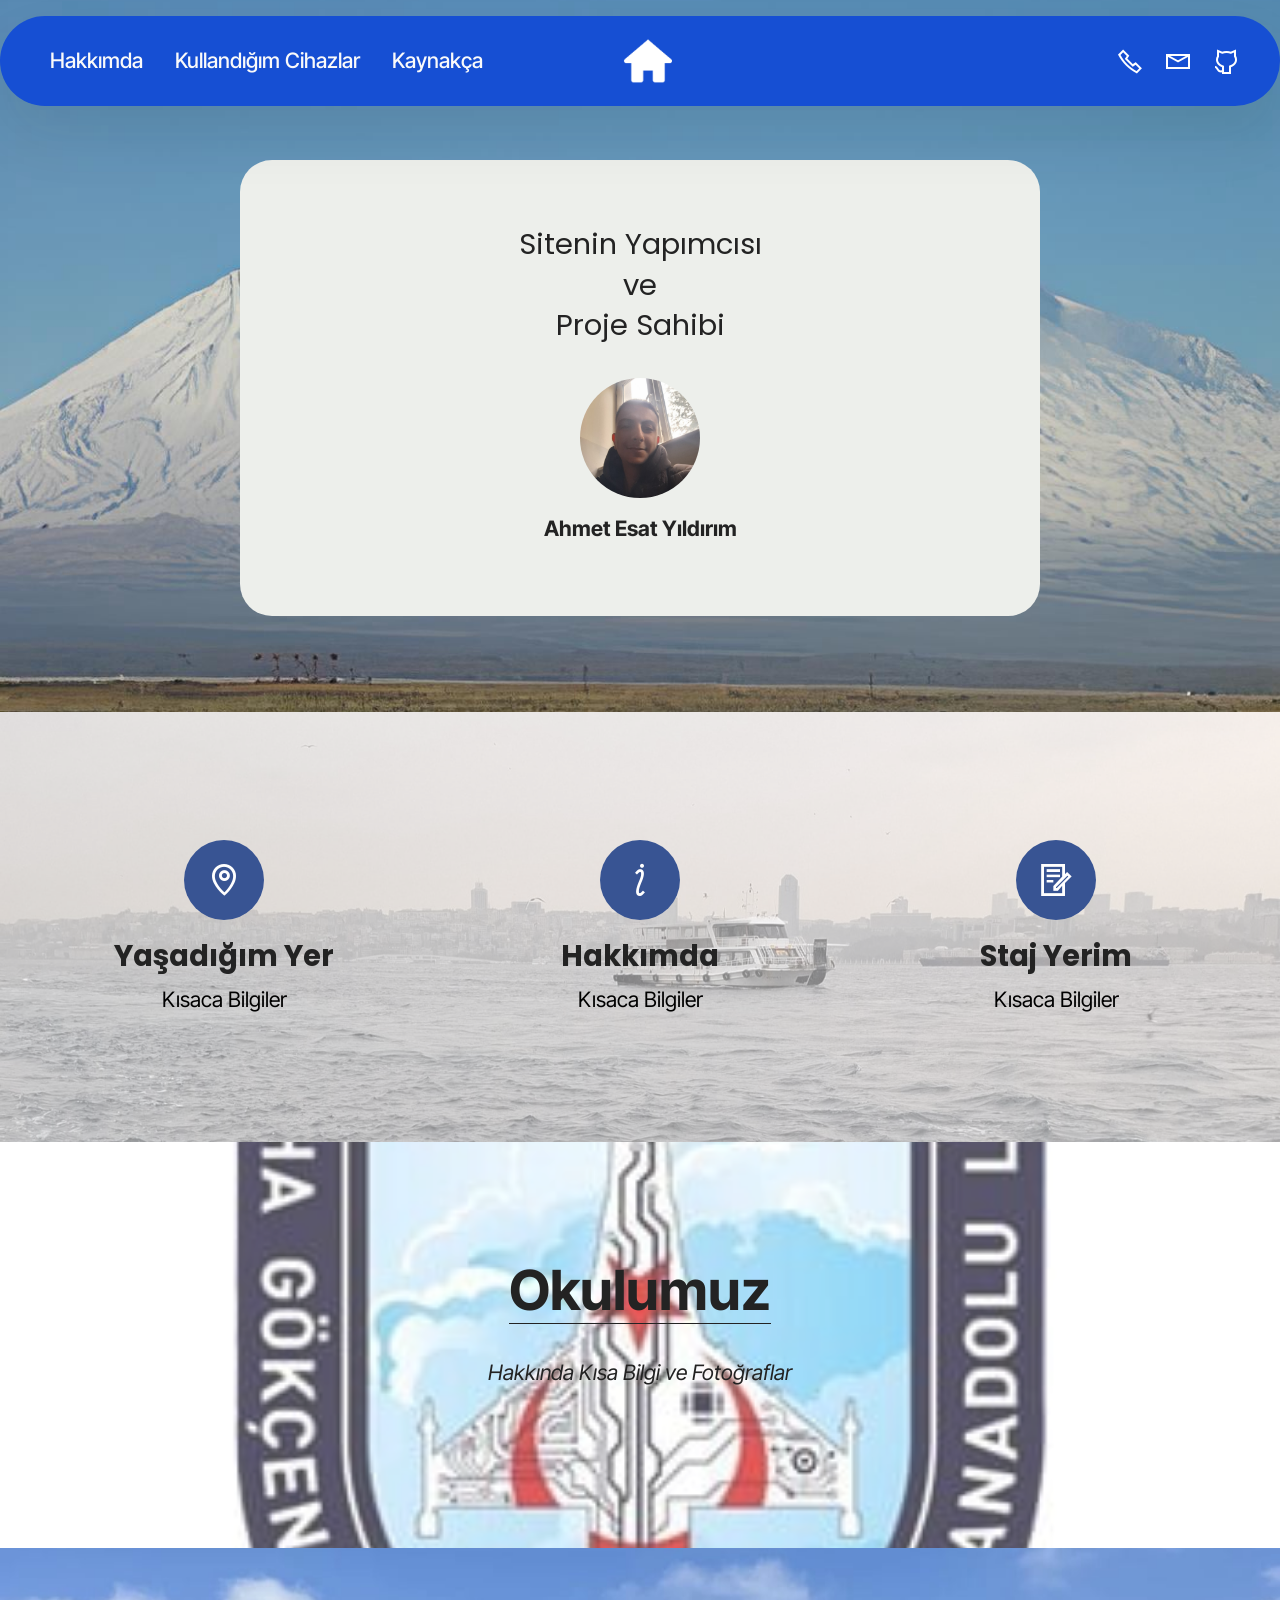
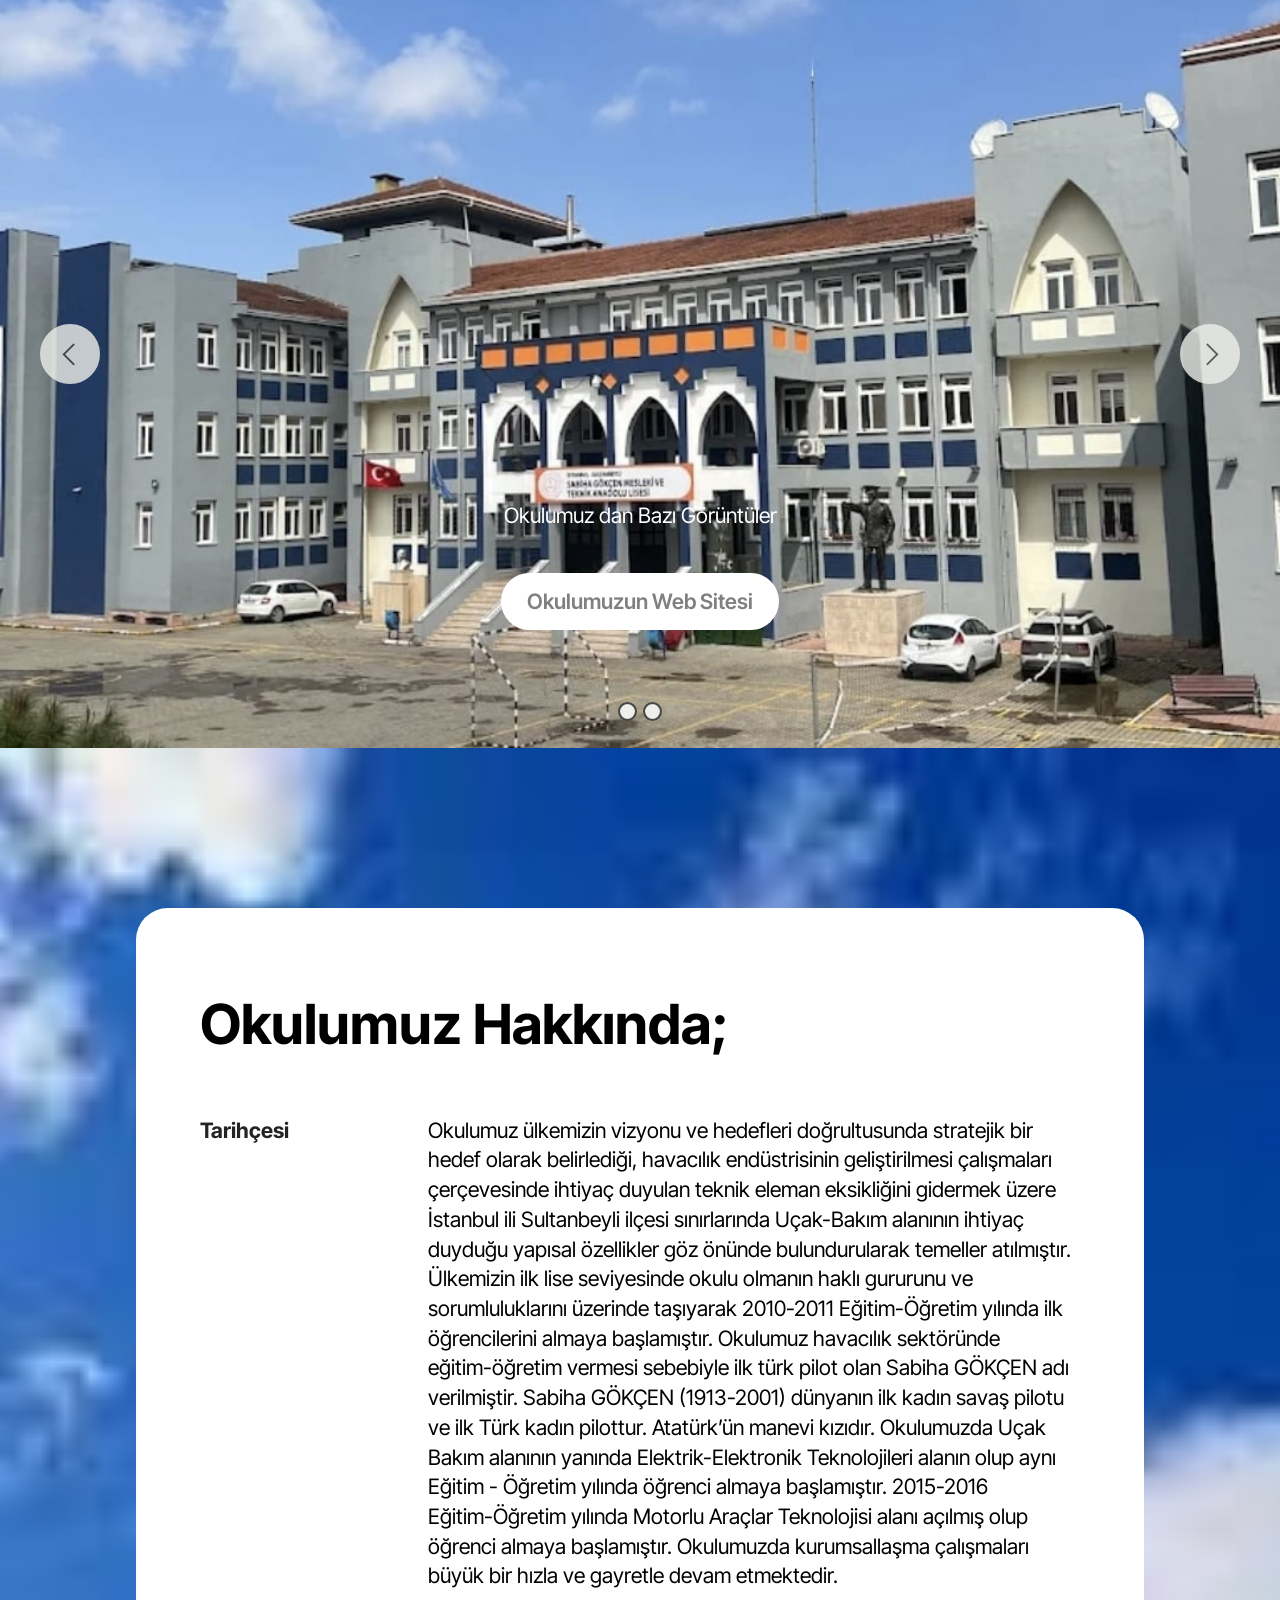
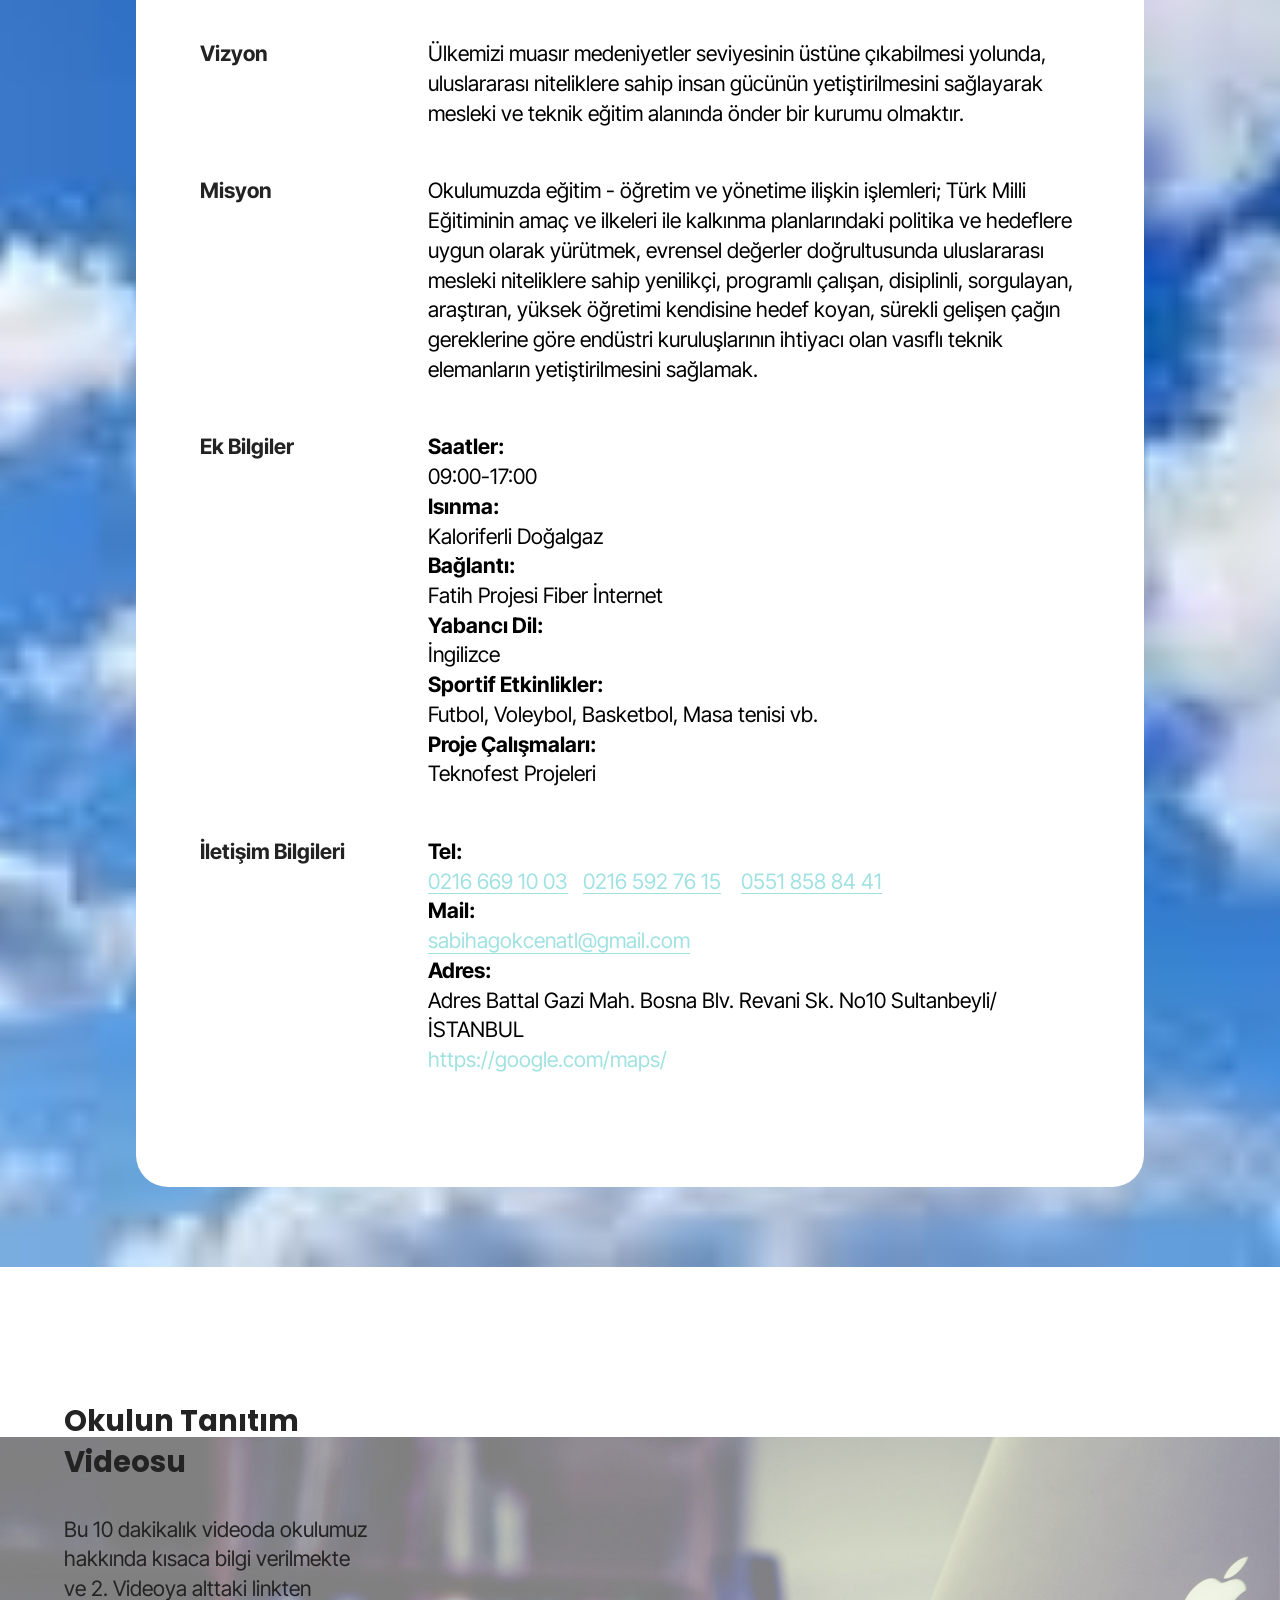
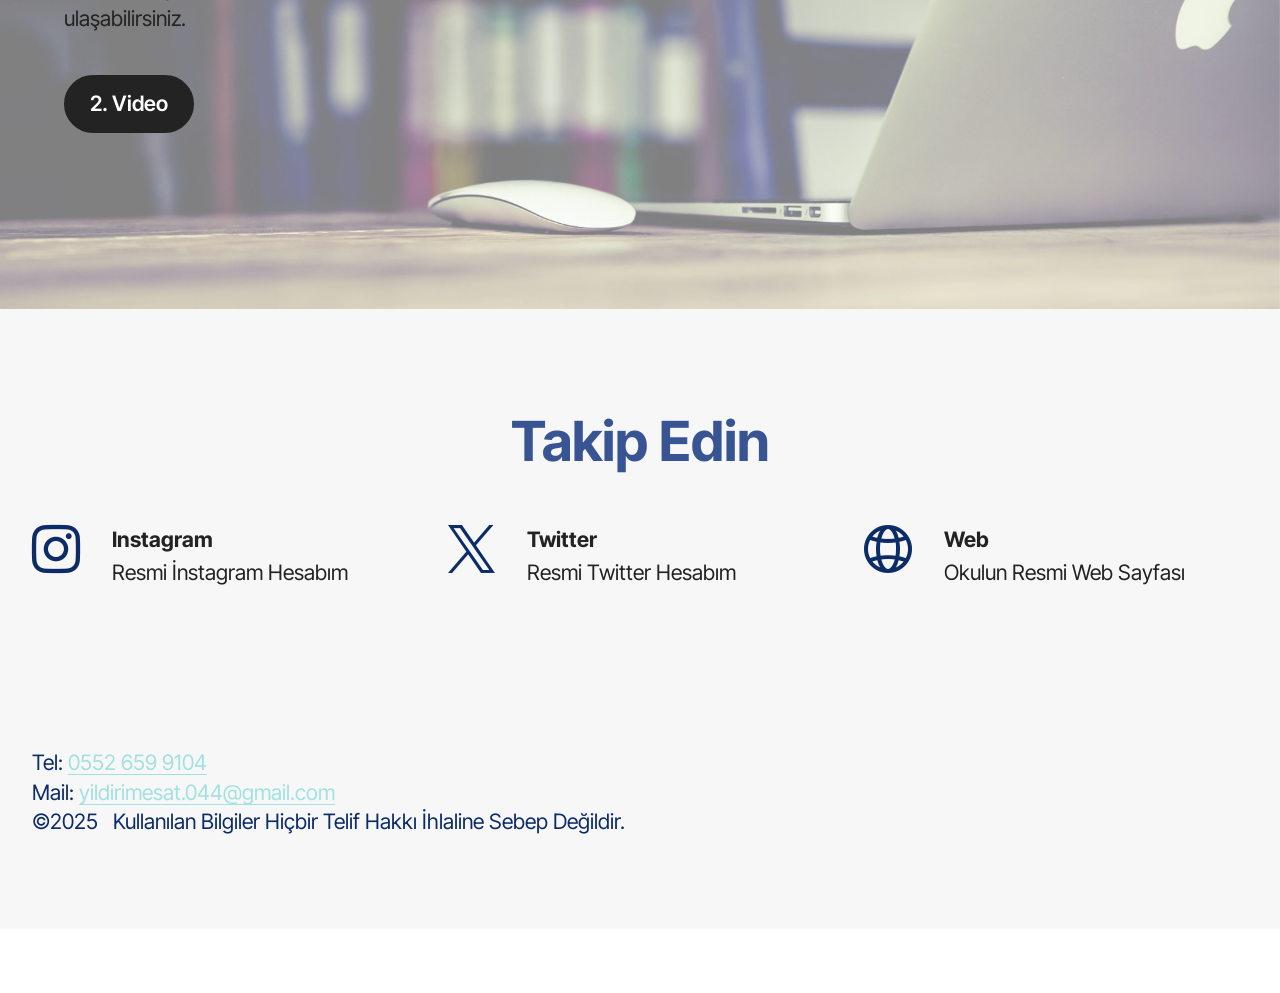
<file: index.html>
<!DOCTYPE html>
<html  >
<head>
  <!-- Site made with Mobirise Website Builder v6.1.12, https://mobirise.com -->
  <meta charset="UTF-8">
  <meta http-equiv="X-UA-Compatible" content="IE=edge">
  <meta name="generator" content="Mobirise v6.1.12, mobirise.com">
  <meta name="viewport" content="width=device-width, initial-scale=1, minimum-scale=1">
  <link rel="shortcut icon" href="assets/images/nicepng-home-logo-png-1153942-128x115.png" type="image/x-icon">
  <meta name="description" content="Sabiha Gökçen Mesleki ve Teknik Anadolu Lisesi,  Öğrenci Projesi">
  
  
  <title>Proje Ödevi</title>
  <link rel="stylesheet" href="assets/web/assets/mobirise-icons2/mobirise2.css">
  <link rel="stylesheet" href="assets/bootstrap/css/bootstrap.min.css">
  <link rel="stylesheet" href="assets/parallax/jarallax.css">
  <link rel="stylesheet" href="assets/animatecss/animate.css">
  <link rel="stylesheet" href="assets/dropdown/css/style.css">
  <link rel="stylesheet" href="assets/socicon/css/styles.css">
  <link rel="stylesheet" href="assets/theme/css/style.css">
  <link rel="preload" href="https://fonts.googleapis.com/css?family=Inter+Tight:100,200,300,400,500,600,700,800,900,100i,200i,300i,400i,500i,600i,700i,800i,900i&display=swap" as="style" onload="this.onload=null;this.rel='stylesheet'">
  <noscript><link rel="stylesheet" href="https://fonts.googleapis.com/css?family=Inter+Tight:100,200,300,400,500,600,700,800,900,100i,200i,300i,400i,500i,600i,700i,800i,900i&display=swap"></noscript>
  <link rel="preload" href="https://fonts.googleapis.com/css?family=Poppins:100,100i,200,200i,300,300i,400,400i,500,500i,600,600i,700,700i,800,800i,900,900i&display=swap" as="style" onload="this.onload=null;this.rel='stylesheet'">
  <noscript><link rel="stylesheet" href="https://fonts.googleapis.com/css?family=Poppins:100,100i,200,200i,300,300i,400,400i,500,500i,600,600i,700,700i,800,800i,900,900i&display=swap"></noscript>
  <link rel="preload" as="style" href="assets/mobirise/css/mbr-additional.css?v=3oSAGf"><link rel="stylesheet" href="assets/mobirise/css/mbr-additional.css?v=3oSAGf" type="text/css">

  
  
  
</head>
<body>
  
  <section data-bs-version="5.1" class="menu menu3 cid-v60eEtLkVK" once="menu" id="menu03-2c">
	

	<nav class="navbar navbar-dropdown navbar-fixed-top navbar-expand-lg">
		<div class="container">
			<div class="navbar-brand">
				<span class="navbar-logo">
					<a href="index.html">
						<img src="assets/images/nicepng-home-logo-png-1153942-128x115.png" alt="Ana Sayfa" style="height: 2.7rem;">
					</a>
				</span>
				
			</div>
			<button class="navbar-toggler" type="button" data-toggle="collapse" data-bs-toggle="collapse" data-target="#navbarSupportedContent" data-bs-target="#navbarSupportedContent" aria-controls="navbarNavAltMarkup" aria-expanded="false" aria-label="Toggle navigation">
				<div class="hamburger">
					<span></span>
					<span></span>
					<span></span>
					<span></span>
				</div>
			</button>
			<div class="collapse navbar-collapse" id="navbarSupportedContent">
				<ul class="navbar-nav nav-dropdown nav-right" data-app-modern-menu="true"><li class="nav-item">
						<a class="nav-link link text-white text-primary display-4" href="hakkimda.html">Hakkımda</a>
					</li>
					<li class="nav-item">
						<a class="nav-link link show text-white text-primary display-4" href="cihazlarim.html" aria-expanded="false">Kullandığım Cihazlar</a>
					</li>
					<li class="nav-item">
						<a class="nav-link link text-white text-primary display-4" href="kaynakca.html">Kaynakça</a>
					</li></ul>
				<div class="icons-menu">
					<a class="iconfont-wrapper" href="tel:0552 659 9104">
						<span class="p-2 mbr-iconfont mobi-mbri-phone mobi-mbri"></span>
					</a>
					<a class="iconfont-wrapper" href="mailto:yildirimesat.044@gmail.com">
						<span class="p-2 mbr-iconfont mobi-mbri-letter mobi-mbri"></span>
					</a>
					<a class="iconfont-wrapper" href="https://github.com/Y1LD1R1M04" target="_blank">
						<span class="p-2 mbr-iconfont mobi-mbri-github mobi-mbri"></span>
					</a>
					
				</div>
				
			</div>
		</div>
	</nav>
</section>

<section data-bs-version="5.1" class="people06 cid-v5URXHhJgf" id="people06-1m">   
    

    
    
    <div class="container">
        <div class="row justify-content-center">
            <div class="card col-12 col-md-12 col-lg-8">
                <div class="card-wrapper">
                    <div class="card-box align-center">
                        <p class="card-text mbr-fonts-style display-5">Sitenin Yapımcısı<br>ve<br>Proje Sahibi</p>
                        <div class="img-wrapper mt-4 justify-content-center">
                            <img src="assets/images/20251118-160940-804x1072.jpg" alt="" data-slide-to="0" data-bs-slide-to="0">
                        </div>
                        <p class="card-title mbr-fonts-style mt-3 display-7"><strong>Ahmet Esat Yıldırım</strong></p>
                    </div>
                </div>
            </div>
        </div>
    </div>
</section>

<section data-bs-version="5.1" class="features10 cid-v5V85kOD2W" id="features010-1r">
  

  
  <div class="mbr-overlay" style="opacity: 0.5; background-color: rgb(255, 255, 255);"></div>
  <div class="container">
    
    <div class="row">
      <div class="item features-without-image col-12 col-md-6 col-lg-4 active">
        <div class="item-wrapper">
          <div class="card-box align-left">
            <div class="iconfont-wrapper mb-3">
              <a href="yasadigim_yer.html"><span class="mbr-iconfont mobi-mbri-map-pin mobi-mbri" style="color: rgb(255, 255, 255); fill: rgb(255, 255, 255);"></span></a>
            </div>
            <h5 class="card-title mbr-fonts-style display-5"><strong>Yaşadığım Yer</strong></h5>
            <p class="card-text mbr-fonts-style mb-3 display-7">Kısaca Bilgiler</p>
            
          </div>
        </div>
      </div><div class="item features-without-image col-12 col-md-6 col-lg-4">
        <div class="item-wrapper">
          <div class="card-box align-left">
            <div class="iconfont-wrapper mb-3">
              <a href="hakkimda.html"><span class="mbr-iconfont mobi-mbri-italic mobi-mbri"></span></a>
            </div>
            <h5 class="card-title mbr-fonts-style display-5"><strong>Hakkımda</strong></h5>
            <p class="card-text mbr-fonts-style mb-3 display-7">Kısaca Bilgiler</p>
            
          </div>
        </div>
      </div>
      
      <div class="item features-without-image col-12 col-md-6 col-lg-4">
        <div class="item-wrapper">
          <div class="card-box align-left">
            <div class="iconfont-wrapper mb-3">
              <a href="staj_yerim.html"><span class="mbr-iconfont mobi-mbri-contact-form mobi-mbri"></span></a>
            </div>
            <h5 class="card-title mbr-fonts-style display-5"><strong>Staj Yerim</strong></h5>
            <p class="card-text mbr-fonts-style mb-3 display-7">Kısaca Bilgiler</p>
            
          </div>
        </div>
      </div>
    </div>
  </div>
</section>

<section data-bs-version="5.1" class="social02 cid-v61rcz4grK" id="social02-2t">
	

	
	<div class="mbr-overlay" style="opacity: 0.3; background-color: rgb(255, 255, 255);"></div>
	<div class="container">
		<div class="row justify-content-center">
			<div class="col-12 content-head">
				<div class="mb-5">
					<h5 class="mbr-section-title mbr-fonts-style align-center mb-0 display-2"><a href="index.html#list04-3d" class="text-black text-primary"><strong>Okulumuz</strong></a></h5>
					<h6 class="mbr-section-subtitle mbr-fonts-style align-center mb-0 mt-4 display-7"><em>Hakkında Kısa Bilgi ve Fotoğraflar</em></h6>
				</div>
			</div>
		</div>
		<div class="row">
			
			
			
			
			
			<div class="item features-without-image col-12 col-md-6 col-lg-4 active">
				<div class="item-wrapper">
					
					<div class="card-box">
						
						
					</div>
				</div>
			</div>
		</div>
	</div>
</section>

<section data-bs-version="5.1" class="slider3 cid-v5UXB6yUlW" id="slider03-1o">
    
    <div class="carousel slide carousel-fade" id="viytrUPZO6" data-ride="carousel" data-bs-ride="carousel" data-interval="5000" data-bs-interval="5000">
        <ol class="carousel-indicators">
            <li data-slide-to="0" data-bs-slide-to="0" class="active" data-target="#viytrUPZO6" data-bs-target="#viytrUPZO6"></li><li data-slide-to="1" data-bs-slide-to="1" class="" data-target="#viytrUPZO6" data-bs-target="#viytrUPZO6"></li>
            
            
        </ol>
        <div class="carousel-inner">
            <div class="carousel-item slider-image item active">
                <div class="item-wrapper">
                    <img class="d-block w-100" src="assets/images/screenshot-20251220-142203-google-1080x1441.jpg" alt="Mobirise Website Builder" data-slide-to="2" data-bs-slide-to="2">
                    
                    <div class="carousel-caption">
                        
                        <p class="mbr-section-text mbr-fonts-style mb-4 display-7">Okulumuz dan Bazı Görüntüler</p>
                        <div class="mbr-section-btn mb-5"><a class="btn btn-danger display-7" href="https://isgokcen.meb.k12.tr/" target="_blank">Okulumuzun Web Sitesi</a></div>     
                    </div>
                </div>
            </div><div class="carousel-item slider-image item">
                <div class="item-wrapper">
                    <img class="d-block w-100" src="assets/images/screenshot-20251220-142223-google-1078x805.jpg" alt="Mobirise Website Builder" data-slide-to="3" data-bs-slide-to="3">
                    
                    <div class="carousel-caption">
                        
                        <p class="mbr-section-text mbr-fonts-style mb-4 display-7">Okulumuz dan Bazı Görüntüler</p>
                        <div class="mbr-section-btn mb-5"><a class="btn btn-danger display-7" href="https://isgokcen.meb.k12.tr/" target="_blank">Okulumuzun Web Sitesi<br></a></div>     
                    </div>
                </div>
            </div>
            
            
        </div>
        <a class="carousel-control carousel-control-prev" role="button" data-slide="prev" data-bs-slide="prev" href="#viytrUPZO6">
            <span class="mobi-mbri mobi-mbri-arrow-prev" aria-hidden="true"></span>
            <span class="sr-only visually-hidden">Previous</span>
        </a>
        <a class="carousel-control carousel-control-next" role="button" data-slide="next" data-bs-slide="next" href="#viytrUPZO6">
            <span class="mobi-mbri mobi-mbri-arrow-next" aria-hidden="true"></span>
            <span class="sr-only visually-hidden">Next</span>
        </a>
    </div>
</section>

<section data-bs-version="5.1" class="list04 cid-v8yyzLyJe1" id="list04-3d">
  

  
  
  <div class="container">
    <div class="row justify-content-center">
      <div class="card col-md-12 col-lg-10">
        <div class="card-wrapper">
          <div class="row justify-content-center">
            <div class="col-12 mb-5 content-head">
              <h3 class="card-title mbr-fonts-style mbr-white mt-3 display-2"><strong>Okulumuz Hakkında;</strong></h3>
              
            </div>
          </div>

          <div class="row justify-content-left item features-without-image mt-0 mb-5 active">
            <div class="col-12 col-md-12 col-lg-3">
              <h5 class="mbr-card-title mbr-fonts-style mt-0 mb-3 display-7"><strong>Tarihçesi</strong></h5>
            </div>
            <div class="col-md-12 col-lg item-wrapper">
              <p class="mbr-text mbr-fonts-style mt-0 mb-0 display-7">Okulumuz ülkemizin vizyonu ve hedefleri doğrultusunda stratejik bir hedef olarak belirlediği, havacılık endüstrisinin geliştirilmesi çalışmaları çerçevesinde ihtiyaç duyulan teknik eleman eksikliğini gidermek üzere İstanbul ili Sultanbeyli ilçesi sınırlarında Uçak-Bakım alanının ihtiyaç duyduğu yapısal özellikler göz önünde bulundurularak temeller atılmıştır. Ülkemizin ilk lise seviyesinde okulu olmanın haklı gururunu ve sorumluluklarını üzerinde taşıyarak 2010-2011 Eğitim-Öğretim yılında ilk öğrencilerini almaya başlamıştır. Okulumuz havacılık sektöründe eğitim-öğretim vermesi sebebiyle ilk türk pilot olan Sabiha GÖKÇEN adı verilmiştir. Sabiha GÖKÇEN (1913-2001) dünyanın ilk kadın savaş pilotu ve ilk Türk kadın pilottur. Atatürk’ün manevi kızıdır. Okulumuzda Uçak Bakım alanının yanında Elektrik-Elektronik Teknolojileri alanın olup aynı Eğitim - Öğretim yılında öğrenci almaya başlamıştır. 2015-2016 Eğitim-Öğretim yılında Motorlu Araçlar Teknolojisi alanı açılmış olup öğrenci almaya başlamıştır. Okulumuzda kurumsallaşma çalışmaları büyük bir hızla ve gayretle devam etmektedir.</p>
            </div>
          </div>
          <div class="row justify-content-left item features-without-image mt-0 mb-5">
            <div class="col-12 col-md-12 col-lg-3">
              <h5 class="mbr-card-title mbr-fonts-style mt-0 mb-3 display-7"><strong>Vizyon</strong></h5>
            </div>
            <div class="col-md-12 col-lg item-wrapper">
              <p class="mbr-text mbr-fonts-style mt-0 mb-0 display-7">Ülkemizi muasır medeniyetler seviyesinin üstüne çıkabilmesi yolunda, uluslararası niteliklere sahip insan gücünün yetiştirilmesini sağlayarak mesleki ve teknik eğitim alanında önder bir kurumu olmaktır.&nbsp;</p>
            </div>
          </div>
          <div class="row justify-content-left item features-without-image mt-0 mb-5">

            <div class="col-12 col-md-12 col-lg-3 ">
              <h5 class="mbr-card-title mbr-fonts-style mt-0 mb-3 display-7"><strong>Misyon</strong></h5>
            </div>
            <div class="col-md-12 col-lg">
              <p class="mbr-text mbr-fonts-style mt-0 mb-0 item-wrapper display-7">Okulumuzda eğitim - öğretim ve yönetime ilişkin işlemleri; Türk Milli Eğitiminin amaç ve ilkeleri ile kalkınma planlarındaki politika ve hedeflere uygun olarak yürütmek, evrensel değerler doğrultusunda uluslararası mesleki niteliklere sahip yenilikçi, programlı çalışan, disiplinli, sorgulayan, araştıran, yüksek öğretimi kendisine hedef koyan, sürekli gelişen çağın gereklerine göre endüstri kuruluşlarının ihtiyacı olan vasıflı teknik elemanların yetiştirilmesini sağlamak.</p>
            </div>
          </div><div class="row justify-content-left item features-without-image mt-0 mb-5">

            <div class="col-12 col-md-12 col-lg-3 ">
              <h5 class="mbr-card-title mbr-fonts-style mt-0 mb-3 display-7"><strong>Ek Bilgiler</strong></h5>
            </div>
            <div class="col-md-12 col-lg">
              <p class="mbr-text mbr-fonts-style mt-0 mb-0 item-wrapper display-7"><strong>Saatler:
</strong><br>09:00-17:00
<br><strong>Isınma:
</strong><br>Kaloriferli Doğalgaz
<br><strong>Bağlantı:
</strong><br>Fatih Projesi Fiber İnternet
<br><strong>Yabancı Dil:
</strong><br>İngilizce
<br><strong>Sportif Etkinlikler:
</strong><br>Futbol, Voleybol, Basketbol, Masa tenisi vb.
<br><strong>Proje Çalışmaları:
</strong><br>Teknofest Projeleri</p>
            </div>
          </div><div class="row justify-content-left item features-without-image mt-0 mb-5">

            <div class="col-12 col-md-12 col-lg-3 ">
              <h5 class="mbr-card-title mbr-fonts-style mt-0 mb-3 display-7"><strong>İletişim Bilgileri</strong></h5>
            </div>
            <div class="col-md-12 col-lg">
              <p class="mbr-text mbr-fonts-style mt-0 mb-0 item-wrapper display-7"><strong>Tel:
</strong><br><a href="tel:0216 669 10 03" class="text-warning">0216 669 10 03</a>&nbsp; &nbsp;<a href="tel:0216 592 76 15" class="text-warning">0216 592 76 15</a>&nbsp; &nbsp; <a href="tel:0551 858 84 41" class="text-warning">0551 858 84 41</a>
<br><strong>Mail:
</strong><br><a href="mailto:sabihagokcenatl@gmail.com" class="text-warning">sabihagokcenatl@gmail.com</a>
<br><strong>Adres:
</strong><br>Adres Battal Gazi Mah. Bosna Blv. Revani Sk. No10 Sultanbeyli/İSTANBUL
<br><a href="https://maps.app.goo.gl/eSedP8iVjd4iM2Kd9" class="text-warning" target="_blank">https://google.com/maps/</a></p>
            </div>
          </div>


        </div>
      </div>
    </div>
  </div>
</section>

<section data-bs-version="5.1" class="header4 cid-v5V4zJPnz8 mbr-parallax-background" id="header04-1p">
	

	
	<div class="mbr-overlay" style="opacity: 0.5; background-color: rgb(255, 255, 255);"></div>

	<div class="container-fluid">
		<div class="row justify-content-center">
			<div class="col-12 col-md">
				<div class="text-wrapper">
					<h2 class="mbr-section-title mb-4 mbr-fonts-style display-5"><strong>Okulun Tanıtım Videosu</strong></h2>
					<p class="mbr-text mb-4 mbr-fonts-style display-7">Bu 10 dakikalık videoda okulumuz hakkında kısaca bilgi verilmekte<br>ve 2. Videoya alttaki linkten ulaşabilirsiniz.</p>
					<div class="mbr-section-btn mb-4"><a class="btn btn-black display-7" href="https://youtu.be/_KXR2qL8lR0?si=r4db2Cr36ZC6tC9y" target="_blank">2. Video</a></div>
				</div>
			</div>
			<div class="mbr-figure col-12 col-md-8"><iframe class="mbr-embedded-video" src="https://www.youtube.com/embed/2vj8rqf4ywo?rel=0&amp;amp;&amp;showinfo=0&amp;autoplay=0&amp;loop=0" width="1280" height="720" frameborder="0" allowfullscreen></iframe></div>
		</div>
	</div>
</section>

<section data-bs-version="5.1" class="social02 cid-v61va8UZIq" id="social02-2y">
	

	
	
	<div class="container">
		<div class="row justify-content-center">
			<div class="col-12 content-head">
				<div class="mb-5">
					<h5 class="mbr-section-title mbr-fonts-style align-center mb-0 display-2"><strong>Takip Edin</strong></h5>
					
				</div>
			</div>
		</div>
		<div class="row">
			
			
			<div class="item features-without-image col-12 col-md-6 col-lg-4 active">
				<div class="item-wrapper">
					<a href="https://www.instagram.com/esatde.senbana" target="_blank"><span class="mbr-iconfont m-auto socicon-instagram socicon" style="color: rgb(12, 44, 104); fill: rgb(12, 44, 104);"></span></a>
					<div class="card-box">
						<h4 class="card-title mbr-fonts-style mb-1 display-7">
							<strong>Instagram</strong>
						</h4>
						<h5 class="card-text mbr-fonts-style display-7">Resmi İnstagram Hesabım</h5>
					</div>
				</div>
			</div><div class="item features-without-image col-12 col-md-6 col-lg-4">
				<div class="item-wrapper">
					<a href="https://x.com/AhmetEsatYldrm3" target="_blank"><span class="mbr-iconfont m-auto socicon-twitter socicon" style="color: rgb(12, 44, 104); fill: rgb(12, 44, 104);"></span></a>
					<div class="card-box">
						<h4 class="card-title mbr-fonts-style mb-1 display-7">
							<strong>Twitter</strong></h4>
						<h5 class="card-text mbr-fonts-style display-7">Resmi Twitter Hesabım</h5>
					</div>
				</div>
			</div><div class="item features-without-image col-12 col-md-6 col-lg-4">
				<div class="item-wrapper">
					<a href="https://isgokcen.meb.k12.tr/" target="_blank"><span class="mbr-iconfont m-auto mobi-mbri-globe-2 mobi-mbri" style="color: rgb(12, 44, 104); fill: rgb(12, 44, 104);"></span></a>
					<div class="card-box">
						<h4 class="card-title mbr-fonts-style mb-1 display-7"><strong>Web</strong></h4>
						<h5 class="card-text mbr-fonts-style display-7">Okulun Resmi Web Sayfası</h5>
					</div>
				</div>
			</div>
			
			
			
		</div>
	</div>
</section>

<section data-bs-version="5.1" class="footer4 cid-v5VfUCC0qs" once="footers" id="footer04-1u">

    

    

    <div class="container">
        <div class="media-container-row align-center mbr-white">
            <div class="col-12">
                <p class="mbr-text mb-0 mbr-fonts-style display-7">Tel: <a href="tel:0552 659 9104" class="text-warning">0552 659 9104</a><br>Mail: <a href="mailto:yildirimesat.044@gmail.com" class="text-warning">yildirimesat.044@gmail.com</a><br>©2025&nbsp; &nbsp;Kullanılan Bilgiler Hiçbir Telif Hakkı İhlaline Sebep Değildir.<br><br><br></p>
            </div>
        </div>
    </div>
</section><section class="display-7" style="padding: 0;align-items: center;justify-content: center;flex-wrap: wrap;    align-content: center;display: flex;position: relative;height: 4rem;"><a href="https://mobiri.se/4386858" style="flex: 1 1;height: 4rem;position: absolute;width: 100%;z-index: 1;"><img alt="" style="height: 4rem;" src="[data-uri]"></a><p style="margin: 0;text-align: center;" class="display-7">&#8204;</p><a style="z-index:1" href="https://mobirise.com/offline-website-builder.html">Offline Website Creator</a></section><script src="assets/bootstrap/js/bootstrap.bundle.min.js"></script>  <script src="assets/parallax/jarallax.js"></script>  <script src="assets/smoothscroll/smooth-scroll.js"></script>  <script src="assets/ytplayer/index.js"></script>  <script src="assets/dropdown/js/navbar-dropdown.js"></script>  <script src="assets/theme/js/script.js"></script>  
  
  
  <input name="animation" type="hidden">
  </body>
</html>
</file>
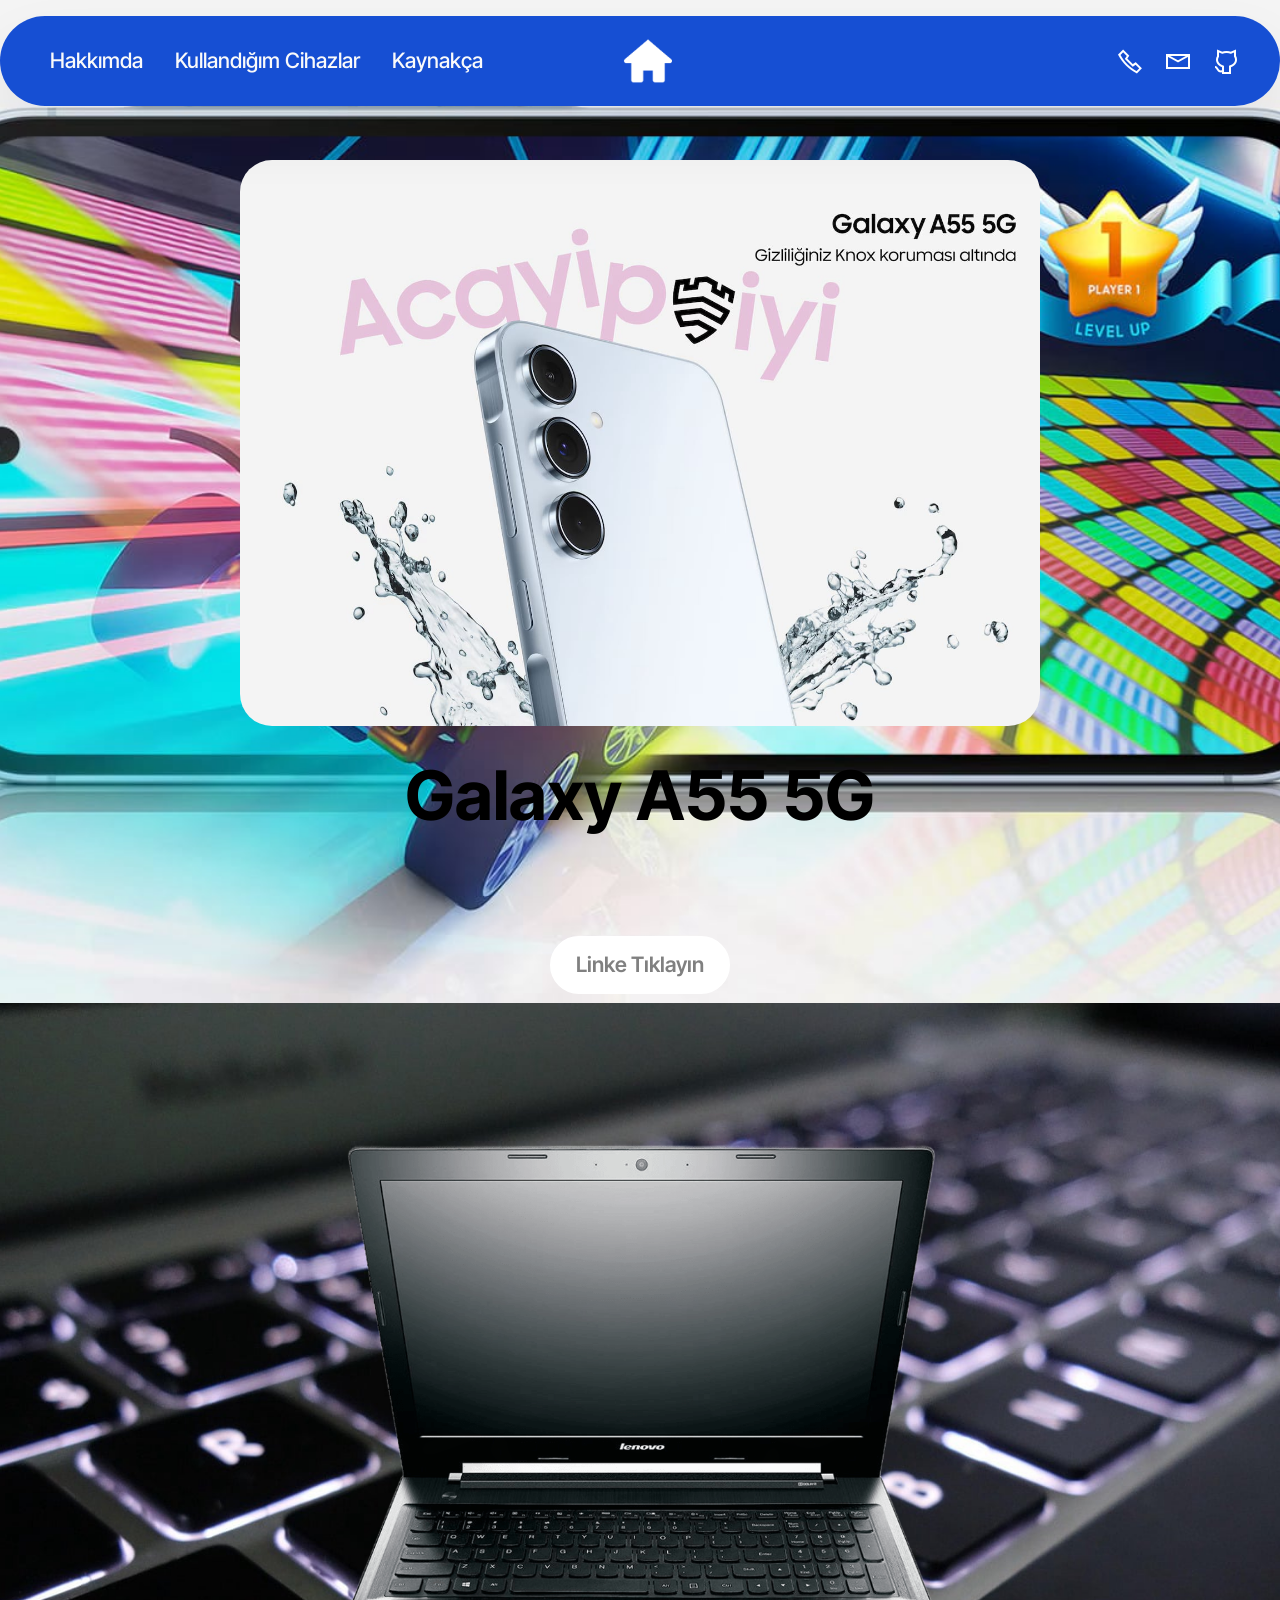
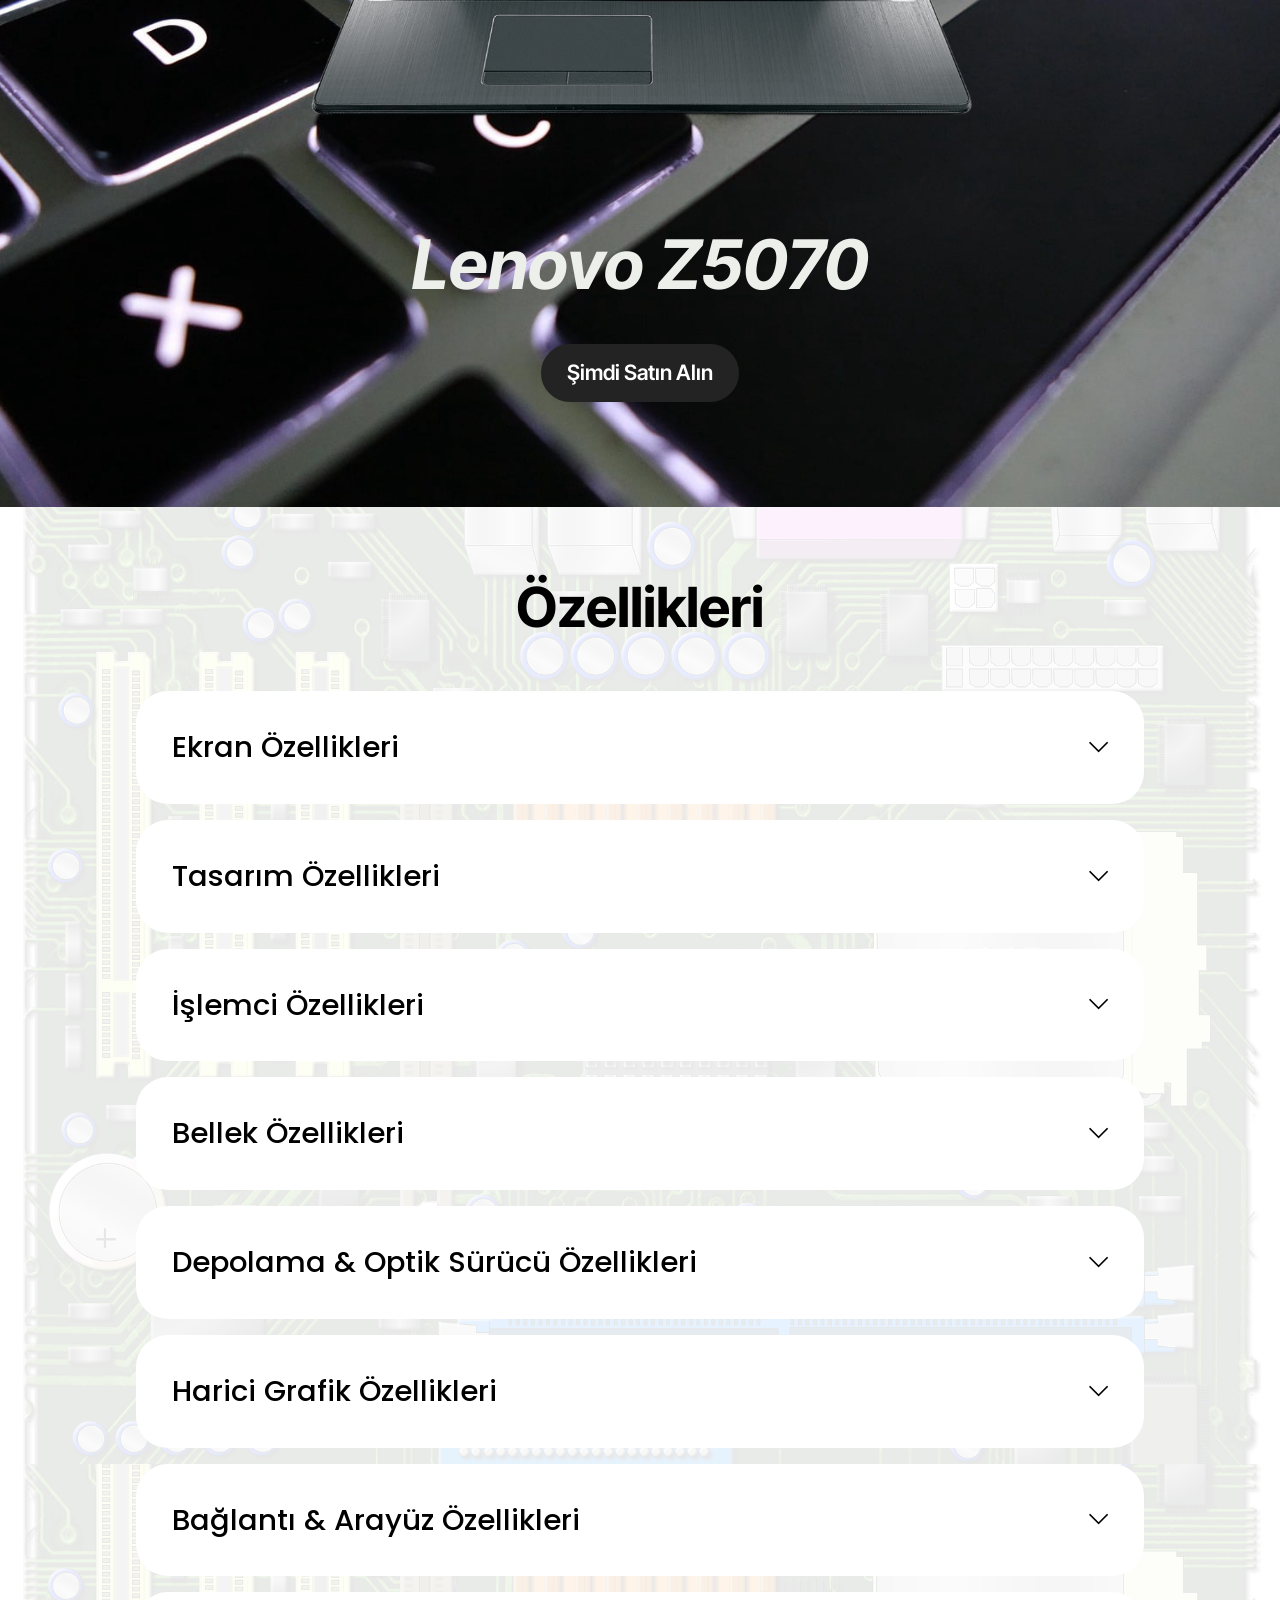
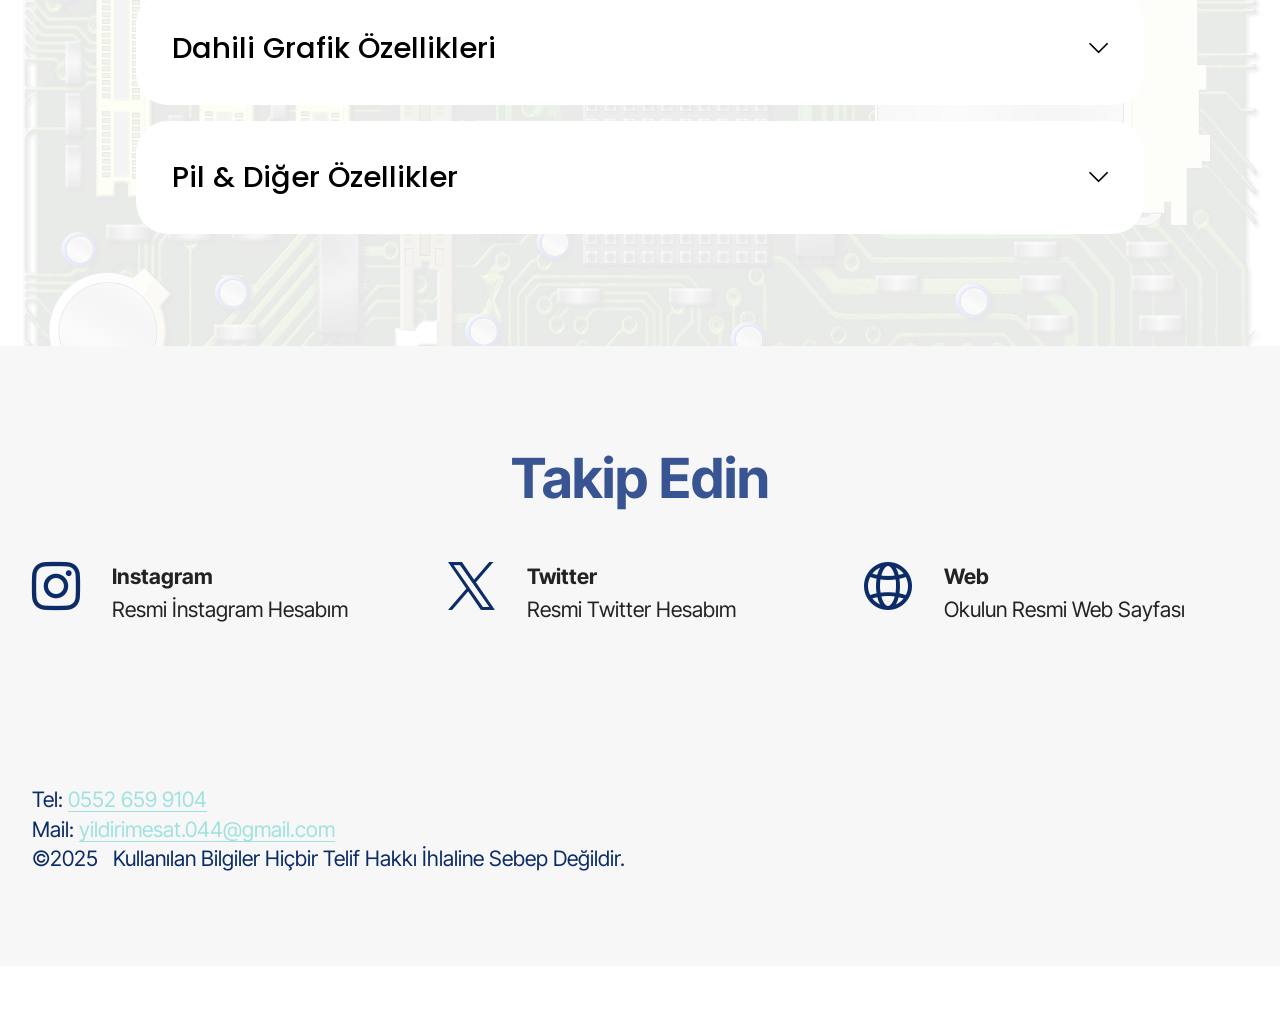
<file: cihazlarim.html>
<!DOCTYPE html>
<html  >
<head>
  <!-- Site made with Mobirise Website Builder v6.1.12, https://mobirise.com -->
  <meta charset="UTF-8">
  <meta http-equiv="X-UA-Compatible" content="IE=edge">
  <meta name="generator" content="Mobirise v6.1.12, mobirise.com">
  <meta name="viewport" content="width=device-width, initial-scale=1, minimum-scale=1">
  <link rel="shortcut icon" href="assets/images/nicepng-home-logo-png-1153942-128x115.png" type="image/x-icon">
  <meta name="description" content="Cihazlarım ve Daha Fazlası İçin">
  
  
  <title>Cihazlarım</title>
  <link rel="stylesheet" href="assets/web/assets/mobirise-icons2/mobirise2.css">
  <link rel="stylesheet" href="assets/bootstrap/css/bootstrap.min.css">
  <link rel="stylesheet" href="assets/animatecss/animate.css">
  <link rel="stylesheet" href="assets/dropdown/css/style.css">
  <link rel="stylesheet" href="assets/socicon/css/styles.css">
  <link rel="stylesheet" href="assets/theme/css/style.css">
  <link rel="preload" href="https://fonts.googleapis.com/css?family=Inter+Tight:100,200,300,400,500,600,700,800,900,100i,200i,300i,400i,500i,600i,700i,800i,900i&display=swap" as="style" onload="this.onload=null;this.rel='stylesheet'">
  <noscript><link rel="stylesheet" href="https://fonts.googleapis.com/css?family=Inter+Tight:100,200,300,400,500,600,700,800,900,100i,200i,300i,400i,500i,600i,700i,800i,900i&display=swap"></noscript>
  <link rel="preload" href="https://fonts.googleapis.com/css?family=Poppins:100,100i,200,200i,300,300i,400,400i,500,500i,600,600i,700,700i,800,800i,900,900i&display=swap" as="style" onload="this.onload=null;this.rel='stylesheet'">
  <noscript><link rel="stylesheet" href="https://fonts.googleapis.com/css?family=Poppins:100,100i,200,200i,300,300i,400,400i,500,500i,600,600i,700,700i,800,800i,900,900i&display=swap"></noscript>
  <link rel="preload" as="style" href="assets/mobirise/css/mbr-additional.css?v=g9vccj"><link rel="stylesheet" href="assets/mobirise/css/mbr-additional.css?v=g9vccj" type="text/css">

  
  
  
</head>
<body>
  
  <section data-bs-version="5.1" class="menu menu3 cid-v60eEtLkVK" once="menu" id="menu03-2d">
	

	<nav class="navbar navbar-dropdown navbar-fixed-top navbar-expand-lg">
		<div class="container">
			<div class="navbar-brand">
				<span class="navbar-logo">
					<a href="index.html">
						<img src="assets/images/nicepng-home-logo-png-1153942-128x115.png" alt="Ana Sayfa" style="height: 2.7rem;">
					</a>
				</span>
				
			</div>
			<button class="navbar-toggler" type="button" data-toggle="collapse" data-bs-toggle="collapse" data-target="#navbarSupportedContent" data-bs-target="#navbarSupportedContent" aria-controls="navbarNavAltMarkup" aria-expanded="false" aria-label="Toggle navigation">
				<div class="hamburger">
					<span></span>
					<span></span>
					<span></span>
					<span></span>
				</div>
			</button>
			<div class="collapse navbar-collapse" id="navbarSupportedContent">
				<ul class="navbar-nav nav-dropdown nav-right" data-app-modern-menu="true"><li class="nav-item">
						<a class="nav-link link text-white text-primary display-4" href="hakkimda.html">Hakkımda</a>
					</li>
					<li class="nav-item">
						<a class="nav-link link show text-white text-primary display-4" href="cihazlarim.html" aria-expanded="false">Kullandığım Cihazlar</a>
					</li>
					<li class="nav-item">
						<a class="nav-link link text-white text-primary display-4" href="kaynakca.html">Kaynakça</a>
					</li></ul>
				<div class="icons-menu">
					<a class="iconfont-wrapper" href="tel:0552 659 9104">
						<span class="p-2 mbr-iconfont mobi-mbri-phone mobi-mbri"></span>
					</a>
					<a class="iconfont-wrapper" href="mailto:yildirimesat.044@gmail.com">
						<span class="p-2 mbr-iconfont mobi-mbri-letter mobi-mbri"></span>
					</a>
					<a class="iconfont-wrapper" href="https://github.com/Y1LD1R1M04" target="_blank">
						<span class="p-2 mbr-iconfont mobi-mbri-github mobi-mbri"></span>
					</a>
					
				</div>
				
			</div>
		</div>
	</nav>
</section>

<section data-bs-version="5.1" class="header12 cid-v60HmVKvmb" id="header12-2p">
  
  

  <div class="text-center container">
    <div class="row mb-4 justify-content-center">
      <div class="col-12 col-md-8">
        <img class="w-100" src="assets/images/tr-feature-galaxy-a55-5g-sm-a556-540995140-1440x1018.jpg" alt="Samsung Galaxy A55">
      </div>
    </div>
    <div class="row justify-content-center">
      <div class="col-md-12 content-head">
        <h1 class="mbr-section-title mbr-fonts-style mb-4 display-1"><strong>Galaxy A55 5G</strong></h1>
        <p class="mbr-text mbr-fonts-style mb-4 display-7">Teknik Özelliklere ve Daha Fazlasına Ulaşmak İçin</p>
        <div class="mbr-section-btn mt-4"><a class="btn btn-danger display-7" href="https://www.samsung.com/tr/smartphones/galaxy-a/galaxy-a55-5g-awesome-navy-128gb-sm-a556ezkvtur/?srsltid=AfmBOoosr5ndm7juBTzvouAhznkZ7-ZozWso6YszSj9u_raUZ_DeoJ25" target="_blank">Linke Tıklayın</a></div>
      </div>
    </div>
  </div>
</section>

<section data-bs-version="5.1" class="header12 cid-v60n2cC0TM" id="header12-2l">
  
  

  <div class="text-center container">
    <div class="row mb-4 justify-content-center">
      <div class="col-12 col-md-7">
        <img class="w-100" src="assets/images/v2-74929-large-1000x1000.png" alt="Lenovo Z50-70">
      </div>
    </div>
    <div class="row justify-content-center">
      <div class="col-md-12 content-head">
        <h1 class="mbr-section-title mbr-fonts-style mb-4 display-1"><strong><em>Lenovo Z5070</em></strong></h1>
        
        <div class="mbr-section-btn mt-4"><a class="btn btn-black display-7" href="https://www.vatanbilgisayar.com/lenovo-z5070-core-i7-4510u-20ghz-8gb-1tbsshdd-156-4gb-w81-notebook.html" target="_blank">Şimdi Satın Alın</a></div>
      </div>
    </div>
  </div>
</section>

<section data-bs-version="5.1" class="list1 cid-v60oYRSLvY" id="list01-2m">	
    
	<div class="mbr-overlay" style="opacity: 0.9; background-color: rgb(255, 255, 255);"></div>
	<div class="container">
		<div class="row justify-content-center">
			<div class="col-12 col-md-12 col-lg-10 m-auto">
				<div class="content">
					<div class="row justify-content-center mb-5">
						<div class="col-12 content-head">
							<div class="mbr-section-head">
								<h4 class="mbr-section-title mbr-fonts-style align-center mb-0 display-2"><strong>Özellikleri</strong></h4>
								
							</div>
						</div>
					</div>
					<div id="bootstrap-accordion_28" class="panel-group accordionStyles accordion" role="tablist" aria-multiselectable="true">
						<div class="card">
							<div class="card-header" role="tab" id="headingOne">
								<a role="button" class="panel-title collapsed" data-toggle="collapse" data-bs-toggle="collapse" data-core="" href="#collapse1_28" aria-expanded="false" aria-controls="collapse1">
									<h6 class="panel-title-edit mbr-semibold mbr-fonts-style mb-0 display-5">Ekran Özellikleri</h6>
									<span class="sign mbr-iconfont mobi-mbri-arrow-down"></span>
								</a>
							</div>
							<div id="collapse1_28" class="panel-collapse noScroll collapse" role="tabpanel" aria-labelledby="headingOne" data-parent="#accordion" data-bs-parent="#bootstrap-accordion_28">
								<div class="panel-body">
									<p class="mbr-fonts-style panel-text display-7"><strong>Ekran Boyutu</strong><strong><br></strong>15.6 İnç
<br><strong>Ekran Çözünürlüğü</strong><strong><br></strong>1920 x 1080 Piksel
<br><strong>Ekran Çözünürlük Biçimi</strong><strong><br></strong>FHD
<br><strong>Panel Tipi</strong><strong><br></strong>TN (LED)
<br><strong>Ekran En Boy Oranı</strong><strong><br></strong>16:9</p>
								</div>
							</div>
						</div>
						<div class="card">
							<div class="card-header" role="tab" id="headingOne">
								<a role="button" class="panel-title collapsed" data-toggle="collapse" data-bs-toggle="collapse" data-core="" href="#collapse2_28" aria-expanded="false" aria-controls="collapse2">
									<h6 class="panel-title-edit mbr-semibold mbr-fonts-style mb-0 display-5">Tasarım Özellikleri</h6>
									<span class="sign mbr-iconfont mobi-mbri-arrow-down"></span>
								</a>
							</div>
							<div id="collapse2_28" class="panel-collapse noScroll collapse" role="tabpanel" aria-labelledby="headingOne" data-parent="#accordion" data-bs-parent="#bootstrap-accordion_28">
								<div class="panel-body">
									<p class="mbr-fonts-style panel-text display-7"><strong>Genişlik</strong><strong><br></strong>384 mm<br><strong>Ağırlık</strong><strong><br></strong>2.40 kg<br><strong>Derinlik</strong><strong><br></strong>265 mm<br><strong>Renk</strong><strong><br></strong>Siyah<br><strong>Kalınlık</strong><strong><br></strong>25.0 mm<br></p>
								</div>
							</div>
						</div>
						<div class="card">
							<div class="card-header" role="tab" id="headingOne">
								<a role="button" class="panel-title collapsed" data-toggle="collapse" data-bs-toggle="collapse" data-core="" href="#collapse3_28" aria-expanded="false" aria-controls="collapse3">
									<h6 class="panel-title-edit mbr-semibold mbr-fonts-style mb-0 display-5">İşlemci Özellikleri</h6>
									<span class="sign mbr-iconfont mobi-mbri-arrow-down"></span>
								</a>
							</div>
							<div id="collapse3_28" class="panel-collapse noScroll collapse" role="tabpanel" aria-labelledby="headingOne" data-parent="#accordion" data-bs-parent="#bootstrap-accordion_28">
								<div class="panel-body">
									<p class="mbr-fonts-style panel-text display-7"><strong>İşlemci Markası</strong><strong><br></strong>Intel<br><strong>Sanal Çekirdek</strong><strong><br></strong>4 Adet<br><strong>İşlemci Serisi</strong><strong><br></strong>Intel Core i7<br><strong>İşlemci Önbellek</strong><strong><br></strong>4 MB<br><strong>İşlemci Modeli</strong><strong><br></strong>Intel Core i7-4510U<br><strong>Transistör Mesafesi</strong><strong><br></strong>22 nm<br><strong>İşlemci Temel Frekans</strong><strong><br></strong>2.00 GHz<br><strong>Isı Yayma Kapasitesi (TDP)</strong><strong><br></strong>15 W<br><strong>İşlemci Çıkış Yılı</strong><strong><br></strong>2014<br><strong>İşlemci Çekirdeği
</strong><br>2 Adet<br><strong>İşlemci Teknolojileri</strong><strong><br></strong>Intel Smart Connect-Intel SpeedStep-Intel Turbo Boost-Intel Hyper-Threading-Intel Virtualization Technology<br></p>
								</div>
							</div>
						</div>
						<div class="card">
							<div class="card-header" role="tab" id="headingOne">
								<a role="button" class="panel-title collapsed" data-toggle="collapse" data-bs-toggle="collapse" data-core="" href="#collapse4_28" aria-expanded="false" aria-controls="collapse4">
									<h6 class="panel-title-edit mbr-semibold mbr-fonts-style mb-0 display-5">Bellek Özellikleri</h6>
									<span class="sign mbr-iconfont mobi-mbri-arrow-down"></span>
								</a>
							</div>
							<div id="collapse4_28" class="panel-collapse noScroll collapse" role="tabpanel" aria-labelledby="headingOne" data-parent="#accordion" data-bs-parent="#bootstrap-accordion_28">
								<div class="panel-body">
									<p class="mbr-fonts-style panel-text display-7"><strong>Bellek (RAM)</strong><strong><br></strong>8 GB<br><strong>Bellek Frekansı</strong><strong><br></strong>1600 MHz
<br><strong>Bellek Türü</strong><strong><br></strong>DDR3L</p>
								</div>
							</div>
						</div>
						<div class="card">
							<div class="card-header" role="tab" id="headingOne">
								<a role="button" class="panel-title collapsed" data-toggle="collapse" data-bs-toggle="collapse" data-core="" href="#collapse5_28" aria-expanded="false" aria-controls="collapse5">
									<h6 class="panel-title-edit mbr-semibold mbr-fonts-style mb-0 display-5">Depolama &amp; Optik Sürücü Özellikleri</h6>
									<span class="sign mbr-iconfont mobi-mbri-arrow-down"></span>
								</a>
							</div>
							<div id="collapse5_28" class="panel-collapse noScroll collapse" role="tabpanel" aria-labelledby="headingOne" data-parent="#accordion" data-bs-parent="#bootstrap-accordion_28">
								<div class="panel-body">
									<p class="mbr-fonts-style panel-text display-7"><strong>Sabit Disk (HDD)</strong><strong><br></strong>Var<br><strong>SSHD (HDD) Hızı</strong><strong><br></strong>5400 RPM
<br><strong>Sabit Disk (SSHD)</strong><strong><br></strong>Var<br><strong>SSHD (SSD) Boyutu</strong><strong><br></strong>8 MB
<br><strong>SSHD (HDD) Boyutu</strong><strong><br></strong>256 GB<br><strong>Optik Okuyucu Özellikleri</strong><strong><br></strong>Super-Multi DVD<br></p>
								</div>
							</div>
						</div>
						<div class="card">
							<div class="card-header" role="tab" id="headingOne">
								<a role="button" class="panel-title collapsed" data-toggle="collapse" data-bs-toggle="collapse" data-core="" href="#collapse6_28" aria-expanded="false" aria-controls="collapse6">
									<h6 class="panel-title-edit mbr-semibold mbr-fonts-style mb-0 display-5">Harici Grafik Özellikleri</h6>
									<span class="sign mbr-iconfont mobi-mbri-arrow-down"></span>
								</a>
							</div>
							<div id="collapse6_28" class="panel-collapse noScroll collapse" role="tabpanel" aria-labelledby="headingOne" data-parent="#accordion" data-bs-parent="#bootstrap-accordion_28">
								<div class="panel-body">
									<p class="mbr-fonts-style panel-text display-7"><strong>Harici Grafik İşlemcisi (GPU)</strong><strong><br></strong>Var<br><strong>GPU Transistör Mesafesi</strong><strong><br></strong>28 nm<br><strong>GPU Markası</strong><strong><br></strong>NVIDIA<br><strong>GPU Bellek Türü</strong><strong><br></strong>DDR3<br><strong>GPU Serisi</strong><strong><br></strong>NVIDIA GeForce 800<br><strong>GPU Bellek Arayüzü</strong><strong><br></strong>64 bit<br><strong>GPU Modeli</strong><strong><br></strong>NVIDIA GeForce 840M 4GB<br><strong>GPU Çıkış Yılı</strong><strong><br></strong>2014 1. Çeyrek<br><strong>GPU Çekirdek Hızı</strong><strong><br></strong>1029 MHz<br><strong>GPU Bellek Miktarı</strong><strong><br></strong>4 GB<br><strong>GPU Azami Çekirdek Hızı</strong><strong><br></strong>1124 MHz<br></p>
								</div>
							</div>
						</div>
					</div>
				</div>
			</div>
		</div>
	</div>
</section>

<section data-bs-version="5.1" class="list1 cid-v60xytd1xa" id="list01-2o">	
    
	<div class="mbr-overlay" style="opacity: 0.9; background-color: rgb(255, 255, 255);"></div>
	<div class="container">
		<div class="row justify-content-center">
			<div class="col-12 col-md-12 col-lg-10 m-auto">
				<div class="content">
					
					<div id="bootstrap-accordion_29" class="panel-group accordionStyles accordion" role="tablist" aria-multiselectable="true">
						<div class="card">
							<div class="card-header" role="tab" id="headingOne">
								<a role="button" class="panel-title collapsed" data-toggle="collapse" data-bs-toggle="collapse" data-core="" href="#collapse1_29" aria-expanded="false" aria-controls="collapse1">
									<h6 class="panel-title-edit mbr-semibold mbr-fonts-style mb-0 display-5">Bağlantı &amp; Arayüz Özellikleri</h6>
									<span class="sign mbr-iconfont mobi-mbri-arrow-down"></span>
								</a>
							</div>
							<div id="collapse1_29" class="panel-collapse noScroll collapse" role="tabpanel" aria-labelledby="headingOne" data-parent="#accordion" data-bs-parent="#bootstrap-accordion_29">
								<div class="panel-body">
									<p class="mbr-fonts-style panel-text display-7"><strong>USB 2.x Adedi</strong><strong><br></strong>2<br><strong>Bluetooth</strong><strong><br></strong>Var<br><strong>USB 3.x Adedi</strong><strong><br></strong>1<br><strong>Bluetooth Özellikleri</strong><strong><br></strong>4.0<br><strong>Ethernet (LAN/RJ45)</strong><strong><br></strong>Var<br><strong>Wi-Fi Teknolojisi</strong><strong><br></strong>Wi-Fi 4 (802.11n)<br><strong>Ethernet Özellikleri</strong><strong><br></strong>Gigabit (10/100/1000 Mbps)<br></p>
								</div>
							</div>
						</div>
						<div class="card">
							<div class="card-header" role="tab" id="headingOne">
								<a role="button" class="panel-title collapsed" data-toggle="collapse" data-bs-toggle="collapse" data-core="" href="#collapse2_29" aria-expanded="false" aria-controls="collapse2">
									<h6 class="panel-title-edit mbr-semibold mbr-fonts-style mb-0 display-5">Dahili Grafik Özellikleri</h6>
									<span class="sign mbr-iconfont mobi-mbri-arrow-down"></span>
								</a>
							</div>
							<div id="collapse2_29" class="panel-collapse noScroll collapse" role="tabpanel" aria-labelledby="headingOne" data-parent="#accordion" data-bs-parent="#bootstrap-accordion_29">
								<div class="panel-body">
									<p class="mbr-fonts-style panel-text display-7"><strong>Dahili Grafik Modeli</strong><strong><br></strong>Intel HD Graphics 4400<br><strong>Dahili Grafik Temel Frekans</strong><strong><br></strong>200 MHz<br><strong>Dahili Grafik Azami Frekans</strong><strong><br></strong>1.1 GHz<br><strong>Dahili Grafik Diğer Özellikler</strong><strong><br></strong>Intel InTru 3D Teknolojisi<br>Intel Flexible Display Interface<br>Intel Net Video HD Teknolojisi<br>Intel Insider<br>Intel Quick Sync Video<br>Intel Wireless Display<br></p>
								</div>
							</div>
						</div>
						<div class="card">
							<div class="card-header" role="tab" id="headingOne">
								<a role="button" class="panel-title collapsed" data-toggle="collapse" data-bs-toggle="collapse" data-core="" href="#collapse3_29" aria-expanded="false" aria-controls="collapse3">
									<h6 class="panel-title-edit mbr-semibold mbr-fonts-style mb-0 display-5">Pil &amp; Diğer Özellikler</h6>
									<span class="sign mbr-iconfont mobi-mbri-arrow-down"></span>
								</a>
							</div>
							<div id="collapse3_29" class="panel-collapse noScroll collapse" role="tabpanel" aria-labelledby="headingOne" data-parent="#accordion" data-bs-parent="#bootstrap-accordion_29">
								<div class="panel-body">
									<p class="mbr-fonts-style panel-text display-7"><strong>Kart Okuyucu Özellikleri</strong><strong><br></strong>SD Kart Okuyucu<br><strong>Pil Gücü</strong><strong><br></strong>41.0 Wh<br><strong>Kamera Özellikleri</strong><strong><br></strong>HD<br><strong>Pil Hücre Sayısı</strong><strong><br></strong>4 Hücreli<br><strong>Klavye Özellikleri</strong><strong><br></strong>Lenovo AccuType<br><strong>Pil Özellikleri</strong><strong><br></strong>Li-Ion (Lityum-İyon)<br></p>
								</div>
							</div>
						</div>
						
						
						
					</div>
				</div>
			</div>
		</div>
	</div>
</section>

<section data-bs-version="5.1" class="social02 cid-v6H6KLJmZE" id="social02-35">
	

	
	
	<div class="container">
		<div class="row justify-content-center">
			<div class="col-12 content-head">
				<div class="mb-5">
					<h5 class="mbr-section-title mbr-fonts-style align-center mb-0 display-2"><strong>Takip Edin</strong></h5>
					
				</div>
			</div>
		</div>
		<div class="row">
			
			
			<div class="item features-without-image col-12 col-md-6 col-lg-4 active">
				<div class="item-wrapper">
					<a href="https://www.instagram.com/esatde.senbana" target="_blank"><span class="mbr-iconfont m-auto socicon-instagram socicon" style="color: rgb(12, 44, 104); fill: rgb(12, 44, 104);"></span></a>
					<div class="card-box">
						<h4 class="card-title mbr-fonts-style mb-1 display-7">
							<strong>Instagram</strong>
						</h4>
						<h5 class="card-text mbr-fonts-style display-7">Resmi İnstagram Hesabım</h5>
					</div>
				</div>
			</div><div class="item features-without-image col-12 col-md-6 col-lg-4">
				<div class="item-wrapper">
					<a href="https://x.com/AhmetEsatYldrm3" target="_blank"><span class="mbr-iconfont m-auto socicon-twitter socicon" style="color: rgb(12, 44, 104); fill: rgb(12, 44, 104);"></span></a>
					<div class="card-box">
						<h4 class="card-title mbr-fonts-style mb-1 display-7">
							<strong>Twitter</strong></h4>
						<h5 class="card-text mbr-fonts-style display-7">Resmi Twitter Hesabım</h5>
					</div>
				</div>
			</div><div class="item features-without-image col-12 col-md-6 col-lg-4">
				<div class="item-wrapper">
					<a href="https://isgokcen.meb.k12.tr/" target="_blank"><span class="mbr-iconfont m-auto mobi-mbri-globe-2 mobi-mbri" style="color: rgb(12, 44, 104); fill: rgb(12, 44, 104);"></span></a>
					<div class="card-box">
						<h4 class="card-title mbr-fonts-style mb-1 display-7"><strong>Web</strong></h4>
						<h5 class="card-text mbr-fonts-style display-7">Okulun Resmi Web Sayfası</h5>
					</div>
				</div>
			</div>
			
			
			
		</div>
	</div>
</section>

<section data-bs-version="5.1" class="footer4 cid-v5VfUCC0qs" once="footers" id="footer04-2e">

    

    

    <div class="container">
        <div class="media-container-row align-center mbr-white">
            <div class="col-12">
                <p class="mbr-text mb-0 mbr-fonts-style display-7">Tel: <a href="tel:0552 659 9104" class="text-warning">0552 659 9104</a><br>Mail: <a href="mailto:yildirimesat.044@gmail.com" class="text-warning">yildirimesat.044@gmail.com</a><br>©2025&nbsp; &nbsp;Kullanılan Bilgiler Hiçbir Telif Hakkı İhlaline Sebep Değildir.<br><br><br></p>
            </div>
        </div>
    </div>
</section><section class="display-7" style="padding: 0;align-items: center;justify-content: center;flex-wrap: wrap;    align-content: center;display: flex;position: relative;height: 4rem;"><a href="https://mobiri.se/4386858" style="flex: 1 1;height: 4rem;position: absolute;width: 100%;z-index: 1;"><img alt="" style="height: 4rem;" src="[data-uri]"></a><p style="margin: 0;text-align: center;" class="display-7">&#8204;</p><a style="z-index:1" href="https://mobirise.com/builder/ai-website-creator.html">AI Website Creator</a></section><script src="assets/bootstrap/js/bootstrap.bundle.min.js"></script>  <script src="assets/smoothscroll/smooth-scroll.js"></script>  <script src="assets/ytplayer/index.js"></script>  <script src="assets/dropdown/js/navbar-dropdown.js"></script>  <script src="assets/mbr-switch-arrow/mbr-switch-arrow.js"></script>  <script src="assets/theme/js/script.js"></script>  
  
  
  <input name="animation" type="hidden">
  </body>
</html>
</file>
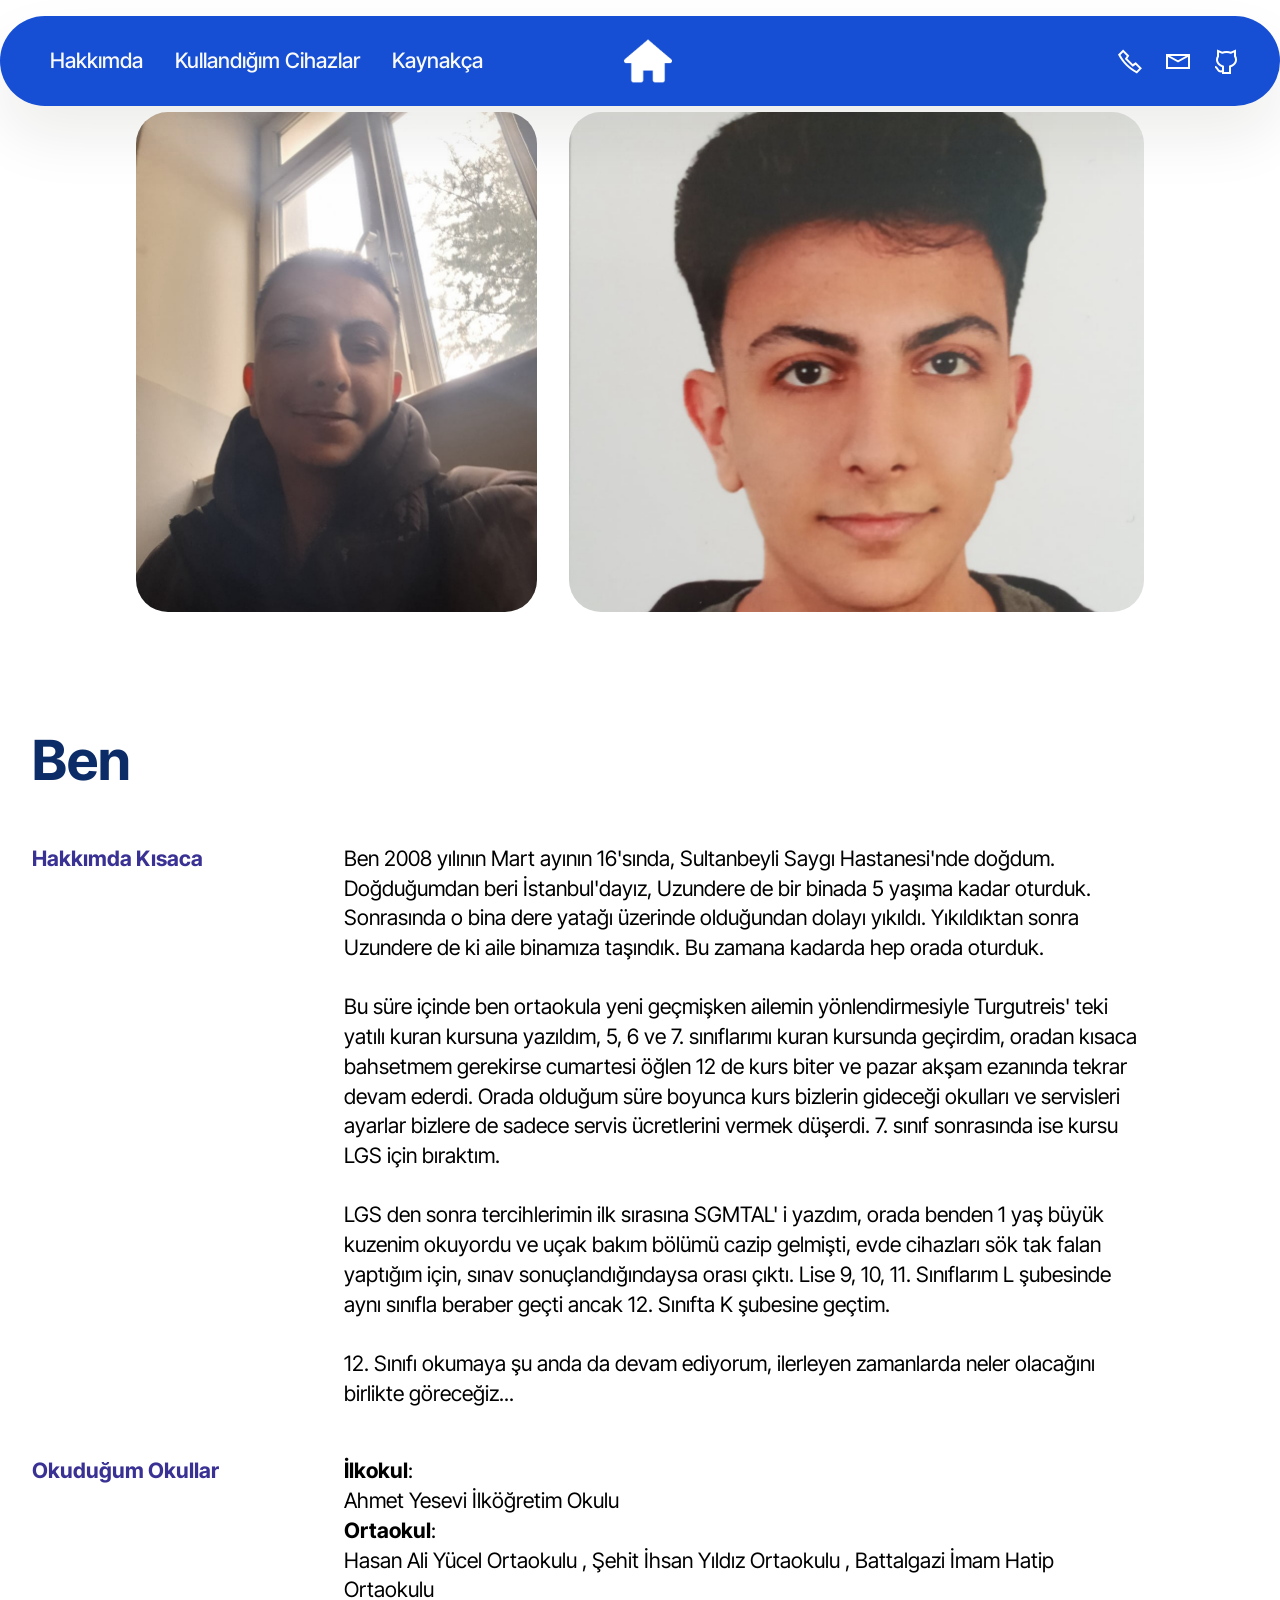
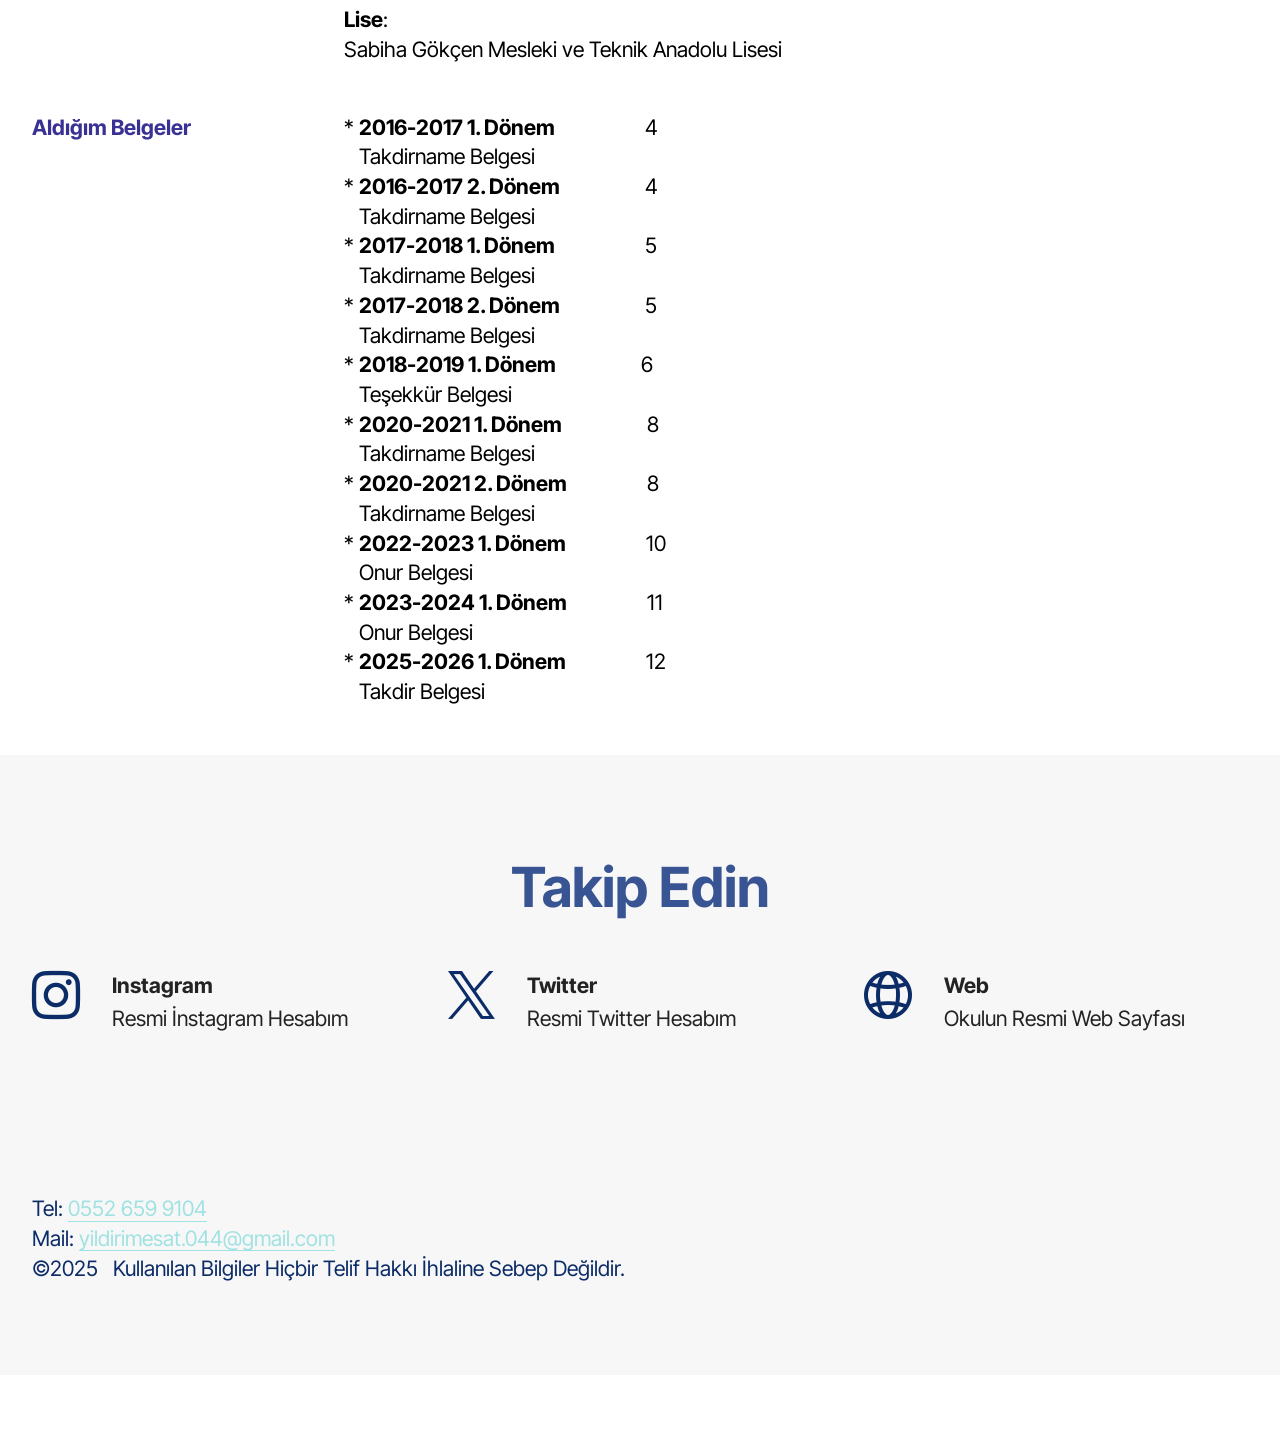
<file: hakkimda.html>
<!DOCTYPE html>
<html  >
<head>
  <!-- Site made with Mobirise Website Builder v6.1.12, https://mobirise.com -->
  <meta charset="UTF-8">
  <meta http-equiv="X-UA-Compatible" content="IE=edge">
  <meta name="generator" content="Mobirise v6.1.12, mobirise.com">
  <meta name="viewport" content="width=device-width, initial-scale=1, minimum-scale=1">
  <link rel="shortcut icon" href="assets/images/nicepng-home-logo-png-1153942-128x115.png" type="image/x-icon">
  <meta name="description" content="Hakkımda Kısaca Bilgi">
  
  
  <title>Hakkımda</title>
  <link rel="stylesheet" href="assets/web/assets/mobirise-icons2/mobirise2.css">
  <link rel="stylesheet" href="assets/bootstrap/css/bootstrap.min.css">
  <link rel="stylesheet" href="assets/animatecss/animate.css">
  <link rel="stylesheet" href="assets/dropdown/css/style.css">
  <link rel="stylesheet" href="assets/socicon/css/styles.css">
  <link rel="stylesheet" href="assets/theme/css/style.css">
  <link rel="preload" href="https://fonts.googleapis.com/css?family=Inter+Tight:100,200,300,400,500,600,700,800,900,100i,200i,300i,400i,500i,600i,700i,800i,900i&display=swap" as="style" onload="this.onload=null;this.rel='stylesheet'">
  <noscript><link rel="stylesheet" href="https://fonts.googleapis.com/css?family=Inter+Tight:100,200,300,400,500,600,700,800,900,100i,200i,300i,400i,500i,600i,700i,800i,900i&display=swap"></noscript>
  <link rel="preload" href="https://fonts.googleapis.com/css?family=Poppins:100,100i,200,200i,300,300i,400,400i,500,500i,600,600i,700,700i,800,800i,900,900i&display=swap" as="style" onload="this.onload=null;this.rel='stylesheet'">
  <noscript><link rel="stylesheet" href="https://fonts.googleapis.com/css?family=Poppins:100,100i,200,200i,300,300i,400,400i,500,500i,600,600i,700,700i,800,800i,900,900i&display=swap"></noscript>
  <link rel="preload" as="style" href="assets/mobirise/css/mbr-additional.css?v=QsnXgb"><link rel="stylesheet" href="assets/mobirise/css/mbr-additional.css?v=QsnXgb" type="text/css">

  
  
  
</head>
<body>
  
  <section data-bs-version="5.1" class="menu menu3 cid-v60kk4mMND" once="menu" id="menu03-2h">
	

	<nav class="navbar navbar-dropdown navbar-fixed-top navbar-expand-lg">
		<div class="container">
			<div class="navbar-brand">
				<span class="navbar-logo">
					<a href="index.html">
						<img src="assets/images/nicepng-home-logo-png-1153942-128x115.png" alt="Ana Sayfa" style="height: 2.7rem;">
					</a>
				</span>
				
			</div>
			<button class="navbar-toggler" type="button" data-toggle="collapse" data-bs-toggle="collapse" data-target="#navbarSupportedContent" data-bs-target="#navbarSupportedContent" aria-controls="navbarNavAltMarkup" aria-expanded="false" aria-label="Toggle navigation">
				<div class="hamburger">
					<span></span>
					<span></span>
					<span></span>
					<span></span>
				</div>
			</button>
			<div class="collapse navbar-collapse" id="navbarSupportedContent">
				<ul class="navbar-nav nav-dropdown nav-right" data-app-modern-menu="true"><li class="nav-item">
						<a class="nav-link link text-white text-primary display-4" href="hakkimda.html">Hakkımda</a>
					</li>
					<li class="nav-item">
						<a class="nav-link link show text-white text-primary display-4" href="cihazlarim.html" aria-expanded="false">Kullandığım Cihazlar</a>
					</li>
					<li class="nav-item">
						<a class="nav-link link text-white text-primary display-4" href="kaynakca.html">Kaynakça</a>
					</li></ul>
				<div class="icons-menu">
					<a class="iconfont-wrapper" href="tel:0552 659 9104">
						<span class="p-2 mbr-iconfont mobi-mbri-phone mobi-mbri"></span>
					</a>
					<a class="iconfont-wrapper" href="mailto:yildirimesat.044@gmail.com">
						<span class="p-2 mbr-iconfont mobi-mbri-letter mobi-mbri"></span>
					</a>
					<a class="iconfont-wrapper" href="https://github.com/Y1LD1R1M04" target="_blank">
						<span class="p-2 mbr-iconfont mobi-mbri-github mobi-mbri"></span>
					</a>
					
				</div>
				
			</div>
		</div>
	</nav>
</section>

<section data-bs-version="5.1" class="image02 cid-v5WmNnhNj8" id="image02-2b">
  
  
  
  <div class="container">
    <div class="row">
      <div class="col-12 col-lg-10">
        <div class="row">
          <div class="col-12 col-lg-5">
            <div class="img-item">
              <img class="w-100 mb-4" src="assets/images/20251118-160940-804x1072.jpg" alt="Mobirise Website Builder">
              
              
            </div>
          </div>
          <div class="col-12 col-lg">
            <div class="img-item">
              <img class="w-100 mb-4" src="assets/images/vesikalc4b1k20fotoc49fraf-1152x1528.jpeg" alt="Mobirise Website Builder">
              
              
            </div>
          </div>
        </div>
      </div>
    </div>
  </div>
</section>

<section data-bs-version="5.1" class="list03 cid-v5W1XflW6Q" id="list03-28">
  
  <div class="container">
    <div class="row justify-content-center">
      <div class="col-12 mb-5 content-head">
        <h3 class="mbr-section-title mbr-fonts-style align-center mb-0 display-2"><strong>Ben</strong></h3>
        
      </div>
    </div>

    <div class="row justify-content-left item features-without-image mt-0 mb-5 active">
      <div class="col-12 col-md-12 col-lg-3">
        <h5 class="mbr-card-title mbr-fonts-style mt-0 mb-3 display-7"><strong>Hakkımda Kısaca</strong></h5>
      </div>
      <div class="col-md-12 col-lg-8 item-wrapper">
        <p class="mbr-text mbr-fonts-style mt-0 mb-0 display-7">Ben 2008 yılının Mart ayının 16'sında, Sultanbeyli Saygı Hastanesi'nde doğdum. Doğduğumdan beri İstanbul'dayız, Uzundere de bir binada 5 yaşıma kadar oturduk. Sonrasında o bina dere yatağı üzerinde olduğundan dolayı yıkıldı. Yıkıldıktan sonra Uzundere de ki aile binamıza taşındık. Bu zamana kadarda hep orada oturduk.<br><br>Bu süre içinde ben ortaokula yeni geçmişken ailemin yönlendirmesiyle Turgutreis' teki yatılı kuran kursuna yazıldım, 5, 6 ve 7. sınıflarımı kuran kursunda geçirdim, oradan kısaca bahsetmem gerekirse cumartesi öğlen 12 de kurs biter ve pazar akşam ezanında tekrar devam ederdi. Orada olduğum süre boyunca kurs bizlerin gideceği okulları ve servisleri ayarlar bizlere de sadece servis ücretlerini vermek düşerdi. 7. sınıf sonrasında ise kursu LGS için bıraktım.<br><br>LGS den sonra tercihlerimin ilk sırasına SGMTAL' i yazdım, orada benden 1 yaş büyük kuzenim okuyordu ve uçak bakım bölümü cazip gelmişti, evde cihazları sök tak falan yaptığım için, sınav sonuçlandığındaysa orası çıktı. Lise 9, 10, 11. Sınıflarım L şubesinde aynı sınıfla beraber geçti ancak 12. Sınıfta K şubesine geçtim.<br><br>12. Sınıfı okumaya şu anda da devam ediyorum, ilerleyen zamanlarda neler olacağını birlikte göreceğiz...</p>
      </div>
    </div>
    <div class="row justify-content-left item features-without-image mt-0 mb-5">
      <div class="col-12 col-md-12 col-lg-3">
        <h5 class="mbr-card-title mbr-fonts-style mt-0 mb-3 display-7"><strong>Okuduğum Okullar</strong></h5>
      </div>
      <div class="col-md-12 col-lg-8 item-wrapper">
        <p class="mbr-text mbr-fonts-style mt-0 mb-0 display-7"><strong>İlkokul</strong>:<br>Ahmet Yesevi İlköğretim Okulu<br><strong>Ortaokul</strong>:<br>Hasan Ali Yücel Ortaokulu , Şehit İhsan Yıldız Ortaokulu , Battalgazi İmam Hatip Ortaokulu<br><strong>Lise</strong>:<br>Sabiha Gökçen Mesleki ve Teknik Anadolu Lisesi</p>
      </div>
    </div><div class="row justify-content-left item features-without-image mt-0 mb-5">
      <div class="col-12 col-md-12 col-lg-3">
        <h5 class="mbr-card-title mbr-fonts-style mt-0 mb-3 display-7"><strong>Aldığım Belgeler</strong></h5>
      </div>
      <div class="col-md-12 col-lg-8 item-wrapper">
        <p class="mbr-text mbr-fonts-style mt-0 mb-0 display-7">* <strong>2016-2017 1. Dönem</strong>&nbsp; &nbsp; &nbsp; &nbsp; &nbsp; &nbsp; &nbsp; &nbsp; &nbsp; 4<br>&nbsp; &nbsp;Takdirname Belgesi<br>* <strong>2016-2017 2. Dönem</strong>&nbsp; &nbsp; &nbsp; &nbsp; &nbsp; &nbsp; &nbsp; &nbsp; &nbsp;4<br>&nbsp; &nbsp;Takdirname Belgesi<br>* <strong>2017-2018 1. Dönem</strong>&nbsp; &nbsp; &nbsp; &nbsp; &nbsp; &nbsp; &nbsp; &nbsp; &nbsp; 5<br>&nbsp; &nbsp;Takdirname Belgesi<br>* <strong>2017-2018 2. Dönem</strong>&nbsp; &nbsp; &nbsp; &nbsp; &nbsp; &nbsp; &nbsp; &nbsp; &nbsp;5<br>&nbsp; &nbsp;Takdirname Belgesi<br>* <strong>2018-2019 1. Dönem</strong>&nbsp; &nbsp; &nbsp; &nbsp; &nbsp; &nbsp; &nbsp; &nbsp; &nbsp;6<br>&nbsp; &nbsp;Teşekkür Belgesi<br>* <strong>2020-2021 1. Dönem</strong>&nbsp; &nbsp; &nbsp; &nbsp; &nbsp; &nbsp; &nbsp; &nbsp; &nbsp;8<br>&nbsp; &nbsp;Takdirname Belgesi<br>* <strong>2020-2021 2. Dönem</strong>&nbsp; &nbsp; &nbsp; &nbsp; &nbsp; &nbsp; &nbsp; &nbsp; 8<br>&nbsp; &nbsp;Takdirname Belgesi<br>* <strong>2022-2023 1. Dönem</strong>&nbsp; &nbsp; &nbsp; &nbsp; &nbsp; &nbsp; &nbsp; &nbsp; 10<br>&nbsp; &nbsp;Onur Belgesi<br>* <strong>2023-2024 1. Dönem</strong>&nbsp; &nbsp; &nbsp; &nbsp; &nbsp; &nbsp; &nbsp; &nbsp; 11<br>&nbsp; &nbsp;Onur Belgesi<br>*&nbsp;<strong>2025-2026 1. Dönem</strong>&nbsp; &nbsp; &nbsp; &nbsp; &nbsp; &nbsp; &nbsp; &nbsp; 12<br>&nbsp; &nbsp;Takdir Belgesi</p>
      </div>
    </div>
    

  </div>
</section>

<section data-bs-version="5.1" class="social02 cid-v6H6zMRahg" id="social02-33">
	

	
	
	<div class="container">
		<div class="row justify-content-center">
			<div class="col-12 content-head">
				<div class="mb-5">
					<h5 class="mbr-section-title mbr-fonts-style align-center mb-0 display-2"><strong>Takip Edin</strong></h5>
					
				</div>
			</div>
		</div>
		<div class="row">
			
			
			<div class="item features-without-image col-12 col-md-6 col-lg-4 active">
				<div class="item-wrapper">
					<a href="https://www.instagram.com/esatde.senbana" target="_blank"><span class="mbr-iconfont m-auto socicon-instagram socicon" style="color: rgb(12, 44, 104); fill: rgb(12, 44, 104);"></span></a>
					<div class="card-box">
						<h4 class="card-title mbr-fonts-style mb-1 display-7">
							<strong>Instagram</strong>
						</h4>
						<h5 class="card-text mbr-fonts-style display-7">Resmi İnstagram Hesabım</h5>
					</div>
				</div>
			</div><div class="item features-without-image col-12 col-md-6 col-lg-4">
				<div class="item-wrapper">
					<a href="https://x.com/AhmetEsatYldrm3" target="_blank"><span class="mbr-iconfont m-auto socicon-twitter socicon" style="color: rgb(12, 44, 104); fill: rgb(12, 44, 104);"></span></a>
					<div class="card-box">
						<h4 class="card-title mbr-fonts-style mb-1 display-7">
							<strong>Twitter</strong></h4>
						<h5 class="card-text mbr-fonts-style display-7">Resmi Twitter Hesabım</h5>
					</div>
				</div>
			</div><div class="item features-without-image col-12 col-md-6 col-lg-4">
				<div class="item-wrapper">
					<a href="https://isgokcen.meb.k12.tr/" target="_blank"><span class="mbr-iconfont m-auto mobi-mbri-globe-2 mobi-mbri" style="color: rgb(12, 44, 104); fill: rgb(12, 44, 104);"></span></a>
					<div class="card-box">
						<h4 class="card-title mbr-fonts-style mb-1 display-7"><strong>Web</strong></h4>
						<h5 class="card-text mbr-fonts-style display-7">Okulun Resmi Web Sayfası</h5>
					</div>
				</div>
			</div>
			
			
			
		</div>
	</div>
</section>

<section data-bs-version="5.1" class="footer4 cid-v5VULBEK8j" once="footers" id="footer04-25">

    

    

    <div class="container">
        <div class="media-container-row align-center mbr-white">
            <div class="col-12">
                <p class="mbr-text mb-0 mbr-fonts-style display-7">Tel: <a href="tel:0552 659 9104" class="text-warning">0552 659 9104</a><br>Mail: <a href="mailto:yildirimesat.044@gmail.com" class="text-warning">yildirimesat.044@gmail.com</a><br>©2025&nbsp; &nbsp;Kullanılan Bilgiler Hiçbir Telif Hakkı İhlaline Sebep Değildir.<br><br><br></p>
            </div>
        </div>
    </div>
</section><section class="display-7" style="padding: 0;align-items: center;justify-content: center;flex-wrap: wrap;    align-content: center;display: flex;position: relative;height: 4rem;"><a href="https://mobiri.se/4386858" style="flex: 1 1;height: 4rem;position: absolute;width: 100%;z-index: 1;"><img alt="" style="height: 4rem;" src="[data-uri]"></a><p style="margin: 0;text-align: center;" class="display-7">&#8204;</p><a style="z-index:1" href="https://mobirise.com/drag-drop-website-builder.html">Drag and Drop Website Builder</a></section><script src="assets/bootstrap/js/bootstrap.bundle.min.js"></script>  <script src="assets/smoothscroll/smooth-scroll.js"></script>  <script src="assets/ytplayer/index.js"></script>  <script src="assets/dropdown/js/navbar-dropdown.js"></script>  <script src="assets/theme/js/script.js"></script>  
  
  
  <input name="animation" type="hidden">
  </body>
</html>
</file>
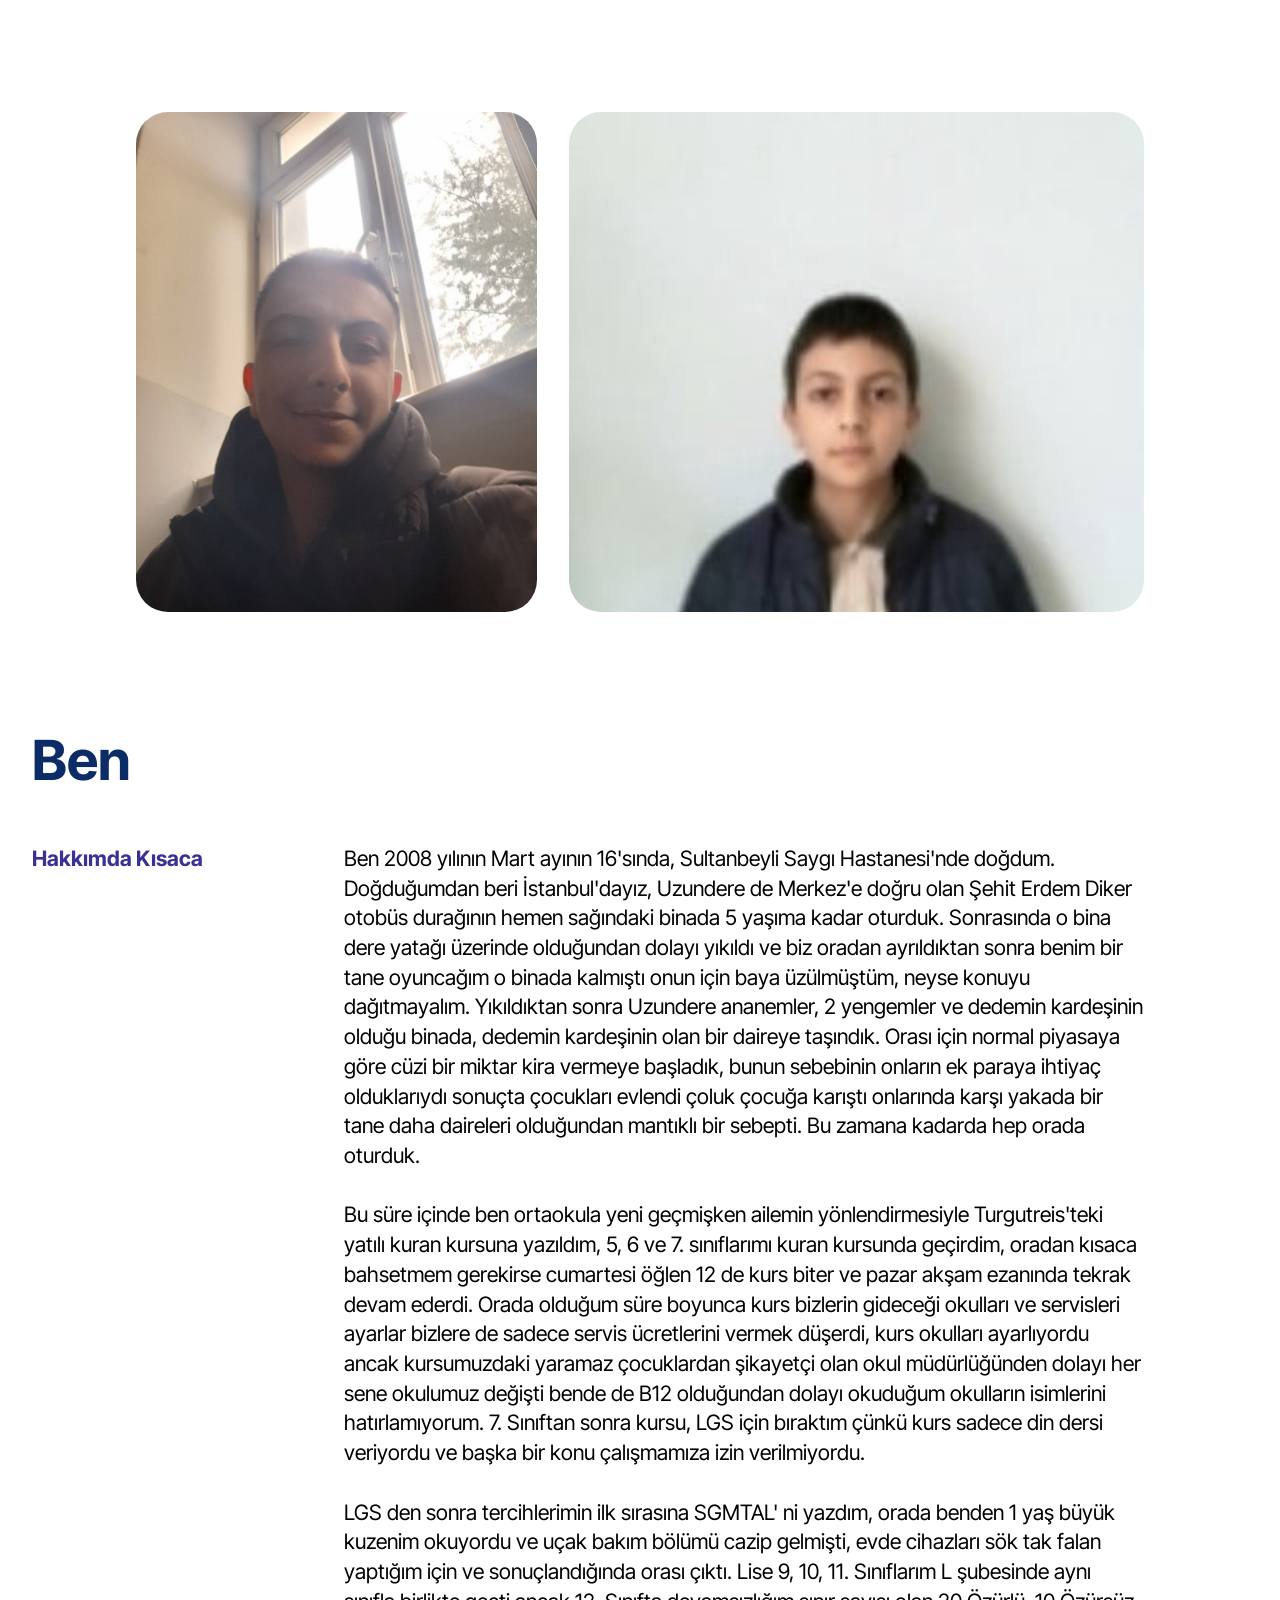
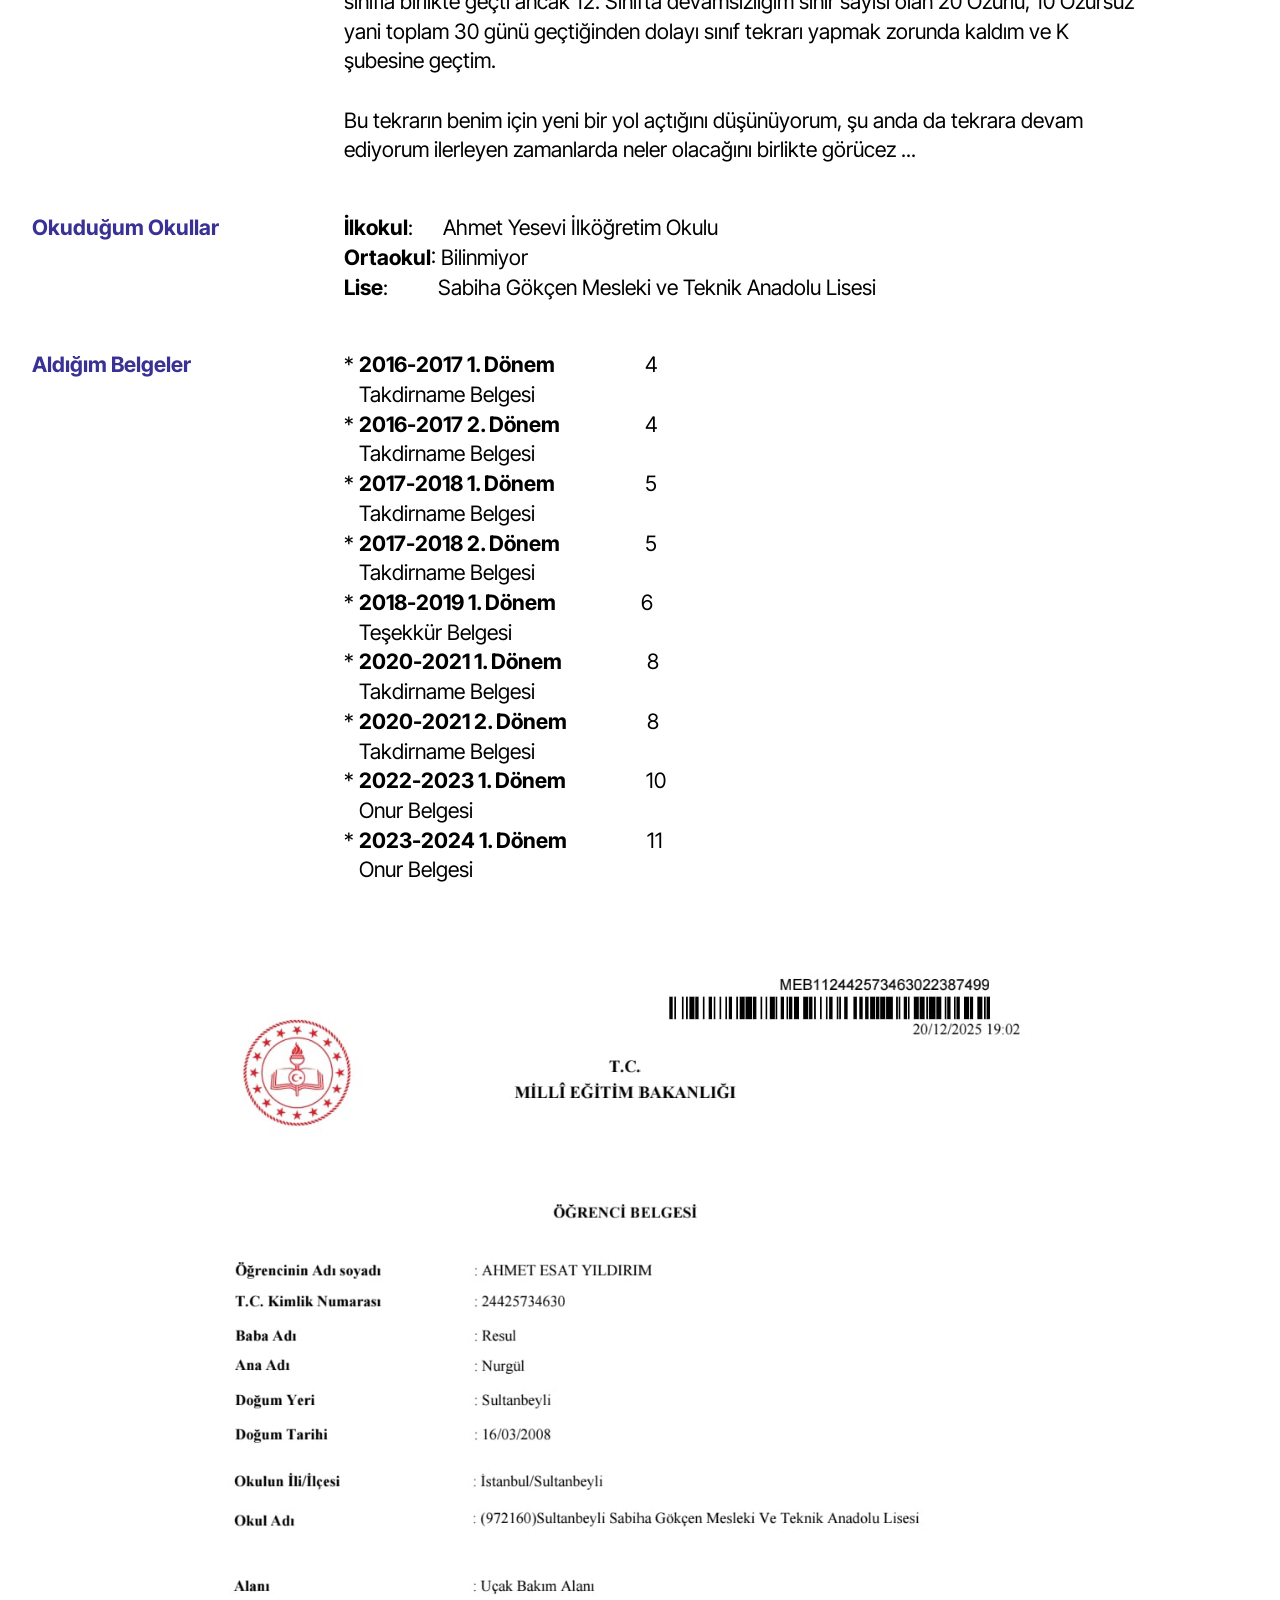
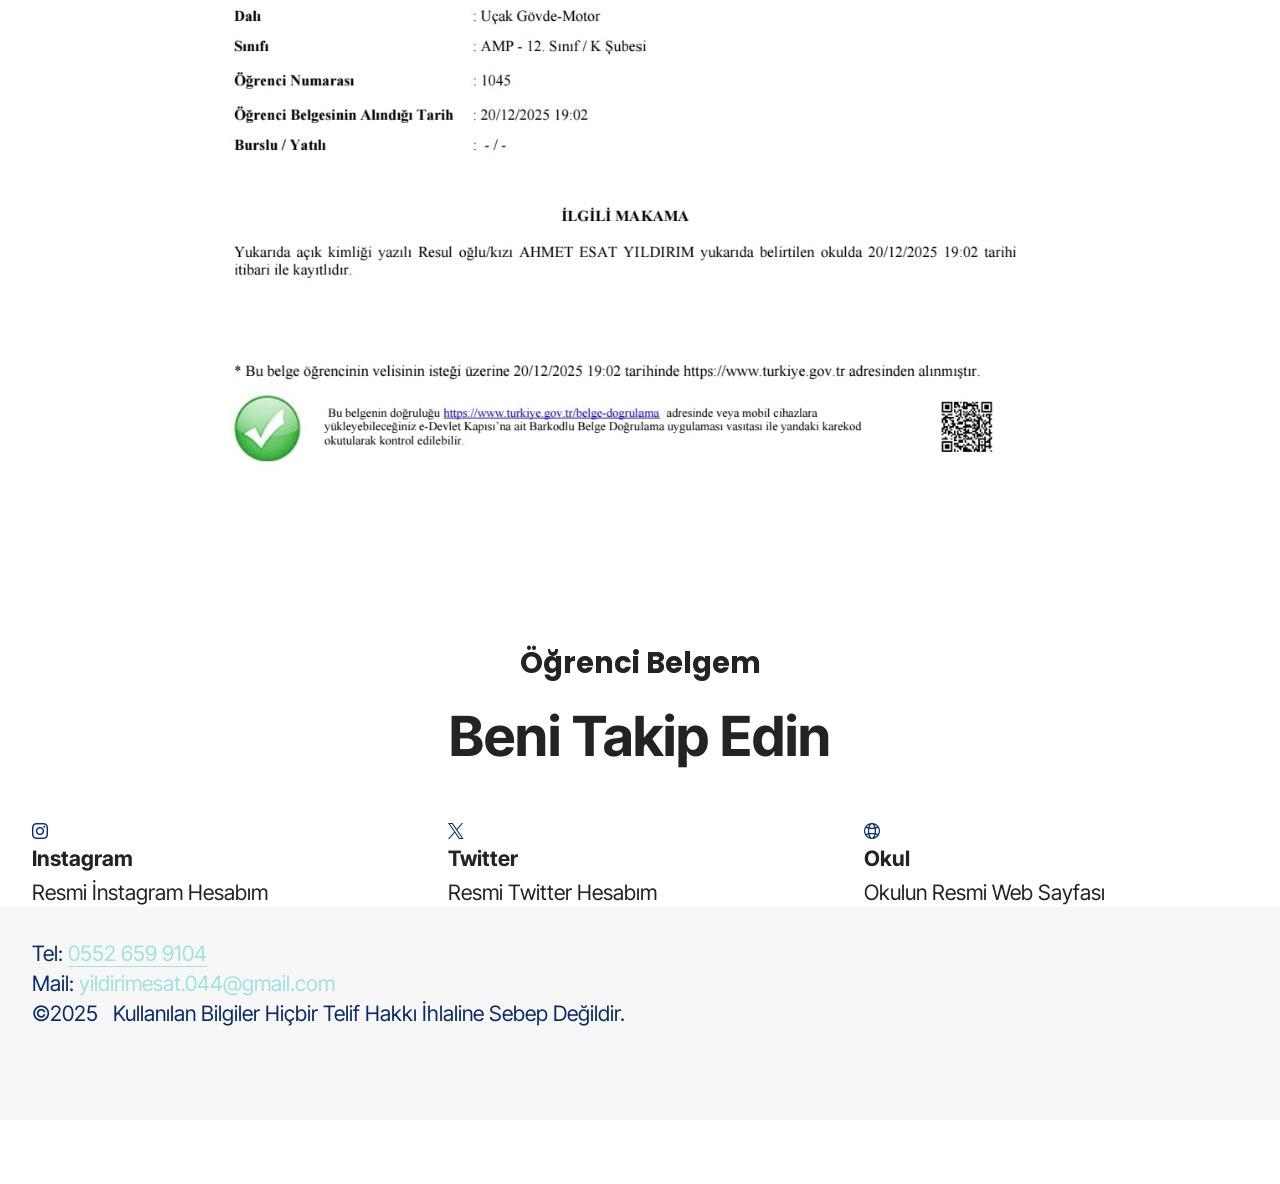
<file: hayatim.html>
<!DOCTYPE html>
<html  >
<head>
  <!-- Site made with Mobirise Website Builder v6.1.12, https://mobirise.com -->
  <meta charset="UTF-8">
  <meta http-equiv="X-UA-Compatible" content="IE=edge">
  <meta name="generator" content="Mobirise v6.1.12, mobirise.com">
  <meta name="viewport" content="width=device-width, initial-scale=1, minimum-scale=1">
  <link rel="shortcut icon" href="assets/images/my20resim20dayc4b1-128x140.png" type="image/x-icon">
  <meta name="description" content="Hayatım Hakkında Kısaca Bilgi">
  
  
  <title>Hayatım</title>
  <link rel="stylesheet" href="assets/web/assets/mobirise-icons2/mobirise2.css">
  <link rel="stylesheet" href="assets/bootstrap/css/bootstrap.min.css">
  <link rel="stylesheet" href="assets/animatecss/animate.css">
  <link rel="stylesheet" href="assets/socicon/css/styles.css">
  <link rel="stylesheet" href="assets/theme/css/style.css">
  <link rel="preload" href="https://fonts.googleapis.com/css?family=Inter+Tight:100,200,300,400,500,600,700,800,900,100i,200i,300i,400i,500i,600i,700i,800i,900i&display=swap" as="style" onload="this.onload=null;this.rel='stylesheet'">
  <noscript><link rel="stylesheet" href="https://fonts.googleapis.com/css?family=Inter+Tight:100,200,300,400,500,600,700,800,900,100i,200i,300i,400i,500i,600i,700i,800i,900i&display=swap"></noscript>
  <link rel="preload" href="https://fonts.googleapis.com/css?family=Poppins:100,100i,200,200i,300,300i,400,400i,500,500i,600,600i,700,700i,800,800i,900,900i&display=swap" as="style" onload="this.onload=null;this.rel='stylesheet'">
  <noscript><link rel="stylesheet" href="https://fonts.googleapis.com/css?family=Poppins:100,100i,200,200i,300,300i,400,400i,500,500i,600,600i,700,700i,800,800i,900,900i&display=swap"></noscript>
  <link rel="preload" as="style" href="assets/mobirise/css/mbr-additional.css?v=zAAuZT"><link rel="stylesheet" href="assets/mobirise/css/mbr-additional.css?v=zAAuZT" type="text/css">

  
  
  
</head>
<body>
  
  <section data-bs-version="5.1" class="image02 cid-v5WmNnhNj8" id="image02-2b">
  
  
  
  <div class="container">
    <div class="row">
      <div class="col-12 col-lg-10">
        <div class="row">
          <div class="col-12 col-lg-5">
            <div class="img-item">
              <img class="w-100 mb-4" src="assets/images/20251118-160940-804x1072.jpg" alt="Mobirise Website Builder">
              
              
            </div>
          </div>
          <div class="col-12 col-lg">
            <div class="img-item">
              <img class="w-100 mb-4" src="assets/images/my-resim-day-275x300.jpg" alt="Mobirise Website Builder">
              
              
            </div>
          </div>
        </div>
      </div>
    </div>
  </div>
</section>

<section data-bs-version="5.1" class="list03 cid-v5W1XflW6Q" id="list03-28">
  
  <div class="container">
    <div class="row justify-content-center">
      <div class="col-12 mb-5 content-head">
        <h3 class="mbr-section-title mbr-fonts-style align-center mb-0 display-2"><strong>Ben</strong></h3>
        
      </div>
    </div>

    <div class="row justify-content-left item features-without-image mt-0 mb-5 active">
      <div class="col-12 col-md-12 col-lg-3">
        <h5 class="mbr-card-title mbr-fonts-style mt-0 mb-3 display-7"><strong>Hakkımda Kısaca</strong></h5>
      </div>
      <div class="col-md-12 col-lg-8 item-wrapper">
        <p class="mbr-text mbr-fonts-style mt-0 mb-0 display-7">Ben 2008 yılının Mart ayının 16'sında, Sultanbeyli Saygı Hastanesi'nde doğdum. Doğduğumdan beri İstanbul'dayız, Uzundere de Merkez'e doğru olan Şehit Erdem Diker otobüs durağının hemen sağındaki binada 5 yaşıma kadar oturduk. Sonrasında o bina dere yatağı üzerinde olduğundan dolayı yıkıldı ve biz oradan ayrıldıktan sonra benim bir tane oyuncağım o binada kalmıştı onun için baya üzülmüştüm, neyse konuyu dağıtmayalım. Yıkıldıktan sonra Uzundere ananemler, 2 yengemler ve dedemin kardeşinin olduğu binada, dedemin kardeşinin olan bir daireye taşındık. Orası için normal piyasaya göre cüzi bir miktar kira vermeye başladık, bunun sebebinin onların ek paraya ihtiyaç olduklarıydı sonuçta çocukları evlendi çoluk çocuğa karıştı onlarında karşı yakada bir tane daha daireleri olduğundan mantıklı bir sebepti. Bu zamana kadarda hep orada oturduk.<br><br>Bu süre içinde ben ortaokula yeni geçmişken ailemin yönlendirmesiyle Turgutreis'teki yatılı kuran kursuna yazıldım, 5, 6 ve 7. sınıflarımı kuran kursunda geçirdim, oradan kısaca bahsetmem gerekirse cumartesi öğlen 12 de kurs biter ve pazar akşam ezanında tekrak devam ederdi. Orada olduğum süre boyunca kurs bizlerin gideceği okulları ve servisleri ayarlar bizlere de sadece servis ücretlerini vermek düşerdi, kurs okulları ayarlıyordu ancak kursumuzdaki yaramaz çocuklardan şikayetçi olan okul müdürlüğünden dolayı her sene okulumuz değişti bende de B12 olduğundan dolayı okuduğum okulların isimlerini hatırlamıyorum. 7. Sınıftan sonra kursu, LGS için bıraktım çünkü kurs sadece din dersi veriyordu ve başka bir konu çalışmamıza izin verilmiyordu.<br><br>LGS den sonra tercihlerimin ilk sırasına SGMTAL' ni yazdım, orada benden 1 yaş büyük kuzenim okuyordu ve uçak bakım bölümü cazip gelmişti, evde cihazları sök tak falan yaptığım için ve sonuçlandığında orası çıktı. Lise 9, 10, 11. Sınıflarım L şubesinde aynı sınıfla birlikte geçti ancak 12. Sınıfta devamsızlığım sınır sayısı olan 20 Özürlü, 10 Özürsüz yani toplam 30 günü geçtiğinden dolayı sınıf tekrarı yapmak zorunda kaldım ve K şubesine geçtim.<br><br>Bu tekrarın benim için yeni bir yol açtığını düşünüyorum, şu anda da tekrara devam ediyorum ilerleyen zamanlarda neler olacağını birlikte görücez ...</p>
      </div>
    </div>
    <div class="row justify-content-left item features-without-image mt-0 mb-5">
      <div class="col-12 col-md-12 col-lg-3">
        <h5 class="mbr-card-title mbr-fonts-style mt-0 mb-3 display-7"><strong>Okuduğum Okullar</strong></h5>
      </div>
      <div class="col-md-12 col-lg-8 item-wrapper">
        <p class="mbr-text mbr-fonts-style mt-0 mb-0 display-7"><strong>İlkokul</strong>:&nbsp; &nbsp; &nbsp; Ahmet Yesevi İlköğretim Okulu<br><strong>Ortaokul</strong>: Bilinmiyor<br><strong>Lise</strong>:&nbsp; &nbsp; &nbsp; &nbsp; &nbsp; Sabiha Gökçen Mesleki ve Teknik Anadolu Lisesi</p>
      </div>
    </div><div class="row justify-content-left item features-without-image mt-0 mb-5">
      <div class="col-12 col-md-12 col-lg-3">
        <h5 class="mbr-card-title mbr-fonts-style mt-0 mb-3 display-7"><strong>Aldığım Belgeler</strong></h5>
      </div>
      <div class="col-md-12 col-lg-8 item-wrapper">
        <p class="mbr-text mbr-fonts-style mt-0 mb-0 display-7">* <strong>2016-2017 1. Dönem</strong>&nbsp; &nbsp; &nbsp; &nbsp; &nbsp; &nbsp; &nbsp; &nbsp; &nbsp; 4<br>&nbsp; &nbsp;Takdirname Belgesi<br>* <strong>2016-2017 2. Dönem</strong>&nbsp; &nbsp; &nbsp; &nbsp; &nbsp; &nbsp; &nbsp; &nbsp; &nbsp;4<br>&nbsp; &nbsp;Takdirname Belgesi<br>* <strong>2017-2018 1. Dönem</strong>&nbsp; &nbsp; &nbsp; &nbsp; &nbsp; &nbsp; &nbsp; &nbsp; &nbsp; 5<br>&nbsp; &nbsp;Takdirname Belgesi<br>* <strong>2017-2018 2. Dönem</strong>&nbsp; &nbsp; &nbsp; &nbsp; &nbsp; &nbsp; &nbsp; &nbsp; &nbsp;5<br>&nbsp; &nbsp;Takdirname Belgesi<br>* <strong>2018-2019 1. Dönem</strong>&nbsp; &nbsp; &nbsp; &nbsp; &nbsp; &nbsp; &nbsp; &nbsp; &nbsp;6<br>&nbsp; &nbsp;Teşekkür Belgesi<br>* <strong>2020-2021 1. Dönem</strong>&nbsp; &nbsp; &nbsp; &nbsp; &nbsp; &nbsp; &nbsp; &nbsp; &nbsp;8<br>&nbsp; &nbsp;Takdirname Belgesi<br>* <strong>2020-2021 2. Dönem</strong>&nbsp; &nbsp; &nbsp; &nbsp; &nbsp; &nbsp; &nbsp; &nbsp; 8<br>&nbsp; &nbsp;Takdirname Belgesi<br>* <strong>2022-2023 1. Dönem</strong>&nbsp; &nbsp; &nbsp; &nbsp; &nbsp; &nbsp; &nbsp; &nbsp; 10<br>&nbsp; &nbsp;Onur Belgesi<br>* <strong>2023-2024 1. Dönem</strong>&nbsp; &nbsp; &nbsp; &nbsp; &nbsp; &nbsp; &nbsp; &nbsp; 11<br>&nbsp; &nbsp;Onur Belgesi<br></p>
      </div>
    </div>
    

  </div>
</section>

<section data-bs-version="5.1" class="image01 cid-v5W92N2t1l" id="image01-29">
  

  
  

  <div class="container">
    <div class="row justify-content-center">
      <div class="col-12 col-lg-9">
        <div class="image-wrapper mb-4">
          <a href="assets/files/ogrenci_belgesi_24425734630.pdf" target="_blank"><img class="w-100" src="assets/images/ogrenci-belgesi-24425734630-251220-190724-1080x1527.jpg" alt="Öğrenci Belgesi"></a>
        </div>
        <h4 class="mbr-description mbr-fonts-style mb-3 align-center display-5"><strong>Öğrenci Belgem</strong></h4>
        
      </div>
    </div>
  </div>
</section>

<section data-bs-version="5.1" class="social02 cid-v5VUL13zWL" id="social02-24">
	

	
	
	<div class="container">
		<div class="row justify-content-center">
			<div class="col-12 content-head">
				<div class="mb-5">
					<h5 class="mbr-section-title mbr-fonts-style align-center mb-0 display-2"><strong>Beni Takip Edin</strong></h5>
					
				</div>
			</div>
		</div>
		<div class="row">
			
			
			<div class="item features-without-image col-12 col-md-6 col-lg-4 active">
				<div class="item-wrapper">
					<a href="https://www.instagram.com/esatde_senbana/" target="_blank"><span class="mbr-iconfont m-auto socicon-instagram socicon" style="color: rgb(12, 44, 104); fill: rgb(12, 44, 104);"></span></a>
					<div class="card-box">
						<h4 class="card-title mbr-fonts-style mb-1 display-7">
							<strong>Instagram</strong>
						</h4>
						<h5 class="card-text mbr-fonts-style display-7">Resmi İnstagram Hesabım</h5>
					</div>
				</div>
			</div><div class="item features-without-image col-12 col-md-6 col-lg-4">
				<div class="item-wrapper">
					<a href="https://x.com/AhmetEsatYldrm3" target="_blank"><span class="mbr-iconfont m-auto socicon-twitter socicon" style="color: rgb(12, 44, 104); fill: rgb(12, 44, 104);"></span></a>
					<div class="card-box">
						<h4 class="card-title mbr-fonts-style mb-1 display-7">
							<strong>Twitter</strong></h4>
						<h5 class="card-text mbr-fonts-style display-7">Resmi Twitter Hesabım</h5>
					</div>
				</div>
			</div><div class="item features-without-image col-12 col-md-6 col-lg-4">
				<div class="item-wrapper">
					<a href="https://isgokcen.meb.k12.tr/" target="_blank"><span class="mbr-iconfont m-auto mobi-mbri-globe-2 mobi-mbri" style="color: rgb(12, 44, 104); fill: rgb(12, 44, 104);"></span></a>
					<div class="card-box">
						<h4 class="card-title mbr-fonts-style mb-1 display-7"><strong>Okul</strong></h4>
						<h5 class="card-text mbr-fonts-style display-7">Okulun Resmi Web Sayfası</h5>
					</div>
				</div>
			</div>
			
			
			
		</div>
	</div>
</section>

<section data-bs-version="5.1" class="footer4 cid-v5VULBEK8j" once="footers" id="footer04-25">

    

    

    <div class="container">
        <div class="media-container-row align-center mbr-white">
            <div class="col-12">
                <p class="mbr-text mb-0 mbr-fonts-style display-7">Tel: <a href="tel:0552 659 9104" class="text-warning">0552 659 9104</a><br>Mail: <a href="mailto:yildirimesat.044@gmail.com" class="text-warning">yildirimesat.044@gmail.com</a><br>©2025&nbsp; &nbsp;Kullanılan Bilgiler Hiçbir Telif Hakkı İhlaline Sebep Değildir.<br><br><br></p>
            </div>
        </div>
    </div>
</section><section class="display-7" style="padding: 0;align-items: center;justify-content: center;flex-wrap: wrap;    align-content: center;display: flex;position: relative;height: 4rem;"><a href="https://mobiri.se/" style="flex: 1 1;height: 4rem;position: absolute;width: 100%;z-index: 1;"><img alt="" style="height: 4rem;" src="[data-uri]"></a><p style="margin: 0;text-align: center;" class="display-7">&#8204;</p><a style="z-index:1" href="https://mobirise.com/builder/ai-website-maker.html">AI Website Maker</a></section><script src="assets/bootstrap/js/bootstrap.bundle.min.js"></script>  <script src="assets/smoothscroll/smooth-scroll.js"></script>  <script src="assets/ytplayer/index.js"></script>  <script src="assets/theme/js/script.js"></script>  
  
  
  <input name="animation" type="hidden">
  </body>
</html>
</file>
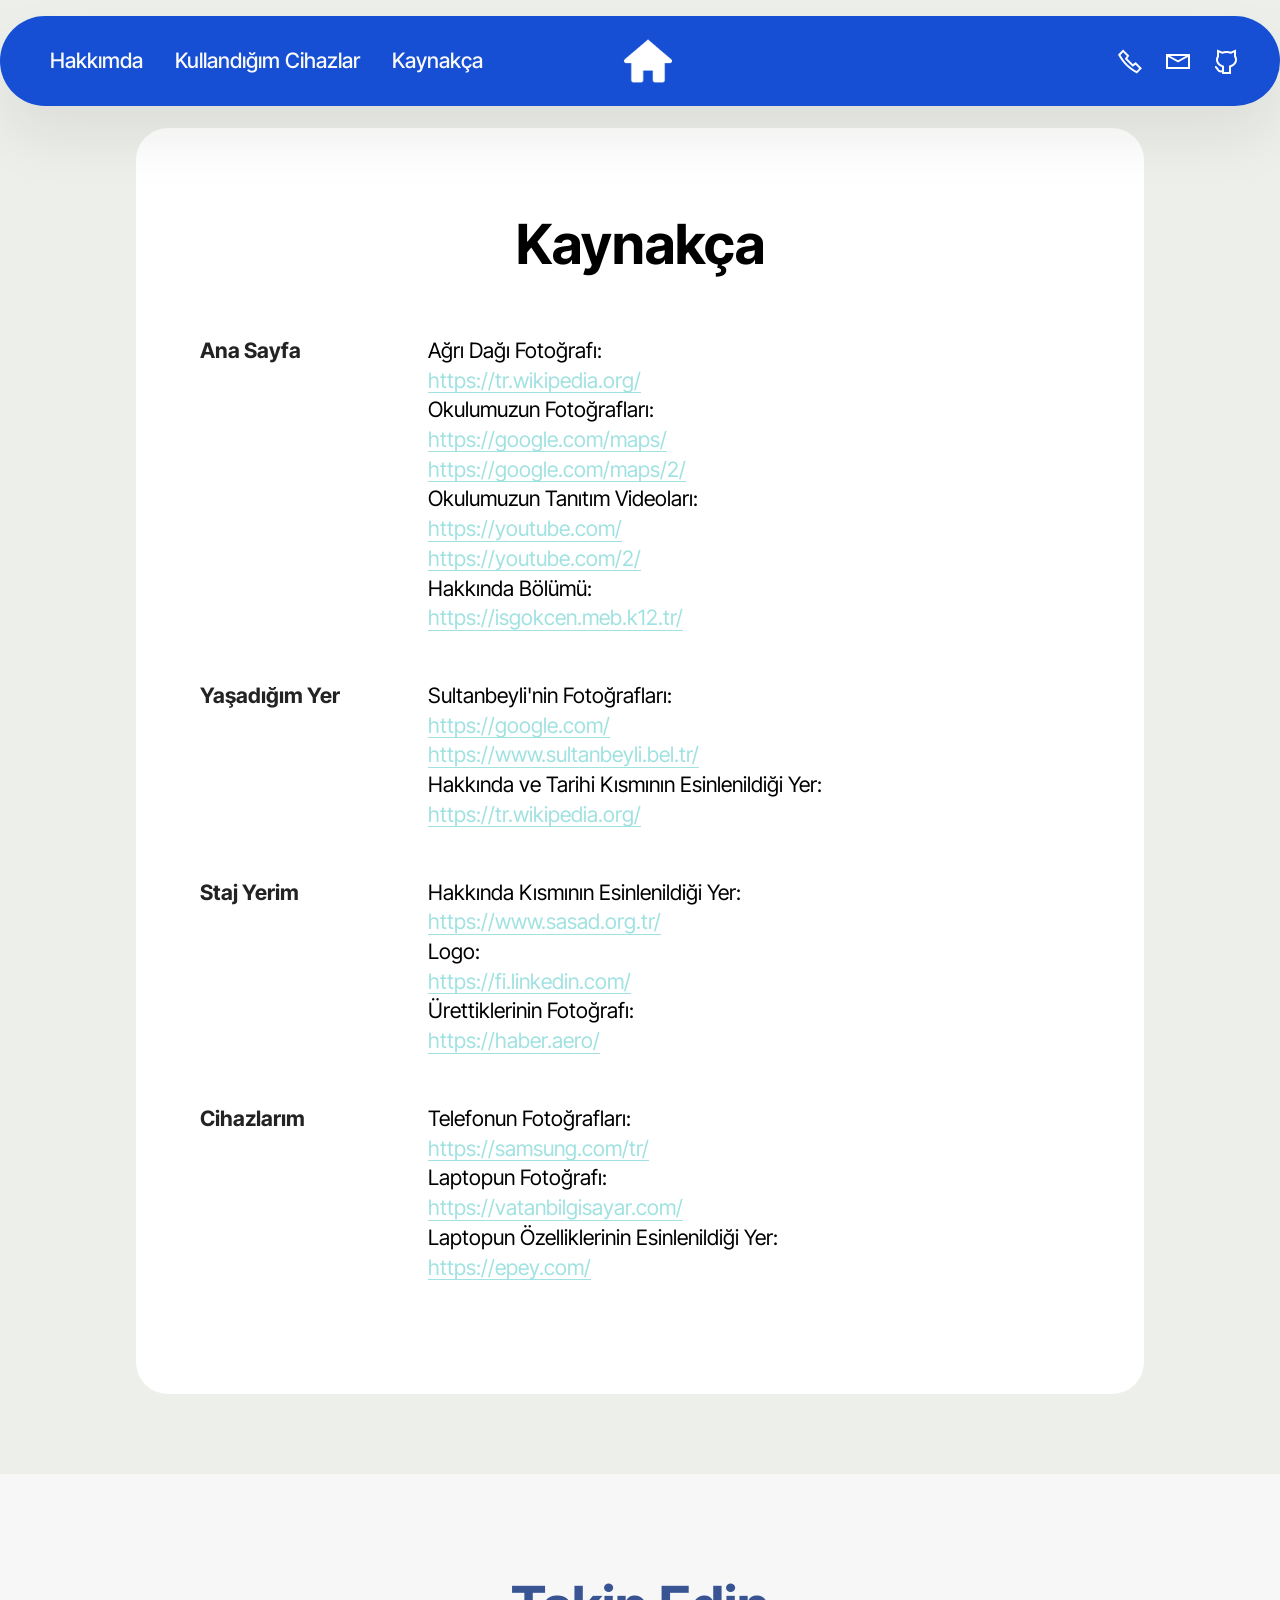
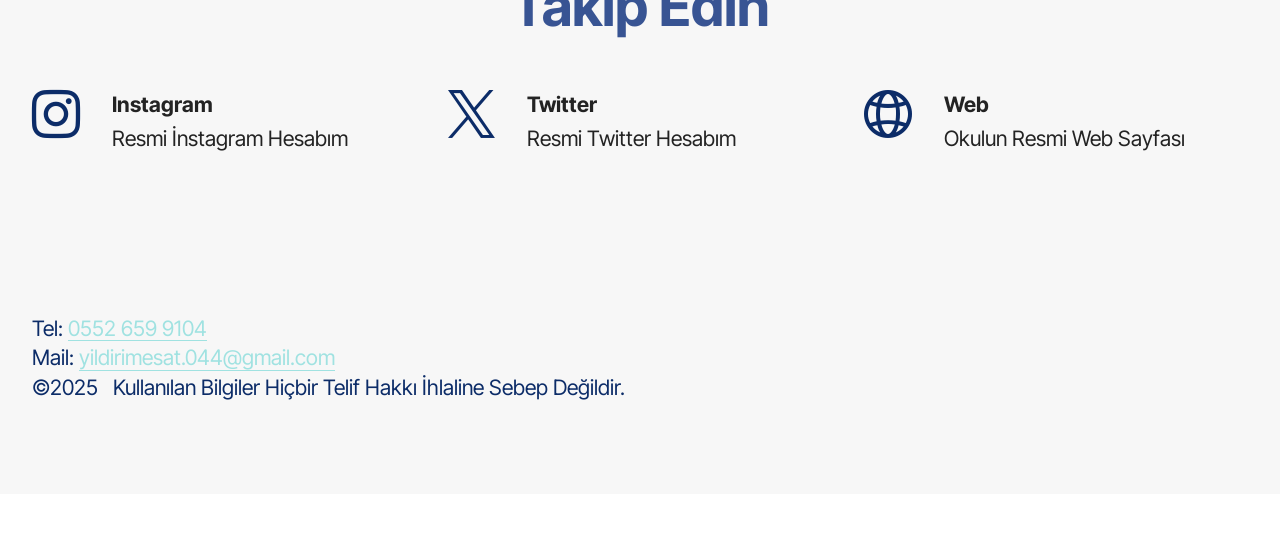
<file: kaynakca.html>
<!DOCTYPE html>
<html  >
<head>
  <!-- Site made with Mobirise Website Builder v6.1.12, https://mobirise.com -->
  <meta charset="UTF-8">
  <meta http-equiv="X-UA-Compatible" content="IE=edge">
  <meta name="generator" content="Mobirise v6.1.12, mobirise.com">
  <meta name="viewport" content="width=device-width, initial-scale=1, minimum-scale=1">
  <link rel="shortcut icon" href="assets/images/nicepng-home-logo-png-1153942-128x115.png" type="image/x-icon">
  <meta name="description" content="Kaynakça Hakkında Bilgiler">
  
  
  <title>Kaynakça</title>
  <link rel="stylesheet" href="assets/web/assets/mobirise-icons2/mobirise2.css">
  <link rel="stylesheet" href="assets/bootstrap/css/bootstrap.min.css">
  <link rel="stylesheet" href="assets/animatecss/animate.css">
  <link rel="stylesheet" href="assets/dropdown/css/style.css">
  <link rel="stylesheet" href="assets/socicon/css/styles.css">
  <link rel="stylesheet" href="assets/theme/css/style.css">
  <link rel="preload" href="https://fonts.googleapis.com/css?family=Inter+Tight:100,200,300,400,500,600,700,800,900,100i,200i,300i,400i,500i,600i,700i,800i,900i&display=swap" as="style" onload="this.onload=null;this.rel='stylesheet'">
  <noscript><link rel="stylesheet" href="https://fonts.googleapis.com/css?family=Inter+Tight:100,200,300,400,500,600,700,800,900,100i,200i,300i,400i,500i,600i,700i,800i,900i&display=swap"></noscript>
  <link rel="preload" href="https://fonts.googleapis.com/css?family=Poppins:100,100i,200,200i,300,300i,400,400i,500,500i,600,600i,700,700i,800,800i,900,900i&display=swap" as="style" onload="this.onload=null;this.rel='stylesheet'">
  <noscript><link rel="stylesheet" href="https://fonts.googleapis.com/css?family=Poppins:100,100i,200,200i,300,300i,400,400i,500,500i,600,600i,700,700i,800,800i,900,900i&display=swap"></noscript>
  <link rel="preload" as="style" href="assets/mobirise/css/mbr-additional.css?v=Nqv6Sh"><link rel="stylesheet" href="assets/mobirise/css/mbr-additional.css?v=Nqv6Sh" type="text/css">

  
  
  
</head>
<body>
  
  <section data-bs-version="5.1" class="menu menu3 cid-v60eEtLkVK" once="menu" id="menu03-2f">
	

	<nav class="navbar navbar-dropdown navbar-fixed-top navbar-expand-lg">
		<div class="container">
			<div class="navbar-brand">
				<span class="navbar-logo">
					<a href="index.html">
						<img src="assets/images/nicepng-home-logo-png-1153942-128x115.png" alt="Ana Sayfa" style="height: 2.7rem;">
					</a>
				</span>
				
			</div>
			<button class="navbar-toggler" type="button" data-toggle="collapse" data-bs-toggle="collapse" data-target="#navbarSupportedContent" data-bs-target="#navbarSupportedContent" aria-controls="navbarNavAltMarkup" aria-expanded="false" aria-label="Toggle navigation">
				<div class="hamburger">
					<span></span>
					<span></span>
					<span></span>
					<span></span>
				</div>
			</button>
			<div class="collapse navbar-collapse" id="navbarSupportedContent">
				<ul class="navbar-nav nav-dropdown nav-right" data-app-modern-menu="true"><li class="nav-item">
						<a class="nav-link link text-white text-primary display-4" href="hakkimda.html">Hakkımda</a>
					</li>
					<li class="nav-item">
						<a class="nav-link link show text-white text-primary display-4" href="cihazlarim.html" aria-expanded="false">Kullandığım Cihazlar</a>
					</li>
					<li class="nav-item">
						<a class="nav-link link text-white text-primary display-4" href="kaynakca.html">Kaynakça</a>
					</li></ul>
				<div class="icons-menu">
					<a class="iconfont-wrapper" href="tel:0552 659 9104">
						<span class="p-2 mbr-iconfont mobi-mbri-phone mobi-mbri"></span>
					</a>
					<a class="iconfont-wrapper" href="mailto:yildirimesat.044@gmail.com">
						<span class="p-2 mbr-iconfont mobi-mbri-letter mobi-mbri"></span>
					</a>
					<a class="iconfont-wrapper" href="https://github.com/Y1LD1R1M04" target="_blank">
						<span class="p-2 mbr-iconfont mobi-mbri-github mobi-mbri"></span>
					</a>
					
				</div>
				
			</div>
		</div>
	</nav>
</section>

<section data-bs-version="5.1" class="list04 cid-v8yzpiXjNn" id="list04-3e">
  

  
  
  <div class="container">
    <div class="row justify-content-center">
      <div class="card col-md-12 col-lg-10">
        <div class="card-wrapper">
          <div class="row justify-content-center">
            <div class="col-12 mb-5 content-head">
              <h3 class="card-title mbr-fonts-style mbr-white mt-3 display-2"><strong>Kaynakça</strong></h3>
              
            </div>
          </div>

          <div class="row justify-content-left item features-without-image mt-0 mb-5 active">
            <div class="col-12 col-md-12 col-lg-3">
              <h5 class="mbr-card-title mbr-fonts-style mt-0 mb-3 display-7"><strong>Ana Sayfa</strong></h5>
            </div>
            <div class="col-md-12 col-lg item-wrapper">
              <p class="mbr-text mbr-fonts-style mt-0 mb-0 display-7">Ağrı Dağı Fotoğrafı:
<br><a href="https://tr.wikipedia.org/wiki/Dosya:B%C3%BCy%C3%BCk_ve_K%C3%BC%C3%A7%C3%BCk_A%C4%9Fr%C4%B1_Da%C4%9F%C4%B1.jpg" class="text-warning" target="_blank">https://tr.wikipedia.org/</a>
<br>Okulumuzun Fotoğrafları:
<br><a href="https://www.google.com/maps/place/Sultanbeyli+Sabiha+G%C3%B6k%C3%A7en+Mesleki+ve+Teknik+Anadolu+Lisesi/@40.9867714,29.2667874,3a,75y,90t/data=!3m8!1e2!3m6!1sCIHM0ogKEICAgIDWn67VNg!2e10!3e12!6shttps:%2F%2Flh3.googleusercontent.com%2Fgps-cs-s%2FAG0ilSxq8_mJDxU8FxsMTVfERSgxEIAX5yZE-P9r1KIbcQNRUPEZcVIDjN3-px-J8KU4mk87lFvcZnbd1CxOWc9SKUPUV0gKQNpbQPUAY2_gDMIBm7qZ1zJKP2E5-A5-21CtacZEfgnq%3Dw203-h270-k-no!7i3024!8i4032!4m9!3m8!1s0x14cad04d792bd8a1:0xe3ec7bffa05de64b!8m2!3d40.986715!4d29.2667909!10e5!14m1!1BCgIgAQ!16s%2Fg%2F113j308n1?entry=ttu&g_ep=EgoyMDI1MTIwOS4wIKXMDSoASAFQAw%3D%3D" class="text-warning" target="_blank">https://google.com/maps/</a>
<br><a href="https://www.google.com/maps/place/Sultanbeyli+Sabiha+G%C3%B6k%C3%A7en+Mesleki+ve+Teknik+Anadolu+Lisesi/@40.986715,29.2667909,3a,75y,90t/data=!3m8!1e2!3m6!1sCIHM0ogKEICAgIDMprnJwwE!2e10!3e12!6shttps:%2F%2Flh3.googleusercontent.com%2Fgps-cs-s%2FAG0ilSxCnjifb6lFitr0VntIict4KcsufGr9TZ1RcOmzrODyw_2FWEZfy4kSo539ScegYJTdC8rVr1NuiWx-p94ZK4te7M8ggbu0LgLIgdUMmkdTSjcclimWKW7ERYqKPqCmxPLW_qRjKw%3Dw203-h151-k-no!7i1600!8i1194!4m9!3m8!1s0x14cad04d792bd8a1:0xe3ec7bffa05de64b!8m2!3d40.986715!4d29.2667909!10e5!14m1!1BCgIgAQ!16s%2Fg%2F113j308n1?entry=ttu&g_ep=EgoyMDI1MTIwOS4wIKXMDSoASAFQAw%3D%3D" class="text-warning" target="_blank">https://google.com/maps/2/</a>
<br>Okulumuzun Tanıtım Videoları:
<br><a href="https://youtu.be/2vj8rqf4ywo?si=6qLT92RumoypEm81" class="text-warning" target="_blank">https://youtube.com/</a>
<br><a href="https://youtu.be/_KXR2qL8lR0?si=r4db2Cr36ZC6tC9y" class="text-warning" target="_blank">https://youtube.com/2/</a>
<br>Hakkında Bölümü:
<br><a href="https://isgokcen.meb.k12.tr/tema/okulumuz_hakkinda.php" class="text-warning" target="_blank">https://isgokcen.meb.k12.tr/</a></p>
            </div>
          </div>
          <div class="row justify-content-left item features-without-image mt-0 mb-5">
            <div class="col-12 col-md-12 col-lg-3">
              <h5 class="mbr-card-title mbr-fonts-style mt-0 mb-3 display-7"><strong>Yaşadığım Yer</strong></h5>
            </div>
            <div class="col-md-12 col-lg item-wrapper">
              <p class="mbr-text mbr-fonts-style mt-0 mb-0 display-7">Sultanbeyli'nin Fotoğrafları:
<br><a href="https://www.google.com/search?q=sultanbeyli&rlz=1C1GCEA_enTR1123TR1123&oq=sultanbeyli++&gs_lcrp=EgZjaHJvbWUqBggAEEUYOzIGCAAQRRg7MgYIARBFGDsyFQgCEC4YJxivARjHARiABBiKBRiOBTITCAMQLhivARjHARixAxiABBiOBTIGCAQQRRg8MgYIBRBFGDwyBggGEEUYPDIGCAcQRRg80gEINTg3MWowajSoAgCwAgE&sourceid=chrome&ie=UTF-8" class="text-warning" target="_blank">https://google.com/</a>
<br><a href="https://www.sultanbeyli.bel.tr/fotograflarla-sultanbeyli/" class="text-warning" target="_blank">https://www.sultanbeyli.bel.tr/</a>
<br>Hakkında ve Tarihi Kısmının Esinlenildiği Yer:
<br><a href="https://tr.wikipedia.org/wiki/Sultanbeyli" class="text-warning" target="_blank">https://tr.wikipedia.org/</a></p>
            </div>
          </div>
          <div class="row justify-content-left item features-without-image mt-0 mb-5">

            <div class="col-12 col-md-12 col-lg-3 ">
              <h5 class="mbr-card-title mbr-fonts-style mt-0 mb-3 display-7"><strong>Staj Yerim</strong></h5>
            </div>
            <div class="col-md-12 col-lg">
              <p class="mbr-text mbr-fonts-style mt-0 mb-0 item-wrapper display-7">Hakkında Kısmının Esinlenildiği Yer:
<br><a href="https://www.sasad.org.tr/tci-kabin-ici-sistemleri-san-ve-tic-as" class="text-warning" target="_blank">https://www.sasad.org.tr/</a>
<br>Logo:
<br><a href="https://fi.linkedin.com/company/tci-aircraft-interiors?trk=public_profile_experience-item_profile-section-card_image-click" class="text-warning" target="_blank">https://fi.linkedin.com/</a>
<br>Ürettiklerinin Fotoğrafı:
<br><a href="https://haber.aero/yazarlar/guntay-simsek/turkiyenin-yeni-havacilik-teknoloji-ussu-tci/" class="text-warning" target="_blank">https://haber.aero/</a>
            </p></div>
          </div><div class="row justify-content-left item features-without-image mt-0 mb-5">

            <div class="col-12 col-md-12 col-lg-3 ">
              <h5 class="mbr-card-title mbr-fonts-style mt-0 mb-3 display-7"><strong>Cihazlarım</strong></h5>
            </div>
            <div class="col-md-12 col-lg">
              <p class="mbr-text mbr-fonts-style mt-0 mb-0 item-wrapper display-7">Telefonun Fotoğrafları:
<br><a href="https://www.samsung.com/tr/smartphones/galaxy-a/galaxy-a55-5g-awesome-navy-128gb-sm-a556ezkvtur/?srsltid=AfmBOoosr5ndm7juBTzvouAhznkZ7-ZozWso6YszSj9u_raUZ_DeoJ25" class="text-warning" target="_blank">https://samsung.com/tr/</a>
<br>Laptopun Fotoğrafı:
<br><a href="https://www.vatanbilgisayar.com/lenovo-z5070-core-i7-4510u-20ghz-8gb-1tbsshdd-156-4gb-w81-notebook.html" class="text-warning" target="_blank">https://vatanbilgisayar.com/</a>
<br>Laptopun Özelliklerinin Esinlenildiği Yer:
<br><a href="https://www.epey.com/laptop/lenovo-z5070-59-432079.html" class="text-warning" target="_blank">https://epey.com/</a></p></div>
          </div>


        </div>
      </div>
    </div>
  </div>
</section>

<section data-bs-version="5.1" class="social02 cid-v6H6PakKpE" id="social02-36">
	

	
	
	<div class="container">
		<div class="row justify-content-center">
			<div class="col-12 content-head">
				<div class="mb-5">
					<h5 class="mbr-section-title mbr-fonts-style align-center mb-0 display-2"><strong>Takip Edin</strong></h5>
					
				</div>
			</div>
		</div>
		<div class="row">
			
			
			<div class="item features-without-image col-12 col-md-6 col-lg-4 active">
				<div class="item-wrapper">
					<a href="https://www.instagram.com/esatde.senbana" target="_blank"><span class="mbr-iconfont m-auto socicon-instagram socicon" style="color: rgb(12, 44, 104); fill: rgb(12, 44, 104);"></span></a>
					<div class="card-box">
						<h4 class="card-title mbr-fonts-style mb-1 display-7">
							<strong>Instagram</strong>
						</h4>
						<h5 class="card-text mbr-fonts-style display-7">Resmi İnstagram Hesabım</h5>
					</div>
				</div>
			</div><div class="item features-without-image col-12 col-md-6 col-lg-4">
				<div class="item-wrapper">
					<a href="https://x.com/AhmetEsatYldrm3" target="_blank"><span class="mbr-iconfont m-auto socicon-twitter socicon" style="color: rgb(12, 44, 104); fill: rgb(12, 44, 104);"></span></a>
					<div class="card-box">
						<h4 class="card-title mbr-fonts-style mb-1 display-7">
							<strong>Twitter</strong></h4>
						<h5 class="card-text mbr-fonts-style display-7">Resmi Twitter Hesabım</h5>
					</div>
				</div>
			</div><div class="item features-without-image col-12 col-md-6 col-lg-4">
				<div class="item-wrapper">
					<a href="https://isgokcen.meb.k12.tr/" target="_blank"><span class="mbr-iconfont m-auto mobi-mbri-globe-2 mobi-mbri" style="color: rgb(12, 44, 104); fill: rgb(12, 44, 104);"></span></a>
					<div class="card-box">
						<h4 class="card-title mbr-fonts-style mb-1 display-7"><strong>Web</strong></h4>
						<h5 class="card-text mbr-fonts-style display-7">Okulun Resmi Web Sayfası</h5>
					</div>
				</div>
			</div>
			
			
			
		</div>
	</div>
</section>

<section data-bs-version="5.1" class="footer4 cid-v5VfUCC0qs" once="footers" id="footer04-2g">

    

    

    <div class="container">
        <div class="media-container-row align-center mbr-white">
            <div class="col-12">
                <p class="mbr-text mb-0 mbr-fonts-style display-7">Tel: <a href="tel:0552 659 9104" class="text-warning">0552 659 9104</a><br>Mail: <a href="mailto:yildirimesat.044@gmail.com" class="text-warning">yildirimesat.044@gmail.com</a><br>©2025&nbsp; &nbsp;Kullanılan Bilgiler Hiçbir Telif Hakkı İhlaline Sebep Değildir.<br><br><br></p>
            </div>
        </div>
    </div>
</section><section class="display-7" style="padding: 0;align-items: center;justify-content: center;flex-wrap: wrap;    align-content: center;display: flex;position: relative;height: 4rem;"><a href="https://mobiri.se/4386858" style="flex: 1 1;height: 4rem;position: absolute;width: 100%;z-index: 1;"><img alt="" style="height: 4rem;" src="[data-uri]"></a><p style="margin: 0;text-align: center;" class="display-7">&#8204;</p><a style="z-index:1" href="https://mobirise.com/builder/no-code-website-builder.html">No Code Website Builder</a></section><script src="assets/bootstrap/js/bootstrap.bundle.min.js"></script>  <script src="assets/smoothscroll/smooth-scroll.js"></script>  <script src="assets/ytplayer/index.js"></script>  <script src="assets/dropdown/js/navbar-dropdown.js"></script>  <script src="assets/theme/js/script.js"></script>  
  
  
  <input name="animation" type="hidden">
  </body>
</html>
</file>
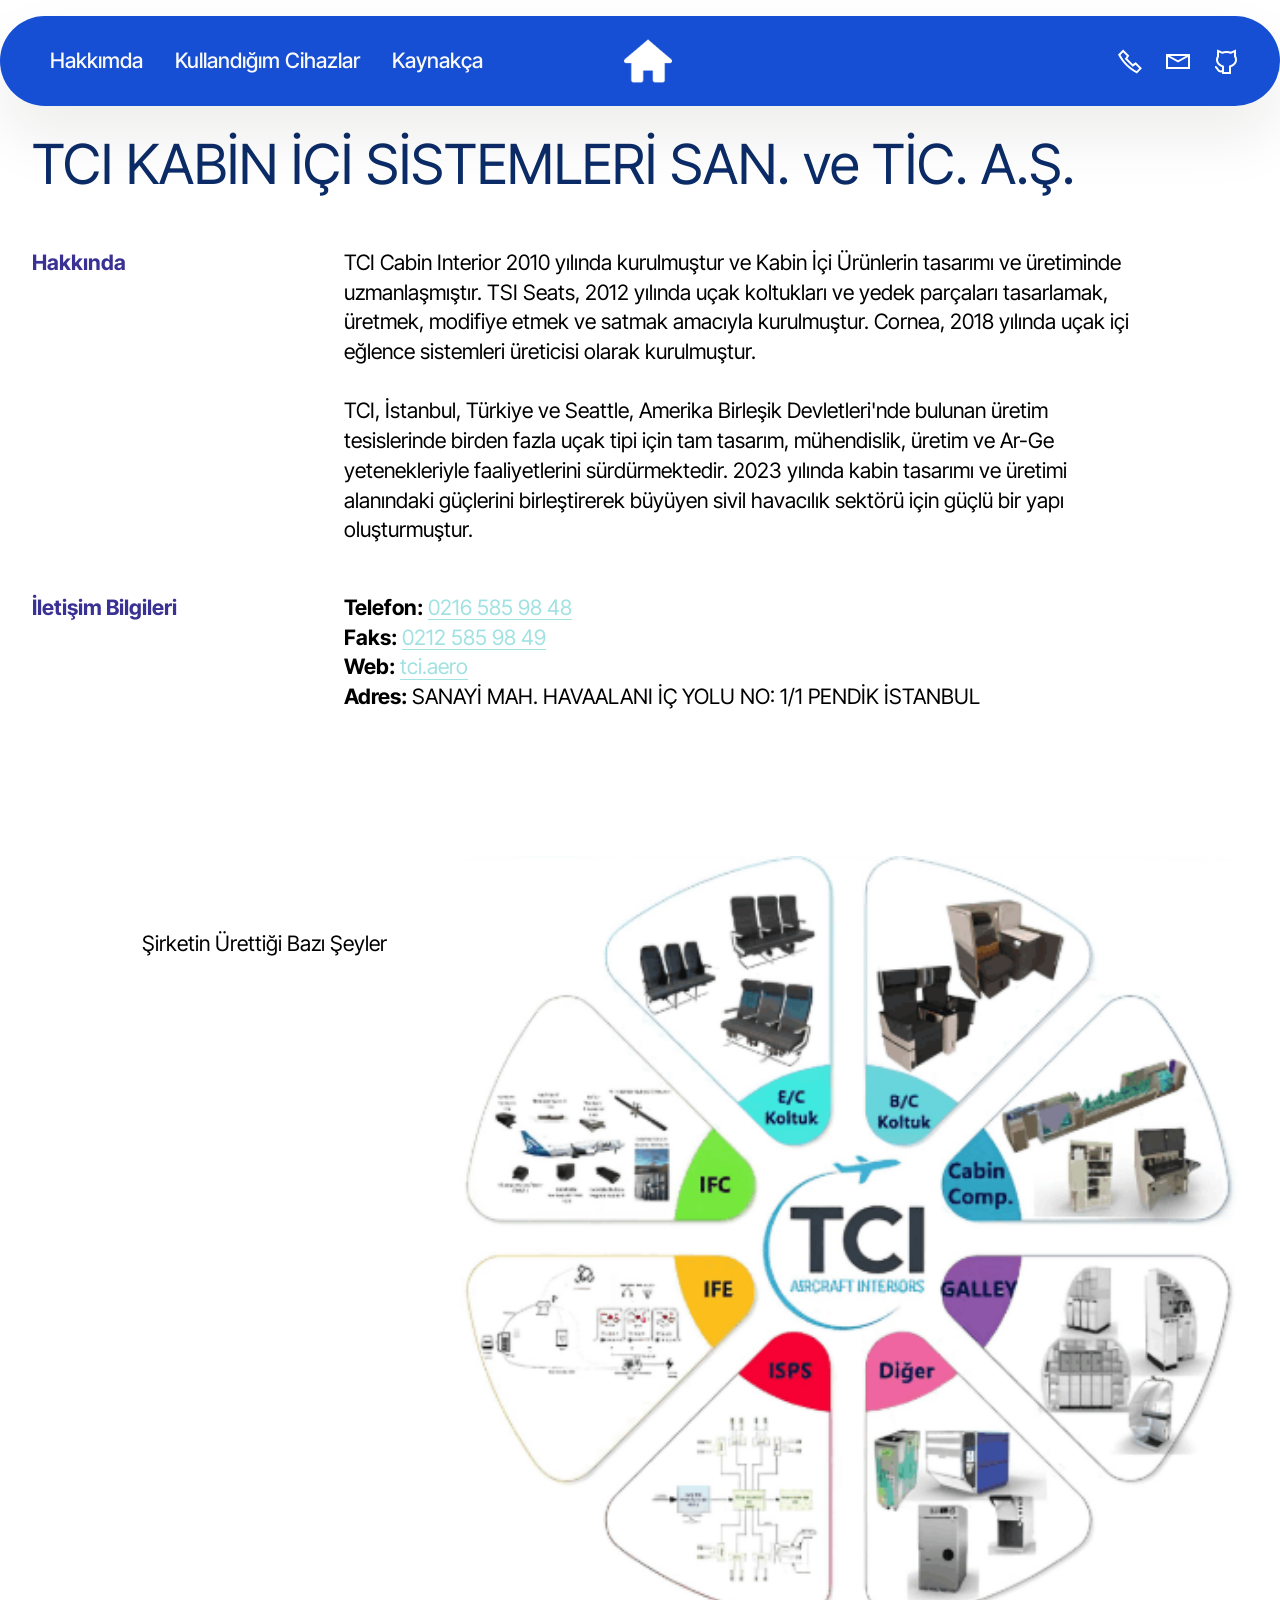
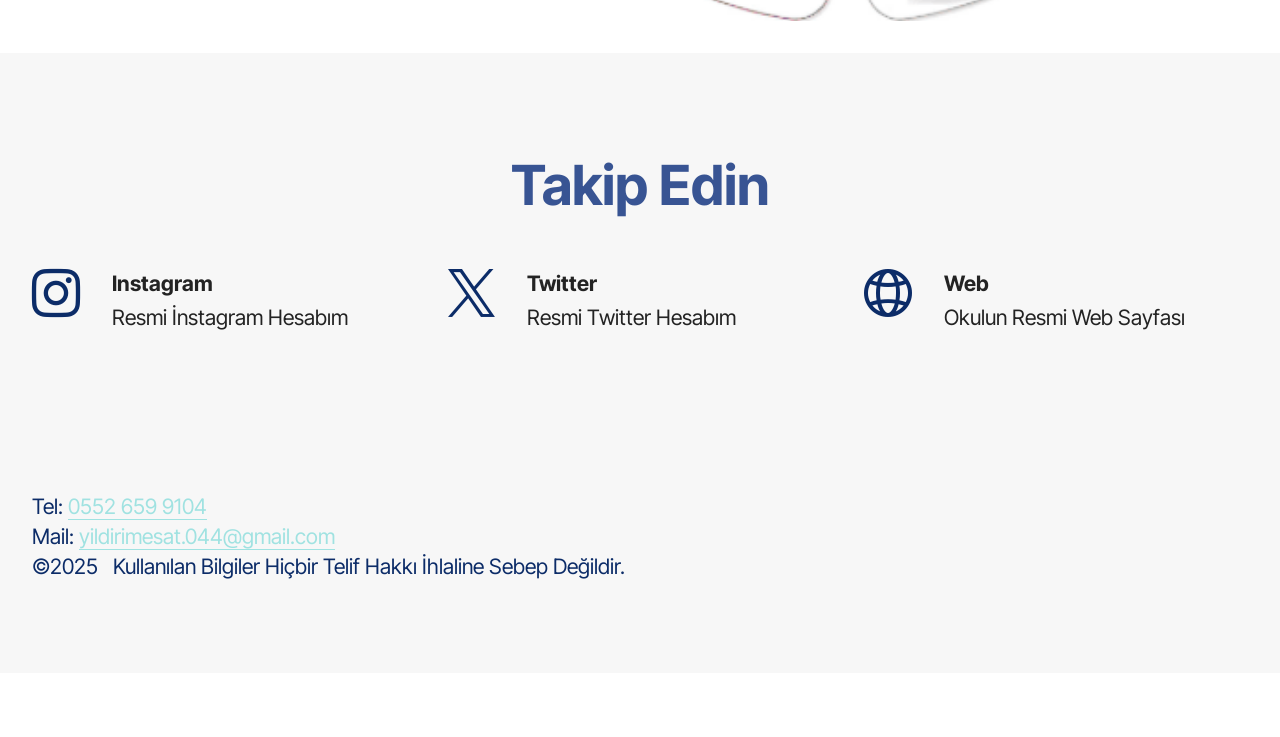
<file: staj_yerim.html>
<!DOCTYPE html>
<html  >
<head>
  <!-- Site made with Mobirise Website Builder v6.1.12, https://mobirise.com -->
  <meta charset="UTF-8">
  <meta http-equiv="X-UA-Compatible" content="IE=edge">
  <meta name="generator" content="Mobirise v6.1.12, mobirise.com">
  <meta name="viewport" content="width=device-width, initial-scale=1, minimum-scale=1">
  <link rel="shortcut icon" href="assets/images/nicepng-home-logo-png-1153942-128x115.png" type="image/x-icon">
  <meta name="description" content="Staj Yaptığım Yer Hakkında Kısaca Bilgi">
  
  
  <title>Staj Yerim</title>
  <link rel="stylesheet" href="assets/web/assets/mobirise-icons2/mobirise2.css">
  <link rel="stylesheet" href="assets/bootstrap/css/bootstrap.min.css">
  <link rel="stylesheet" href="assets/animatecss/animate.css">
  <link rel="stylesheet" href="assets/dropdown/css/style.css">
  <link rel="stylesheet" href="assets/socicon/css/styles.css">
  <link rel="stylesheet" href="assets/theme/css/style.css">
  <link rel="preload" href="https://fonts.googleapis.com/css?family=Inter+Tight:100,200,300,400,500,600,700,800,900,100i,200i,300i,400i,500i,600i,700i,800i,900i&display=swap" as="style" onload="this.onload=null;this.rel='stylesheet'">
  <noscript><link rel="stylesheet" href="https://fonts.googleapis.com/css?family=Inter+Tight:100,200,300,400,500,600,700,800,900,100i,200i,300i,400i,500i,600i,700i,800i,900i&display=swap"></noscript>
  <link rel="preload" href="https://fonts.googleapis.com/css?family=Poppins:100,100i,200,200i,300,300i,400,400i,500,500i,600,600i,700,700i,800,800i,900,900i&display=swap" as="style" onload="this.onload=null;this.rel='stylesheet'">
  <noscript><link rel="stylesheet" href="https://fonts.googleapis.com/css?family=Poppins:100,100i,200,200i,300,300i,400,400i,500,500i,600,600i,700,700i,800,800i,900,900i&display=swap"></noscript>
  <link rel="preload" as="style" href="assets/mobirise/css/mbr-additional.css?v=TH4TMP"><link rel="stylesheet" href="assets/mobirise/css/mbr-additional.css?v=TH4TMP" type="text/css">

  
  
  
</head>
<body>
  
  <section data-bs-version="5.1" class="menu menu3 cid-v60lPfh4pl" once="menu" id="menu03-2j">
	

	<nav class="navbar navbar-dropdown navbar-fixed-top navbar-expand-lg">
		<div class="container">
			<div class="navbar-brand">
				<span class="navbar-logo">
					<a href="index.html">
						<img src="assets/images/nicepng-home-logo-png-1153942-128x115.png" alt="Ana Sayfa" style="height: 2.7rem;">
					</a>
				</span>
				
			</div>
			<button class="navbar-toggler" type="button" data-toggle="collapse" data-bs-toggle="collapse" data-target="#navbarSupportedContent" data-bs-target="#navbarSupportedContent" aria-controls="navbarNavAltMarkup" aria-expanded="false" aria-label="Toggle navigation">
				<div class="hamburger">
					<span></span>
					<span></span>
					<span></span>
					<span></span>
				</div>
			</button>
			<div class="collapse navbar-collapse" id="navbarSupportedContent">
				<ul class="navbar-nav nav-dropdown nav-right" data-app-modern-menu="true"><li class="nav-item">
						<a class="nav-link link text-white text-primary display-4" href="hakkimda.html">Hakkımda</a>
					</li>
					<li class="nav-item">
						<a class="nav-link link show text-white text-primary display-4" href="cihazlarim.html" aria-expanded="false">Kullandığım Cihazlar</a>
					</li>
					<li class="nav-item">
						<a class="nav-link link text-white text-primary display-4" href="kaynakca.html">Kaynakça</a>
					</li></ul>
				<div class="icons-menu">
					<a class="iconfont-wrapper" href="tel:0552 659 9104">
						<span class="p-2 mbr-iconfont mobi-mbri-phone mobi-mbri"></span>
					</a>
					<a class="iconfont-wrapper" href="mailto:yildirimesat.044@gmail.com">
						<span class="p-2 mbr-iconfont mobi-mbri-letter mobi-mbri"></span>
					</a>
					<a class="iconfont-wrapper" href="https://github.com/Y1LD1R1M04" target="_blank">
						<span class="p-2 mbr-iconfont mobi-mbri-github mobi-mbri"></span>
					</a>
					
				</div>
				
			</div>
		</div>
	</nav>
</section>

<section data-bs-version="5.1" class="list03 cid-v5VHQG118K" id="list03-1w">
  
  <div class="container">
    <div class="row justify-content-center">
      <div class="col-12 mb-5 content-head">
        <h3 class="mbr-section-title mbr-fonts-style align-center mb-0 display-2">TCI KABİN İÇİ SİSTEMLERİ SAN. ve TİC. A.Ş.</h3>
        
      </div>
    </div>

    <div class="row justify-content-left item features-without-image mt-0 mb-5 active">
      <div class="col-12 col-md-12 col-lg-3">
        <h5 class="mbr-card-title mbr-fonts-style mt-0 mb-3 display-7"><strong>Hakkında</strong></h5>
      </div>
      <div class="col-md-12 col-lg-8 item-wrapper">
        <p class="mbr-text mbr-fonts-style mt-0 mb-0 display-7">TCI Cabin Interior 2010 yılında kurulmuştur ve Kabin İçi Ürünlerin tasarımı ve üretiminde uzmanlaşmıştır. TSI Seats, 2012 yılında uçak koltukları ve yedek parçaları tasarlamak, üretmek, modifiye etmek ve satmak amacıyla kurulmuştur. Cornea, 2018 yılında uçak içi eğlence sistemleri üreticisi olarak kurulmuştur.<br><br>TCI, İstanbul, Türkiye ve Seattle, Amerika Birleşik Devletleri'nde bulunan üretim tesislerinde birden fazla uçak tipi için tam tasarım, mühendislik, üretim ve Ar-Ge yetenekleriyle faaliyetlerini sürdürmektedir. 2023 yılında kabin tasarımı ve üretimi alanındaki güçlerini birleştirerek büyüyen sivil havacılık sektörü için güçlü bir yapı oluşturmuştur.<br></p>
      </div>
    </div>
    
    <div class="row justify-content-left item features-without-image mt-0 mb-5">
      <div class="col-12 col-md-12 col-lg-3">
        <h5 class="mbr-card-title mbr-fonts-style mt-0 mb-3 display-7"><strong>İletişim Bilgileri</strong></h5>
      </div>
      <div class="col-md-12 col-lg-8 item-wrapper">
        <p class="mbr-text mbr-fonts-style mt-0 mb-0 display-7"><strong>Telefon:</strong> <a href="tel:0216 585 98 48" class="text-warning">0216 585 98 48</a>
<a href="http://mobiri.se" class="text-black"><br></a><strong>Faks:</strong> <a href="tel:0212 585 98 49" class="text-warning">0212 585 98 49</a><a href="http://mobiri.se" class="text-black"><br></a><strong>Web:</strong> <a href="http://tci.aero" class="text-warning" target="_blank">tci.aero</a><br><strong>Adres:</strong> SANAYİ MAH. HAVAALANI İÇ YOLU NO: 1/1 PENDİK İSTANBUL<a href="http://mobiri.se" class="text-black"><br></a>
        </p>
      </div>
    </div>

  </div>
</section>

<section data-bs-version="5.1" class="image08 cid-v5VOFXm5uJ" id="image08-1y">
  
  
  
  <div class="container">
    <div class="row justify-content-center">
      <div class="col-lg-4">
        <div class="col-12 col-md-12">
          <h5 class="mbr-section-title mbr-fonts-style mt-0 mb-4 display-5"><strong>&nbsp; &nbsp; &nbsp; &nbsp; &nbsp; &nbsp; &nbsp; &nbsp; Ürettikleri</strong></h5>
          <h6 class="mbr-section-subtitle mbr-fonts-style mt-0 mb-4 display-7">&nbsp; &nbsp; &nbsp; &nbsp; &nbsp; &nbsp; &nbsp; &nbsp; Şirketin Ürettiği Bazı Şeyler</h6>
          
        </div>
      </div>
      <div class="col-lg-8 side-features">
        <div class="image-wrapper mb-4">
          <a href="http://tci.aero" target="_blank"><img class="w-100" src="assets/images/tcc4b120c3bcret202-437x418.png" alt="tci ürettikleri"></a>
        </div>
      </div>
    </div>
  </div>
</section>

<section data-bs-version="5.1" class="social02 cid-v6H6DUeU4k" id="social02-34">
	

	
	
	<div class="container">
		<div class="row justify-content-center">
			<div class="col-12 content-head">
				<div class="mb-5">
					<h5 class="mbr-section-title mbr-fonts-style align-center mb-0 display-2"><strong>Takip Edin</strong></h5>
					
				</div>
			</div>
		</div>
		<div class="row">
			
			
			<div class="item features-without-image col-12 col-md-6 col-lg-4 active">
				<div class="item-wrapper">
					<a href="https://www.instagram.com/esatde.senbana" target="_blank"><span class="mbr-iconfont m-auto socicon-instagram socicon" style="color: rgb(12, 44, 104); fill: rgb(12, 44, 104);"></span></a>
					<div class="card-box">
						<h4 class="card-title mbr-fonts-style mb-1 display-7">
							<strong>Instagram</strong>
						</h4>
						<h5 class="card-text mbr-fonts-style display-7">Resmi İnstagram Hesabım</h5>
					</div>
				</div>
			</div><div class="item features-without-image col-12 col-md-6 col-lg-4">
				<div class="item-wrapper">
					<a href="https://x.com/AhmetEsatYldrm3" target="_blank"><span class="mbr-iconfont m-auto socicon-twitter socicon" style="color: rgb(12, 44, 104); fill: rgb(12, 44, 104);"></span></a>
					<div class="card-box">
						<h4 class="card-title mbr-fonts-style mb-1 display-7">
							<strong>Twitter</strong></h4>
						<h5 class="card-text mbr-fonts-style display-7">Resmi Twitter Hesabım</h5>
					</div>
				</div>
			</div><div class="item features-without-image col-12 col-md-6 col-lg-4">
				<div class="item-wrapper">
					<a href="https://isgokcen.meb.k12.tr/" target="_blank"><span class="mbr-iconfont m-auto mobi-mbri-globe-2 mobi-mbri" style="color: rgb(12, 44, 104); fill: rgb(12, 44, 104);"></span></a>
					<div class="card-box">
						<h4 class="card-title mbr-fonts-style mb-1 display-7"><strong>Web</strong></h4>
						<h5 class="card-text mbr-fonts-style display-7">Okulun Resmi Web Sayfası</h5>
					</div>
				</div>
			</div>
			
			
			
		</div>
	</div>
</section>

<section data-bs-version="5.1" class="footer4 cid-v5VUwzwUdP" once="footers" id="footer04-21">

    

    

    <div class="container">
        <div class="media-container-row align-center mbr-white">
            <div class="col-12">
                <p class="mbr-text mb-0 mbr-fonts-style display-7">Tel: <a href="tel:0552 659 9104" class="text-warning">0552 659 9104</a><br>Mail: <a href="mailto:yildirimesat.044@gmail.com" class="text-warning">yildirimesat.044@gmail.com</a><br>©2025&nbsp; &nbsp;Kullanılan Bilgiler Hiçbir Telif Hakkı İhlaline Sebep Değildir.<br><br><br></p>
            </div>
        </div>
    </div>
</section><section class="display-7" style="padding: 0;align-items: center;justify-content: center;flex-wrap: wrap;    align-content: center;display: flex;position: relative;height: 4rem;"><a href="https://mobiri.se/4386858" style="flex: 1 1;height: 4rem;position: absolute;width: 100%;z-index: 1;"><img alt="" style="height: 4rem;" src="[data-uri]"></a><p style="margin: 0;text-align: center;" class="display-7">&#8204;</p><a style="z-index:1" href="https://mobirise.com/builder/ai-website-creator.html">AI Website Creator</a></section><script src="assets/bootstrap/js/bootstrap.bundle.min.js"></script>  <script src="assets/smoothscroll/smooth-scroll.js"></script>  <script src="assets/ytplayer/index.js"></script>  <script src="assets/dropdown/js/navbar-dropdown.js"></script>  <script src="assets/theme/js/script.js"></script>  
  
  
  <input name="animation" type="hidden">
  </body>
</html>
</file>
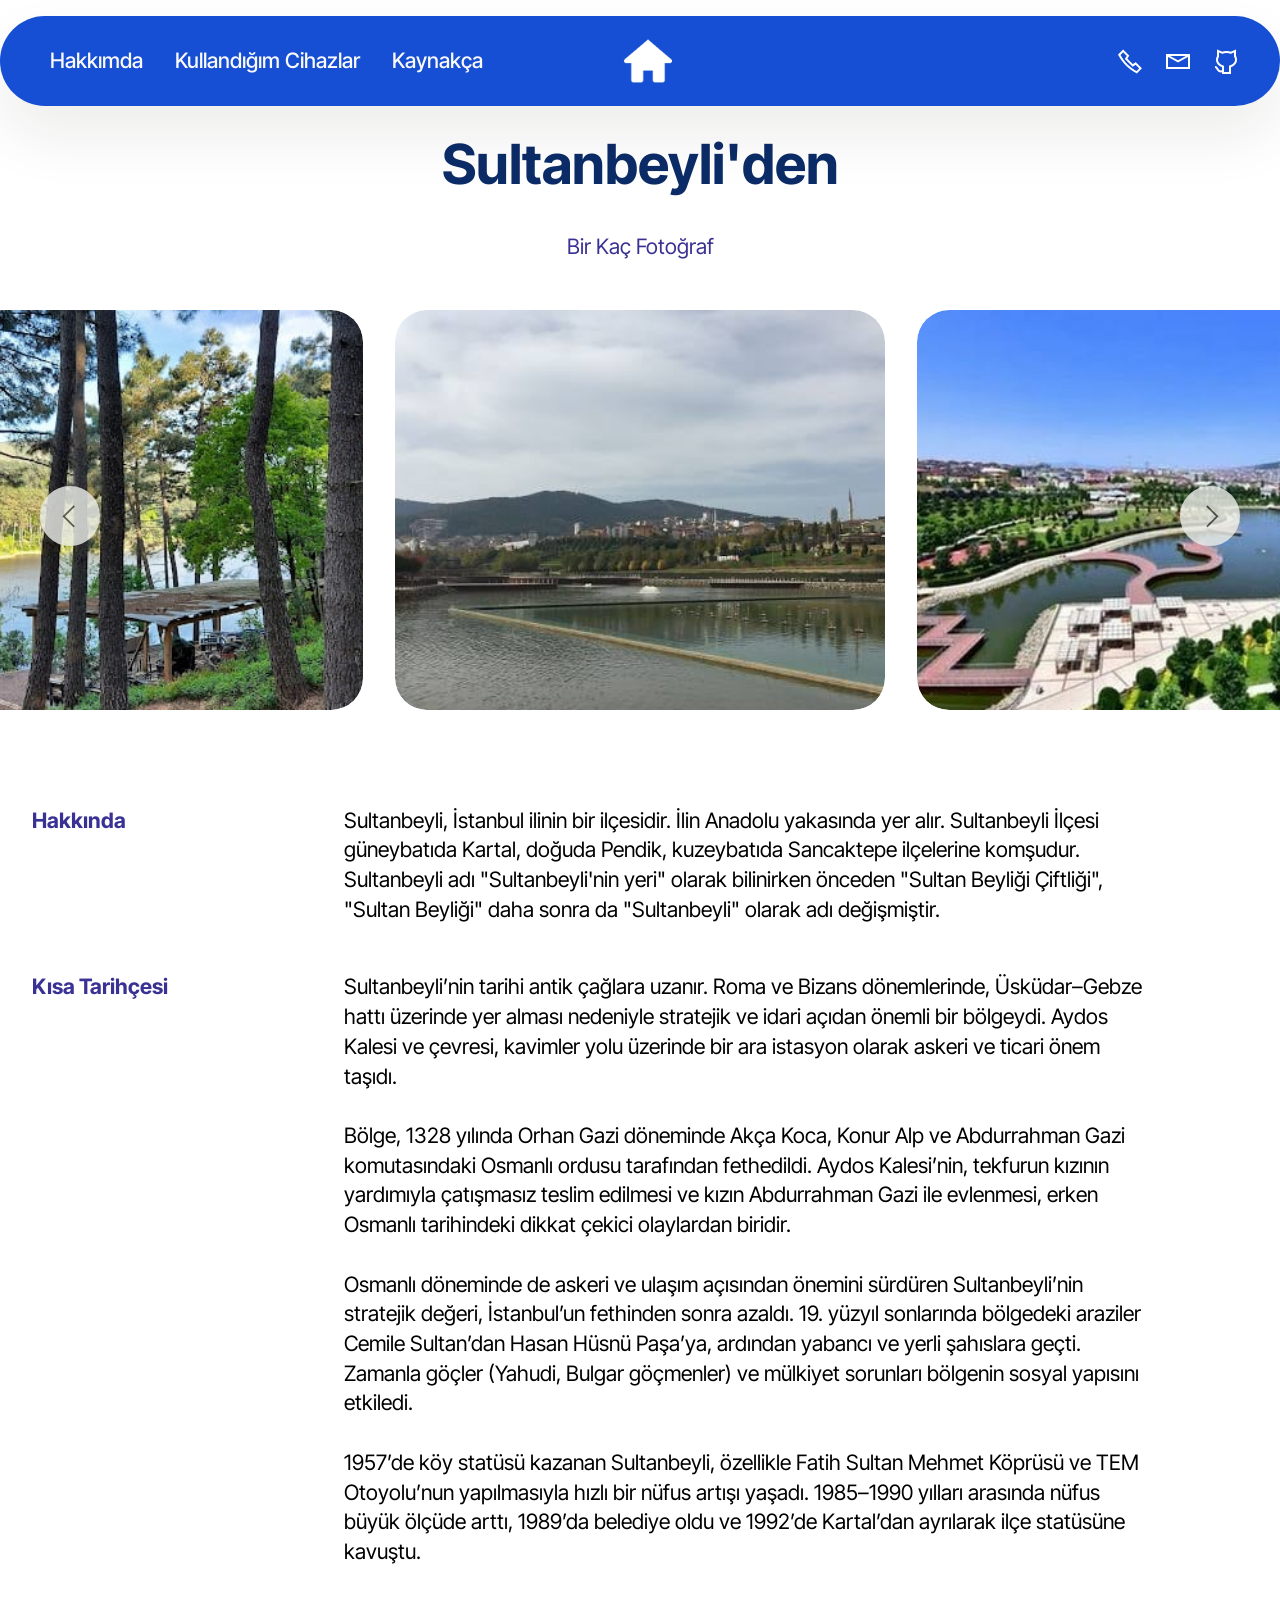
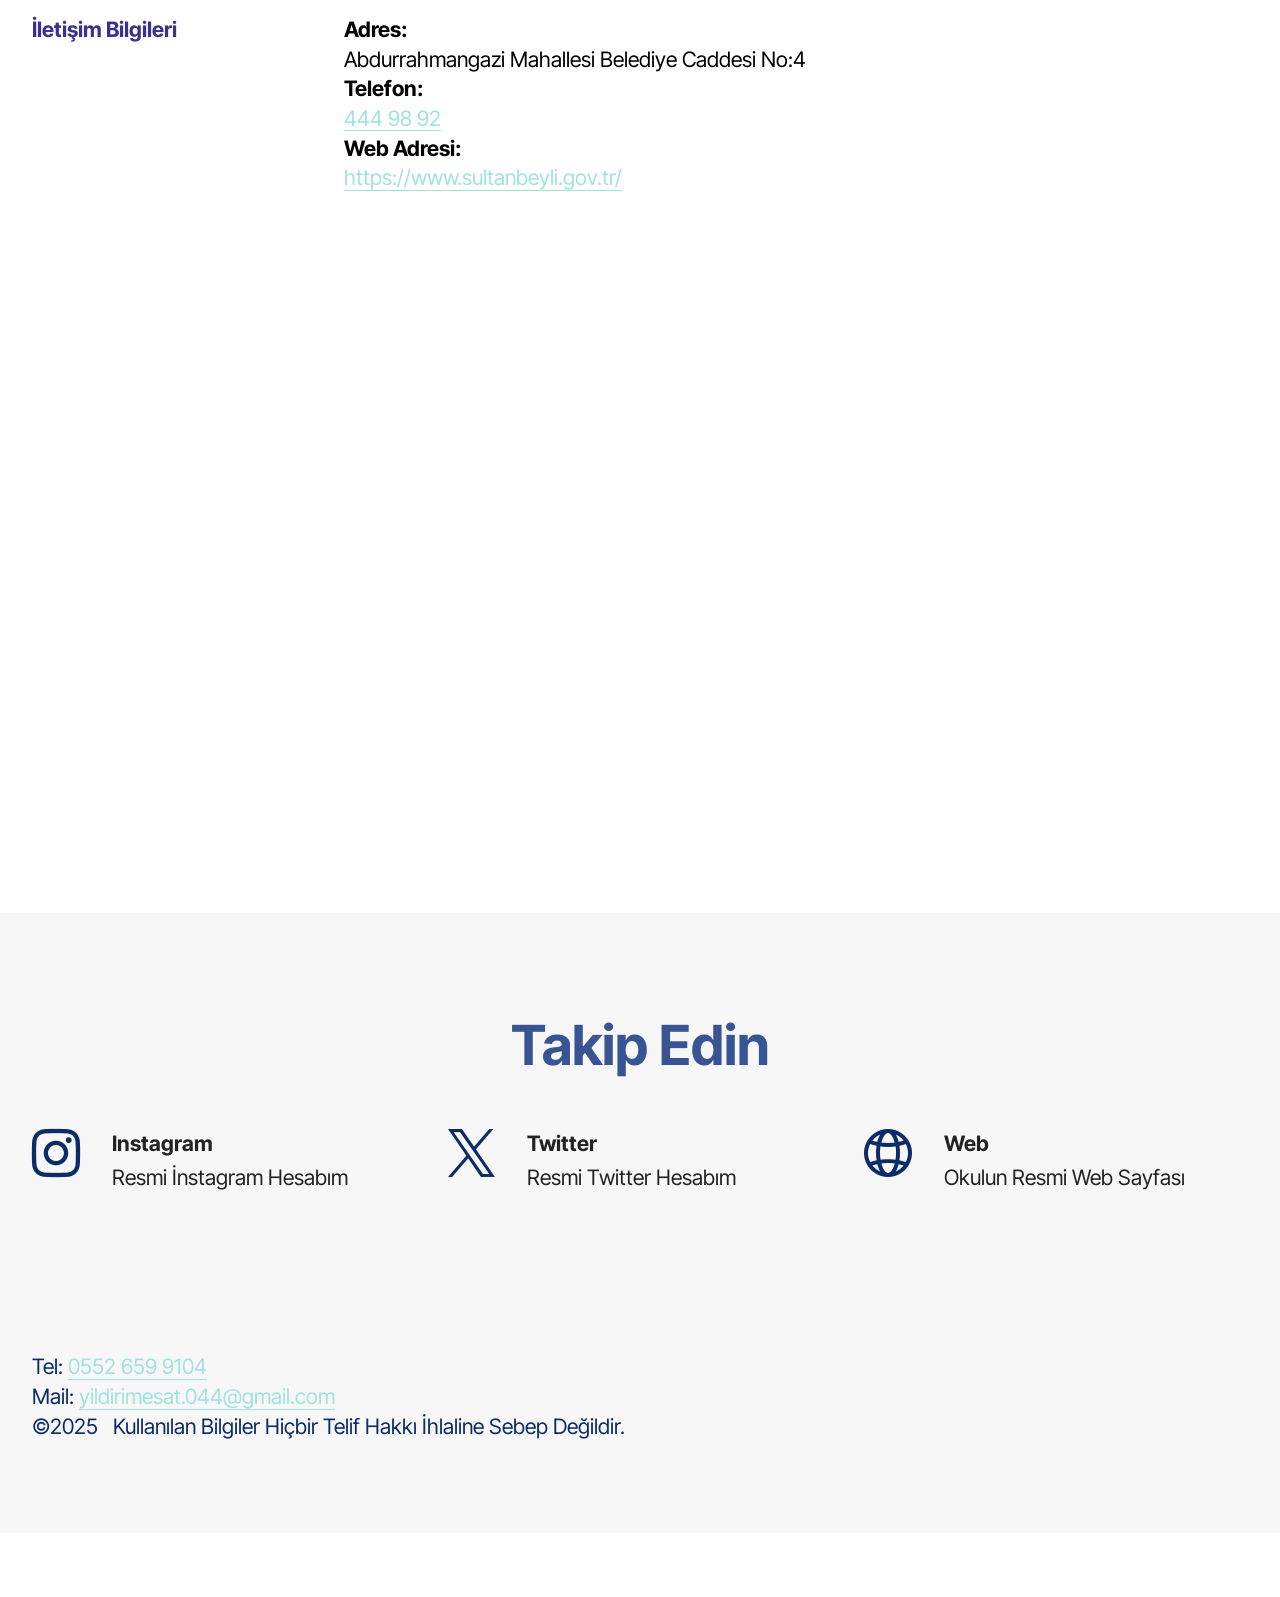
<file: yasadigim_yer.html>
<!DOCTYPE html>
<html  >
<head>
  <!-- Site made with Mobirise Website Builder v6.1.12, https://mobirise.com -->
  <meta charset="UTF-8">
  <meta http-equiv="X-UA-Compatible" content="IE=edge">
  <meta name="generator" content="Mobirise v6.1.12, mobirise.com">
  <meta name="viewport" content="width=device-width, initial-scale=1, minimum-scale=1">
  <link rel="shortcut icon" href="assets/images/nicepng-home-logo-png-1153942-128x115.png" type="image/x-icon">
  <meta name="description" content="Yaşadığım Yer Hakkında Kısaca Bilgi">
  
  
  <title>Yaşadığım Yer</title>
  <link rel="stylesheet" href="assets/web/assets/mobirise-icons2/mobirise2.css">
  <link rel="stylesheet" href="assets/bootstrap/css/bootstrap.min.css">
  <link rel="stylesheet" href="assets/animatecss/animate.css">
  <link rel="stylesheet" href="assets/dropdown/css/style.css">
  <link rel="stylesheet" href="assets/socicon/css/styles.css">
  <link rel="stylesheet" href="assets/theme/css/style.css">
  <link rel="preload" href="https://fonts.googleapis.com/css?family=Inter+Tight:100,200,300,400,500,600,700,800,900,100i,200i,300i,400i,500i,600i,700i,800i,900i&display=swap" as="style" onload="this.onload=null;this.rel='stylesheet'">
  <noscript><link rel="stylesheet" href="https://fonts.googleapis.com/css?family=Inter+Tight:100,200,300,400,500,600,700,800,900,100i,200i,300i,400i,500i,600i,700i,800i,900i&display=swap"></noscript>
  <link rel="preload" href="https://fonts.googleapis.com/css?family=Poppins:100,100i,200,200i,300,300i,400,400i,500,500i,600,600i,700,700i,800,800i,900,900i&display=swap" as="style" onload="this.onload=null;this.rel='stylesheet'">
  <noscript><link rel="stylesheet" href="https://fonts.googleapis.com/css?family=Poppins:100,100i,200,200i,300,300i,400,400i,500,500i,600,600i,700,700i,800,800i,900,900i&display=swap"></noscript>
  <link rel="preload" as="style" href="assets/mobirise/css/mbr-additional.css?v=zvOSXj"><link rel="stylesheet" href="assets/mobirise/css/mbr-additional.css?v=zvOSXj" type="text/css">

  
  
  
</head>
<body>
  
  <section data-bs-version="5.1" class="menu menu3 cid-v60lf031MW" once="menu" id="menu03-2i">
	

	<nav class="navbar navbar-dropdown navbar-fixed-top navbar-expand-lg">
		<div class="container">
			<div class="navbar-brand">
				<span class="navbar-logo">
					<a href="index.html">
						<img src="assets/images/nicepng-home-logo-png-1153942-128x115.png" alt="Ana Sayfa" style="height: 2.7rem;">
					</a>
				</span>
				
			</div>
			<button class="navbar-toggler" type="button" data-toggle="collapse" data-bs-toggle="collapse" data-target="#navbarSupportedContent" data-bs-target="#navbarSupportedContent" aria-controls="navbarNavAltMarkup" aria-expanded="false" aria-label="Toggle navigation">
				<div class="hamburger">
					<span></span>
					<span></span>
					<span></span>
					<span></span>
				</div>
			</button>
			<div class="collapse navbar-collapse" id="navbarSupportedContent">
				<ul class="navbar-nav nav-dropdown nav-right" data-app-modern-menu="true"><li class="nav-item">
						<a class="nav-link link text-white text-primary display-4" href="hakkimda.html">Hakkımda</a>
					</li>
					<li class="nav-item">
						<a class="nav-link link show text-white text-primary display-4" href="cihazlarim.html" aria-expanded="false">Kullandığım Cihazlar</a>
					</li>
					<li class="nav-item">
						<a class="nav-link link text-white text-primary display-4" href="kaynakca.html">Kaynakça</a>
					</li></ul>
				<div class="icons-menu">
					<a class="iconfont-wrapper" href="tel:0552 659 9104">
						<span class="p-2 mbr-iconfont mobi-mbri-phone mobi-mbri"></span>
					</a>
					<a class="iconfont-wrapper" href="mailto:yildirimesat.044@gmail.com">
						<span class="p-2 mbr-iconfont mobi-mbri-letter mobi-mbri"></span>
					</a>
					<a class="iconfont-wrapper" href="https://github.com/Y1LD1R1M04" target="_blank">
						<span class="p-2 mbr-iconfont mobi-mbri-github mobi-mbri"></span>
					</a>
					
				</div>
				
			</div>
		</div>
	</nav>
</section>

<section data-bs-version="5.1" class="slider4 mbr-embla cid-v5VX2Rutuf" id="slider04-27">
    
    
    <div class="container-fluid">
        <div class="row mb-5 justify-content-center">
            <div class="col-12 content-head">
                <h3 class="mbr-section-title mbr-fonts-style align-center mb-0 display-2"><strong>Sultanbeyli'den</strong></h3>
                <h5 class="mbr-section-subtitle mbr-fonts-style align-center mb-0 mt-4 display-7">Bir Kaç Fotoğraf</h5>
            </div>
        </div>
        <div class="row">
            <div class="col-12">
                <div class="embla position-relative" data-skip-snaps="true" data-align="center" data-contain-scroll="trimSnaps" data-loop="true" data-auto-play="true" data-auto-play-interval="5" data-draggable="true">
                    <div class="embla__viewport">
                        <div class="embla__container">
                            <div class="embla__slide slider-image item active" style="margin-left: 1rem; margin-right: 1rem;">
                                <div class="slide-content">
                                    <div class="item-img">
                                        <div class="item-wrapper">
                                            <img src="assets/images/licensed-image-1-540x312.jpg" alt="Mobirise Website Builder" title="" data-slide-to="0" data-bs-slide-to="0">
                                        </div>
                                    </div>
                                </div>
                            </div><div class="embla__slide slider-image item" style="margin-left: 1rem; margin-right: 1rem;">
                                <div class="slide-content">
                                    <div class="item-img">
                                        <div class="item-wrapper">
                                            <img src="assets/images/unnamed-2-540x312.jpg" alt="Mobirise Website Builder" title="" data-slide-to="1" data-bs-slide-to="1">
                                        </div>
                                    </div>
                                </div>
                            </div><div class="embla__slide slider-image item" style="margin-left: 1rem; margin-right: 1rem;">
                                <div class="slide-content">
                                    <div class="item-img">
                                        <div class="item-wrapper">
                                            <img src="assets/images/unnamed-1-540x312.jpg" alt="Mobirise Website Builder" title="" data-slide-to="2" data-bs-slide-to="2">
                                        </div>
                                    </div>
                                </div>
                            </div><div class="embla__slide slider-image item" style="margin-left: 1rem; margin-right: 1rem;">
                                <div class="slide-content">
                                    <div class="item-img">
                                        <div class="item-wrapper">
                                            <img src="assets/images/unnamed-3-540x312.jpg" alt="Mobirise Website Builder" title="" data-slide-to="3" data-bs-slide-to="3">
                                        </div>
                                    </div>
                                </div>
                            </div><div class="embla__slide slider-image item" style="margin-left: 1rem; margin-right: 1rem;">
                                <div class="slide-content">
                                    <div class="item-img">
                                        <div class="item-wrapper">
                                            <img src="assets/images/whatsapp-gorsel-2025-07-14-saat-13.43.18-c206de51-540x347.jpg" alt="Mobirise Website Builder" title="" data-slide-to="4" data-bs-slide-to="4">
                                        </div>
                                    </div>
                                </div>
                            </div><div class="embla__slide slider-image item" style="margin-left: 1rem; margin-right: 1rem;">
                                <div class="slide-content">
                                    <div class="item-img">
                                        <div class="item-wrapper">
                                            <img src="assets/images/istanbul-sultanbeyli-ilcesi-fotograf-51-526x400.jpg" alt="Mobirise Website Builder" title="" data-slide-to="5" data-bs-slide-to="5">
                                        </div>
                                    </div>
                                </div>
                            </div><div class="embla__slide slider-image item" style="margin-left: 1rem; margin-right: 1rem;">
                                <div class="slide-content">
                                    <div class="item-img">
                                        <div class="item-wrapper">
                                            <img src="assets/images/istanbul-sultanbeyli-ilcesi-fotograf-2-526x400.jpg" alt="Mobirise Website Builder" title="" data-slide-to="6" data-bs-slide-to="6">
                                        </div>
                                    </div>
                                </div>
                            </div><div class="embla__slide slider-image item" style="margin-left: 1rem; margin-right: 1rem;">
                                <div class="slide-content">
                                    <div class="item-img">
                                        <div class="item-wrapper">
                                            <img src="assets/images/istanbul-sultanbeyli-ilcesi-fotograf-23-526x400.jpg" alt="Mobirise Website Builder" title="" data-slide-to="7" data-bs-slide-to="7">
                                        </div>
                                    </div>
                                </div>
                            </div><div class="embla__slide slider-image item" style="margin-left: 1rem; margin-right: 1rem;">
                                <div class="slide-content">
                                    <div class="item-img">
                                        <div class="item-wrapper">
                                            <img src="assets/images/istanbul-sultanbeyli-ilcesi-fotograf-22-526x400.jpg" alt="Mobirise Website Builder" title="" data-slide-to="8" data-bs-slide-to="8">
                                        </div>
                                    </div>
                                </div>
                            </div><div class="embla__slide slider-image item" style="margin-left: 1rem; margin-right: 1rem;">
                                <div class="slide-content">
                                    <div class="item-img">
                                        <div class="item-wrapper">
                                            <img src="assets/images/unnamed-1-540x312.jpg" alt="Mobirise Website Builder" title="" data-slide-to="9" data-bs-slide-to="9">
                                        </div>
                                    </div>
                                </div>
                            </div>
                            
                            
                            
                            
                            
                            
                        </div>
                    </div>
                    <button class="embla__button embla__button--prev">
                        <span class="mobi-mbri mobi-mbri-arrow-prev" aria-hidden="true"></span>
                        <span class="sr-only visually-hidden visually-hidden">Previous</span>
                    </button>
                    <button class="embla__button embla__button--next">
                        <span class="mobi-mbri mobi-mbri-arrow-next" aria-hidden="true"></span>
                        <span class="sr-only visually-hidden visually-hidden">Next</span>
                    </button>
                </div>
            </div>
        </div>
    </div>
</section>

<section data-bs-version="5.1" class="list03 cid-v5VScB3NRb" id="list03-1z">
  
  <div class="container">
    <div class="row justify-content-center">
      
    </div>

    <div class="row justify-content-left item features-without-image mt-0 mb-5 active">
      <div class="col-12 col-md-12 col-lg-3">
        <h5 class="mbr-card-title mbr-fonts-style mt-0 mb-3 display-7"><strong>Hakkında</strong></h5>
      </div>
      <div class="col-md-12 col-lg-8 item-wrapper">
        <p class="mbr-text mbr-fonts-style mt-0 mb-0 display-7">Sultanbeyli, İstanbul ilinin bir ilçesidir. İlin Anadolu yakasında yer alır. Sultanbeyli İlçesi güneybatıda Kartal, doğuda Pendik, kuzeybatıda Sancaktepe ilçelerine komşudur. Sultanbeyli adı "Sultanbeyli'nin yeri" olarak bilinirken önceden "Sultan Beyliği Çiftliği", "Sultan Beyliği" daha sonra da "Sultanbeyli" olarak adı değişmiştir.</p>
      </div>
    </div>
    <div class="row justify-content-left item features-without-image mt-0 mb-5">
      <div class="col-12 col-md-12 col-lg-3">
        <h5 class="mbr-card-title mbr-fonts-style mt-0 mb-3 display-7"><strong>Kısa Tarihçesi</strong></h5>
      </div>
      <div class="col-md-12 col-lg-8 item-wrapper">
        <p class="mbr-text mbr-fonts-style mt-0 mb-0 display-7">Sultanbeyli’nin tarihi antik çağlara uzanır. Roma ve Bizans dönemlerinde, Üsküdar–Gebze hattı üzerinde yer alması nedeniyle stratejik ve idari açıdan önemli bir bölgeydi. Aydos Kalesi ve çevresi, kavimler yolu üzerinde bir ara istasyon olarak askeri ve ticari önem taşıdı.<br><br>Bölge, 1328 yılında Orhan Gazi döneminde Akça Koca, Konur Alp ve Abdurrahman Gazi komutasındaki Osmanlı ordusu tarafından fethedildi. Aydos Kalesi’nin, tekfurun kızının yardımıyla çatışmasız teslim edilmesi ve kızın Abdurrahman Gazi ile evlenmesi, erken Osmanlı tarihindeki dikkat çekici olaylardan biridir.<br><br>Osmanlı döneminde de askeri ve ulaşım açısından önemini sürdüren Sultanbeyli’nin stratejik değeri, İstanbul’un fethinden sonra azaldı. 19. yüzyıl sonlarında bölgedeki araziler Cemile Sultan’dan Hasan Hüsnü Paşa’ya, ardından yabancı ve yerli şahıslara geçti. Zamanla göçler (Yahudi, Bulgar göçmenler) ve mülkiyet sorunları bölgenin sosyal yapısını etkiledi.<br><br>1957’de köy statüsü kazanan Sultanbeyli, özellikle Fatih Sultan Mehmet Köprüsü ve TEM Otoyolu’nun yapılmasıyla hızlı bir nüfus artışı yaşadı. 1985–1990 yılları arasında nüfus büyük ölçüde arttı, 1989’da belediye oldu ve 1992’de Kartal’dan ayrılarak ilçe statüsüne kavuştu.</p>
      </div>
    </div>
    <div class="row justify-content-left item features-without-image mt-0 mb-5">
      <div class="col-12 col-md-12 col-lg-3">
        <h5 class="mbr-card-title mbr-fonts-style mt-0 mb-3 display-7"><strong>İletişim Bilgileri</strong></h5>
      </div>
      <div class="col-md-12 col-lg-8 item-wrapper">
        <p class="mbr-text mbr-fonts-style mt-0 mb-0 display-7"><strong>Adres:</strong><br>Abdurrahmangazi Mahallesi Belediye Caddesi No:4
<br><strong>Telefon:</strong><strong><br></strong><a href="tel:444 98  92" class="text-warning">444 98 92</a><br><strong>Web Adresi:</strong><br><a href="https://www.sultanbeyli.gov.tr/" class="text-warning" target="_blank">https://www.sultanbeyli.gov.tr/</a></p>
      </div>
    </div>

  </div>
</section>

<section data-bs-version="5.1" class="map1 cid-v6GZpxQoL0" id="map01-30">
	
	
	
	<div class="container">
		<div class="row justify-content-center">
			<div class="col-12 content-head">
				
			</div>
		</div>
		<div class="google-map"><iframe frameborder="0" style="border:0" src="https://www.google.com/maps/embed?pb=!1m18!1m12!1m3!1d48201.61322814217!2d29.237028961505565!3d40.96832268626174!2m3!1f0!2f0!3f0!3m2!1i1024!2i768!4f13.1!3m3!1m2!1s0x14cad05ff4c5d567%3A0xb011010aa2dc68c0!2sSultanbeyli%2C%20%C4%B0stanbul!5e0!3m2!1str!2str!4v1766939260482!5m2!1str!2str" allowfullscreen=""></iframe></div>
	</div>
</section>

<section data-bs-version="5.1" class="social02 cid-v6H6vsHVO1" id="social02-32">
	

	
	
	<div class="container">
		<div class="row justify-content-center">
			<div class="col-12 content-head">
				<div class="mb-5">
					<h5 class="mbr-section-title mbr-fonts-style align-center mb-0 display-2"><strong>Takip Edin</strong></h5>
					
				</div>
			</div>
		</div>
		<div class="row">
			
			
			<div class="item features-without-image col-12 col-md-6 col-lg-4 active">
				<div class="item-wrapper">
					<a href="https://www.instagram.com/esatde.senbana" target="_blank"><span class="mbr-iconfont m-auto socicon-instagram socicon" style="color: rgb(12, 44, 104); fill: rgb(12, 44, 104);"></span></a>
					<div class="card-box">
						<h4 class="card-title mbr-fonts-style mb-1 display-7">
							<strong>Instagram</strong>
						</h4>
						<h5 class="card-text mbr-fonts-style display-7">Resmi İnstagram Hesabım</h5>
					</div>
				</div>
			</div><div class="item features-without-image col-12 col-md-6 col-lg-4">
				<div class="item-wrapper">
					<a href="https://x.com/AhmetEsatYldrm3" target="_blank"><span class="mbr-iconfont m-auto socicon-twitter socicon" style="color: rgb(12, 44, 104); fill: rgb(12, 44, 104);"></span></a>
					<div class="card-box">
						<h4 class="card-title mbr-fonts-style mb-1 display-7">
							<strong>Twitter</strong></h4>
						<h5 class="card-text mbr-fonts-style display-7">Resmi Twitter Hesabım</h5>
					</div>
				</div>
			</div><div class="item features-without-image col-12 col-md-6 col-lg-4">
				<div class="item-wrapper">
					<a href="https://isgokcen.meb.k12.tr/" target="_blank"><span class="mbr-iconfont m-auto mobi-mbri-globe-2 mobi-mbri" style="color: rgb(12, 44, 104); fill: rgb(12, 44, 104);"></span></a>
					<div class="card-box">
						<h4 class="card-title mbr-fonts-style mb-1 display-7"><strong>Web</strong></h4>
						<h5 class="card-text mbr-fonts-style display-7">Okulun Resmi Web Sayfası</h5>
					</div>
				</div>
			</div>
			
			
			
		</div>
	</div>
</section>

<section data-bs-version="5.1" class="footer4 cid-v5VUI00DSt" once="footers" id="footer04-23">

    

    

    <div class="container">
        <div class="media-container-row align-center mbr-white">
            <div class="col-12">
                <p class="mbr-text mb-0 mbr-fonts-style display-7">Tel: <a href="tel:0552 659 9104" class="text-warning">0552 659 9104</a><br>Mail: <a href="mailto:yildirimesat.044@gmail.com" class="text-warning">yildirimesat.044@gmail.com</a><br>©2025&nbsp; &nbsp;Kullanılan Bilgiler Hiçbir Telif Hakkı İhlaline Sebep Değildir.<br><br><br></p>
            </div>
        </div>
    </div>
</section><section class="display-7" style="padding: 0;align-items: center;justify-content: center;flex-wrap: wrap;    align-content: center;display: flex;position: relative;height: 4rem;"><a href="https://mobiri.se/4386858" style="flex: 1 1;height: 4rem;position: absolute;width: 100%;z-index: 1;"><img alt="" style="height: 4rem;" src="[data-uri]"></a><p style="margin: 0;text-align: center;" class="display-7">&#8204;</p><a style="z-index:1" href="https://mobirise.com/builder/no-code-website-builder.html">No Code Website Builder</a></section><script src="assets/bootstrap/js/bootstrap.bundle.min.js"></script>  <script src="assets/smoothscroll/smooth-scroll.js"></script>  <script src="assets/ytplayer/index.js"></script>  <script src="assets/dropdown/js/navbar-dropdown.js"></script>  <script src="assets/embla/embla.min.js"></script>  <script src="assets/embla/script.js"></script>  <script src="assets/theme/js/script.js"></script>  
  
  
  <input name="animation" type="hidden">
  </body>
</html>
</file>
<file: assets/web/assets/mobirise-icons2/mobirise2.css>
@font-face {
  font-family: 'Moririse2';
  font-display: swap;
  src:  url('mobirise2.eot?f2bix4');
  src:  url('mobirise2.eot?f2bix4#iefix') format('embedded-opentype'),
    url('mobirise2.woff2?f2bix4') format('woff2'),
    url('mobirise2.woff?f2bix4') format('woff'),
    url('mobirise2.ttf?f2bix4') format('truetype'),
    url('mobirise2.svg?f2bix4#mobirise2') format('svg');
  font-weight: normal;
  font-style: normal;
}

[class^="mobi-"], [class*=" mobi-"] {
  /* use !important to prevent issues with browser extensions that change fonts */
  font-family: 'Moririse2' !important;
  speak: none;
  font-style: normal;
  font-weight: normal;
  font-variant: normal;
  text-transform: none;
  line-height: 1;

  /* Better Font Rendering =========== */
  -webkit-font-smoothing: antialiased;
  -moz-osx-font-smoothing: grayscale;
}

.mobi-mbri-add-submenu:before {
  content: "\e900";
}
.mobi-mbri-alert:before {
  content: "\e901";
}
.mobi-mbri-align-center:before {
  content: "\e902";
}
.mobi-mbri-align-justify:before {
  content: "\e903";
}
.mobi-mbri-align-left:before {
  content: "\e904";
}
.mobi-mbri-align-right:before {
  content: "\e905";
}
.mobi-mbri-android:before {
  content: "\e906";
}
.mobi-mbri-apple:before {
  content: "\e907";
}
.mobi-mbri-arrow-down:before {
  content: "\e908";
}
.mobi-mbri-arrow-next:before {
  content: "\e909";
}
.mobi-mbri-arrow-prev:before {
  content: "\e90a";
}
.mobi-mbri-arrow-up:before {
  content: "\e90b";
}
.mobi-mbri-bold:before {
  content: "\e90c";
}
.mobi-mbri-bookmark:before {
  content: "\e90d";
}
.mobi-mbri-bootstrap:before {
  content: "\e90e";
}
.mobi-mbri-briefcase:before {
  content: "\e90f";
}
.mobi-mbri-browse:before {
  content: "\e910";
}
.mobi-mbri-bulleted-list:before {
  content: "\e911";
}
.mobi-mbri-calendar:before {
  content: "\e912";
}
.mobi-mbri-camera:before {
  content: "\e913";
}
.mobi-mbri-cart-add:before {
  content: "\e914";
}
.mobi-mbri-cart-full:before {
  content: "\e915";
}
.mobi-mbri-cash:before {
  content: "\e916";
}
.mobi-mbri-change-style:before {
  content: "\e917";
}
.mobi-mbri-chat:before {
  content: "\e918";
}
.mobi-mbri-clock:before {
  content: "\e919";
}
.mobi-mbri-close:before {
  content: "\e91a";
}
.mobi-mbri-cloud:before {
  content: "\e91b";
}
.mobi-mbri-code:before {
  content: "\e91c";
}
.mobi-mbri-contact-form:before {
  content: "\e91d";
}
.mobi-mbri-credit-card:before {
  content: "\e91e";
}
.mobi-mbri-cursor-click:before {
  content: "\e91f";
}
.mobi-mbri-cust-feedback:before {
  content: "\e920";
}
.mobi-mbri-database:before {
  content: "\e921";
}
.mobi-mbri-delivery:before {
  content: "\e922";
}
.mobi-mbri-desktop:before {
  content: "\e923";
}
.mobi-mbri-devices:before {
  content: "\e924";
}
.mobi-mbri-down:before {
  content: "\e925";
}
.mobi-mbri-download-2:before {
  content: "\e926";
}
.mobi-mbri-download:before {
  content: "\e927";
}
.mobi-mbri-drag-n-drop-2:before {
  content: "\e928";
}
.mobi-mbri-drag-n-drop:before {
  content: "\e929";
}
.mobi-mbri-edit-2:before {
  content: "\e92a";
}
.mobi-mbri-edit:before {
  content: "\e92b";
}
.mobi-mbri-error:before {
  content: "\e92c";
}
.mobi-mbri-extension:before {
  content: "\e92d";
}
.mobi-mbri-features:before {
  content: "\e92e";
}
.mobi-mbri-file:before {
  content: "\e92f";
}
.mobi-mbri-flag:before {
  content: "\e930";
}
.mobi-mbri-folder:before {
  content: "\e931";
}
.mobi-mbri-gift:before {
  content: "\e932";
}
.mobi-mbri-github:before {
  content: "\e933";
}
.mobi-mbri-globe-2:before {
  content: "\e934";
}
.mobi-mbri-globe:before {
  content: "\e935";
}
.mobi-mbri-growing-chart:before {
  content: "\e936";
}
.mobi-mbri-hearth:before {
  content: "\e937";
}
.mobi-mbri-help:before {
  content: "\e938";
}
.mobi-mbri-home:before {
  content: "\e939";
}
.mobi-mbri-hot-cup:before {
  content: "\e93a";
}
.mobi-mbri-idea:before {
  content: "\e93b";
}
.mobi-mbri-image-gallery:before {
  content: "\e93c";
}
.mobi-mbri-image-slider:before {
  content: "\e93d";
}
.mobi-mbri-info:before {
  content: "\e93e";
}
.mobi-mbri-italic:before {
  content: "\e93f";
}
.mobi-mbri-key:before {
  content: "\e940";
}
.mobi-mbri-laptop:before {
  content: "\e941";
}
.mobi-mbri-layers:before {
  content: "\e942";
}
.mobi-mbri-left-right:before {
  content: "\e943";
}
.mobi-mbri-left:before {
  content: "\e944";
}
.mobi-mbri-letter:before {
  content: "\e945";
}
.mobi-mbri-like:before {
  content: "\e946";
}
.mobi-mbri-link:before {
  content: "\e947";
}
.mobi-mbri-lock:before {
  content: "\e948";
}
.mobi-mbri-login:before {
  content: "\e949";
}
.mobi-mbri-logout:before {
  content: "\e94a";
}
.mobi-mbri-magic-stick:before {
  content: "\e94b";
}
.mobi-mbri-map-pin:before {
  content: "\e94c";
}
.mobi-mbri-menu:before {
  content: "\e94d";
}
.mobi-mbri-mobile-2:before {
  content: "\e94e";
}
.mobi-mbri-mobile-horizontal:before {
  content: "\e94f";
}
.mobi-mbri-mobile:before {
  content: "\e950";
}
.mobi-mbri-mobirise:before {
  content: "\e951";
}
.mobi-mbri-more-horizontal:before {
  content: "\e952";
}
.mobi-mbri-more-vertical:before {
  content: "\e953";
}
.mobi-mbri-music:before {
  content: "\e954";
}
.mobi-mbri-new-file:before {
  content: "\e955";
}
.mobi-mbri-numbered-list:before {
  content: "\e956";
}
.mobi-mbri-opened-folder:before {
  content: "\e957";
}
.mobi-mbri-pages:before {
  content: "\e958";
}
.mobi-mbri-paper-plane:before {
  content: "\e959";
}
.mobi-mbri-paperclip:before {
  content: "\e95a";
}
.mobi-mbri-phone:before {
  content: "\e95b";
}
.mobi-mbri-photo:before {
  content: "\e95c";
}
.mobi-mbri-photos:before {
  content: "\e95d";
}
.mobi-mbri-pin:before {
  content: "\e95e";
}
.mobi-mbri-play:before {
  content: "\e95f";
}
.mobi-mbri-plus:before {
  content: "\e960";
}
.mobi-mbri-preview:before {
  content: "\e961";
}
.mobi-mbri-print:before {
  content: "\e962";
}
.mobi-mbri-protect:before {
  content: "\e963";
}
.mobi-mbri-question:before {
  content: "\e964";
}
.mobi-mbri-quote-left:before {
  content: "\e965";
}
.mobi-mbri-quote-right:before {
  content: "\e966";
}
.mobi-mbri-redo:before {
  content: "\e967";
}
.mobi-mbri-refresh:before {
  content: "\e968";
}
.mobi-mbri-responsive-2:before {
  content: "\e969";
}
.mobi-mbri-responsive:before {
  content: "\e96a";
}
.mobi-mbri-right:before {
  content: "\e96b";
}
.mobi-mbri-rocket:before {
  content: "\e96c";
}
.mobi-mbri-sad-face:before {
  content: "\e96d";
}
.mobi-mbri-sale:before {
  content: "\e96e";
}
.mobi-mbri-save:before {
  content: "\e96f";
}
.mobi-mbri-search:before {
  content: "\e970";
}
.mobi-mbri-setting-2:before {
  content: "\e971";
}
.mobi-mbri-setting-3:before {
  content: "\e972";
}
.mobi-mbri-setting:before {
  content: "\e973";
}
.mobi-mbri-share:before {
  content: "\e974";
}
.mobi-mbri-shopping-bag:before {
  content: "\e975";
}
.mobi-mbri-shopping-basket:before {
  content: "\e976";
}
.mobi-mbri-shopping-cart:before {
  content: "\e977";
}
.mobi-mbri-sites:before {
  content: "\e978";
}
.mobi-mbri-smile-face:before {
  content: "\e979";
}
.mobi-mbri-speed:before {
  content: "\e97a";
}
.mobi-mbri-star:before {
  content: "\e97b";
}
.mobi-mbri-success:before {
  content: "\e97c";
}
.mobi-mbri-sun:before {
  content: "\e97d";
}
.mobi-mbri-sun2:before {
  content: "\e97e";
}
.mobi-mbri-tablet-vertical:before {
  content: "\e97f";
}
.mobi-mbri-tablet:before {
  content: "\e980";
}
.mobi-mbri-target:before {
  content: "\e981";
}
.mobi-mbri-timer:before {
  content: "\e982";
}
.mobi-mbri-to-ftp:before {
  content: "\e983";
}
.mobi-mbri-to-local-drive:before {
  content: "\e984";
}
.mobi-mbri-touch-swipe:before {
  content: "\e985";
}
.mobi-mbri-touch:before {
  content: "\e986";
}
.mobi-mbri-trash:before {
  content: "\e987";
}
.mobi-mbri-underline:before {
  content: "\e988";
}
.mobi-mbri-undo:before {
  content: "\e989";
}
.mobi-mbri-unlink:before {
  content: "\e98a";
}
.mobi-mbri-unlock:before {
  content: "\e98b";
}
.mobi-mbri-up-down:before {
  content: "\e98c";
}
.mobi-mbri-up:before {
  content: "\e98d";
}
.mobi-mbri-update:before {
  content: "\e98e";
}
.mobi-mbri-upload-2:before {
  content: "\e98f";
}
.mobi-mbri-upload:before {
  content: "\e990";
}
.mobi-mbri-user-2:before {
  content: "\e991";
}
.mobi-mbri-user:before {
  content: "\e992";
}
.mobi-mbri-users:before {
  content: "\e993";
}
.mobi-mbri-video-play:before {
  content: "\e994";
}
.mobi-mbri-video:before {
  content: "\e995";
}
.mobi-mbri-watch:before {
  content: "\e996";
}
.mobi-mbri-website-theme-2:before {
  content: "\e997";
}
.mobi-mbri-website-theme:before {
  content: "\e998";
}
.mobi-mbri-wifi:before {
  content: "\e999";
}
.mobi-mbri-windows:before {
  content: "\e99a";
}
.mobi-mbri-zoom-in:before {
  content: "\e99b";
}
.mobi-mbri-zoom-out:before {
  content: "\e99c";
}
</file>
<file: assets/parallax/jarallax.css>
.jarallax {
    position: relative;
    z-index: 0;
}
.jarallax > .jarallax-img {
    position: absolute;
    object-fit: cover;
    /* support for plugin https://github.com/bfred-it/object-fit-images */
    font-family: 'object-fit: cover;';
    top: 0;
    left: 0;
    width: 100%;
    height: 100%;
    z-index: -1;
}
</file>
<file: assets/dropdown/css/style.css>
.navbar-dropdown {
  left: 0;
  padding: 0;
  position: absolute;
  right: 0;
  top: 0;
  transition: all 0.45s ease;
  z-index: 1030;
  background: #282828; }
  .navbar-dropdown .navbar-logo {
    margin-right: 0.8rem;
    transition: margin 0.3s ease-in-out;
    vertical-align: middle; }
    .navbar-dropdown .navbar-logo img {
      height: 3.125rem;
      transition: all 0.3s ease-in-out; }
    .navbar-dropdown .navbar-logo.mbr-iconfont {
      font-size: 3.125rem;
      line-height: 3.125rem; }
  .navbar-dropdown .navbar-caption {
    font-weight: 700;
    white-space: normal;
    vertical-align: -4px;
    line-height: 3.125rem !important; }
    .navbar-dropdown .navbar-caption, .navbar-dropdown .navbar-caption:hover {
      color: inherit;
      text-decoration: none; }
  .navbar-dropdown .mbr-iconfont + .navbar-caption {
    vertical-align: -1px; }
  .navbar-dropdown.navbar-fixed-top {
    position: fixed; }
  .navbar-dropdown .navbar-brand span {
    vertical-align: -4px; }
  .navbar-dropdown.bg-color.transparent {
    background: none; }
  .navbar-dropdown.navbar-short .navbar-brand {
    padding: 0.625rem 0; }
    .navbar-dropdown.navbar-short .navbar-brand span {
      vertical-align: -1px; }
  .navbar-dropdown.navbar-short .navbar-caption {
    line-height: 2.375rem !important;
    vertical-align: -2px; }
  .navbar-dropdown.navbar-short .navbar-logo {
    margin-right: 0.5rem; }
    .navbar-dropdown.navbar-short .navbar-logo img {
      height: 2.375rem; }
    .navbar-dropdown.navbar-short .navbar-logo.mbr-iconfont {
      font-size: 2.375rem;
      line-height: 2.375rem; }
  .navbar-dropdown.navbar-short .mbr-table-cell {
    height: 3.625rem; }
  .navbar-dropdown .navbar-close {
    left: 0.6875rem;
    position: fixed;
    top: 0.75rem;
    z-index: 1000; }
  .navbar-dropdown .hamburger-icon {
    content: "";
    display: inline-block;
    vertical-align: middle;
    width: 16px;
    -webkit-box-shadow: 0 -6px 0 1px #282828,0 0 0 1px #282828,0 6px 0 1px #282828;
    -moz-box-shadow: 0 -6px 0 1px #282828,0 0 0 1px #282828,0 6px 0 1px #282828;
    box-shadow: 0 -6px 0 1px #282828,0 0 0 1px #282828,0 6px 0 1px #282828; }

.dropdown-menu .dropdown-toggle[data-toggle="dropdown-submenu"]::after {
  border-bottom: 0.35em solid transparent;
  border-left: 0.35em solid;
  border-right: 0;
  border-top: 0.35em solid transparent;
  margin-left: 0.3rem; }

.dropdown-menu .dropdown-item:focus {
  outline: 0; }

.nav-dropdown {
  font-size: 0.75rem;
  font-weight: 500;
  height: auto !important; }
  .nav-dropdown .nav-btn {
    padding-left: 1rem; }
  .nav-dropdown .link {
    margin: .667em 1.667em;
    font-weight: 500;
    padding: 0;
    transition: color .2s ease-in-out; }
    .nav-dropdown .link.dropdown-toggle {
      margin-right: 2.583em; }
      .nav-dropdown .link.dropdown-toggle::after {
        margin-left: .25rem;
        border-top: 0.35em solid;
        border-right: 0.35em solid transparent;
        border-left: 0.35em solid transparent;
        border-bottom: 0; }
      .nav-dropdown .link.dropdown-toggle[aria-expanded="true"] {
        margin: 0;
        padding: 0.667em 3.263em  0.667em 1.667em; }
  .nav-dropdown .link::after,
  .nav-dropdown .dropdown-item::after {
    color: inherit; }
  .nav-dropdown .btn {
    font-size: 0.75rem;
    font-weight: 700;
    letter-spacing: 0;
    margin-bottom: 0;
    padding-left: 1.25rem;
    padding-right: 1.25rem; }
  .nav-dropdown .dropdown-menu {
    border-radius: 0;
    border: 0;
    left: 0;
    margin: 0;
    padding-bottom: 1.25rem;
    padding-top: 1.25rem;
    position: relative; }
  .nav-dropdown .dropdown-submenu {
    margin-left: 0.125rem;
    top: 0; }
  .nav-dropdown .dropdown-item {
    font-weight: 500;
    line-height: 2;
    padding: 0.3846em 4.615em 0.3846em 1.5385em;
    position: relative;
    transition: color .2s ease-in-out, background-color .2s ease-in-out; }
    .nav-dropdown .dropdown-item::after {
      margin-top: -0.3077em;
      position: absolute;
      right: 1.1538em;
      top: 50%; }
    .nav-dropdown .dropdown-item:focus, .nav-dropdown .dropdown-item:hover {
      background: none; }

@media (max-width: 767px) {
  .nav-dropdown.navbar-toggleable-sm {
    bottom: 0;
    display: none;
    left: 0;
    overflow-x: hidden;
    position: fixed;
    top: 0;
    transform: translateX(-100%);
    -ms-transform: translateX(-100%);
    -webkit-transform: translateX(-100%);
    width: 18.75rem;
    z-index: 999; } }
.nav-dropdown.navbar-toggleable-xl {
  bottom: 0;
  display: none;
  left: 0;
  overflow-x: hidden;
  position: fixed;
  top: 0;
  transform: translateX(-100%);
  -ms-transform: translateX(-100%);
  -webkit-transform: translateX(-100%);
  width: 18.75rem;
  z-index: 999; }

.nav-dropdown-sm {
  display: block !important;
  overflow-x: hidden;
  overflow: auto;
  padding-top: 3.875rem; }
  .nav-dropdown-sm::after {
    content: "";
    display: block;
    height: 3rem;
    width: 100%; }
  .nav-dropdown-sm.collapse.in ~ .navbar-close {
    display: block !important; }
  .nav-dropdown-sm.collapsing, .nav-dropdown-sm.collapse.in {
    transform: translateX(0);
    -ms-transform: translateX(0);
    -webkit-transform: translateX(0);
    transition: all 0.25s ease-out;
    -webkit-transition: all 0.25s ease-out;
    background: #282828; }
  .nav-dropdown-sm.collapsing[aria-expanded="false"] {
    transform: translateX(-100%);
    -ms-transform: translateX(-100%);
    -webkit-transform: translateX(-100%); }
  .nav-dropdown-sm .nav-item {
    display: block;
    margin-left: 0 !important;
    padding-left: 0; }
  .nav-dropdown-sm .link,
  .nav-dropdown-sm .dropdown-item {
    border-top: 1px dotted rgba(255, 255, 255, 0.1);
    font-size: 0.8125rem;
    line-height: 1.6;
    margin: 0 !important;
    padding: 0.875rem 2.4rem 0.875rem 1.5625rem !important;
    position: relative;
    white-space: normal; }
    .nav-dropdown-sm .link:focus, .nav-dropdown-sm .link:hover,
    .nav-dropdown-sm .dropdown-item:focus,
    .nav-dropdown-sm .dropdown-item:hover {
      background: rgba(0, 0, 0, 0.2) !important;
      color: #c0a375; }
  .nav-dropdown-sm .nav-btn {
    position: relative;
    padding: 1.5625rem 1.5625rem 0 1.5625rem; }
    .nav-dropdown-sm .nav-btn::before {
      border-top: 1px dotted rgba(255, 255, 255, 0.1);
      content: "";
      left: 0;
      position: absolute;
      top: 0;
      width: 100%; }
    .nav-dropdown-sm .nav-btn + .nav-btn {
      padding-top: 0.625rem; }
      .nav-dropdown-sm .nav-btn + .nav-btn::before {
        display: none; }
  .nav-dropdown-sm .btn {
    padding: 0.625rem 0; }
  .nav-dropdown-sm .dropdown-toggle[data-toggle="dropdown-submenu"]::after {
    margin-left: .25rem;
    border-top: 0.35em solid;
    border-right: 0.35em solid transparent;
    border-left: 0.35em solid transparent;
    border-bottom: 0; }
  .nav-dropdown-sm .dropdown-toggle[data-toggle="dropdown-submenu"][aria-expanded="true"]::after {
    border-top: 0;
    border-right: 0.35em solid transparent;
    border-left: 0.35em solid transparent;
    border-bottom: 0.35em solid; }
  .nav-dropdown-sm .dropdown-menu {
    margin: 0;
    padding: 0;
    position: relative;
    top: 0;
    left: 0;
    width: 100%;
    border: 0;
    float: none;
    border-radius: 0;
    background: none; }
  .nav-dropdown-sm .dropdown-submenu {
    left: 100%;
    margin-left: 0.125rem;
    margin-top: -1.25rem;
    top: 0; }

.navbar-toggleable-sm .nav-dropdown .dropdown-menu {
  position: absolute; }

.navbar-toggleable-sm .nav-dropdown .dropdown-submenu {
  left: 100%;
  margin-left: 0.125rem;
  margin-top: -1.25rem;
  top: 0; }

.navbar-toggleable-sm.opened .nav-dropdown .dropdown-menu {
  position: relative; }

.navbar-toggleable-sm.opened .nav-dropdown .dropdown-submenu {
  left: 0;
  margin-left: 00rem;
  margin-top: 0rem;
  top: 0; }

.is-builder .nav-dropdown.collapsing {
  transition: none !important; }
</file>
<file: assets/socicon/css/styles.css>
@charset "UTF-8";

@font-face {
  font-family: 'Socicon';
  src:  url('../fonts/socicon.eot');
  src:  url('../fonts/socicon.eot?#iefix') format('embedded-opentype'),
    url('../fonts/socicon.woff2') format('woff2'),
    url('../fonts/socicon.ttf') format('truetype'),
    url('../fonts/socicon.woff') format('woff'),
    url('../fonts/socicon.svg#socicon') format('svg');
  font-weight: normal;
  font-style: normal;
  font-display: swap;
}

[data-icon]:before {
  font-family: "socicon" !important;
  content: attr(data-icon);
  font-style: normal !important;
  font-weight: normal !important;
  font-variant: normal !important;
  text-transform: none !important;
  speak: none;
  line-height: 1;
  -webkit-font-smoothing: antialiased;
  -moz-osx-font-smoothing: grayscale;
}

[class^="socicon-"], [class*=" socicon-"] {
  /* use !important to prevent issues with browser extensions that change fonts */
  font-family: 'Socicon' !important;
  speak: none;
  font-style: normal;
  font-weight: normal;
  font-variant: normal;
  text-transform: none;
  line-height: 1;

  /* Better Font Rendering =========== */
  -webkit-font-smoothing: antialiased;
  -moz-osx-font-smoothing: grayscale;
}

.socicon-500px:before {
  content: "\e000";
}
.socicon-8tracks:before {
  content: "\e001";
}
.socicon-airbnb:before {
  content: "\e002";
}
.socicon-alliance:before {
  content: "\e003";
}
.socicon-amazon:before {
  content: "\e004";
}
.socicon-amplement:before {
  content: "\e005";
}
.socicon-android:before {
  content: "\e006";
}
.socicon-angellist:before {
  content: "\e007";
}
.socicon-apple:before {
  content: "\e008";
}
.socicon-appnet:before {
  content: "\e009";
}
.socicon-baidu:before {
  content: "\e00a";
}
.socicon-bandcamp:before {
  content: "\e00b";
}
.socicon-battlenet:before {
  content: "\e00c";
}
.socicon-mixer:before {
  content: "\e00d";
}
.socicon-bebee:before {
  content: "\e00e";
}
.socicon-bebo:before {
  content: "\e00f";
}
.socicon-behance:before {
  content: "\e010";
}
.socicon-blizzard:before {
  content: "\e011";
}
.socicon-blogger:before {
  content: "\e012";
}
.socicon-buffer:before {
  content: "\e013";
}
.socicon-chrome:before {
  content: "\e014";
}
.socicon-coderwall:before {
  content: "\e015";
}
.socicon-curse:before {
  content: "\e016";
}
.socicon-dailymotion:before {
  content: "\e017";
}
.socicon-deezer:before {
  content: "\e018";
}
.socicon-delicious:before {
  content: "\e019";
}
.socicon-deviantart:before {
  content: "\e01a";
}
.socicon-diablo:before {
  content: "\e01b";
}
.socicon-digg:before {
  content: "\e01c";
}
.socicon-discord:before {
  content: "\e01d";
}
.socicon-disqus:before {
  content: "\e01e";
}
.socicon-douban:before {
  content: "\e01f";
}
.socicon-draugiem:before {
  content: "\e020";
}
.socicon-dribbble:before {
  content: "\e021";
}
.socicon-drupal:before {
  content: "\e022";
}
.socicon-ebay:before {
  content: "\e023";
}
.socicon-ello:before {
  content: "\e024";
}
.socicon-endomodo:before {
  content: "\e025";
}
.socicon-envato:before {
  content: "\e026";
}
.socicon-etsy:before {
  content: "\e027";
}
.socicon-facebook:before {
  content: "\e028";
}
.socicon-feedburner:before {
  content: "\e029";
}
.socicon-filmweb:before {
  content: "\e02a";
}
.socicon-firefox:before {
  content: "\e02b";
}
.socicon-flattr:before {
  content: "\e02c";
}
.socicon-flickr:before {
  content: "\e02d";
}
.socicon-formulr:before {
  content: "\e02e";
}
.socicon-forrst:before {
  content: "\e02f";
}
.socicon-foursquare:before {
  content: "\e030";
}
.socicon-friendfeed:before {
  content: "\e031";
}
.socicon-github:before {
  content: "\e032";
}
.socicon-goodreads:before {
  content: "\e033";
}
.socicon-google:before {
  content: "\e034";
}
.socicon-googlescholar:before {
  content: "\e035";
}
.socicon-googlegroups:before {
  content: "\e036";
}
.socicon-googlephotos:before {
  content: "\e037";
}
.socicon-googleplus:before {
  content: "\e038";
}
.socicon-grooveshark:before {
  content: "\e039";
}
.socicon-hackerrank:before {
  content: "\e03a";
}
.socicon-hearthstone:before {
  content: "\e03b";
}
.socicon-hellocoton:before {
  content: "\e03c";
}
.socicon-heroes:before {
  content: "\e03d";
}
.socicon-smashcast:before {
  content: "\e03e";
}
.socicon-horde:before {
  content: "\e03f";
}
.socicon-houzz:before {
  content: "\e040";
}
.socicon-icq:before {
  content: "\e041";
}
.socicon-identica:before {
  content: "\e042";
}
.socicon-imdb:before {
  content: "\e043";
}
.socicon-instagram:before {
  content: "\e044";
}
.socicon-issuu:before {
  content: "\e045";
}
.socicon-istock:before {
  content: "\e046";
}
.socicon-itunes:before {
  content: "\e047";
}
.socicon-keybase:before {
  content: "\e048";
}
.socicon-lanyrd:before {
  content: "\e049";
}
.socicon-lastfm:before {
  content: "\e04a";
}
.socicon-line:before {
  content: "\e04b";
}
.socicon-linkedin:before {
  content: "\e04c";
}
.socicon-livejournal:before {
  content: "\e04d";
}
.socicon-lyft:before {
  content: "\e04e";
}
.socicon-macos:before {
  content: "\e04f";
}
.socicon-mail:before {
  content: "\e050";
}
.socicon-medium:before {
  content: "\e051";
}
.socicon-meetup:before {
  content: "\e052";
}
.socicon-mixcloud:before {
  content: "\e053";
}
.socicon-modelmayhem:before {
  content: "\e054";
}
.socicon-mumble:before {
  content: "\e055";
}
.socicon-myspace:before {
  content: "\e056";
}
.socicon-newsvine:before {
  content: "\e057";
}
.socicon-nintendo:before {
  content: "\e058";
}
.socicon-npm:before {
  content: "\e059";
}
.socicon-odnoklassniki:before {
  content: "\e05a";
}
.socicon-openid:before {
  content: "\e05b";
}
.socicon-opera:before {
  content: "\e05c";
}
.socicon-outlook:before {
  content: "\e05d";
}
.socicon-overwatch:before {
  content: "\e05e";
}
.socicon-patreon:before {
  content: "\e05f";
}
.socicon-paypal:before {
  content: "\e060";
}
.socicon-periscope:before {
  content: "\e061";
}
.socicon-persona:before {
  content: "\e062";
}
.socicon-pinterest:before {
  content: "\e063";
}
.socicon-play:before {
  content: "\e064";
}
.socicon-player:before {
  content: "\e065";
}
.socicon-playstation:before {
  content: "\e066";
}
.socicon-pocket:before {
  content: "\e067";
}
.socicon-qq:before {
  content: "\e068";
}
.socicon-quora:before {
  content: "\e069";
}
.socicon-raidcall:before {
  content: "\e06a";
}
.socicon-ravelry:before {
  content: "\e06b";
}
.socicon-reddit:before {
  content: "\e06c";
}
.socicon-renren:before {
  content: "\e06d";
}
.socicon-researchgate:before {
  content: "\e06e";
}
.socicon-residentadvisor:before {
  content: "\e06f";
}
.socicon-reverbnation:before {
  content: "\e070";
}
.socicon-rss:before {
  content: "\e071";
}
.socicon-sharethis:before {
  content: "\e072";
}
.socicon-skype:before {
  content: "\e073";
}
.socicon-slideshare:before {
  content: "\e074";
}
.socicon-smugmug:before {
  content: "\e075";
}
.socicon-snapchat:before {
  content: "\e076";
}
.socicon-songkick:before {
  content: "\e077";
}
.socicon-soundcloud:before {
  content: "\e078";
}
.socicon-spotify:before {
  content: "\e079";
}
.socicon-stackexchange:before {
  content: "\e07a";
}
.socicon-stackoverflow:before {
  content: "\e07b";
}
.socicon-starcraft:before {
  content: "\e07c";
}
.socicon-stayfriends:before {
  content: "\e07d";
}
.socicon-steam:before {
  content: "\e07e";
}
.socicon-storehouse:before {
  content: "\e07f";
}
.socicon-strava:before {
  content: "\e080";
}
.socicon-streamjar:before {
  content: "\e081";
}
.socicon-stumbleupon:before {
  content: "\e082";
}
.socicon-swarm:before {
  content: "\e083";
}
.socicon-teamspeak:before {
  content: "\e084";
}
.socicon-teamviewer:before {
  content: "\e085";
}
.socicon-technorati:before {
  content: "\e086";
}
.socicon-telegram:before {
  content: "\e087";
}
.socicon-tripadvisor:before {
  content: "\e088";
}
.socicon-tripit:before {
  content: "\e089";
}
.socicon-triplej:before {
  content: "\e08a";
}
.socicon-tumblr:before {
  content: "\e08b";
}
.socicon-twitch:before {
  content: "\e08c";
}
.socicon-twitter:before {
  content: "\e08d";
}
.socicon-uber:before {
  content: "\e08e";
}
.socicon-ventrilo:before {
  content: "\e08f";
}
.socicon-viadeo:before {
  content: "\e090";
}
.socicon-viber:before {
  content: "\e091";
}
.socicon-viewbug:before {
  content: "\e092";
}
.socicon-vimeo:before {
  content: "\e093";
}
.socicon-vine:before {
  content: "\e094";
}
.socicon-vkontakte:before {
  content: "\e095";
}
.socicon-warcraft:before {
  content: "\e096";
}
.socicon-wechat:before {
  content: "\e097";
}
.socicon-weibo:before {
  content: "\e098";
}
.socicon-whatsapp:before {
  content: "\e099";
}
.socicon-wikipedia:before {
  content: "\e09a";
}
.socicon-windows:before {
  content: "\e09b";
}
.socicon-wordpress:before {
  content: "\e09c";
}
.socicon-wykop:before {
  content: "\e09d";
}
.socicon-xbox:before {
  content: "\e09e";
}
.socicon-xing:before {
  content: "\e09f";
}
.socicon-yahoo:before {
  content: "\e0a0";
}
.socicon-yammer:before {
  content: "\e0a1";
}
.socicon-yandex:before {
  content: "\e0a2";
}
.socicon-yelp:before {
  content: "\e0a3";
}
.socicon-younow:before {
  content: "\e0a4";
}
.socicon-youtube:before {
  content: "\e0a5";
}
.socicon-zapier:before {
  content: "\e0a6";
}
.socicon-zerply:before {
  content: "\e0a7";
}
.socicon-zomato:before {
  content: "\e0a8";
}
.socicon-zynga:before {
  content: "\e0a9";
}
.socicon-bluesky:before {
  content: "\e0aa";
}
.socicon-threads:before {
  content: "\e0ab";
}
.socicon-spreadshirt:before {
  content: "\e901";
}
.socicon-gamejolt:before {
  content: "\e902";
}
.socicon-trello:before {
  content: "\e903";
}
.socicon-tunein:before {
  content: "\e904";
}
.socicon-bloglovin:before {
  content: "\e905";
}
.socicon-gamewisp:before {
  content: "\e906";
}
.socicon-messenger:before {
  content: "\e907";
}
.socicon-pandora:before {
  content: "\e908";
}
.socicon-augment:before {
  content: "\e909";
}
.socicon-bitbucket:before {
  content: "\e90a";
}
.socicon-fyuse:before {
  content: "\e90b";
}
.socicon-yt-gaming:before {
  content: "\e90c";
}
.socicon-sketchfab:before {
  content: "\e90d";
}
.socicon-mobcrush:before {
  content: "\e90e";
}
.socicon-microsoft:before {
  content: "\e90f";
}
.socicon-realtor:before {
  content: "\e910";
}
.socicon-tidal:before {
  content: "\e911";
}
.socicon-qobuz:before {
  content: "\e912";
}
.socicon-natgeo:before {
  content: "\e913";
}
.socicon-mastodon:before {
  content: "\e914";
}
.socicon-unsplash:before {
  content: "\e915";
}
.socicon-homeadvisor:before {
  content: "\e916";
}
.socicon-angieslist:before {
  content: "\e917";
}
.socicon-codepen:before {
  content: "\e918";
}
.socicon-slack:before {
  content: "\e919";
}
.socicon-openaigym:before {
  content: "\e91a";
}
.socicon-logmein:before {
  content: "\e91b";
}
.socicon-fiverr:before {
  content: "\e91c";
}
.socicon-gotomeeting:before {
  content: "\e91d";
}
.socicon-aliexpress:before {
  content: "\e91e";
}
.socicon-guru:before {
  content: "\e91f";
}
.socicon-appstore:before {
  content: "\e920";
}
.socicon-homes:before {
  content: "\e921";
}
.socicon-zoom:before {
  content: "\e922";
}
.socicon-alibaba:before {
  content: "\e923";
}
.socicon-craigslist:before {
  content: "\e924";
}
.socicon-wix:before {
  content: "\e925";
}
.socicon-redfin:before {
  content: "\e926";
}
.socicon-googlecalendar:before {
  content: "\e927";
}
.socicon-shopify:before {
  content: "\e928";
}
.socicon-freelancer:before {
  content: "\e929";
}
.socicon-seedrs:before {
  content: "\e92a";
}
.socicon-bing:before {
  content: "\e92b";
}
.socicon-doodle:before {
  content: "\e92c";
}
.socicon-bonanza:before {
  content: "\e92d";
}
.socicon-squarespace:before {
  content: "\e92e";
}
.socicon-toptal:before {
  content: "\e92f";
}
.socicon-gust:before {
  content: "\e930";
}
.socicon-ask:before {
  content: "\e931";
}
.socicon-trulia:before {
  content: "\e932";
}
.socicon-loomly:before {
  content: "\e933";
}
.socicon-ghost:before {
  content: "\e934";
}
.socicon-upwork:before {
  content: "\e935";
}
.socicon-fundable:before {
  content: "\e936";
}
.socicon-booking:before {
  content: "\e937";
}
.socicon-googlemaps:before {
  content: "\e938";
}
.socicon-zillow:before {
  content: "\e939";
}
.socicon-niconico:before {
  content: "\e93a";
}
.socicon-toneden:before {
  content: "\e93b";
}
.socicon-crunchbase:before {
  content: "\e93c";
}
.socicon-homefy:before {
  content: "\e93d";
}
.socicon-calendly:before {
  content: "\e93e";
}
.socicon-livemaster:before {
  content: "\e93f";
}
.socicon-udemy:before {
  content: "\e940";
}
.socicon-codered:before {
  content: "\e941";
}
.socicon-origin:before {
  content: "\e942";
}
.socicon-nextdoor:before {
  content: "\e943";
}
.socicon-portfolio:before {
  content: "\e944";
}
.socicon-instructables:before {
  content: "\e945";
}
.socicon-gitlab:before {
  content: "\e946";
}
.socicon-hackernews:before {
  content: "\e947";
}
.socicon-smashwords:before {
  content: "\e948";
}
.socicon-kobo:before {
  content: "\e949";
}
.socicon-bookbub:before {
  content: "\e94a";
}
.socicon-mailru:before {
  content: "\e94b";
}
.socicon-moddb:before {
  content: "\e94c";
}
.socicon-indiedb:before {
  content: "\e94d";
}
.socicon-traxsource:before {
  content: "\e94e";
}
.socicon-gamefor:before {
  content: "\e94f";
}
.socicon-pixiv:before {
  content: "\e950";
}
.socicon-myanimelist:before {
  content: "\e951";
}
.socicon-blackberry:before {
  content: "\e952";
}
.socicon-wickr:before {
  content: "\e953";
}
.socicon-spip:before {
  content: "\e954";
}
.socicon-napster:before {
  content: "\e955";
}
.socicon-beatport:before {
  content: "\e956";
}
.socicon-hackerone:before {
  content: "\e957";
}
.socicon-internet:before {
  content: "\e958";
}
.socicon-ubuntu:before {
  content: "\e959";
}
.socicon-artstation:before {
  content: "\e95a";
}
.socicon-invision:before {
  content: "\e95b";
}
.socicon-torial:before {
  content: "\e95c";
}
.socicon-collectorz:before {
  content: "\e95d";
}
.socicon-seenthis:before {
  content: "\e95e";
}
.socicon-googleplaymusic:before {
  content: "\e95f";
}
.socicon-debian:before {
  content: "\e960";
}
.socicon-filmfreeway:before {
  content: "\e961";
}
.socicon-gnome:before {
  content: "\e962";
}
.socicon-itchio:before {
  content: "\e963";
}
.socicon-jamendo:before {
  content: "\e964";
}
.socicon-mix:before {
  content: "\e965";
}
.socicon-sharepoint:before {
  content: "\e966";
}
.socicon-tinder:before {
  content: "\e967";
}
.socicon-windguru:before {
  content: "\e968";
}
.socicon-cdbaby:before {
  content: "\e969";
}
.socicon-elementaryos:before {
  content: "\e96a";
}
.socicon-stage32:before {
  content: "\e96b";
}
.socicon-tiktok:before {
  content: "\e96c";
}
.socicon-gitter:before {
  content: "\e96d";
}
.socicon-letterboxd:before {
  content: "\e96e";
}
.socicon-threema:before {
  content: "\e96f";
}
.socicon-splice:before {
  content: "\e970";
}
.socicon-metapop:before {
  content: "\e971";
}
.socicon-naver:before {
  content: "\e972";
}
.socicon-remote:before {
  content: "\e973";
}
.socicon-flipboard:before {
  content: "\e974";
}
.socicon-googlehangouts:before {
  content: "\e975";
}
.socicon-dlive:before {
  content: "\e976";
}
.socicon-vsco:before {
  content: "\e977";
}
.socicon-stitcher:before {
  content: "\e978";
}
.socicon-avvo:before {
  content: "\e979";
}
.socicon-redbubble:before {
  content: "\e97a";
}
.socicon-society6:before {
  content: "\e97b";
}
.socicon-zazzle:before {
  content: "\e97c";
}
.socicon-eitaa:before {
  content: "\e97d";
}
.socicon-soroush:before {
  content: "\e97e";
}
.socicon-bale:before {
  content: "\e97f";
}
</file>
<file: assets/theme/css/style.css>
@charset "UTF-8";
section {
  background-color: #ffffff;
}

body {
  font-style: normal;
  line-height: 1.5;
  font-weight: 400;
  color: #232323;
  position: relative;
}

button {
  background-color: transparent;
  border-color: transparent;
}

.embla__button,
.carousel-control {
  background-color: #edefea !important;
  opacity: 0.8 !important;
  color: #464845 !important;
  border-color: #edefea !important;
}

.carousel .close,
.modalWindow .close {
  background-color: #edefea !important;
  color: #464845 !important;
  border-color: #edefea !important;
  opacity: 0.8 !important;
}

.carousel .close:hover,
.modalWindow .close:hover {
  opacity: 1 !important;
}

.carousel-indicators li {
  background-color: #edefea !important;
  border: 2px solid #464845 !important;
}

.carousel-indicators li:hover,
.carousel-indicators li:active {
  opacity: 0.8 !important;
}

.embla__button:hover,
.carousel-control:hover {
  background-color: #edefea !important;
  opacity: 1 !important;
}

.modalWindow-video-container {
  height: 80%;
}

section,
.container,
.container-fluid {
  position: relative;
  word-wrap: break-word;
}

a.mbr-iconfont:hover {
  text-decoration: none;
}

.article .lead p,
.article .lead ul,
.article .lead ol,
.article .lead pre,
.article .lead blockquote {
  margin-bottom: 0;
}

a {
  font-style: normal;
  font-weight: 400;
  cursor: pointer;
}
a, a:hover {
  text-decoration: none;
}

.mbr-section-title {
  font-style: normal;
  line-height: 1.3;
}

.mbr-section-subtitle {
  line-height: 1.3;
}

.mbr-text {
  font-style: normal;
  line-height: 1.7;
}

h1,
h2,
h3,
h4,
h5,
h6,
.display-1,
.display-2,
.display-4,
.display-5,
.display-7,
span,
p,
a {
  line-height: 1;
  word-break: break-word;
  word-wrap: break-word;
  font-weight: 400;
}

b,
strong {
  font-weight: bold;
}

input:-webkit-autofill, input:-webkit-autofill:hover, input:-webkit-autofill:focus, input:-webkit-autofill:active {
  transition-delay: 9999s;
  -webkit-transition-property: background-color, color;
  transition-property: background-color, color;
}

textarea[type=hidden] {
  display: none;
}

section {
  background-position: 50% 50%;
  background-repeat: no-repeat;
  background-size: cover;
}
section .mbr-background-video,
section .mbr-background-video-preview {
  position: absolute;
  bottom: 0;
  left: 0;
  right: 0;
  top: 0;
}

.hidden {
  visibility: hidden;
}

.mbr-z-index20 {
  z-index: 20;
}

/*! Base colors */
.mbr-white {
  color: #ffffff;
}

.mbr-black {
  color: #111111;
}

.mbr-bg-white {
  background-color: #ffffff;
}

.mbr-bg-black {
  background-color: #000000;
}

/*! Text-aligns */
.align-left {
  text-align: left;
}

.align-center {
  text-align: center;
}

.align-right {
  text-align: right;
}

/*! Font-weight  */
.mbr-light {
  font-weight: 300;
}

.mbr-regular {
  font-weight: 400;
}

.mbr-semibold {
  font-weight: 500;
}

.mbr-bold {
  font-weight: 700;
}

/*! Media  */
.media-content {
  flex-basis: 100%;
}

.media-container-row {
  display: flex;
  flex-direction: row;
  flex-wrap: wrap;
  justify-content: center;
  align-content: center;
  align-items: start;
}
.media-container-row .media-size-item {
  width: 400px;
}

.media-container-column {
  display: flex;
  flex-direction: column;
  flex-wrap: wrap;
  justify-content: center;
  align-content: center;
  align-items: stretch;
}
.media-container-column > * {
  width: 100%;
}

@media (min-width: 992px) {
  .media-container-row {
    flex-wrap: nowrap;
  }
}
figure {
  margin-bottom: 0;
  overflow: hidden;
}

figure[mbr-media-size] {
  transition: width 0.1s;
}

img,
iframe {
  display: block;
  width: 100%;
}

.card {
  background-color: transparent;
  border: none;
}

.card-box {
  width: 100%;
}

.card-img {
  text-align: center;
  flex-shrink: 0;
  -webkit-flex-shrink: 0;
}

.media {
  max-width: 100%;
  margin: 0 auto;
}

.mbr-figure {
  align-self: center;
}

.media-container > div {
  max-width: 100%;
}

.mbr-figure img,
.card-img img {
  width: 100%;
}

@media (max-width: 991px) {
  .media-size-item {
    width: auto !important;
  }
  .media {
    width: auto;
  }
  .mbr-figure {
    width: 100% !important;
  }
}
/*! Buttons */
.mbr-section-btn {
  margin-left: -0.6rem;
  margin-right: -0.6rem;
  font-size: 0;
}

.btn {
  font-weight: 600;
  border-width: 1px;
  font-style: normal;
  margin: 0.6rem 0.6rem;
  white-space: normal;
  transition: all 0.2s ease-in-out;
  display: inline-flex;
  align-items: center;
  justify-content: center;
  word-break: break-word;
}

.btn-sm {
  font-weight: 600;
  letter-spacing: 0px;
  transition: all 0.3s ease-in-out;
}

.btn-md {
  font-weight: 600;
  letter-spacing: 0px;
  transition: all 0.3s ease-in-out;
}

.btn-lg {
  font-weight: 600;
  letter-spacing: 0px;
  transition: all 0.3s ease-in-out;
}

.btn-form {
  margin: 0;
}
.btn-form:hover {
  cursor: pointer;
}

nav .mbr-section-btn {
  margin-left: 0rem;
  margin-right: 0rem;
}

/*! Btn icon margin */
.btn .mbr-iconfont,
.btn.btn-sm .mbr-iconfont {
  order: 1;
  cursor: pointer;
  margin-left: 0.5rem;
  vertical-align: sub;
}

.btn.btn-md .mbr-iconfont,
.btn.btn-md .mbr-iconfont {
  margin-left: 0.8rem;
}

.mbr-regular {
  font-weight: 400;
}

.mbr-semibold {
  font-weight: 500;
}

.mbr-bold {
  font-weight: 700;
}

[type=submit] {
  -webkit-appearance: none;
}

/*! Full-screen */
.mbr-fullscreen .mbr-overlay {
  min-height: 100vh;
}

.mbr-fullscreen {
  display: flex;
  display: -moz-flex;
  display: -ms-flex;
  display: -o-flex;
  align-items: center;
  min-height: 100vh;
  padding-top: 3rem;
  padding-bottom: 3rem;
}

/*! Map */
.map {
  height: 25rem;
  position: relative;
}
.map iframe {
  width: 100%;
  height: 100%;
}

/*! Scroll to top arrow */
.mbr-arrow-up {
  bottom: 25px;
  right: 90px;
  position: fixed;
  text-align: right;
  z-index: 5000;
  color: #ffffff;
  font-size: 22px;
}

.mbr-arrow-up a {
  background: rgba(0, 0, 0, 0.2);
  border-radius: 50%;
  color: #fff;
  display: inline-block;
  height: 60px;
  width: 60px;
  border: 2px solid #fff;
  outline-style: none !important;
  position: relative;
  text-decoration: none;
  transition: all 0.3s ease-in-out;
  cursor: pointer;
  text-align: center;
}
.mbr-arrow-up a:hover {
  background-color: rgba(0, 0, 0, 0.4);
}
.mbr-arrow-up a i {
  line-height: 60px;
}

.mbr-arrow-up-icon {
  display: block;
  color: #fff;
}

.mbr-arrow-up-icon::before {
  content: "›";
  display: inline-block;
  font-family: serif;
  font-size: 22px;
  line-height: 1;
  font-style: normal;
  position: relative;
  top: 6px;
  left: -4px;
  transform: rotate(-90deg);
}

/*! Arrow Down */
.mbr-arrow {
  position: absolute;
  bottom: 45px;
  left: 50%;
  width: 60px;
  height: 60px;
  cursor: pointer;
  background-color: rgba(80, 80, 80, 0.5);
  border-radius: 50%;
  transform: translateX(-50%);
}
@media (max-width: 767px) {
  .mbr-arrow {
    display: none;
  }
}
.mbr-arrow > a {
  display: inline-block;
  text-decoration: none;
  outline-style: none;
  animation: arrowdown 1.7s ease-in-out infinite;
  color: #ffffff;
}
.mbr-arrow > a > i {
  position: absolute;
  top: -2px;
  left: 15px;
  font-size: 2rem;
}

#scrollToTop a i::before {
  content: "";
  position: absolute;
  display: block;
  border-bottom: 2.5px solid #fff;
  border-left: 2.5px solid #fff;
  width: 27.8%;
  height: 27.8%;
  left: 50%;
  top: 51%;
  transform: translateY(-30%) translateX(-50%) rotate(135deg);
}

@keyframes arrowdown {
  0% {
    transform: translateY(0px);
  }
  50% {
    transform: translateY(-5px);
  }
  100% {
    transform: translateY(0px);
  }
}
@media (max-width: 500px) {
  .mbr-arrow-up {
    left: 0;
    right: 0;
    text-align: center;
  }
}
/*Gradients animation*/
@keyframes gradient-animation {
  from {
    background-position: 0% 100%;
    animation-timing-function: ease-in-out;
  }
  to {
    background-position: 100% 0%;
    animation-timing-function: ease-in-out;
  }
}
.bg-gradient {
  background-size: 200% 200%;
  animation: gradient-animation 5s infinite alternate;
  -webkit-animation: gradient-animation 5s infinite alternate;
}

.menu .navbar-brand {
  display: -webkit-flex;
}
.menu .navbar-brand span {
  display: flex;
  display: -webkit-flex;
}
.menu .navbar-brand .navbar-caption-wrap {
  display: -webkit-flex;
}
.menu .navbar-brand .navbar-logo img {
  display: -webkit-flex;
  width: auto;
}
@media (min-width: 768px) and (max-width: 991px) {
  .menu .navbar-toggleable-sm .navbar-nav {
    display: -ms-flexbox;
  }
}
@media (max-width: 991px) {
  .menu .navbar-collapse {
    max-height: 93.5vh;
  }
  .menu .navbar-collapse.show {
    overflow: auto;
  }
}
@media (min-width: 992px) {
  .menu .navbar-nav.nav-dropdown {
    display: -webkit-flex;
  }
  .menu .navbar-toggleable-sm .navbar-collapse {
    display: -webkit-flex !important;
  }
  .menu .collapsed .navbar-collapse {
    max-height: 93.5vh;
  }
  .menu .collapsed .navbar-collapse.show {
    overflow: auto;
  }
}
@media (max-width: 767px) {
  .menu .navbar-collapse {
    max-height: 80vh;
  }
}

.nav-link .mbr-iconfont {
  margin-right: 0.5rem;
}

.navbar {
  display: -webkit-flex;
  -webkit-flex-wrap: wrap;
  -webkit-align-items: center;
  -webkit-justify-content: space-between;
}

.navbar-collapse {
  -webkit-flex-basis: 100%;
  -webkit-flex-grow: 1;
  -webkit-align-items: center;
}

.nav-dropdown .link {
  padding: 0.667em 1.667em !important;
  margin: 0 !important;
}

.nav {
  display: -webkit-flex;
  -webkit-flex-wrap: wrap;
}

.row {
  display: -webkit-flex;
  -webkit-flex-wrap: wrap;
}

.justify-content-center {
  -webkit-justify-content: center;
}

.form-inline {
  display: -webkit-flex;
}

.card-wrapper {
  -webkit-flex: 1;
}

.carousel-control {
  z-index: 10;
  display: -webkit-flex;
}

.carousel-controls {
  display: -webkit-flex;
}

.media {
  display: -webkit-flex;
}

.form-group:focus {
  outline: none;
}

.jq-selectbox__select {
  padding: 7px 0;
  position: relative;
}

.jq-selectbox__dropdown {
  overflow: hidden;
  border-radius: 10px;
  position: absolute;
  top: 100%;
  left: 0 !important;
  width: 100% !important;
}

.jq-selectbox__trigger-arrow {
  right: 0;
  transform: translateY(-50%);
}

.jq-selectbox li {
  padding: 1.07em 0.5em;
}

input[type=range] {
  padding-left: 0 !important;
  padding-right: 0 !important;
}

.modal-dialog,
.modal-content {
  height: 100%;
}

.modal-dialog .carousel-inner {
  height: calc(100vh - 1.75rem);
}
@media (max-width: 575px) {
  .modal-dialog .carousel-inner {
    height: calc(100vh - 1rem);
  }
}

.carousel-item {
  text-align: center;
}

.carousel-item img {
  margin: auto;
}

.navbar-toggler {
  align-self: flex-start;
  padding: 0.25rem 0.75rem;
  font-size: 1.25rem;
  line-height: 1;
  background: transparent;
  border: 1px solid transparent;
  border-radius: 0.25rem;
}

.navbar-toggler:focus,
.navbar-toggler:hover {
  text-decoration: none;
  box-shadow: none;
}

.navbar-toggler-icon {
  display: inline-block;
  width: 1.5em;
  height: 1.5em;
  vertical-align: middle;
  content: "";
  background: no-repeat center center;
  background-size: 100% 100%;
}

.navbar-toggler-left {
  position: absolute;
  left: 1rem;
}

.navbar-toggler-right {
  position: absolute;
  right: 1rem;
}

.card-img {
  width: auto;
}

.menu .navbar.collapsed:not(.beta-menu) {
  flex-direction: column;
}

.carousel-item.active,
.carousel-item-next,
.carousel-item-prev {
  display: flex;
}

.note-air-layout .dropup .dropdown-menu,
.note-air-layout .navbar-fixed-bottom .dropdown .dropdown-menu {
  bottom: initial !important;
}

html,
body {
  height: auto;
  min-height: 100vh;
}

.dropup .dropdown-toggle::after {
  display: none;
}

.form-asterisk {
  font-family: initial;
  position: absolute;
  top: -2px;
  font-weight: normal;
}

.form-control-label {
  position: relative;
  cursor: pointer;
  margin-bottom: 0.357em;
  padding: 0;
}

.alert {
  color: #ffffff;
  border-radius: 0;
  border: 0;
  font-size: 1.1rem;
  line-height: 1.5;
  margin-bottom: 1.875rem;
  padding: 1.25rem;
  position: relative;
  text-align: center;
}
.alert.alert-form::after {
  background-color: inherit;
  bottom: -7px;
  content: "";
  display: block;
  height: 14px;
  left: 50%;
  margin-left: -7px;
  position: absolute;
  transform: rotate(45deg);
  width: 14px;
}

.form-control {
  background-color: #ffffff;
  background-clip: border-box;
  color: #232323;
  line-height: 1rem !important;
  height: auto;
  padding: 1.2rem 2rem;
  transition: border-color 0.25s ease 0s;
  border: 1px solid transparent !important;
  border-radius: 4px;
  box-shadow: rgba(0, 0, 0, 0.07) 0px 1px 1px 0px, rgba(0, 0, 0, 0.07) 0px 1px 3px 0px, rgba(0, 0, 0, 0.03) 0px 0px 0px 1px;
}
.form-active .form-control:invalid {
  border-color: red;
}

.row > * {
  padding-right: 1rem;
  padding-left: 1rem;
}

form .row {
  margin-left: -0.6rem;
  margin-right: -0.6rem;
}
form .row [class*=col] {
  padding-left: 0.6rem;
  padding-right: 0.6rem;
}

form .mbr-section-btn {
  padding-left: 0.6rem;
  padding-right: 0.6rem;
}

form .form-check-input {
  margin-top: 0.5;
}

textarea.form-control {
  line-height: 1.5rem !important;
}

.form-group {
  margin-bottom: 1.2rem;
}

.form-control,
form .btn {
  min-height: 48px;
}

.gdpr-block label span.textGDPR input[name=gdpr] {
  top: 7px;
}

.form-control:focus {
  box-shadow: none;
}

:focus {
  outline: none;
}

.mbr-overlay {
  background-color: #000;
  bottom: 0;
  left: 0;
  opacity: 0.5;
  position: absolute;
  right: 0;
  top: 0;
  z-index: 0;
  pointer-events: none;
}

blockquote {
  font-style: italic;
  padding: 3rem;
  font-size: 1.09rem;
  position: relative;
  border-left: 3px solid;
}

ul,
ol,
pre,
blockquote {
  margin-bottom: 2.3125rem;
}

.mt-4 {
  margin-top: 2rem !important;
}

.mb-4 {
  margin-bottom: 2rem !important;
}

.container,
.container-fluid {
  padding-left: 16px;
  padding-right: 16px;
}

.row {
  margin-left: -16px;
  margin-right: -16px;
}
.row > [class*=col] {
  padding-left: 16px;
  padding-right: 16px;
}

@media (min-width: 992px) {
  .container-fluid {
    padding-left: 32px;
    padding-right: 32px;
  }
}
@media (max-width: 991px) {
  .mbr-container {
    padding-left: 16px;
    padding-right: 16px;
  }
}
.app-video-wrapper > img {
  opacity: 1;
}

.app-video-wrapper {
  background: transparent;
}

.item {
  position: relative;
}

.dropdown-menu .dropdown-menu {
  left: 100%;
}

.dropdown-item + .dropdown-menu {
  display: none;
}

.dropdown-item:hover + .dropdown-menu,
.dropdown-menu:hover {
  display: block;
}

@media (min-aspect-ratio: 16/9) {
  .mbr-video-foreground {
    height: 300% !important;
    top: -100% !important;
  }
}
@media (max-aspect-ratio: 16/9) {
  .mbr-video-foreground {
    width: 300% !important;
    left: -100% !important;
  }
}.engine {
	position: absolute;
	text-indent: -2400px;
	text-align: center;
	padding: 0;
	top: 0;
	left: -2400px;
}
</file>
<file: assets/mobirise/css/mbr-additional.css>
.btn {
  border-width: 2px;
}
img,
.card-wrap,
.card-wrapper,
.video-wrapper,
.mbr-figure iframe,
.google-map iframe,
.slide-content,
.plan,
.card,
.item-wrapper,
.item-wrapper .mbr-overlay {
  border-radius: 2rem !important;
}
.video-wrapper {
  overflow: hidden;
}
body {
  font-family: Inter Tight;
}
.display-1 {
  font-family: 'Inter Tight', sans-serif;
  font-size: 5rem;
  line-height: 1;
}
.display-1 > .mbr-iconfont {
  font-size: 6.25rem;
}
.display-2 {
  font-family: 'Inter Tight', sans-serif;
  font-size: 4rem;
  line-height: 1;
}
.display-2 > .mbr-iconfont {
  font-size: 5rem;
}
.display-4 {
  font-family: 'Inter Tight', sans-serif;
  font-size: 1.4rem;
  line-height: 1.5;
}
.display-4 > .mbr-iconfont {
  font-size: 1.75rem;
}
.display-5 {
  font-family: 'Poppins', sans-serif;
  font-size: 2rem;
  line-height: 1.5;
}
.display-5 > .mbr-iconfont {
  font-size: 2.5rem;
}
.display-7 {
  font-family: 'Inter Tight', sans-serif;
  font-size: 1.4rem;
  line-height: 1.3;
}
.display-7 > .mbr-iconfont {
  font-size: 1.75rem;
}
/* ---- Fluid typography for mobile devices ---- */
/* 1.4 - font scale ratio ( bootstrap == 1.42857 ) */
/* 100vw - current viewport width */
/* (48 - 20)  48 == 48rem == 768px, 20 == 20rem == 320px(minimal supported viewport) */
/* 0.65 - min scale variable, may vary */
@media (max-width: 992px) {
  .display-1 {
    font-size: 4rem;
  }
}
@media (max-width: 768px) {
  .display-1 {
    font-size: 3.5rem;
    font-size: calc( 2.4rem + (5 - 2.4) * ((100vw - 20rem) / (48 - 20)));
    line-height: calc( 1.1 * (2.4rem + (5 - 2.4) * ((100vw - 20rem) / (48 - 20))));
  }
  .display-2 {
    font-size: 3.2rem;
    font-size: calc( 2.05rem + (4 - 2.05) * ((100vw - 20rem) / (48 - 20)));
    line-height: calc( 1.3 * (2.05rem + (4 - 2.05) * ((100vw - 20rem) / (48 - 20))));
  }
  .display-4 {
    font-size: 1.12rem;
    font-size: calc( 1.14rem + (1.4 - 1.14) * ((100vw - 20rem) / (48 - 20)));
    line-height: calc( 1.4 * (1.14rem + (1.4 - 1.14) * ((100vw - 20rem) / (48 - 20))));
  }
  .display-5 {
    font-size: 1.6rem;
    font-size: calc( 1.35rem + (2 - 1.35) * ((100vw - 20rem) / (48 - 20)));
    line-height: calc( 1.4 * (1.35rem + (2 - 1.35) * ((100vw - 20rem) / (48 - 20))));
  }
  .display-7 {
    font-size: 1.12rem;
    font-size: calc( 1.14rem + (1.4 - 1.14) * ((100vw - 20rem) / (48 - 20)));
    line-height: calc( 1.4 * (1.14rem + (1.4 - 1.14) * ((100vw - 20rem) / (48 - 20))));
  }
}
@media (min-width: 992px) and (max-width: 1400px) {
  .display-1 {
    font-size: 3.5rem;
    font-size: calc( 2.4rem + (5 - 2.4) * ((100vw - 62rem) / (87 - 62)));
    line-height: calc( 1.1 * (2.4rem + (5 - 2.4) * ((100vw - 62rem) / (87 - 62))));
  }
  .display-2 {
    font-size: 3.2rem;
    font-size: calc( 2.05rem + (4 - 2.05) * ((100vw - 62rem) / (87 - 62)));
    line-height: calc( 1.3 * (2.05rem + (4 - 2.05) * ((100vw - 62rem) / (87 - 62))));
  }
  .display-4 {
    font-size: 1.12rem;
    font-size: calc( 1.14rem + (1.4 - 1.14) * ((100vw - 62rem) / (87 - 62)));
    line-height: calc( 1.4 * (1.14rem + (1.4 - 1.14) * ((100vw - 62rem) / (87 - 62))));
  }
  .display-5 {
    font-size: 1.6rem;
    font-size: calc( 1.35rem + (2 - 1.35) * ((100vw - 62rem) / (87 - 62)));
    line-height: calc( 1.4 * (1.35rem + (2 - 1.35) * ((100vw - 62rem) / (87 - 62))));
  }
  .display-7 {
    font-size: 1.12rem;
    font-size: calc( 1.14rem + (1.4 - 1.14) * ((100vw - 62rem) / (87 - 62)));
    line-height: calc( 1.4 * (1.14rem + (1.4 - 1.14) * ((100vw - 62rem) / (87 - 62))));
  }
}
/* Buttons */
.btn {
  padding: 1.25rem 2rem;
  border-radius: 4px;
  padding: 0.75rem 1.5rem;
}
.btn-sm {
  padding: 0.6rem 1.2rem;
  border-radius: 4px;
}
.btn-md {
  padding: 0.6rem 1.2rem;
  border-radius: 4px;
}
.btn-lg {
  padding: 1.25rem 2rem;
  border-radius: 4px;
}
.bg-primary {
  background-color: #2b7a69 !important;
}
.bg-success {
  background-color: #3a341c !important;
}
.bg-info {
  background-color: #320707 !important;
}
.bg-warning {
  background-color: #a0e2e1 !important;
}
.bg-danger {
  background-color: #ffffff !important;
}
.btn-primary,
.btn-primary:active {
  background-color: #2b7a69 !important;
  border-color: #2b7a69 !important;
  color: #ffffff !important;
  box-shadow: none;
}
.btn-primary:hover,
.btn-primary:focus,
.btn-primary.focus,
.btn-primary.active {
  color: inherit;
  background-color: #38a089 !important;
  border-color: #38a089 !important;
  box-shadow: none;
}
.btn-primary.disabled,
.btn-primary:disabled {
  color: #ffffff !important;
  background-color: #38a089 !important;
  border-color: #38a089 !important;
}
.btn-secondary,
.btn-secondary:active {
  background-color: #ffd7ef !important;
  border-color: #ffd7ef !important;
  color: #d70081 !important;
  box-shadow: none;
}
.btn-secondary:hover,
.btn-secondary:focus,
.btn-secondary.focus,
.btn-secondary.active {
  color: inherit;
  background-color: #ffffff !important;
  border-color: #ffffff !important;
  box-shadow: none;
}
.btn-secondary.disabled,
.btn-secondary:disabled {
  color: #d70081 !important;
  background-color: #ffffff !important;
  border-color: #ffffff !important;
}
.btn-info,
.btn-info:active {
  background-color: #320707 !important;
  border-color: #320707 !important;
  color: #ffffff !important;
  box-shadow: none;
}
.btn-info:hover,
.btn-info:focus,
.btn-info.focus,
.btn-info.active {
  color: inherit;
  background-color: #5f0d0d !important;
  border-color: #5f0d0d !important;
  box-shadow: none;
}
.btn-info.disabled,
.btn-info:disabled {
  color: #ffffff !important;
  background-color: #5f0d0d !important;
  border-color: #5f0d0d !important;
}
.btn-success,
.btn-success:active {
  background-color: #3a341c !important;
  border-color: #3a341c !important;
  color: #ffffff !important;
  box-shadow: none;
}
.btn-success:hover,
.btn-success:focus,
.btn-success.focus,
.btn-success.active {
  color: inherit;
  background-color: #5c532d !important;
  border-color: #5c532d !important;
  box-shadow: none;
}
.btn-success.disabled,
.btn-success:disabled {
  color: #ffffff !important;
  background-color: #5c532d !important;
  border-color: #5c532d !important;
}
.btn-warning,
.btn-warning:active {
  background-color: #a0e2e1 !important;
  border-color: #a0e2e1 !important;
  color: #1f6463 !important;
  box-shadow: none;
}
.btn-warning:hover,
.btn-warning:focus,
.btn-warning.focus,
.btn-warning.active {
  color: inherit;
  background-color: #c7eeed !important;
  border-color: #c7eeed !important;
  box-shadow: none;
}
.btn-warning.disabled,
.btn-warning:disabled {
  color: #1f6463 !important;
  background-color: #c7eeed !important;
  border-color: #c7eeed !important;
}
.btn-danger,
.btn-danger:active {
  background-color: #ffffff !important;
  border-color: #ffffff !important;
  color: #808080 !important;
  box-shadow: none;
}
.btn-danger:hover,
.btn-danger:focus,
.btn-danger.focus,
.btn-danger.active {
  color: inherit;
  background-color: #ffffff !important;
  border-color: #ffffff !important;
  box-shadow: none;
}
.btn-danger.disabled,
.btn-danger:disabled {
  color: #808080 !important;
  background-color: #ffffff !important;
  border-color: #ffffff !important;
}
.btn-white,
.btn-white:active {
  background-color: #eff0ec !important;
  border-color: #eff0ec !important;
  color: #757b62 !important;
  box-shadow: none;
}
.btn-white:hover,
.btn-white:focus,
.btn-white.focus,
.btn-white.active {
  color: inherit;
  background-color: #ffffff !important;
  border-color: #ffffff !important;
  box-shadow: none;
}
.btn-white.disabled,
.btn-white:disabled {
  color: #757b62 !important;
  background-color: #ffffff !important;
  border-color: #ffffff !important;
}
.btn-black,
.btn-black:active {
  background-color: #232323 !important;
  border-color: #232323 !important;
  color: #ffffff !important;
  box-shadow: none;
}
.btn-black:hover,
.btn-black:focus,
.btn-black.focus,
.btn-black.active {
  color: inherit;
  background-color: #3d3d3d !important;
  border-color: #3d3d3d !important;
  box-shadow: none;
}
.btn-black.disabled,
.btn-black:disabled {
  color: #ffffff !important;
  background-color: #3d3d3d !important;
  border-color: #3d3d3d !important;
}
.btn-primary-outline,
.btn-primary-outline:active {
  background-color: transparent !important;
  border-color: #2b7a69;
  color: #2b7a69;
}
.btn-primary-outline:hover,
.btn-primary-outline:focus,
.btn-primary-outline.focus,
.btn-primary-outline.active {
  color: #143a32 !important;
  background-color: transparent !important;
  border-color: #143a32 !important;
  box-shadow: none !important;
}
.btn-primary-outline.disabled,
.btn-primary-outline:disabled {
  color: #ffffff !important;
  background-color: #2b7a69 !important;
  border-color: #2b7a69 !important;
}
.btn-secondary-outline,
.btn-secondary-outline:active {
  background-color: transparent !important;
  border-color: #ffd7ef;
  color: #ffd7ef;
}
.btn-secondary-outline:hover,
.btn-secondary-outline:focus,
.btn-secondary-outline.focus,
.btn-secondary-outline.active {
  color: #ff80cc !important;
  background-color: transparent !important;
  border-color: #ff80cc !important;
  box-shadow: none !important;
}
.btn-secondary-outline.disabled,
.btn-secondary-outline:disabled {
  color: #d70081 !important;
  background-color: #ffd7ef !important;
  border-color: #ffd7ef !important;
}
.btn-info-outline,
.btn-info-outline:active {
  background-color: transparent !important;
  border-color: #320707;
  color: #320707;
}
.btn-info-outline:hover,
.btn-info-outline:focus,
.btn-info-outline.focus,
.btn-info-outline.active {
  color: #000000 !important;
  background-color: transparent !important;
  border-color: #000000 !important;
  box-shadow: none !important;
}
.btn-info-outline.disabled,
.btn-info-outline:disabled {
  color: #ffffff !important;
  background-color: #320707 !important;
  border-color: #320707 !important;
}
.btn-success-outline,
.btn-success-outline:active {
  background-color: transparent !important;
  border-color: #3a341c;
  color: #3a341c;
}
.btn-success-outline:hover,
.btn-success-outline:focus,
.btn-success-outline.focus,
.btn-success-outline.active {
  color: #000000 !important;
  background-color: transparent !important;
  border-color: #000000 !important;
  box-shadow: none !important;
}
.btn-success-outline.disabled,
.btn-success-outline:disabled {
  color: #ffffff !important;
  background-color: #3a341c !important;
  border-color: #3a341c !important;
}
.btn-warning-outline,
.btn-warning-outline:active {
  background-color: transparent !important;
  border-color: #a0e2e1;
  color: #a0e2e1;
}
.btn-warning-outline:hover,
.btn-warning-outline:focus,
.btn-warning-outline.focus,
.btn-warning-outline.active {
  color: #5ececc !important;
  background-color: transparent !important;
  border-color: #5ececc !important;
  box-shadow: none !important;
}
.btn-warning-outline.disabled,
.btn-warning-outline:disabled {
  color: #1f6463 !important;
  background-color: #a0e2e1 !important;
  border-color: #a0e2e1 !important;
}
.btn-danger-outline,
.btn-danger-outline:active {
  background-color: transparent !important;
  border-color: #ffffff;
  color: #ffffff;
}
.btn-danger-outline:hover,
.btn-danger-outline:focus,
.btn-danger-outline.focus,
.btn-danger-outline.active {
  color: #d4d4d4 !important;
  background-color: transparent !important;
  border-color: #d4d4d4 !important;
  box-shadow: none !important;
}
.btn-danger-outline.disabled,
.btn-danger-outline:disabled {
  color: #808080 !important;
  background-color: #ffffff !important;
  border-color: #ffffff !important;
}
.btn-black-outline,
.btn-black-outline:active {
  background-color: transparent !important;
  border-color: #232323;
  color: #232323;
}
.btn-black-outline:hover,
.btn-black-outline:focus,
.btn-black-outline.focus,
.btn-black-outline.active {
  color: #000000 !important;
  background-color: transparent !important;
  border-color: #000000 !important;
  box-shadow: none !important;
}
.btn-black-outline.disabled,
.btn-black-outline:disabled {
  color: #ffffff !important;
  background-color: #232323 !important;
  border-color: #232323 !important;
}
.btn-white-outline,
.btn-white-outline:active {
  background-color: transparent !important;
  border-color: #fafafa;
  color: #fafafa;
}
.btn-white-outline:hover,
.btn-white-outline:focus,
.btn-white-outline.focus,
.btn-white-outline.active {
  color: #cfcfcf !important;
  background-color: transparent !important;
  border-color: #cfcfcf !important;
  box-shadow: none !important;
}
.btn-white-outline.disabled,
.btn-white-outline:disabled {
  color: #7a7a7a !important;
  background-color: #fafafa !important;
  border-color: #fafafa !important;
}
.text-primary {
  color: #2b7a69 !important;
}
.text-secondary {
  color: #ffd7ef !important;
}
.text-success {
  color: #3a341c !important;
}
.text-info {
  color: #320707 !important;
}
.text-warning {
  color: #a0e2e1 !important;
}
.text-danger {
  color: #ffffff !important;
}
.text-white {
  color: #fafafa !important;
}
.text-black {
  color: #232323 !important;
}
a.text-primary:hover,
a.text-primary:focus,
a.text-primary.active {
  color: #102f28 !important;
}
a.text-secondary:hover,
a.text-secondary:focus,
a.text-secondary.active {
  color: #ff71c6 !important;
}
a.text-success:hover,
a.text-success:focus,
a.text-success.active {
  color: #000000 !important;
}
a.text-info:hover,
a.text-info:focus,
a.text-info.active {
  color: #000000 !important;
}
a.text-warning:hover,
a.text-warning:focus,
a.text-warning.active {
  color: #52cac8 !important;
}
a.text-danger:hover,
a.text-danger:focus,
a.text-danger.active {
  color: #cccccc !important;
}
a.text-white:hover,
a.text-white:focus,
a.text-white.active {
  color: #c7c7c7 !important;
}
a.text-black:hover,
a.text-black:focus,
a.text-black.active {
  color: #000000 !important;
}
a[class*="text-"]:not(.nav-link):not(.dropdown-item):not([role]):not(.navbar-caption) {
  transition: 0.2s;
  position: relative;
  background-image: linear-gradient(currentColor 50%, currentColor 50%);
  background-size: 10000px 2px;
  background-repeat: no-repeat;
  background-position: 0 1.2em;
}
.nav-tabs .nav-link.active {
  color: #2b7a69;
}
.nav-tabs .nav-link:not(.active) {
  color: #232323;
}
.alert-success {
  background-color: #70c770;
}
.alert-info {
  background-color: #320707;
}
.alert-warning {
  background-color: #a0e2e1;
}
.alert-danger {
  background-color: #ffffff;
}
.mbr-section-btn .btn:not(.btn-form) {
  border-radius: 100px;
}
.mbr-gallery-filter li a {
  border-radius: 100px !important;
}
.mbr-gallery-filter li.active .btn {
  background-color: #2b7a69;
  border-color: #2b7a69;
  color: #ffffff;
}
.mbr-gallery-filter li.active .btn:focus {
  box-shadow: none;
}
.nav-tabs .nav-link {
  border-radius: 100px !important;
}
a,
a:hover {
  color: #2b7a69;
}
.mbr-plan-header.bg-primary .mbr-plan-subtitle,
.mbr-plan-header.bg-primary .mbr-plan-price-desc {
  color: #5ec6b0;
}
.mbr-plan-header.bg-success .mbr-plan-subtitle,
.mbr-plan-header.bg-success .mbr-plan-price-desc {
  color: #c0b27c;
}
.mbr-plan-header.bg-info .mbr-plan-subtitle,
.mbr-plan-header.bg-info .mbr-plan-price-desc {
  color: #f3abab;
}
.mbr-plan-header.bg-warning .mbr-plan-subtitle,
.mbr-plan-header.bg-warning .mbr-plan-price-desc {
  color: #ffffff;
}
.mbr-plan-header.bg-danger .mbr-plan-subtitle,
.mbr-plan-header.bg-danger .mbr-plan-price-desc {
  color: #ffffff;
}
/* Scroll to top button*/
.scrollToTop_wraper {
  display: none;
}
.form-control {
  font-family: 'Inter Tight', sans-serif;
  font-size: 1.4rem;
  line-height: 1.3;
  font-weight: 400;
  border-radius: 40px !important;
}
.form-control > .mbr-iconfont {
  font-size: 1.75rem;
}
.form-control:hover,
.form-control:focus {
  box-shadow: rgba(0, 0, 0, 0.07) 0px 1px 1px 0px, rgba(0, 0, 0, 0.07) 0px 1px 3px 0px, rgba(0, 0, 0, 0.03) 0px 0px 0px 1px;
  border-color: #2b7a69 !important;
}
.form-control:-webkit-input-placeholder {
  font-family: 'Inter Tight', sans-serif;
  font-size: 1.4rem;
  line-height: 1.3;
  font-weight: 400;
}
.form-control:-webkit-input-placeholder > .mbr-iconfont {
  font-size: 1.75rem;
}
blockquote {
  border-color: #2b7a69;
}
/* Forms */
.mbr-form .input-group-btn .btn {
  border-radius: 100px !important;
}
.mbr-form .input-group-btn .btn:hover {
  box-shadow: 0 10px 40px 0 rgba(0, 0, 0, 0.2);
}
.mbr-form .input-group-btn button[type="submit"] {
  border-radius: 100px !important;
  padding: 1rem 3rem;
}
.mbr-form .input-group-btn button[type="submit"]:hover {
  box-shadow: 0 10px 40px 0 rgba(0, 0, 0, 0.2);
}
.jq-selectbox li:hover,
.jq-selectbox li.selected {
  background-color: #2b7a69;
  color: #ffffff;
}
.jq-number__spin {
  transition: 0.25s ease;
}
.jq-number__spin:hover {
  border-color: #2b7a69;
}
.jq-selectbox .jq-selectbox__trigger-arrow,
.jq-number__spin.minus:after,
.jq-number__spin.plus:after {
  transition: 0.4s;
  border-top-color: #232323;
  border-bottom-color: #232323;
}
.jq-selectbox:hover .jq-selectbox__trigger-arrow,
.jq-number__spin.minus:hover:after,
.jq-number__spin.plus:hover:after {
  border-top-color: #2b7a69;
  border-bottom-color: #2b7a69;
}
.xdsoft_datetimepicker .xdsoft_calendar td.xdsoft_default,
.xdsoft_datetimepicker .xdsoft_calendar td.xdsoft_current,
.xdsoft_datetimepicker .xdsoft_timepicker .xdsoft_time_box > div > div.xdsoft_current {
  color: #ffffff !important;
  background-color: #2b7a69 !important;
  box-shadow: none !important;
}
.xdsoft_datetimepicker .xdsoft_calendar td:hover,
.xdsoft_datetimepicker .xdsoft_timepicker .xdsoft_time_box > div > div:hover {
  color: #000000 !important;
  background: #ffd7ef !important;
  box-shadow: none !important;
}
.lazy-bg {
  background-image: none !important;
}
.lazy-placeholder:not(section),
.lazy-none {
  display: block;
  position: relative;
  padding-bottom: 56.25%;
  width: 100%;
  height: auto;
}
iframe.lazy-placeholder,
.lazy-placeholder:after {
  content: '';
  position: absolute;
  width: 200px;
  height: 200px;
  background: transparent no-repeat center;
  background-size: contain;
  top: 50%;
  left: 50%;
  transform: translateX(-50%) translateY(-50%);
  background-image: url("data:image/svg+xml;charset=UTF-8,%3csvg width='32' height='32' viewBox='0 0 64 64' xmlns='http://www.w3.org/2000/svg' stroke='%232b7a69' %3e%3cg fill='none' fill-rule='evenodd'%3e%3cg transform='translate(16 16)' stroke-width='2'%3e%3ccircle stroke-opacity='.5' cx='16' cy='16' r='16'/%3e%3cpath d='M32 16c0-9.94-8.06-16-16-16'%3e%3canimateTransform attributeName='transform' type='rotate' from='0 16 16' to='360 16 16' dur='1s' repeatCount='indefinite'/%3e%3c/path%3e%3c/g%3e%3c/g%3e%3c/svg%3e");
}
section.lazy-placeholder:after {
  opacity: 0.5;
}
body {
  overflow-x: hidden;
}
a {
  transition: color 0.6s;
}
@media (max-width: 1400px) {
  .container {
    max-width: 100%;
  }
}
@media (max-width: 1400px) and (min-width: 768px) {
  .container {
    padding-left: 32px;
    padding-right: 32px;
  }
}
@media (max-width: 1400px) and (min-width: 768px) {
  .container-fluid {
    padding-left: 32px;
    padding-right: 32px;
  }
}
@media (max-width: 767px) {
  .container-fluid {
    padding-left: 16px;
    padding-right: 16px;
  }
}
*:focus-visible {
  outline: red solid 2px !important;
  outline-offset: 2px !important;
  transition: outline 0.2s ease-in-out;
}
.cid-v60eEtLkVK {
  z-index: 1000;
  width: 100%;
}
.cid-v60eEtLkVK .dropdown-item:before {
  font-family: Moririse2 !important;
  content: "\e966";
  display: inline-block;
  width: 0;
  position: absolute;
  left: 1rem;
  top: 0.5rem;
  margin-right: 0.5rem;
  line-height: 1;
  font-size: inherit;
  vertical-align: middle;
  text-align: center;
  overflow: hidden;
  transform: scale(0, 1);
  transition: all 0.25s ease-in-out;
}
@media (max-width: 767px) {
  .cid-v60eEtLkVK .navbar-toggler {
    transform: scale(0.8);
  }
}
.cid-v60eEtLkVK .navbar-nav {
  margin: auto;
  margin-left: 0;
}
@media (min-width: 992px) {
  .cid-v60eEtLkVK .navbar-nav {
    max-width: 45%;
  }
}
.cid-v60eEtLkVK .navbar-nav .nav-item {
  padding: 0 !important;
  transition: .3s all !important;
}
.cid-v60eEtLkVK .navbar-nav .nav-item .nav-link {
  padding: 16px !important;
  margin: 0 !important;
  border-radius: 1rem !important;
  transition: .3s all !important;
}
.cid-v60eEtLkVK .navbar-nav .nav-item .nav-link:hover {
  background-color: rgba(27, 31, 10, 0.06);
}
.cid-v60eEtLkVK .navbar-nav .open .nav-link::after {
  transform: rotate(180deg);
}
@media (min-width: 992px) {
  .cid-v60eEtLkVK .navbar-nav .open .nav-link::before {
    content: "";
    width: 100%;
    height: 20px;
    top: 100%;
    background: transparent;
    position: absolute;
  }
}
.cid-v60eEtLkVK .navbar-nav .dropdown-item {
  padding: 12px !important;
  border-radius: 0.5rem !important;
  margin: 0 8px !important;
  transition: .3s all !important;
}
.cid-v60eEtLkVK .navbar-nav .dropdown-item:hover {
  background-color: rgba(27, 31, 10, 0.06);
}
@media (min-width: 992px) {
  .cid-v60eEtLkVK .navbar-nav {
    padding-left: 1.5rem;
  }
}
.cid-v60eEtLkVK .navbar-logo {
  padding-left: 1rem;
  margin: 0 !important;
}
@media (min-width: 992px) {
  .cid-v60eEtLkVK .navbar-logo {
    position: absolute;
    left: 50%;
    top: 50%;
    transform: translate(-50%, -50%);
  }
}
@media (max-width: 767px) {
  .cid-v60eEtLkVK .navbar-logo {
    padding-left: 1rem;
  }
}
.cid-v60eEtLkVK .navbar-brand {
  flex-shrink: 0;
  align-items: center;
  margin-right: 0;
  padding: 10px 0;
  transition: all 0.3s;
  word-break: break-word;
  z-index: 1;
}
.cid-v60eEtLkVK .navbar-brand img {
  max-width: 100%;
  max-height: 100%;
  border-radius: 0px !important;
}
.cid-v60eEtLkVK .navbar-brand .navbar-caption {
  line-height: inherit !important;
}
.cid-v60eEtLkVK .navbar-brand .navbar-logo a {
  outline: none;
}
.cid-v60eEtLkVK .nav-link {
  width: fit-content;
  position: relative;
}
.cid-v60eEtLkVK .navbar-caption {
  padding-left: 2rem;
  padding-right: .5rem;
}
@media (max-width: 767px) {
  .cid-v60eEtLkVK .navbar-caption {
    padding-left: 1rem;
  }
}
@media (max-width: 767px) {
  .cid-v60eEtLkVK .nav-dropdown {
    padding-bottom: 0.5rem;
  }
}
.cid-v60eEtLkVK .nav-dropdown .link.dropdown-toggle::after {
  margin-left: 0.5rem;
  margin-top: 0.2rem;
  transition: .3s all;
}
.cid-v60eEtLkVK .container {
  display: flex;
  height: 90px;
  position: relative;
  padding: 0.5rem 0.6rem;
  flex-wrap: nowrap;
  background: #164fd3 !important;
  left: 0;
  right: 0;
  -webkit-box-pack: justify;
  -ms-flex-pack: justify;
  justify-content: flex-end;
  -webkit-box-align: center;
  -webkit-align-items: center;
  -ms-flex-align: center;
  align-items: center;
  border-radius: 100vw;
  margin-top: 1rem;
  background-color: #164fd3;
  box-shadow: 0 30px 60px 0 rgba(27, 31, 10, 0.08);
}
@media (max-width: 992px) {
  .cid-v60eEtLkVK .container {
    padding-right: 2rem;
  }
}
@media (max-width: 767px) {
  .cid-v60eEtLkVK .container {
    width: 95%;
    height: 56px !important;
    padding-right: 1rem;
    margin-top: 0rem;
  }
}
.cid-v60eEtLkVK .iconfont-wrapper {
  color: #ffffff !important;
  font-size: 1.5rem;
  padding-right: 0.5rem;
}
.cid-v60eEtLkVK .dropdown-menu {
  flex-wrap: wrap;
  flex-direction: column;
  max-width: 100%;
  padding: 12px 4px !important;
  border-radius: 1.5rem;
  transition: .3s all !important;
  min-width: auto;
  background: #164fd3;
  background: #164fd3 !important;
}
.cid-v60eEtLkVK .nav-item:focus,
.cid-v60eEtLkVK .nav-link:focus {
  outline: none;
}
.cid-v60eEtLkVK .dropdown .dropdown-menu .dropdown-item {
  width: auto;
  transition: all 0.25s ease-in-out;
}
.cid-v60eEtLkVK .dropdown .dropdown-menu .dropdown-item::after {
  right: 0.5rem;
}
.cid-v60eEtLkVK .dropdown .dropdown-menu .dropdown-item .mbr-iconfont {
  margin-right: 0.5rem;
  vertical-align: sub;
}
.cid-v60eEtLkVK .dropdown .dropdown-menu .dropdown-item .mbr-iconfont:before {
  display: inline-block;
  transform: scale(1, 1);
  transition: all 0.25s ease-in-out;
}
.cid-v60eEtLkVK .collapsed .dropdown-menu .dropdown-item:before {
  display: none;
}
.cid-v60eEtLkVK .collapsed .dropdown .dropdown-menu .dropdown-item {
  padding: 0.235em 1.5em 0.235em 1.5em !important;
  transition: none;
  margin: 0 !important;
}
.cid-v60eEtLkVK .navbar {
  min-height: 90px;
  transition: all 0.3s;
  border-bottom: 1px solid transparent;
  background: transparent !important;
  padding: 0 !important;
  border: none !important;
  box-shadow: none !important;
  border-radius: 0 !important;
}
.cid-v60eEtLkVK .navbar.opened {
  transition: all 0.3s;
}
.cid-v60eEtLkVK .navbar .dropdown-item {
  padding: 0.5rem 1.8rem;
}
.cid-v60eEtLkVK .navbar .navbar-logo img {
  width: auto;
}
.cid-v60eEtLkVK .navbar .navbar-collapse {
  justify-content: flex-end;
}
.cid-v60eEtLkVK .navbar.collapsed {
  justify-content: center;
}
.cid-v60eEtLkVK .navbar.collapsed .nav-item .nav-link::before {
  display: none;
}
.cid-v60eEtLkVK .navbar.collapsed.opened .dropdown-menu {
  top: 0;
}
@media (min-width: 992px) {
  .cid-v60eEtLkVK .navbar.collapsed.opened:not(.navbar-short) .navbar-collapse {
    max-height: calc(98.5vh - 2.7rem);
  }
}
.cid-v60eEtLkVK .navbar.collapsed .dropdown-menu .dropdown-submenu {
  left: 0 !important;
}
.cid-v60eEtLkVK .navbar.collapsed .dropdown-menu .dropdown-item:after {
  right: auto;
}
.cid-v60eEtLkVK .navbar.collapsed .dropdown-menu .dropdown-toggle[data-toggle="dropdown-submenu"]:after {
  margin-left: 0.5rem;
  margin-top: 0.2rem;
  border-top: 0.35em solid;
  border-right: 0.35em solid transparent;
  border-left: 0.35em solid transparent;
  border-bottom: 0;
  top: 41%;
}
.cid-v60eEtLkVK .navbar.collapsed ul.navbar-nav li {
  margin: auto;
}
.cid-v60eEtLkVK .navbar.collapsed .dropdown-menu .dropdown-item {
  padding: 0.25rem 1.5rem;
  text-align: center;
}
.cid-v60eEtLkVK .navbar.collapsed .icons-menu {
  padding-left: 0;
  padding-right: 0;
  padding-top: 0.5rem;
  padding-bottom: 0.5rem;
}
@media (max-width: 767px) {
  .cid-v60eEtLkVK .navbar {
    min-height: 72px;
  }
  .cid-v60eEtLkVK .navbar .navbar-logo img {
    height: 2rem !important;
  }
}
@media (max-width: 991px) {
  .cid-v60eEtLkVK .navbar .nav-item .nav-link::before {
    display: none;
  }
  .cid-v60eEtLkVK .navbar.opened .dropdown-menu {
    top: 0;
  }
  .cid-v60eEtLkVK .navbar .dropdown-menu .dropdown-submenu {
    left: 0 !important;
  }
  .cid-v60eEtLkVK .navbar .dropdown-menu .dropdown-item:after {
    right: auto;
  }
  .cid-v60eEtLkVK .navbar .dropdown-menu .dropdown-toggle[data-toggle="dropdown-submenu"]:after {
    margin-left: 0.5rem;
    margin-top: 0.2rem;
    border-top: 0.35em solid;
    border-right: 0.35em solid transparent;
    border-left: 0.35em solid transparent;
    border-bottom: 0;
    top: 40%;
  }
  .cid-v60eEtLkVK .navbar .dropdown-menu .dropdown-item {
    padding: 0.25rem 1.5rem !important;
    text-align: center;
  }
  .cid-v60eEtLkVK .navbar .navbar-brand {
    flex-shrink: initial;
    flex-basis: auto;
    word-break: break-word;
    padding-right: 10px;
  }
  .cid-v60eEtLkVK .navbar .navbar-toggler {
    flex-basis: auto;
  }
  .cid-v60eEtLkVK .navbar .icons-menu {
    padding-left: 0;
    padding-top: 0.5rem;
    padding-bottom: 0.5rem;
  }
}
.cid-v60eEtLkVK .navbar.navbar-short .navbar-logo img {
  height: 2rem;
}
.cid-v60eEtLkVK .dropdown-item.active,
.cid-v60eEtLkVK .dropdown-item:active {
  background-color: transparent;
}
.cid-v60eEtLkVK .navbar-expand-lg .navbar-nav .nav-link {
  padding: 0;
}
.cid-v60eEtLkVK .nav-dropdown .link.dropdown-toggle {
  margin-right: 1.667em;
}
.cid-v60eEtLkVK .nav-dropdown .link.dropdown-toggle[aria-expanded="true"] {
  margin-right: 0;
  padding: 0.667em 1.667em;
}
.cid-v60eEtLkVK .navbar.navbar-expand-lg .dropdown .dropdown-menu {
  background: #164fd3;
}
.cid-v60eEtLkVK .navbar.navbar-expand-lg .dropdown .dropdown-menu .dropdown-submenu {
  margin: 0;
  left: 105%;
  transform: none;
  top: -12px;
}
.cid-v60eEtLkVK .navbar .dropdown.open > .dropdown-menu {
  display: flex;
}
.cid-v60eEtLkVK ul.navbar-nav {
  flex-wrap: wrap;
}
.cid-v60eEtLkVK .navbar-buttons {
  text-align: center;
  min-width: 140px;
}
@media (max-width: 992px) {
  .cid-v60eEtLkVK .navbar-buttons {
    text-align: left;
  }
}
.cid-v60eEtLkVK button.navbar-toggler {
  outline: none;
  width: 31px;
  height: 20px;
  cursor: pointer;
  transition: all 0.2s;
  position: relative;
  align-self: center;
}
.cid-v60eEtLkVK button.navbar-toggler .hamburger span {
  position: absolute;
  right: 0;
  width: 30px;
  height: 2px;
  border-right: 5px;
  background-color: #ffffff;
}
.cid-v60eEtLkVK button.navbar-toggler .hamburger span:nth-child(1) {
  top: 0;
  transition: all 0.2s;
}
.cid-v60eEtLkVK button.navbar-toggler .hamburger span:nth-child(2) {
  top: 8px;
  transition: all 0.15s;
}
.cid-v60eEtLkVK button.navbar-toggler .hamburger span:nth-child(3) {
  top: 8px;
  transition: all 0.15s;
}
.cid-v60eEtLkVK button.navbar-toggler .hamburger span:nth-child(4) {
  top: 16px;
  transition: all 0.2s;
}
.cid-v60eEtLkVK nav.opened .hamburger span:nth-child(1) {
  top: 8px;
  width: 0;
  opacity: 0;
  right: 50%;
  transition: all 0.2s;
}
.cid-v60eEtLkVK nav.opened .hamburger span:nth-child(2) {
  transform: rotate(45deg);
  transition: all 0.25s;
}
.cid-v60eEtLkVK nav.opened .hamburger span:nth-child(3) {
  transform: rotate(-45deg);
  transition: all 0.25s;
}
.cid-v60eEtLkVK nav.opened .hamburger span:nth-child(4) {
  top: 8px;
  width: 0;
  opacity: 0;
  right: 50%;
  transition: all 0.2s;
}
.cid-v60eEtLkVK .navbar-dropdown {
  padding: 0 1rem;
}
.cid-v60eEtLkVK a.nav-link {
  display: flex;
  align-items: center;
  justify-content: center;
}
.cid-v60eEtLkVK .icons-menu {
  flex-wrap: nowrap;
  display: flex;
  justify-content: center;
  padding-left: 1rem;
  padding-right: 1rem;
  padding-top: 0.3rem;
  text-align: center;
}
@media (max-width: 992px) {
  .cid-v60eEtLkVK .icons-menu {
    justify-content: flex-start;
    margin-bottom: .5rem;
  }
}
@media screen and (-ms-high-contrast: active), (-ms-high-contrast: none) {
  .cid-v60eEtLkVK .navbar {
    height: 70px;
  }
  .cid-v60eEtLkVK .navbar.opened {
    height: auto;
  }
  .cid-v60eEtLkVK .nav-item .nav-link:hover::before {
    width: 175%;
    max-width: calc(100% + 2rem);
    left: -1rem;
  }
}
.cid-v60eEtLkVK .navbar .dropdown > .dropdown-menu {
  display: none;
  width: max-content;
  max-width: 500px !important;
  transform: translateX(-50%);
  top: calc(100% + 20px);
  left: 50%;
}
.cid-v60eEtLkVK .navbar .dropdown > .dropdown-menu .dropdown-item {
  line-height: 1 !important;
}
.cid-v60eEtLkVK .navbar .dropdown > .dropdown-menu .dropdown .dropdown-item {
  align-items: center;
  display: flex;
  height: max-content !important;
  min-height: max-content !important;
}
.cid-v60eEtLkVK .navbar .dropdown > .dropdown-menu .dropdown .dropdown-item::after {
  display: inline-block;
  position: static;
  margin-left: 0.5rem;
  margin-top: 0;
  margin-right: 0;
  margin-bottom: 0;
  transition: .3s all;
  transform: rotate(-90deg);
}
.cid-v60eEtLkVK .navbar .dropdown > .dropdown-menu .dropdown.open .dropdown-item::after {
  transform: rotate(0deg);
}
.cid-v60eEtLkVK .mbr-section-btn {
  margin: -0.6rem -0.6rem;
}
.cid-v60eEtLkVK .navbar-toggler {
  margin-left: 12px;
  margin-right: 8px;
  order: 1000;
}
@media (max-width: 991px) {
  .cid-v60eEtLkVK .navbar-brand {
    margin-right: auto;
  }
  .cid-v60eEtLkVK .navbar-collapse {
    z-index: -1 !important;
    position: absolute;
    top: 110%;
    left: 0;
    width: 100%;
    padding: 1rem;
    border-radius: 1.5rem;
    background: #164fd3;
    opacity: 1;
    border-color: #164fd3 !important;
    background: #164fd3 !important;
    backdrop-filter: blur(8px);
  }
  .cid-v60eEtLkVK .navbar-nav .nav-item .nav-link::after {
    margin-left: 10px;
  }
  .cid-v60eEtLkVK .navbar-nav .dropdown-item:hover {
    background-color: rgba(27, 31, 10, 0.06);
  }
  .cid-v60eEtLkVK .navbar .dropdown > .dropdown-menu {
    max-width: 100% !important;
    transform: translateX(0);
    top: 10px;
    left: 0;
    padding: 8px !important;
    border-radius: 1rem;
    background-color: rgba(27, 31, 10, 0.04) !important;
  }
  .cid-v60eEtLkVK .navbar .dropdown > .dropdown-menu .dropdown-item {
    padding: 8px !important;
    line-height: 1 !important;
    margin-bottom: 4px !important;
  }
  .cid-v60eEtLkVK .navbar .dropdown > .dropdown-menu .dropdown .dropdown-item {
    align-items: center;
    display: flex;
    height: max-content !important;
    min-height: max-content !important;
  }
  .cid-v60eEtLkVK .navbar .dropdown > .dropdown-menu .dropdown .dropdown-item::after {
    display: inline-block;
    position: static;
    margin-left: 0.5rem;
    margin-top: 0;
    margin-right: 0;
    margin-bottom: 0;
    transition: .3s all;
    transform: rotate(0deg);
  }
  .cid-v60eEtLkVK .navbar .dropdown > .dropdown-menu .dropdown.open .dropdown-item::after {
    transform: rotate(180deg);
  }
  .cid-v60eEtLkVK .navbar .dropdown > .dropdown-menu .dropdown-submenu {
    position: static;
    width: 100%;
    max-width: 100% !important;
    transform: translateX(0) !important;
    top: 0;
    left: 0;
    padding: 8px !important;
    border-radius: 1rem;
    background-color: rgba(27, 31, 10, 0.04) !important;
  }
  .cid-v60eEtLkVK .navbar .dropdown.open > .dropdown-menu {
    display: flex !important;
    flex-direction: column;
    align-items: flex-start;
  }
}
@media (max-width: 575px) {
  .cid-v60eEtLkVK .navbar-collapse {
    padding: 1rem;
  }
}
.cid-v5URXHhJgf {
  padding-top: 10rem;
  padding-bottom: 6rem;
  background-image: url("../../../assets/images/bc3bcyc3bck-ve-kc3bcc3a7c3bck-ac49frc4b1-dac49fc4b1-2-1320x988.jpg");
}
.cid-v5URXHhJgf .mbr-fallback-image.disabled {
  display: none;
}
.cid-v5URXHhJgf .mbr-fallback-image {
  display: block;
  background-size: cover;
  background-position: center center;
  width: 100%;
  height: 100%;
  position: absolute;
  top: 0;
}
.cid-v5URXHhJgf .card-wrapper {
  background: #edefeb;
}
@media (max-width: 767px) {
  .cid-v5URXHhJgf .card-wrapper {
    padding: 2rem 1.5rem;
    margin-bottom: 1rem;
  }
}
@media (min-width: 768px) and (max-width: 991px) {
  .cid-v5URXHhJgf .card-wrapper {
    padding: 2.25rem;
  }
}
@media (min-width: 992px) {
  .cid-v5URXHhJgf .card-wrapper {
    padding: 4rem;
  }
}
.cid-v5URXHhJgf .mbr-text,
.cid-v5URXHhJgf .mbr-section-btn {
  text-align: left;
}
.cid-v5URXHhJgf .img-wrapper img {
  width: 120px;
  height: 120px;
  object-fit: cover;
  border-radius: 50% !important;
}
@media (min-width: 768px) and (max-width: 991px) {
  .cid-v5URXHhJgf .img-wrapper img {
    width: 120px;
    height: 120px;
  }
}
@media (max-width: 768px) {
  .cid-v5URXHhJgf .img-wrapper img {
    width: 80px;
    height: 80px;
  }
}
.cid-v5URXHhJgf .img-wrapper {
  display: flex;
}
.cid-v5URXHhJgf .card-text {
  text-align: center;
}
.cid-v5URXHhJgf .card-title {
  text-align: center;
}
.cid-v5V85kOD2W {
  padding-top: 6rem;
  padding-bottom: 6rem;
  background-image: url("../../../assets/images/20251129-110012-2000x2667.jpeg");
}
.cid-v5V85kOD2W .mbr-fallback-image.disabled {
  display: none;
}
.cid-v5V85kOD2W .item-wrapper {
  margin-bottom: 2rem;
  margin-top: 2rem;
}
@media (max-width: 767px) {
  .cid-v5V85kOD2W .item-wrapper {
    margin-bottom: 1rem;
  }
}
.cid-v5V85kOD2W .mbr-fallback-image {
  display: block;
  background-size: cover;
  background-position: center center;
  width: 100%;
  height: 100%;
  position: absolute;
  top: 0;
}
.cid-v5V85kOD2W .mbr-iconfont {
  display: inline-flex;
  font-size: 2rem;
  color: #ffffff;
  width: 80px;
  justify-content: center;
  align-items: center;
  background: #385493;
  height: 80px;
  border-radius: 50%;
}
.cid-v5V85kOD2W .card-title,
.cid-v5V85kOD2W .iconfont-wrapper,
.cid-v5V85kOD2W .card-text {
  color: #000000;
  text-align: center;
}
.cid-v5V85kOD2W .content-head {
  max-width: 800px;
}
.cid-v5V85kOD2W .mbr-section-title {
  color: #000000;
}
.cid-v5V85kOD2W .mbr-section-btn {
  text-align: center;
}
.cid-v5V85kOD2W .card-title,
.cid-v5V85kOD2W .iconfont-wrapper {
  color: #232323;
}
.cid-v61rcz4grK {
  padding-top: 7rem;
  padding-bottom: 5rem;
  background-image: url("../../../assets/images/sultanbeyli-sabiha-gokcen-2.350x330-1-350x330.jpg");
}
.cid-v61rcz4grK .mbr-fallback-image.disabled {
  display: none;
}
.cid-v61rcz4grK .mbr-fallback-image {
  display: block;
  background-size: cover;
  background-position: center center;
  width: 100%;
  height: 100%;
  position: absolute;
  top: 0;
}
.cid-v61rcz4grK .item-wrapper {
  display: flex;
  margin-bottom: 2rem;
  border-radius: 0 !important;
}
@media (max-width: 767px) {
  .cid-v61rcz4grK .item-wrapper {
    margin-bottom: 1rem;
  }
}
.cid-v61rcz4grK .mbr-iconfont {
  font-size: 3rem;
  color: #2e481a;
  padding-right: 2rem;
}
.cid-v61rcz4grK .content-head {
  max-width: 800px;
}
.cid-v61rcz4grK .mbr-section-title {
  color: #0c2c68;
}
.cid-v61rcz4grK .mbr-section-subtitle {
  color: #232323;
}
.cid-v5UXB6yUlW {
  background-color: #ffffff;
  padding-top: 0rem;
  padding-bottom: 0rem;
}
.cid-v5UXB6yUlW .carousel {
  height: 800px;
}
.cid-v5UXB6yUlW .carousel img {
  width: 100%;
  height: 100%;
  object-fit: cover;
}
.cid-v5UXB6yUlW .carousel-item,
.cid-v5UXB6yUlW .carousel-inner {
  height: 100%;
}
.cid-v5UXB6yUlW img,
.cid-v5UXB6yUlW .item-wrapper {
  border-radius: 0 !important;
}
.cid-v5UXB6yUlW .carousel-caption {
  bottom: 40px;
  z-index: 1;
}
.cid-v5UXB6yUlW .mobi-mbri-arrow-next {
  margin-left: 5px;
}
.cid-v5UXB6yUlW .mobi-mbri-arrow-prev {
  margin-right: 5px;
}
.cid-v5UXB6yUlW .carousel-control:hover {
  background: #1b1b1b;
  color: #fff;
  opacity: 1;
}
.cid-v5UXB6yUlW .item-wrapper {
  width: 100%;
}
@media (max-width: 767px) {
  .cid-v5UXB6yUlW .container .carousel-control {
    margin-bottom: 0;
  }
  .cid-v5UXB6yUlW .content-slider-wrap {
    width: 100% !important;
  }
}
.cid-v5UXB6yUlW .container .carousel-indicators {
  margin-bottom: 3px;
}
.cid-v5UXB6yUlW .carousel-control {
  top: 50%;
  width: 60px;
  height: 60px;
  margin-top: -1.5rem;
  font-size: 22px;
  background-color: rgba(0, 0, 0, 0.5);
  border: 2px solid #fff;
  border-radius: 50%;
  transition: all 0.3s;
}
.cid-v5UXB6yUlW .carousel-control.carousel-control-prev {
  left: 0;
  margin-left: 2.5rem;
}
.cid-v5UXB6yUlW .carousel-control.carousel-control-next {
  right: 0;
  margin-right: 2.5rem;
}
@media (max-width: 767px) {
  .cid-v5UXB6yUlW .carousel-control {
    top: auto;
    bottom: 1rem;
  }
}
.cid-v5UXB6yUlW .carousel-indicators {
  position: absolute;
  bottom: 0;
  margin-bottom: 1.5rem !important;
}
.cid-v5UXB6yUlW .carousel-indicators li {
  max-width: 15px;
  height: 15px;
  width: 15px;
  max-height: 15px;
  margin: 3px;
  background-color: rgba(0, 0, 0, 0.5);
  border: 2px solid #fff;
  border-radius: 50%;
  opacity: 0.5;
  transition: all 0.3s;
}
.cid-v5UXB6yUlW .carousel-indicators li.active,
.cid-v5UXB6yUlW .carousel-indicators li:hover {
  opacity: 0.9;
}
.cid-v5UXB6yUlW .carousel-indicators li::after,
.cid-v5UXB6yUlW .carousel-indicators li::before {
  content: none;
}
.cid-v5UXB6yUlW .carousel-indicators.ie-fix {
  left: 50%;
  display: block;
  width: 60%;
  margin-left: -30%;
  text-align: center;
}
@media (max-width: 768px) {
  .cid-v5UXB6yUlW .carousel-indicators {
    display: none !important;
  }
}
@media (max-width: 991px) {
  .cid-v5UXB6yUlW .mbr-section-subtitle,
  .cid-v5UXB6yUlW .mbr-section-text,
  .cid-v5UXB6yUlW .mbr-section-btn {
    text-align: center;
  }
}
.cid-v5UXB6yUlW .mbr-section-subtitle {
  color: #f7f7f7;
}
.cid-v8yyzLyJe1 {
  padding-top: 10rem;
  padding-bottom: 5rem;
  background-image: url("../../../assets/images/images-1-308x164.jpg");
}
.cid-v8yyzLyJe1 .mbr-fallback-image.disabled {
  display: none;
}
.cid-v8yyzLyJe1 .mbr-fallback-image {
  display: block;
  background-size: cover;
  background-position: center center;
  width: 100%;
  height: 100%;
  position: absolute;
  top: 0;
}
.cid-v8yyzLyJe1 .card-wrapper {
  background: #ffffff;
}
@media (max-width: 767px) {
  .cid-v8yyzLyJe1 .card-wrapper {
    padding: 2rem 1.5rem;
  }
}
@media (min-width: 768px) and (max-width: 991px) {
  .cid-v8yyzLyJe1 .card-wrapper {
    padding: 2.25rem;
  }
}
@media (min-width: 992px) {
  .cid-v8yyzLyJe1 .card-wrapper {
    padding: 4rem;
  }
}
.cid-v8yyzLyJe1 .mbr-text,
.cid-v8yyzLyJe1 .mbr-section-btn {
  color: #000000;
  text-align: left;
}
.cid-v8yyzLyJe1 .card-title,
.cid-v8yyzLyJe1 .card-box {
  text-align: left;
  color: #000000;
}
.cid-v8yyzLyJe1 .mbr-section-subtitle {
  text-align: left;
}
.cid-v8yyzLyJe1 .mbr-text {
  text-align: left;
}
.cid-v8yyzLyJe1 .mbr-card-title {
  text-align: left;
}
.cid-v8yyzLyJe1 P {
  color: #000000;
}
.cid-v5V4zJPnz8 {
  padding-top: 6rem;
  padding-bottom: 6rem;
  background-image: url("../../../assets/images/mbr-1920x1280.jpg");
}
.cid-v5V4zJPnz8 .mbr-fallback-image.disabled {
  display: none;
}
.cid-v5V4zJPnz8 .mbr-fallback-image {
  display: block;
  background-size: cover;
  background-position: center center;
  width: 100%;
  height: 100%;
  position: absolute;
  top: 0;
}
@media (max-width: 992px) {
  .cid-v5V4zJPnz8 .mbr-figure {
    margin-top: 1.5rem;
  }
}
.cid-v5V4zJPnz8 .row {
  align-items: center;
}
@media (min-width: 992px) {
  .cid-v5V4zJPnz8 .text-wrapper {
    padding: 0 2rem;
  }
}
.cid-v5V4zJPnz8 .media-content,
.cid-v5V4zJPnz8 .mbr-figure {
  align-self: center;
}
.cid-v5V4zJPnz8 .mbr-figure iframe {
  width: 100%;
  border-radius: 2rem;
  overflow: hidden;
}
.cid-v5V4zJPnz8 .mbr-figure {
  border-radius: 0rem;
  overflow: hidden;
}
@media (min-width: 767px) {
  .cid-v5V4zJPnz8 .mbr-figure {
    border-radius: 2rem;
  }
}
.cid-v61va8UZIq {
  padding-top: 6rem;
  padding-bottom: 6rem;
  background-color: #f7f7f7;
}
.cid-v61va8UZIq .mbr-fallback-image.disabled {
  display: none;
}
.cid-v61va8UZIq .mbr-fallback-image {
  display: block;
  background-size: cover;
  background-position: center center;
  width: 100%;
  height: 100%;
  position: absolute;
  top: 0;
}
.cid-v61va8UZIq .item-wrapper {
  display: flex;
  margin-bottom: 2rem;
  border-radius: 0 !important;
}
@media (max-width: 767px) {
  .cid-v61va8UZIq .item-wrapper {
    margin-bottom: 1rem;
  }
}
.cid-v61va8UZIq .mbr-iconfont {
  font-size: 3rem;
  color: #2e481a;
  padding-right: 2rem;
}
.cid-v61va8UZIq .content-head {
  max-width: 800px;
}
.cid-v61va8UZIq .mbr-section-title {
  color: #385493;
}
.cid-v5VfUCC0qs {
  padding-top: 2rem;
  padding-bottom: 2rem;
  background-color: #f7f7f7;
  overflow: hidden;
}
.cid-v5VfUCC0qs .media-container-row .mbr-text {
  color: #0c2c68;
  text-align: justify;
}
.cid-v60lf031MW {
  z-index: 1000;
  width: 100%;
}
.cid-v60lf031MW .dropdown-item:before {
  font-family: Moririse2 !important;
  content: "\e966";
  display: inline-block;
  width: 0;
  position: absolute;
  left: 1rem;
  top: 0.5rem;
  margin-right: 0.5rem;
  line-height: 1;
  font-size: inherit;
  vertical-align: middle;
  text-align: center;
  overflow: hidden;
  transform: scale(0, 1);
  transition: all 0.25s ease-in-out;
}
@media (max-width: 767px) {
  .cid-v60lf031MW .navbar-toggler {
    transform: scale(0.8);
  }
}
.cid-v60lf031MW .navbar-nav {
  margin: auto;
  margin-left: 0;
}
@media (min-width: 992px) {
  .cid-v60lf031MW .navbar-nav {
    max-width: 45%;
  }
}
.cid-v60lf031MW .navbar-nav .nav-item {
  padding: 0 !important;
  transition: .3s all !important;
}
.cid-v60lf031MW .navbar-nav .nav-item .nav-link {
  padding: 16px !important;
  margin: 0 !important;
  border-radius: 1rem !important;
  transition: .3s all !important;
}
.cid-v60lf031MW .navbar-nav .nav-item .nav-link:hover {
  background-color: rgba(27, 31, 10, 0.06);
}
.cid-v60lf031MW .navbar-nav .open .nav-link::after {
  transform: rotate(180deg);
}
@media (min-width: 992px) {
  .cid-v60lf031MW .navbar-nav .open .nav-link::before {
    content: "";
    width: 100%;
    height: 20px;
    top: 100%;
    background: transparent;
    position: absolute;
  }
}
.cid-v60lf031MW .navbar-nav .dropdown-item {
  padding: 12px !important;
  border-radius: 0.5rem !important;
  margin: 0 8px !important;
  transition: .3s all !important;
}
.cid-v60lf031MW .navbar-nav .dropdown-item:hover {
  background-color: rgba(27, 31, 10, 0.06);
}
@media (min-width: 992px) {
  .cid-v60lf031MW .navbar-nav {
    padding-left: 1.5rem;
  }
}
.cid-v60lf031MW .navbar-logo {
  padding-left: 1rem;
  margin: 0 !important;
}
@media (min-width: 992px) {
  .cid-v60lf031MW .navbar-logo {
    position: absolute;
    left: 50%;
    top: 50%;
    transform: translate(-50%, -50%);
  }
}
@media (max-width: 767px) {
  .cid-v60lf031MW .navbar-logo {
    padding-left: 1rem;
  }
}
.cid-v60lf031MW .navbar-brand {
  flex-shrink: 0;
  align-items: center;
  margin-right: 0;
  padding: 10px 0;
  transition: all 0.3s;
  word-break: break-word;
  z-index: 1;
}
.cid-v60lf031MW .navbar-brand img {
  max-width: 100%;
  max-height: 100%;
  border-radius: 0px !important;
}
.cid-v60lf031MW .navbar-brand .navbar-caption {
  line-height: inherit !important;
}
.cid-v60lf031MW .navbar-brand .navbar-logo a {
  outline: none;
}
.cid-v60lf031MW .nav-link {
  width: fit-content;
  position: relative;
}
.cid-v60lf031MW .navbar-caption {
  padding-left: 2rem;
  padding-right: .5rem;
}
@media (max-width: 767px) {
  .cid-v60lf031MW .navbar-caption {
    padding-left: 1rem;
  }
}
@media (max-width: 767px) {
  .cid-v60lf031MW .nav-dropdown {
    padding-bottom: 0.5rem;
  }
}
.cid-v60lf031MW .nav-dropdown .link.dropdown-toggle::after {
  margin-left: 0.5rem;
  margin-top: 0.2rem;
  transition: .3s all;
}
.cid-v60lf031MW .container {
  display: flex;
  height: 90px;
  position: relative;
  padding: 0.5rem 0.6rem;
  flex-wrap: nowrap;
  background: #164fd3 !important;
  left: 0;
  right: 0;
  -webkit-box-pack: justify;
  -ms-flex-pack: justify;
  justify-content: flex-end;
  -webkit-box-align: center;
  -webkit-align-items: center;
  -ms-flex-align: center;
  align-items: center;
  border-radius: 100vw;
  margin-top: 1rem;
  background-color: #164fd3;
  box-shadow: 0 30px 60px 0 rgba(27, 31, 10, 0.08);
}
@media (max-width: 992px) {
  .cid-v60lf031MW .container {
    padding-right: 2rem;
  }
}
@media (max-width: 767px) {
  .cid-v60lf031MW .container {
    width: 95%;
    height: 56px !important;
    padding-right: 1rem;
    margin-top: 0rem;
  }
}
.cid-v60lf031MW .iconfont-wrapper {
  color: #ffffff !important;
  font-size: 1.5rem;
  padding-right: 0.5rem;
}
.cid-v60lf031MW .dropdown-menu {
  flex-wrap: wrap;
  flex-direction: column;
  max-width: 100%;
  padding: 12px 4px !important;
  border-radius: 1.5rem;
  transition: .3s all !important;
  min-width: auto;
  background: #164fd3;
  background: #164fd3 !important;
}
.cid-v60lf031MW .nav-item:focus,
.cid-v60lf031MW .nav-link:focus {
  outline: none;
}
.cid-v60lf031MW .dropdown .dropdown-menu .dropdown-item {
  width: auto;
  transition: all 0.25s ease-in-out;
}
.cid-v60lf031MW .dropdown .dropdown-menu .dropdown-item::after {
  right: 0.5rem;
}
.cid-v60lf031MW .dropdown .dropdown-menu .dropdown-item .mbr-iconfont {
  margin-right: 0.5rem;
  vertical-align: sub;
}
.cid-v60lf031MW .dropdown .dropdown-menu .dropdown-item .mbr-iconfont:before {
  display: inline-block;
  transform: scale(1, 1);
  transition: all 0.25s ease-in-out;
}
.cid-v60lf031MW .collapsed .dropdown-menu .dropdown-item:before {
  display: none;
}
.cid-v60lf031MW .collapsed .dropdown .dropdown-menu .dropdown-item {
  padding: 0.235em 1.5em 0.235em 1.5em !important;
  transition: none;
  margin: 0 !important;
}
.cid-v60lf031MW .navbar {
  min-height: 90px;
  transition: all 0.3s;
  border-bottom: 1px solid transparent;
  background: transparent !important;
  padding: 0 !important;
  border: none !important;
  box-shadow: none !important;
  border-radius: 0 !important;
}
.cid-v60lf031MW .navbar.opened {
  transition: all 0.3s;
}
.cid-v60lf031MW .navbar .dropdown-item {
  padding: 0.5rem 1.8rem;
}
.cid-v60lf031MW .navbar .navbar-logo img {
  width: auto;
}
.cid-v60lf031MW .navbar .navbar-collapse {
  justify-content: flex-end;
}
.cid-v60lf031MW .navbar.collapsed {
  justify-content: center;
}
.cid-v60lf031MW .navbar.collapsed .nav-item .nav-link::before {
  display: none;
}
.cid-v60lf031MW .navbar.collapsed.opened .dropdown-menu {
  top: 0;
}
@media (min-width: 992px) {
  .cid-v60lf031MW .navbar.collapsed.opened:not(.navbar-short) .navbar-collapse {
    max-height: calc(98.5vh - 2.7rem);
  }
}
.cid-v60lf031MW .navbar.collapsed .dropdown-menu .dropdown-submenu {
  left: 0 !important;
}
.cid-v60lf031MW .navbar.collapsed .dropdown-menu .dropdown-item:after {
  right: auto;
}
.cid-v60lf031MW .navbar.collapsed .dropdown-menu .dropdown-toggle[data-toggle="dropdown-submenu"]:after {
  margin-left: 0.5rem;
  margin-top: 0.2rem;
  border-top: 0.35em solid;
  border-right: 0.35em solid transparent;
  border-left: 0.35em solid transparent;
  border-bottom: 0;
  top: 41%;
}
.cid-v60lf031MW .navbar.collapsed ul.navbar-nav li {
  margin: auto;
}
.cid-v60lf031MW .navbar.collapsed .dropdown-menu .dropdown-item {
  padding: 0.25rem 1.5rem;
  text-align: center;
}
.cid-v60lf031MW .navbar.collapsed .icons-menu {
  padding-left: 0;
  padding-right: 0;
  padding-top: 0.5rem;
  padding-bottom: 0.5rem;
}
@media (max-width: 767px) {
  .cid-v60lf031MW .navbar {
    min-height: 72px;
  }
  .cid-v60lf031MW .navbar .navbar-logo img {
    height: 2rem !important;
  }
}
@media (max-width: 991px) {
  .cid-v60lf031MW .navbar .nav-item .nav-link::before {
    display: none;
  }
  .cid-v60lf031MW .navbar.opened .dropdown-menu {
    top: 0;
  }
  .cid-v60lf031MW .navbar .dropdown-menu .dropdown-submenu {
    left: 0 !important;
  }
  .cid-v60lf031MW .navbar .dropdown-menu .dropdown-item:after {
    right: auto;
  }
  .cid-v60lf031MW .navbar .dropdown-menu .dropdown-toggle[data-toggle="dropdown-submenu"]:after {
    margin-left: 0.5rem;
    margin-top: 0.2rem;
    border-top: 0.35em solid;
    border-right: 0.35em solid transparent;
    border-left: 0.35em solid transparent;
    border-bottom: 0;
    top: 40%;
  }
  .cid-v60lf031MW .navbar .dropdown-menu .dropdown-item {
    padding: 0.25rem 1.5rem !important;
    text-align: center;
  }
  .cid-v60lf031MW .navbar .navbar-brand {
    flex-shrink: initial;
    flex-basis: auto;
    word-break: break-word;
    padding-right: 10px;
  }
  .cid-v60lf031MW .navbar .navbar-toggler {
    flex-basis: auto;
  }
  .cid-v60lf031MW .navbar .icons-menu {
    padding-left: 0;
    padding-top: 0.5rem;
    padding-bottom: 0.5rem;
  }
}
.cid-v60lf031MW .navbar.navbar-short .navbar-logo img {
  height: 2rem;
}
.cid-v60lf031MW .dropdown-item.active,
.cid-v60lf031MW .dropdown-item:active {
  background-color: transparent;
}
.cid-v60lf031MW .navbar-expand-lg .navbar-nav .nav-link {
  padding: 0;
}
.cid-v60lf031MW .nav-dropdown .link.dropdown-toggle {
  margin-right: 1.667em;
}
.cid-v60lf031MW .nav-dropdown .link.dropdown-toggle[aria-expanded="true"] {
  margin-right: 0;
  padding: 0.667em 1.667em;
}
.cid-v60lf031MW .navbar.navbar-expand-lg .dropdown .dropdown-menu {
  background: #164fd3;
}
.cid-v60lf031MW .navbar.navbar-expand-lg .dropdown .dropdown-menu .dropdown-submenu {
  margin: 0;
  left: 105%;
  transform: none;
  top: -12px;
}
.cid-v60lf031MW .navbar .dropdown.open > .dropdown-menu {
  display: flex;
}
.cid-v60lf031MW ul.navbar-nav {
  flex-wrap: wrap;
}
.cid-v60lf031MW .navbar-buttons {
  text-align: center;
  min-width: 140px;
}
@media (max-width: 992px) {
  .cid-v60lf031MW .navbar-buttons {
    text-align: left;
  }
}
.cid-v60lf031MW button.navbar-toggler {
  outline: none;
  width: 31px;
  height: 20px;
  cursor: pointer;
  transition: all 0.2s;
  position: relative;
  align-self: center;
}
.cid-v60lf031MW button.navbar-toggler .hamburger span {
  position: absolute;
  right: 0;
  width: 30px;
  height: 2px;
  border-right: 5px;
  background-color: #ffffff;
}
.cid-v60lf031MW button.navbar-toggler .hamburger span:nth-child(1) {
  top: 0;
  transition: all 0.2s;
}
.cid-v60lf031MW button.navbar-toggler .hamburger span:nth-child(2) {
  top: 8px;
  transition: all 0.15s;
}
.cid-v60lf031MW button.navbar-toggler .hamburger span:nth-child(3) {
  top: 8px;
  transition: all 0.15s;
}
.cid-v60lf031MW button.navbar-toggler .hamburger span:nth-child(4) {
  top: 16px;
  transition: all 0.2s;
}
.cid-v60lf031MW nav.opened .hamburger span:nth-child(1) {
  top: 8px;
  width: 0;
  opacity: 0;
  right: 50%;
  transition: all 0.2s;
}
.cid-v60lf031MW nav.opened .hamburger span:nth-child(2) {
  transform: rotate(45deg);
  transition: all 0.25s;
}
.cid-v60lf031MW nav.opened .hamburger span:nth-child(3) {
  transform: rotate(-45deg);
  transition: all 0.25s;
}
.cid-v60lf031MW nav.opened .hamburger span:nth-child(4) {
  top: 8px;
  width: 0;
  opacity: 0;
  right: 50%;
  transition: all 0.2s;
}
.cid-v60lf031MW .navbar-dropdown {
  padding: 0 1rem;
}
.cid-v60lf031MW a.nav-link {
  display: flex;
  align-items: center;
  justify-content: center;
}
.cid-v60lf031MW .icons-menu {
  flex-wrap: nowrap;
  display: flex;
  justify-content: center;
  padding-left: 1rem;
  padding-right: 1rem;
  padding-top: 0.3rem;
  text-align: center;
}
@media (max-width: 992px) {
  .cid-v60lf031MW .icons-menu {
    justify-content: flex-start;
    margin-bottom: .5rem;
  }
}
@media screen and (-ms-high-contrast: active), (-ms-high-contrast: none) {
  .cid-v60lf031MW .navbar {
    height: 70px;
  }
  .cid-v60lf031MW .navbar.opened {
    height: auto;
  }
  .cid-v60lf031MW .nav-item .nav-link:hover::before {
    width: 175%;
    max-width: calc(100% + 2rem);
    left: -1rem;
  }
}
.cid-v60lf031MW .navbar .dropdown > .dropdown-menu {
  display: none;
  width: max-content;
  max-width: 500px !important;
  transform: translateX(-50%);
  top: calc(100% + 20px);
  left: 50%;
}
.cid-v60lf031MW .navbar .dropdown > .dropdown-menu .dropdown-item {
  line-height: 1 !important;
}
.cid-v60lf031MW .navbar .dropdown > .dropdown-menu .dropdown .dropdown-item {
  align-items: center;
  display: flex;
  height: max-content !important;
  min-height: max-content !important;
}
.cid-v60lf031MW .navbar .dropdown > .dropdown-menu .dropdown .dropdown-item::after {
  display: inline-block;
  position: static;
  margin-left: 0.5rem;
  margin-top: 0;
  margin-right: 0;
  margin-bottom: 0;
  transition: .3s all;
  transform: rotate(-90deg);
}
.cid-v60lf031MW .navbar .dropdown > .dropdown-menu .dropdown.open .dropdown-item::after {
  transform: rotate(0deg);
}
.cid-v60lf031MW .mbr-section-btn {
  margin: -0.6rem -0.6rem;
}
.cid-v60lf031MW .navbar-toggler {
  margin-left: 12px;
  margin-right: 8px;
  order: 1000;
}
@media (max-width: 991px) {
  .cid-v60lf031MW .navbar-brand {
    margin-right: auto;
  }
  .cid-v60lf031MW .navbar-collapse {
    z-index: -1 !important;
    position: absolute;
    top: 110%;
    left: 0;
    width: 100%;
    padding: 1rem;
    border-radius: 1.5rem;
    background: #164fd3;
    opacity: 1;
    border-color: #164fd3 !important;
    background: #164fd3 !important;
    backdrop-filter: blur(8px);
  }
  .cid-v60lf031MW .navbar-nav .nav-item .nav-link::after {
    margin-left: 10px;
  }
  .cid-v60lf031MW .navbar-nav .dropdown-item:hover {
    background-color: rgba(27, 31, 10, 0.06);
  }
  .cid-v60lf031MW .navbar .dropdown > .dropdown-menu {
    max-width: 100% !important;
    transform: translateX(0);
    top: 10px;
    left: 0;
    padding: 8px !important;
    border-radius: 1rem;
    background-color: rgba(27, 31, 10, 0.04) !important;
  }
  .cid-v60lf031MW .navbar .dropdown > .dropdown-menu .dropdown-item {
    padding: 8px !important;
    line-height: 1 !important;
    margin-bottom: 4px !important;
  }
  .cid-v60lf031MW .navbar .dropdown > .dropdown-menu .dropdown .dropdown-item {
    align-items: center;
    display: flex;
    height: max-content !important;
    min-height: max-content !important;
  }
  .cid-v60lf031MW .navbar .dropdown > .dropdown-menu .dropdown .dropdown-item::after {
    display: inline-block;
    position: static;
    margin-left: 0.5rem;
    margin-top: 0;
    margin-right: 0;
    margin-bottom: 0;
    transition: .3s all;
    transform: rotate(0deg);
  }
  .cid-v60lf031MW .navbar .dropdown > .dropdown-menu .dropdown.open .dropdown-item::after {
    transform: rotate(180deg);
  }
  .cid-v60lf031MW .navbar .dropdown > .dropdown-menu .dropdown-submenu {
    position: static;
    width: 100%;
    max-width: 100% !important;
    transform: translateX(0) !important;
    top: 0;
    left: 0;
    padding: 8px !important;
    border-radius: 1rem;
    background-color: rgba(27, 31, 10, 0.04) !important;
  }
  .cid-v60lf031MW .navbar .dropdown.open > .dropdown-menu {
    display: flex !important;
    flex-direction: column;
    align-items: flex-start;
  }
}
@media (max-width: 575px) {
  .cid-v60lf031MW .navbar-collapse {
    padding: 1rem;
  }
}
.cid-v5VX2Rutuf {
  padding-top: 8rem;
  padding-bottom: 6rem;
  background: #ffffff;
}
.cid-v5VX2Rutuf .mbr-fallback-image.disabled {
  display: none;
}
.cid-v5VX2Rutuf .mbr-fallback-image {
  display: block;
  background-size: cover;
  background-position: center center;
  width: 100%;
  height: 100%;
  position: absolute;
  top: 0;
}
@media (min-width: 768px) {
  .cid-v5VX2Rutuf .container-fluid {
    padding: 0;
  }
}
.cid-v5VX2Rutuf .embla__slide {
  display: flex;
  justify-content: center;
  position: relative;
  min-width: 490px;
  max-width: 490px;
}
@media (max-width: 768px) {
  .cid-v5VX2Rutuf .embla__slide {
    min-width: 100%;
    max-width: 100%;
    margin-left: 1rem !important;
    margin-right: 1rem !important;
  }
}
.cid-v5VX2Rutuf .embla__button--next,
.cid-v5VX2Rutuf .embla__button--prev {
  display: flex;
}
.cid-v5VX2Rutuf .mobi-mbri-arrow-next {
  margin-left: 5px;
}
.cid-v5VX2Rutuf .mobi-mbri-arrow-prev {
  margin-right: 5px;
}
.cid-v5VX2Rutuf .embla__button {
  top: 50%;
  width: 60px;
  height: 60px;
  margin-top: -1.5rem;
  font-size: 22px;
  border: 2px solid #fff;
  border-radius: 50%;
  transition: all 0.3s;
  position: absolute;
  display: flex;
  justify-content: center;
  align-items: center;
}
.cid-v5VX2Rutuf .embla__button:disabled {
  cursor: default;
  display: none;
}
.cid-v5VX2Rutuf .embla__button.embla__button--prev {
  left: 0;
  margin-left: 2.5rem;
}
.cid-v5VX2Rutuf .embla__button.embla__button--next {
  right: 0;
  margin-right: 2.5rem;
}
@media (max-width: 767px) {
  .cid-v5VX2Rutuf .embla__button {
    top: auto;
    bottom: 1rem;
  }
}
.cid-v5VX2Rutuf .embla {
  position: relative;
  width: 100%;
}
.cid-v5VX2Rutuf .embla__viewport {
  overflow: hidden;
  width: 100%;
}
.cid-v5VX2Rutuf .embla__viewport.is-draggable {
  cursor: grab;
}
.cid-v5VX2Rutuf .embla__viewport.is-dragging {
  cursor: grabbing;
}
.cid-v5VX2Rutuf .embla__slide a {
  cursor: grab;
}
.cid-v5VX2Rutuf .embla__slide a:active {
  cursor: grabbing;
}
.cid-v5VX2Rutuf .embla__container {
  display: flex;
  user-select: none;
  -webkit-touch-callout: none;
  -khtml-user-select: none;
  -webkit-tap-highlight-color: transparent;
}
.cid-v5VX2Rutuf .item-menu-overlay {
  border-radius: 2rem;
}
.cid-v5VX2Rutuf .mbr-section-title {
  color: #0c2c68;
}
.cid-v5VX2Rutuf .mbr-section-subtitle {
  color: #393193;
}
.cid-v5VX2Rutuf .mbr-box {
  color: #ffffff;
}
.cid-v5VX2Rutuf .slide-content {
  position: relative;
  border-radius: 4px;
  height: 100%;
  width: 100%;
  display: flex;
  overflow: hidden;
  flex-flow: column nowrap;
}
.cid-v5VX2Rutuf img,
.cid-v5VX2Rutuf .item-img {
  width: 100%;
  height: 400px;
  object-fit: cover;
}
.cid-v5VX2Rutuf .item-wrapper {
  position: relative;
}
.cid-v5VX2Rutuf .content-head {
  max-width: 800px;
}
.cid-v5VScB3NRb {
  padding-top: 0rem;
  padding-bottom: 0rem;
  background-color: #ffffff;
}
.cid-v5VScB3NRb .mbr-text {
  color: #000000;
  text-align: left;
}
.cid-v5VScB3NRb .mbr-section-subtitle {
  color: #000000;
  text-align: left;
}
.cid-v5VScB3NRb .mbr-section-title {
  text-align: left;
  color: #0c2c68;
}
.cid-v5VScB3NRb .mbr-card-title {
  color: #393193;
  text-align: left;
}
.cid-v5VScB3NRb .mbr-card-subtitle {
  color: #000000;
}
.cid-v6GZpxQoL0 {
  padding-top: 6rem;
  padding-bottom: 6rem;
  background: #ffffff;
}
.cid-v6GZpxQoL0 .mbr-fallback-image.disabled {
  display: none;
}
.cid-v6GZpxQoL0 .mbr-fallback-image {
  display: block;
  background-size: cover;
  background-position: center center;
  width: 100%;
  height: 100%;
  position: absolute;
  top: 0;
}
.cid-v6GZpxQoL0 .google-map {
  height: 30rem;
  position: relative;
  border-radius: 2rem;
}
.cid-v6GZpxQoL0 .google-map iframe {
  height: 100%;
  width: 100%;
  border-radius: 2rem;
}
.cid-v6GZpxQoL0 .google-map [data-state-details] {
  color: #6b6763;
  height: 1.5em;
  margin-top: -0.75em;
  padding-left: 1.25rem;
  padding-right: 1.25rem;
  position: absolute;
  text-align: center;
  top: 50%;
  width: 100%;
}
.cid-v6GZpxQoL0 .google-map[data-state] {
  background: #e9e5dc;
}
.cid-v6GZpxQoL0 .google-map[data-state="loading"] [data-state-details] {
  display: none;
}
.cid-v6GZpxQoL0 .content-head {
  max-width: 800px;
}
.cid-v6H6vsHVO1 {
  padding-top: 6rem;
  padding-bottom: 6rem;
  background-color: #f7f7f7;
}
.cid-v6H6vsHVO1 .mbr-fallback-image.disabled {
  display: none;
}
.cid-v6H6vsHVO1 .mbr-fallback-image {
  display: block;
  background-size: cover;
  background-position: center center;
  width: 100%;
  height: 100%;
  position: absolute;
  top: 0;
}
.cid-v6H6vsHVO1 .item-wrapper {
  display: flex;
  margin-bottom: 2rem;
  border-radius: 0 !important;
}
@media (max-width: 767px) {
  .cid-v6H6vsHVO1 .item-wrapper {
    margin-bottom: 1rem;
  }
}
.cid-v6H6vsHVO1 .mbr-iconfont {
  font-size: 3rem;
  color: #2e481a;
  padding-right: 2rem;
}
.cid-v6H6vsHVO1 .content-head {
  max-width: 800px;
}
.cid-v6H6vsHVO1 .mbr-section-title {
  color: #385493;
}
.cid-v5VUI00DSt {
  padding-top: 2rem;
  padding-bottom: 2rem;
  background-color: #f7f7f7;
  overflow: hidden;
}
.cid-v5VUI00DSt .media-container-row .mbr-text {
  color: #0c2c68;
  text-align: justify;
}
.cid-v60lPfh4pl {
  z-index: 1000;
  width: 100%;
}
.cid-v60lPfh4pl .dropdown-item:before {
  font-family: Moririse2 !important;
  content: "\e966";
  display: inline-block;
  width: 0;
  position: absolute;
  left: 1rem;
  top: 0.5rem;
  margin-right: 0.5rem;
  line-height: 1;
  font-size: inherit;
  vertical-align: middle;
  text-align: center;
  overflow: hidden;
  transform: scale(0, 1);
  transition: all 0.25s ease-in-out;
}
@media (max-width: 767px) {
  .cid-v60lPfh4pl .navbar-toggler {
    transform: scale(0.8);
  }
}
.cid-v60lPfh4pl .navbar-nav {
  margin: auto;
  margin-left: 0;
}
@media (min-width: 992px) {
  .cid-v60lPfh4pl .navbar-nav {
    max-width: 45%;
  }
}
.cid-v60lPfh4pl .navbar-nav .nav-item {
  padding: 0 !important;
  transition: .3s all !important;
}
.cid-v60lPfh4pl .navbar-nav .nav-item .nav-link {
  padding: 16px !important;
  margin: 0 !important;
  border-radius: 1rem !important;
  transition: .3s all !important;
}
.cid-v60lPfh4pl .navbar-nav .nav-item .nav-link:hover {
  background-color: rgba(27, 31, 10, 0.06);
}
.cid-v60lPfh4pl .navbar-nav .open .nav-link::after {
  transform: rotate(180deg);
}
@media (min-width: 992px) {
  .cid-v60lPfh4pl .navbar-nav .open .nav-link::before {
    content: "";
    width: 100%;
    height: 20px;
    top: 100%;
    background: transparent;
    position: absolute;
  }
}
.cid-v60lPfh4pl .navbar-nav .dropdown-item {
  padding: 12px !important;
  border-radius: 0.5rem !important;
  margin: 0 8px !important;
  transition: .3s all !important;
}
.cid-v60lPfh4pl .navbar-nav .dropdown-item:hover {
  background-color: rgba(27, 31, 10, 0.06);
}
@media (min-width: 992px) {
  .cid-v60lPfh4pl .navbar-nav {
    padding-left: 1.5rem;
  }
}
.cid-v60lPfh4pl .navbar-logo {
  padding-left: 1rem;
  margin: 0 !important;
}
@media (min-width: 992px) {
  .cid-v60lPfh4pl .navbar-logo {
    position: absolute;
    left: 50%;
    top: 50%;
    transform: translate(-50%, -50%);
  }
}
@media (max-width: 767px) {
  .cid-v60lPfh4pl .navbar-logo {
    padding-left: 1rem;
  }
}
.cid-v60lPfh4pl .navbar-brand {
  flex-shrink: 0;
  align-items: center;
  margin-right: 0;
  padding: 10px 0;
  transition: all 0.3s;
  word-break: break-word;
  z-index: 1;
}
.cid-v60lPfh4pl .navbar-brand img {
  max-width: 100%;
  max-height: 100%;
  border-radius: 0px !important;
}
.cid-v60lPfh4pl .navbar-brand .navbar-caption {
  line-height: inherit !important;
}
.cid-v60lPfh4pl .navbar-brand .navbar-logo a {
  outline: none;
}
.cid-v60lPfh4pl .nav-link {
  width: fit-content;
  position: relative;
}
.cid-v60lPfh4pl .navbar-caption {
  padding-left: 2rem;
  padding-right: .5rem;
}
@media (max-width: 767px) {
  .cid-v60lPfh4pl .navbar-caption {
    padding-left: 1rem;
  }
}
@media (max-width: 767px) {
  .cid-v60lPfh4pl .nav-dropdown {
    padding-bottom: 0.5rem;
  }
}
.cid-v60lPfh4pl .nav-dropdown .link.dropdown-toggle::after {
  margin-left: 0.5rem;
  margin-top: 0.2rem;
  transition: .3s all;
}
.cid-v60lPfh4pl .container {
  display: flex;
  height: 90px;
  position: relative;
  padding: 0.5rem 0.6rem;
  flex-wrap: nowrap;
  background: #164fd3 !important;
  left: 0;
  right: 0;
  -webkit-box-pack: justify;
  -ms-flex-pack: justify;
  justify-content: flex-end;
  -webkit-box-align: center;
  -webkit-align-items: center;
  -ms-flex-align: center;
  align-items: center;
  border-radius: 100vw;
  margin-top: 1rem;
  background-color: #164fd3;
  box-shadow: 0 30px 60px 0 rgba(27, 31, 10, 0.08);
}
@media (max-width: 992px) {
  .cid-v60lPfh4pl .container {
    padding-right: 2rem;
  }
}
@media (max-width: 767px) {
  .cid-v60lPfh4pl .container {
    width: 95%;
    height: 56px !important;
    padding-right: 1rem;
    margin-top: 0rem;
  }
}
.cid-v60lPfh4pl .iconfont-wrapper {
  color: #ffffff !important;
  font-size: 1.5rem;
  padding-right: 0.5rem;
}
.cid-v60lPfh4pl .dropdown-menu {
  flex-wrap: wrap;
  flex-direction: column;
  max-width: 100%;
  padding: 12px 4px !important;
  border-radius: 1.5rem;
  transition: .3s all !important;
  min-width: auto;
  background: #164fd3;
  background: #164fd3 !important;
}
.cid-v60lPfh4pl .nav-item:focus,
.cid-v60lPfh4pl .nav-link:focus {
  outline: none;
}
.cid-v60lPfh4pl .dropdown .dropdown-menu .dropdown-item {
  width: auto;
  transition: all 0.25s ease-in-out;
}
.cid-v60lPfh4pl .dropdown .dropdown-menu .dropdown-item::after {
  right: 0.5rem;
}
.cid-v60lPfh4pl .dropdown .dropdown-menu .dropdown-item .mbr-iconfont {
  margin-right: 0.5rem;
  vertical-align: sub;
}
.cid-v60lPfh4pl .dropdown .dropdown-menu .dropdown-item .mbr-iconfont:before {
  display: inline-block;
  transform: scale(1, 1);
  transition: all 0.25s ease-in-out;
}
.cid-v60lPfh4pl .collapsed .dropdown-menu .dropdown-item:before {
  display: none;
}
.cid-v60lPfh4pl .collapsed .dropdown .dropdown-menu .dropdown-item {
  padding: 0.235em 1.5em 0.235em 1.5em !important;
  transition: none;
  margin: 0 !important;
}
.cid-v60lPfh4pl .navbar {
  min-height: 90px;
  transition: all 0.3s;
  border-bottom: 1px solid transparent;
  background: transparent !important;
  padding: 0 !important;
  border: none !important;
  box-shadow: none !important;
  border-radius: 0 !important;
}
.cid-v60lPfh4pl .navbar.opened {
  transition: all 0.3s;
}
.cid-v60lPfh4pl .navbar .dropdown-item {
  padding: 0.5rem 1.8rem;
}
.cid-v60lPfh4pl .navbar .navbar-logo img {
  width: auto;
}
.cid-v60lPfh4pl .navbar .navbar-collapse {
  justify-content: flex-end;
}
.cid-v60lPfh4pl .navbar.collapsed {
  justify-content: center;
}
.cid-v60lPfh4pl .navbar.collapsed .nav-item .nav-link::before {
  display: none;
}
.cid-v60lPfh4pl .navbar.collapsed.opened .dropdown-menu {
  top: 0;
}
@media (min-width: 992px) {
  .cid-v60lPfh4pl .navbar.collapsed.opened:not(.navbar-short) .navbar-collapse {
    max-height: calc(98.5vh - 2.7rem);
  }
}
.cid-v60lPfh4pl .navbar.collapsed .dropdown-menu .dropdown-submenu {
  left: 0 !important;
}
.cid-v60lPfh4pl .navbar.collapsed .dropdown-menu .dropdown-item:after {
  right: auto;
}
.cid-v60lPfh4pl .navbar.collapsed .dropdown-menu .dropdown-toggle[data-toggle="dropdown-submenu"]:after {
  margin-left: 0.5rem;
  margin-top: 0.2rem;
  border-top: 0.35em solid;
  border-right: 0.35em solid transparent;
  border-left: 0.35em solid transparent;
  border-bottom: 0;
  top: 41%;
}
.cid-v60lPfh4pl .navbar.collapsed ul.navbar-nav li {
  margin: auto;
}
.cid-v60lPfh4pl .navbar.collapsed .dropdown-menu .dropdown-item {
  padding: 0.25rem 1.5rem;
  text-align: center;
}
.cid-v60lPfh4pl .navbar.collapsed .icons-menu {
  padding-left: 0;
  padding-right: 0;
  padding-top: 0.5rem;
  padding-bottom: 0.5rem;
}
@media (max-width: 767px) {
  .cid-v60lPfh4pl .navbar {
    min-height: 72px;
  }
  .cid-v60lPfh4pl .navbar .navbar-logo img {
    height: 2rem !important;
  }
}
@media (max-width: 991px) {
  .cid-v60lPfh4pl .navbar .nav-item .nav-link::before {
    display: none;
  }
  .cid-v60lPfh4pl .navbar.opened .dropdown-menu {
    top: 0;
  }
  .cid-v60lPfh4pl .navbar .dropdown-menu .dropdown-submenu {
    left: 0 !important;
  }
  .cid-v60lPfh4pl .navbar .dropdown-menu .dropdown-item:after {
    right: auto;
  }
  .cid-v60lPfh4pl .navbar .dropdown-menu .dropdown-toggle[data-toggle="dropdown-submenu"]:after {
    margin-left: 0.5rem;
    margin-top: 0.2rem;
    border-top: 0.35em solid;
    border-right: 0.35em solid transparent;
    border-left: 0.35em solid transparent;
    border-bottom: 0;
    top: 40%;
  }
  .cid-v60lPfh4pl .navbar .dropdown-menu .dropdown-item {
    padding: 0.25rem 1.5rem !important;
    text-align: center;
  }
  .cid-v60lPfh4pl .navbar .navbar-brand {
    flex-shrink: initial;
    flex-basis: auto;
    word-break: break-word;
    padding-right: 10px;
  }
  .cid-v60lPfh4pl .navbar .navbar-toggler {
    flex-basis: auto;
  }
  .cid-v60lPfh4pl .navbar .icons-menu {
    padding-left: 0;
    padding-top: 0.5rem;
    padding-bottom: 0.5rem;
  }
}
.cid-v60lPfh4pl .navbar.navbar-short .navbar-logo img {
  height: 2rem;
}
.cid-v60lPfh4pl .dropdown-item.active,
.cid-v60lPfh4pl .dropdown-item:active {
  background-color: transparent;
}
.cid-v60lPfh4pl .navbar-expand-lg .navbar-nav .nav-link {
  padding: 0;
}
.cid-v60lPfh4pl .nav-dropdown .link.dropdown-toggle {
  margin-right: 1.667em;
}
.cid-v60lPfh4pl .nav-dropdown .link.dropdown-toggle[aria-expanded="true"] {
  margin-right: 0;
  padding: 0.667em 1.667em;
}
.cid-v60lPfh4pl .navbar.navbar-expand-lg .dropdown .dropdown-menu {
  background: #164fd3;
}
.cid-v60lPfh4pl .navbar.navbar-expand-lg .dropdown .dropdown-menu .dropdown-submenu {
  margin: 0;
  left: 105%;
  transform: none;
  top: -12px;
}
.cid-v60lPfh4pl .navbar .dropdown.open > .dropdown-menu {
  display: flex;
}
.cid-v60lPfh4pl ul.navbar-nav {
  flex-wrap: wrap;
}
.cid-v60lPfh4pl .navbar-buttons {
  text-align: center;
  min-width: 140px;
}
@media (max-width: 992px) {
  .cid-v60lPfh4pl .navbar-buttons {
    text-align: left;
  }
}
.cid-v60lPfh4pl button.navbar-toggler {
  outline: none;
  width: 31px;
  height: 20px;
  cursor: pointer;
  transition: all 0.2s;
  position: relative;
  align-self: center;
}
.cid-v60lPfh4pl button.navbar-toggler .hamburger span {
  position: absolute;
  right: 0;
  width: 30px;
  height: 2px;
  border-right: 5px;
  background-color: #ffffff;
}
.cid-v60lPfh4pl button.navbar-toggler .hamburger span:nth-child(1) {
  top: 0;
  transition: all 0.2s;
}
.cid-v60lPfh4pl button.navbar-toggler .hamburger span:nth-child(2) {
  top: 8px;
  transition: all 0.15s;
}
.cid-v60lPfh4pl button.navbar-toggler .hamburger span:nth-child(3) {
  top: 8px;
  transition: all 0.15s;
}
.cid-v60lPfh4pl button.navbar-toggler .hamburger span:nth-child(4) {
  top: 16px;
  transition: all 0.2s;
}
.cid-v60lPfh4pl nav.opened .hamburger span:nth-child(1) {
  top: 8px;
  width: 0;
  opacity: 0;
  right: 50%;
  transition: all 0.2s;
}
.cid-v60lPfh4pl nav.opened .hamburger span:nth-child(2) {
  transform: rotate(45deg);
  transition: all 0.25s;
}
.cid-v60lPfh4pl nav.opened .hamburger span:nth-child(3) {
  transform: rotate(-45deg);
  transition: all 0.25s;
}
.cid-v60lPfh4pl nav.opened .hamburger span:nth-child(4) {
  top: 8px;
  width: 0;
  opacity: 0;
  right: 50%;
  transition: all 0.2s;
}
.cid-v60lPfh4pl .navbar-dropdown {
  padding: 0 1rem;
}
.cid-v60lPfh4pl a.nav-link {
  display: flex;
  align-items: center;
  justify-content: center;
}
.cid-v60lPfh4pl .icons-menu {
  flex-wrap: nowrap;
  display: flex;
  justify-content: center;
  padding-left: 1rem;
  padding-right: 1rem;
  padding-top: 0.3rem;
  text-align: center;
}
@media (max-width: 992px) {
  .cid-v60lPfh4pl .icons-menu {
    justify-content: flex-start;
    margin-bottom: .5rem;
  }
}
@media screen and (-ms-high-contrast: active), (-ms-high-contrast: none) {
  .cid-v60lPfh4pl .navbar {
    height: 70px;
  }
  .cid-v60lPfh4pl .navbar.opened {
    height: auto;
  }
  .cid-v60lPfh4pl .nav-item .nav-link:hover::before {
    width: 175%;
    max-width: calc(100% + 2rem);
    left: -1rem;
  }
}
.cid-v60lPfh4pl .navbar .dropdown > .dropdown-menu {
  display: none;
  width: max-content;
  max-width: 500px !important;
  transform: translateX(-50%);
  top: calc(100% + 20px);
  left: 50%;
}
.cid-v60lPfh4pl .navbar .dropdown > .dropdown-menu .dropdown-item {
  line-height: 1 !important;
}
.cid-v60lPfh4pl .navbar .dropdown > .dropdown-menu .dropdown .dropdown-item {
  align-items: center;
  display: flex;
  height: max-content !important;
  min-height: max-content !important;
}
.cid-v60lPfh4pl .navbar .dropdown > .dropdown-menu .dropdown .dropdown-item::after {
  display: inline-block;
  position: static;
  margin-left: 0.5rem;
  margin-top: 0;
  margin-right: 0;
  margin-bottom: 0;
  transition: .3s all;
  transform: rotate(-90deg);
}
.cid-v60lPfh4pl .navbar .dropdown > .dropdown-menu .dropdown.open .dropdown-item::after {
  transform: rotate(0deg);
}
.cid-v60lPfh4pl .mbr-section-btn {
  margin: -0.6rem -0.6rem;
}
.cid-v60lPfh4pl .navbar-toggler {
  margin-left: 12px;
  margin-right: 8px;
  order: 1000;
}
@media (max-width: 991px) {
  .cid-v60lPfh4pl .navbar-brand {
    margin-right: auto;
  }
  .cid-v60lPfh4pl .navbar-collapse {
    z-index: -1 !important;
    position: absolute;
    top: 110%;
    left: 0;
    width: 100%;
    padding: 1rem;
    border-radius: 1.5rem;
    background: #164fd3;
    opacity: 1;
    border-color: #164fd3 !important;
    background: #164fd3 !important;
    backdrop-filter: blur(8px);
  }
  .cid-v60lPfh4pl .navbar-nav .nav-item .nav-link::after {
    margin-left: 10px;
  }
  .cid-v60lPfh4pl .navbar-nav .dropdown-item:hover {
    background-color: rgba(27, 31, 10, 0.06);
  }
  .cid-v60lPfh4pl .navbar .dropdown > .dropdown-menu {
    max-width: 100% !important;
    transform: translateX(0);
    top: 10px;
    left: 0;
    padding: 8px !important;
    border-radius: 1rem;
    background-color: rgba(27, 31, 10, 0.04) !important;
  }
  .cid-v60lPfh4pl .navbar .dropdown > .dropdown-menu .dropdown-item {
    padding: 8px !important;
    line-height: 1 !important;
    margin-bottom: 4px !important;
  }
  .cid-v60lPfh4pl .navbar .dropdown > .dropdown-menu .dropdown .dropdown-item {
    align-items: center;
    display: flex;
    height: max-content !important;
    min-height: max-content !important;
  }
  .cid-v60lPfh4pl .navbar .dropdown > .dropdown-menu .dropdown .dropdown-item::after {
    display: inline-block;
    position: static;
    margin-left: 0.5rem;
    margin-top: 0;
    margin-right: 0;
    margin-bottom: 0;
    transition: .3s all;
    transform: rotate(0deg);
  }
  .cid-v60lPfh4pl .navbar .dropdown > .dropdown-menu .dropdown.open .dropdown-item::after {
    transform: rotate(180deg);
  }
  .cid-v60lPfh4pl .navbar .dropdown > .dropdown-menu .dropdown-submenu {
    position: static;
    width: 100%;
    max-width: 100% !important;
    transform: translateX(0) !important;
    top: 0;
    left: 0;
    padding: 8px !important;
    border-radius: 1rem;
    background-color: rgba(27, 31, 10, 0.04) !important;
  }
  .cid-v60lPfh4pl .navbar .dropdown.open > .dropdown-menu {
    display: flex !important;
    flex-direction: column;
    align-items: flex-start;
  }
}
@media (max-width: 575px) {
  .cid-v60lPfh4pl .navbar-collapse {
    padding: 1rem;
  }
}
.cid-v5VHQG118K {
  padding-top: 8rem;
  padding-bottom: 6rem;
  background-color: #ffffff;
}
.cid-v5VHQG118K .mbr-text {
  color: #000000;
  text-align: left;
}
.cid-v5VHQG118K .mbr-section-subtitle {
  color: #000000;
  text-align: left;
}
.cid-v5VHQG118K .mbr-section-title {
  text-align: left;
  color: #0c2c68;
}
.cid-v5VHQG118K .mbr-card-title {
  color: #393193;
  text-align: left;
}
.cid-v5VHQG118K .mbr-card-subtitle {
  color: #000000;
}
.cid-v5VOFXm5uJ {
  padding-top: 0rem;
  padding-bottom: 0rem;
  background-color: #ffffff;
}
.cid-v5VOFXm5uJ .mbr-fallback-image.disabled {
  display: none;
}
.cid-v5VOFXm5uJ .mbr-fallback-image {
  display: block;
  background-size: cover;
  background-position: center center;
  width: 100%;
  height: 100%;
  position: absolute;
  top: 0;
}
.cid-v5VOFXm5uJ .mbr-text {
  color: #000000;
}
.cid-v5VOFXm5uJ .mbr-section-subtitle {
  color: #ffffff;
  text-align: left;
}
.cid-v5VOFXm5uJ .main-button {
  margin-bottom: 2rem;
}
@media (max-width: 767px) {
  .cid-v5VOFXm5uJ .main-button {
    margin-bottom: 2rem;
  }
}
.cid-v5VOFXm5uJ .mbr-section-subtitle,
.cid-v5VOFXm5uJ .main-button {
  color: #000000;
  text-align: center;
}
.cid-v5VOFXm5uJ .mbr-section-title {
  text-align: justify;
}
.cid-v6H6DUeU4k {
  padding-top: 6rem;
  padding-bottom: 6rem;
  background-color: #f7f7f7;
}
.cid-v6H6DUeU4k .mbr-fallback-image.disabled {
  display: none;
}
.cid-v6H6DUeU4k .mbr-fallback-image {
  display: block;
  background-size: cover;
  background-position: center center;
  width: 100%;
  height: 100%;
  position: absolute;
  top: 0;
}
.cid-v6H6DUeU4k .item-wrapper {
  display: flex;
  margin-bottom: 2rem;
  border-radius: 0 !important;
}
@media (max-width: 767px) {
  .cid-v6H6DUeU4k .item-wrapper {
    margin-bottom: 1rem;
  }
}
.cid-v6H6DUeU4k .mbr-iconfont {
  font-size: 3rem;
  color: #2e481a;
  padding-right: 2rem;
}
.cid-v6H6DUeU4k .content-head {
  max-width: 800px;
}
.cid-v6H6DUeU4k .mbr-section-title {
  color: #385493;
}
.cid-v5VUwzwUdP {
  padding-top: 2rem;
  padding-bottom: 2rem;
  background-color: #f7f7f7;
  overflow: hidden;
}
.cid-v5VUwzwUdP .media-container-row .mbr-text {
  color: #0c2c68;
  text-align: justify;
}
.cid-v60eEtLkVK {
  z-index: 1000;
  width: 100%;
}
.cid-v60eEtLkVK .dropdown-item:before {
  font-family: Moririse2 !important;
  content: "\e966";
  display: inline-block;
  width: 0;
  position: absolute;
  left: 1rem;
  top: 0.5rem;
  margin-right: 0.5rem;
  line-height: 1;
  font-size: inherit;
  vertical-align: middle;
  text-align: center;
  overflow: hidden;
  transform: scale(0, 1);
  transition: all 0.25s ease-in-out;
}
@media (max-width: 767px) {
  .cid-v60eEtLkVK .navbar-toggler {
    transform: scale(0.8);
  }
}
.cid-v60eEtLkVK .navbar-nav {
  margin: auto;
  margin-left: 0;
}
@media (min-width: 992px) {
  .cid-v60eEtLkVK .navbar-nav {
    max-width: 45%;
  }
}
.cid-v60eEtLkVK .navbar-nav .nav-item {
  padding: 0 !important;
  transition: .3s all !important;
}
.cid-v60eEtLkVK .navbar-nav .nav-item .nav-link {
  padding: 16px !important;
  margin: 0 !important;
  border-radius: 1rem !important;
  transition: .3s all !important;
}
.cid-v60eEtLkVK .navbar-nav .nav-item .nav-link:hover {
  background-color: rgba(27, 31, 10, 0.06);
}
.cid-v60eEtLkVK .navbar-nav .open .nav-link::after {
  transform: rotate(180deg);
}
@media (min-width: 992px) {
  .cid-v60eEtLkVK .navbar-nav .open .nav-link::before {
    content: "";
    width: 100%;
    height: 20px;
    top: 100%;
    background: transparent;
    position: absolute;
  }
}
.cid-v60eEtLkVK .navbar-nav .dropdown-item {
  padding: 12px !important;
  border-radius: 0.5rem !important;
  margin: 0 8px !important;
  transition: .3s all !important;
}
.cid-v60eEtLkVK .navbar-nav .dropdown-item:hover {
  background-color: rgba(27, 31, 10, 0.06);
}
@media (min-width: 992px) {
  .cid-v60eEtLkVK .navbar-nav {
    padding-left: 1.5rem;
  }
}
.cid-v60eEtLkVK .navbar-logo {
  padding-left: 1rem;
  margin: 0 !important;
}
@media (min-width: 992px) {
  .cid-v60eEtLkVK .navbar-logo {
    position: absolute;
    left: 50%;
    top: 50%;
    transform: translate(-50%, -50%);
  }
}
@media (max-width: 767px) {
  .cid-v60eEtLkVK .navbar-logo {
    padding-left: 1rem;
  }
}
.cid-v60eEtLkVK .navbar-brand {
  flex-shrink: 0;
  align-items: center;
  margin-right: 0;
  padding: 10px 0;
  transition: all 0.3s;
  word-break: break-word;
  z-index: 1;
}
.cid-v60eEtLkVK .navbar-brand img {
  max-width: 100%;
  max-height: 100%;
  border-radius: 0px !important;
}
.cid-v60eEtLkVK .navbar-brand .navbar-caption {
  line-height: inherit !important;
}
.cid-v60eEtLkVK .navbar-brand .navbar-logo a {
  outline: none;
}
.cid-v60eEtLkVK .nav-link {
  width: fit-content;
  position: relative;
}
.cid-v60eEtLkVK .navbar-caption {
  padding-left: 2rem;
  padding-right: .5rem;
}
@media (max-width: 767px) {
  .cid-v60eEtLkVK .navbar-caption {
    padding-left: 1rem;
  }
}
@media (max-width: 767px) {
  .cid-v60eEtLkVK .nav-dropdown {
    padding-bottom: 0.5rem;
  }
}
.cid-v60eEtLkVK .nav-dropdown .link.dropdown-toggle::after {
  margin-left: 0.5rem;
  margin-top: 0.2rem;
  transition: .3s all;
}
.cid-v60eEtLkVK .container {
  display: flex;
  height: 90px;
  position: relative;
  padding: 0.5rem 0.6rem;
  flex-wrap: nowrap;
  background: #164fd3 !important;
  left: 0;
  right: 0;
  -webkit-box-pack: justify;
  -ms-flex-pack: justify;
  justify-content: flex-end;
  -webkit-box-align: center;
  -webkit-align-items: center;
  -ms-flex-align: center;
  align-items: center;
  border-radius: 100vw;
  margin-top: 1rem;
  background-color: #164fd3;
  box-shadow: 0 30px 60px 0 rgba(27, 31, 10, 0.08);
}
@media (max-width: 992px) {
  .cid-v60eEtLkVK .container {
    padding-right: 2rem;
  }
}
@media (max-width: 767px) {
  .cid-v60eEtLkVK .container {
    width: 95%;
    height: 56px !important;
    padding-right: 1rem;
    margin-top: 0rem;
  }
}
.cid-v60eEtLkVK .iconfont-wrapper {
  color: #ffffff !important;
  font-size: 1.5rem;
  padding-right: 0.5rem;
}
.cid-v60eEtLkVK .dropdown-menu {
  flex-wrap: wrap;
  flex-direction: column;
  max-width: 100%;
  padding: 12px 4px !important;
  border-radius: 1.5rem;
  transition: .3s all !important;
  min-width: auto;
  background: #164fd3;
  background: #164fd3 !important;
}
.cid-v60eEtLkVK .nav-item:focus,
.cid-v60eEtLkVK .nav-link:focus {
  outline: none;
}
.cid-v60eEtLkVK .dropdown .dropdown-menu .dropdown-item {
  width: auto;
  transition: all 0.25s ease-in-out;
}
.cid-v60eEtLkVK .dropdown .dropdown-menu .dropdown-item::after {
  right: 0.5rem;
}
.cid-v60eEtLkVK .dropdown .dropdown-menu .dropdown-item .mbr-iconfont {
  margin-right: 0.5rem;
  vertical-align: sub;
}
.cid-v60eEtLkVK .dropdown .dropdown-menu .dropdown-item .mbr-iconfont:before {
  display: inline-block;
  transform: scale(1, 1);
  transition: all 0.25s ease-in-out;
}
.cid-v60eEtLkVK .collapsed .dropdown-menu .dropdown-item:before {
  display: none;
}
.cid-v60eEtLkVK .collapsed .dropdown .dropdown-menu .dropdown-item {
  padding: 0.235em 1.5em 0.235em 1.5em !important;
  transition: none;
  margin: 0 !important;
}
.cid-v60eEtLkVK .navbar {
  min-height: 90px;
  transition: all 0.3s;
  border-bottom: 1px solid transparent;
  background: transparent !important;
  padding: 0 !important;
  border: none !important;
  box-shadow: none !important;
  border-radius: 0 !important;
}
.cid-v60eEtLkVK .navbar.opened {
  transition: all 0.3s;
}
.cid-v60eEtLkVK .navbar .dropdown-item {
  padding: 0.5rem 1.8rem;
}
.cid-v60eEtLkVK .navbar .navbar-logo img {
  width: auto;
}
.cid-v60eEtLkVK .navbar .navbar-collapse {
  justify-content: flex-end;
}
.cid-v60eEtLkVK .navbar.collapsed {
  justify-content: center;
}
.cid-v60eEtLkVK .navbar.collapsed .nav-item .nav-link::before {
  display: none;
}
.cid-v60eEtLkVK .navbar.collapsed.opened .dropdown-menu {
  top: 0;
}
@media (min-width: 992px) {
  .cid-v60eEtLkVK .navbar.collapsed.opened:not(.navbar-short) .navbar-collapse {
    max-height: calc(98.5vh - 2.7rem);
  }
}
.cid-v60eEtLkVK .navbar.collapsed .dropdown-menu .dropdown-submenu {
  left: 0 !important;
}
.cid-v60eEtLkVK .navbar.collapsed .dropdown-menu .dropdown-item:after {
  right: auto;
}
.cid-v60eEtLkVK .navbar.collapsed .dropdown-menu .dropdown-toggle[data-toggle="dropdown-submenu"]:after {
  margin-left: 0.5rem;
  margin-top: 0.2rem;
  border-top: 0.35em solid;
  border-right: 0.35em solid transparent;
  border-left: 0.35em solid transparent;
  border-bottom: 0;
  top: 41%;
}
.cid-v60eEtLkVK .navbar.collapsed ul.navbar-nav li {
  margin: auto;
}
.cid-v60eEtLkVK .navbar.collapsed .dropdown-menu .dropdown-item {
  padding: 0.25rem 1.5rem;
  text-align: center;
}
.cid-v60eEtLkVK .navbar.collapsed .icons-menu {
  padding-left: 0;
  padding-right: 0;
  padding-top: 0.5rem;
  padding-bottom: 0.5rem;
}
@media (max-width: 767px) {
  .cid-v60eEtLkVK .navbar {
    min-height: 72px;
  }
  .cid-v60eEtLkVK .navbar .navbar-logo img {
    height: 2rem !important;
  }
}
@media (max-width: 991px) {
  .cid-v60eEtLkVK .navbar .nav-item .nav-link::before {
    display: none;
  }
  .cid-v60eEtLkVK .navbar.opened .dropdown-menu {
    top: 0;
  }
  .cid-v60eEtLkVK .navbar .dropdown-menu .dropdown-submenu {
    left: 0 !important;
  }
  .cid-v60eEtLkVK .navbar .dropdown-menu .dropdown-item:after {
    right: auto;
  }
  .cid-v60eEtLkVK .navbar .dropdown-menu .dropdown-toggle[data-toggle="dropdown-submenu"]:after {
    margin-left: 0.5rem;
    margin-top: 0.2rem;
    border-top: 0.35em solid;
    border-right: 0.35em solid transparent;
    border-left: 0.35em solid transparent;
    border-bottom: 0;
    top: 40%;
  }
  .cid-v60eEtLkVK .navbar .dropdown-menu .dropdown-item {
    padding: 0.25rem 1.5rem !important;
    text-align: center;
  }
  .cid-v60eEtLkVK .navbar .navbar-brand {
    flex-shrink: initial;
    flex-basis: auto;
    word-break: break-word;
    padding-right: 10px;
  }
  .cid-v60eEtLkVK .navbar .navbar-toggler {
    flex-basis: auto;
  }
  .cid-v60eEtLkVK .navbar .icons-menu {
    padding-left: 0;
    padding-top: 0.5rem;
    padding-bottom: 0.5rem;
  }
}
.cid-v60eEtLkVK .navbar.navbar-short .navbar-logo img {
  height: 2rem;
}
.cid-v60eEtLkVK .dropdown-item.active,
.cid-v60eEtLkVK .dropdown-item:active {
  background-color: transparent;
}
.cid-v60eEtLkVK .navbar-expand-lg .navbar-nav .nav-link {
  padding: 0;
}
.cid-v60eEtLkVK .nav-dropdown .link.dropdown-toggle {
  margin-right: 1.667em;
}
.cid-v60eEtLkVK .nav-dropdown .link.dropdown-toggle[aria-expanded="true"] {
  margin-right: 0;
  padding: 0.667em 1.667em;
}
.cid-v60eEtLkVK .navbar.navbar-expand-lg .dropdown .dropdown-menu {
  background: #164fd3;
}
.cid-v60eEtLkVK .navbar.navbar-expand-lg .dropdown .dropdown-menu .dropdown-submenu {
  margin: 0;
  left: 105%;
  transform: none;
  top: -12px;
}
.cid-v60eEtLkVK .navbar .dropdown.open > .dropdown-menu {
  display: flex;
}
.cid-v60eEtLkVK ul.navbar-nav {
  flex-wrap: wrap;
}
.cid-v60eEtLkVK .navbar-buttons {
  text-align: center;
  min-width: 140px;
}
@media (max-width: 992px) {
  .cid-v60eEtLkVK .navbar-buttons {
    text-align: left;
  }
}
.cid-v60eEtLkVK button.navbar-toggler {
  outline: none;
  width: 31px;
  height: 20px;
  cursor: pointer;
  transition: all 0.2s;
  position: relative;
  align-self: center;
}
.cid-v60eEtLkVK button.navbar-toggler .hamburger span {
  position: absolute;
  right: 0;
  width: 30px;
  height: 2px;
  border-right: 5px;
  background-color: #ffffff;
}
.cid-v60eEtLkVK button.navbar-toggler .hamburger span:nth-child(1) {
  top: 0;
  transition: all 0.2s;
}
.cid-v60eEtLkVK button.navbar-toggler .hamburger span:nth-child(2) {
  top: 8px;
  transition: all 0.15s;
}
.cid-v60eEtLkVK button.navbar-toggler .hamburger span:nth-child(3) {
  top: 8px;
  transition: all 0.15s;
}
.cid-v60eEtLkVK button.navbar-toggler .hamburger span:nth-child(4) {
  top: 16px;
  transition: all 0.2s;
}
.cid-v60eEtLkVK nav.opened .hamburger span:nth-child(1) {
  top: 8px;
  width: 0;
  opacity: 0;
  right: 50%;
  transition: all 0.2s;
}
.cid-v60eEtLkVK nav.opened .hamburger span:nth-child(2) {
  transform: rotate(45deg);
  transition: all 0.25s;
}
.cid-v60eEtLkVK nav.opened .hamburger span:nth-child(3) {
  transform: rotate(-45deg);
  transition: all 0.25s;
}
.cid-v60eEtLkVK nav.opened .hamburger span:nth-child(4) {
  top: 8px;
  width: 0;
  opacity: 0;
  right: 50%;
  transition: all 0.2s;
}
.cid-v60eEtLkVK .navbar-dropdown {
  padding: 0 1rem;
}
.cid-v60eEtLkVK a.nav-link {
  display: flex;
  align-items: center;
  justify-content: center;
}
.cid-v60eEtLkVK .icons-menu {
  flex-wrap: nowrap;
  display: flex;
  justify-content: center;
  padding-left: 1rem;
  padding-right: 1rem;
  padding-top: 0.3rem;
  text-align: center;
}
@media (max-width: 992px) {
  .cid-v60eEtLkVK .icons-menu {
    justify-content: flex-start;
    margin-bottom: .5rem;
  }
}
@media screen and (-ms-high-contrast: active), (-ms-high-contrast: none) {
  .cid-v60eEtLkVK .navbar {
    height: 70px;
  }
  .cid-v60eEtLkVK .navbar.opened {
    height: auto;
  }
  .cid-v60eEtLkVK .nav-item .nav-link:hover::before {
    width: 175%;
    max-width: calc(100% + 2rem);
    left: -1rem;
  }
}
.cid-v60eEtLkVK .navbar .dropdown > .dropdown-menu {
  display: none;
  width: max-content;
  max-width: 500px !important;
  transform: translateX(-50%);
  top: calc(100% + 20px);
  left: 50%;
}
.cid-v60eEtLkVK .navbar .dropdown > .dropdown-menu .dropdown-item {
  line-height: 1 !important;
}
.cid-v60eEtLkVK .navbar .dropdown > .dropdown-menu .dropdown .dropdown-item {
  align-items: center;
  display: flex;
  height: max-content !important;
  min-height: max-content !important;
}
.cid-v60eEtLkVK .navbar .dropdown > .dropdown-menu .dropdown .dropdown-item::after {
  display: inline-block;
  position: static;
  margin-left: 0.5rem;
  margin-top: 0;
  margin-right: 0;
  margin-bottom: 0;
  transition: .3s all;
  transform: rotate(-90deg);
}
.cid-v60eEtLkVK .navbar .dropdown > .dropdown-menu .dropdown.open .dropdown-item::after {
  transform: rotate(0deg);
}
.cid-v60eEtLkVK .mbr-section-btn {
  margin: -0.6rem -0.6rem;
}
.cid-v60eEtLkVK .navbar-toggler {
  margin-left: 12px;
  margin-right: 8px;
  order: 1000;
}
@media (max-width: 991px) {
  .cid-v60eEtLkVK .navbar-brand {
    margin-right: auto;
  }
  .cid-v60eEtLkVK .navbar-collapse {
    z-index: -1 !important;
    position: absolute;
    top: 110%;
    left: 0;
    width: 100%;
    padding: 1rem;
    border-radius: 1.5rem;
    background: #164fd3;
    opacity: 1;
    border-color: #164fd3 !important;
    background: #164fd3 !important;
    backdrop-filter: blur(8px);
  }
  .cid-v60eEtLkVK .navbar-nav .nav-item .nav-link::after {
    margin-left: 10px;
  }
  .cid-v60eEtLkVK .navbar-nav .dropdown-item:hover {
    background-color: rgba(27, 31, 10, 0.06);
  }
  .cid-v60eEtLkVK .navbar .dropdown > .dropdown-menu {
    max-width: 100% !important;
    transform: translateX(0);
    top: 10px;
    left: 0;
    padding: 8px !important;
    border-radius: 1rem;
    background-color: rgba(27, 31, 10, 0.04) !important;
  }
  .cid-v60eEtLkVK .navbar .dropdown > .dropdown-menu .dropdown-item {
    padding: 8px !important;
    line-height: 1 !important;
    margin-bottom: 4px !important;
  }
  .cid-v60eEtLkVK .navbar .dropdown > .dropdown-menu .dropdown .dropdown-item {
    align-items: center;
    display: flex;
    height: max-content !important;
    min-height: max-content !important;
  }
  .cid-v60eEtLkVK .navbar .dropdown > .dropdown-menu .dropdown .dropdown-item::after {
    display: inline-block;
    position: static;
    margin-left: 0.5rem;
    margin-top: 0;
    margin-right: 0;
    margin-bottom: 0;
    transition: .3s all;
    transform: rotate(0deg);
  }
  .cid-v60eEtLkVK .navbar .dropdown > .dropdown-menu .dropdown.open .dropdown-item::after {
    transform: rotate(180deg);
  }
  .cid-v60eEtLkVK .navbar .dropdown > .dropdown-menu .dropdown-submenu {
    position: static;
    width: 100%;
    max-width: 100% !important;
    transform: translateX(0) !important;
    top: 0;
    left: 0;
    padding: 8px !important;
    border-radius: 1rem;
    background-color: rgba(27, 31, 10, 0.04) !important;
  }
  .cid-v60eEtLkVK .navbar .dropdown.open > .dropdown-menu {
    display: flex !important;
    flex-direction: column;
    align-items: flex-start;
  }
}
@media (max-width: 575px) {
  .cid-v60eEtLkVK .navbar-collapse {
    padding: 1rem;
  }
}
.cid-v60HmVKvmb {
  padding-top: 10rem;
  padding-bottom: 0rem;
  background-image: url("../../../assets/images/tr-feature-unleash-the-octa-core-power-540241580-1440x824.jpg");
}
.cid-v60HmVKvmb .content-head {
  max-width: 800px;
}
.cid-v60HmVKvmb .mbr-section-title {
  color: #000000;
}
.cid-v60HmVKvmb .mbr-text,
.cid-v60HmVKvmb .mbr-section-btn {
  color: #000000;
}
.cid-v60n2cC0TM {
  padding-top: 6rem;
  padding-bottom: 6rem;
  background-image: url("../../../assets/images/mbr-1-1920x1280.jpg");
}
.cid-v60n2cC0TM .content-head {
  max-width: 800px;
}
.cid-v60n2cC0TM .mbr-text,
.cid-v60n2cC0TM .mbr-section-btn {
  text-align: center;
}
.cid-v60n2cC0TM .mbr-section-title {
  color: #edefeb;
}
.cid-v60oYRSLvY {
  padding-top: 4rem;
  padding-bottom: 0rem;
  background-image: url("../../../assets/images/mbr-1920x1767.png");
}
.cid-v60oYRSLvY .mbr-iconfont {
  font-size: 1.2rem !important;
  font-family: 'Moririse2' !important;
  color: white;
  transition: all 0.3s;
  transform: rotate(180deg);
  padding-left: 0.5rem;
}
.cid-v60oYRSLvY .panel-group {
  border: none;
}
.cid-v60oYRSLvY .card-header {
  padding: 0rem;
}
@media (max-width: 767px) {
  .cid-v60oYRSLvY .card-header {
    padding: 0rem;
  }
}
.cid-v60oYRSLvY .panel-body {
  padding: 0rem;
  padding-bottom: 0.5rem;
  margin-top: 1rem;
}
.cid-v60oYRSLvY .img-col {
  padding: 0;
}
.cid-v60oYRSLvY .img-item {
  height: 100%;
}
.cid-v60oYRSLvY img {
  height: 100%;
  object-fit: cover;
}
.cid-v60oYRSLvY .collapsed span {
  transform: rotate(0deg);
}
.cid-v60oYRSLvY .panel-title {
  display: flex;
  align-items: center;
  justify-content: space-between;
}
.cid-v60oYRSLvY p {
  margin-bottom: 0.3rem;
}
.cid-v60oYRSLvY .panel-title-edit {
  color: #000000;
  text-align: center;
}
.cid-v60oYRSLvY .card .card-header {
  background-color: transparent;
  margin-bottom: 0;
  border: 0;
  border-radius: 2rem;
}
.cid-v60oYRSLvY .card {
  background: #ffffff;
  padding: 2.25rem;
  margin-bottom: 1rem;
}
@media (max-width: 767px) {
  .cid-v60oYRSLvY .card {
    padding: 2rem 1.5rem;
    margin-bottom: 1rem;
  }
}
@media (min-width: 992px) and (max-width: 1200px) {
  .cid-v60oYRSLvY .card {
    margin-bottom: 1rem;
    padding: 2rem 1.5rem;
  }
}
.cid-v60oYRSLvY .panel-text {
  color: #000000;
  text-align: center;
}
.cid-v60oYRSLvY .mbr-section-title {
  text-align: center;
  color: #000000;
}
.cid-v60oYRSLvY .mbr-section-subtitle {
  color: #000000;
  text-align: center;
}
.cid-v60oYRSLvY .panel-title-edit,
.cid-v60oYRSLvY .mbr-iconfont {
  color: #000000;
}
.cid-v60xytd1xa {
  padding-top: 0rem;
  padding-bottom: 6rem;
  background-image: url("../../../assets/images/mbr-1920x1767.png");
}
.cid-v60xytd1xa .mbr-iconfont {
  font-size: 1.2rem !important;
  font-family: 'Moririse2' !important;
  color: white;
  transition: all 0.3s;
  transform: rotate(180deg);
  padding-left: 0.5rem;
}
.cid-v60xytd1xa .panel-group {
  border: none;
}
.cid-v60xytd1xa .card-header {
  padding: 0rem;
}
@media (max-width: 767px) {
  .cid-v60xytd1xa .card-header {
    padding: 0rem;
  }
}
.cid-v60xytd1xa .panel-body {
  padding: 0rem;
  padding-bottom: 0.5rem;
  margin-top: 1rem;
}
.cid-v60xytd1xa .img-col {
  padding: 0;
}
.cid-v60xytd1xa .img-item {
  height: 100%;
}
.cid-v60xytd1xa img {
  height: 100%;
  object-fit: cover;
}
.cid-v60xytd1xa .collapsed span {
  transform: rotate(0deg);
}
.cid-v60xytd1xa .panel-title {
  display: flex;
  align-items: center;
  justify-content: space-between;
}
.cid-v60xytd1xa p {
  margin-bottom: 0.3rem;
}
.cid-v60xytd1xa .panel-title-edit {
  color: #000000;
  text-align: center;
}
.cid-v60xytd1xa .card .card-header {
  background-color: transparent;
  margin-bottom: 0;
  border: 0;
  border-radius: 2rem;
}
.cid-v60xytd1xa .card {
  background: #ffffff;
  padding: 2.25rem;
  margin-bottom: 1rem;
}
@media (max-width: 767px) {
  .cid-v60xytd1xa .card {
    padding: 2rem 1.5rem;
    margin-bottom: 1rem;
  }
}
@media (min-width: 992px) and (max-width: 1200px) {
  .cid-v60xytd1xa .card {
    margin-bottom: 1rem;
    padding: 2rem 1.5rem;
  }
}
.cid-v60xytd1xa .panel-text {
  color: #000000;
  text-align: center;
}
.cid-v60xytd1xa .mbr-section-title {
  text-align: center;
  color: #000000;
}
.cid-v60xytd1xa .mbr-section-subtitle {
  color: #000000;
  text-align: center;
}
.cid-v60xytd1xa .panel-title-edit,
.cid-v60xytd1xa .mbr-iconfont {
  color: #000000;
}
.cid-v6H6KLJmZE {
  padding-top: 6rem;
  padding-bottom: 6rem;
  background-color: #f7f7f7;
}
.cid-v6H6KLJmZE .mbr-fallback-image.disabled {
  display: none;
}
.cid-v6H6KLJmZE .mbr-fallback-image {
  display: block;
  background-size: cover;
  background-position: center center;
  width: 100%;
  height: 100%;
  position: absolute;
  top: 0;
}
.cid-v6H6KLJmZE .item-wrapper {
  display: flex;
  margin-bottom: 2rem;
  border-radius: 0 !important;
}
@media (max-width: 767px) {
  .cid-v6H6KLJmZE .item-wrapper {
    margin-bottom: 1rem;
  }
}
.cid-v6H6KLJmZE .mbr-iconfont {
  font-size: 3rem;
  color: #2e481a;
  padding-right: 2rem;
}
.cid-v6H6KLJmZE .content-head {
  max-width: 800px;
}
.cid-v6H6KLJmZE .mbr-section-title {
  color: #385493;
}
.cid-v5VfUCC0qs {
  padding-top: 2rem;
  padding-bottom: 2rem;
  background-color: #f7f7f7;
  overflow: hidden;
}
.cid-v5VfUCC0qs .media-container-row .mbr-text {
  color: #0c2c68;
  text-align: justify;
}
.cid-v60eEtLkVK {
  z-index: 1000;
  width: 100%;
}
.cid-v60eEtLkVK .dropdown-item:before {
  font-family: Moririse2 !important;
  content: "\e966";
  display: inline-block;
  width: 0;
  position: absolute;
  left: 1rem;
  top: 0.5rem;
  margin-right: 0.5rem;
  line-height: 1;
  font-size: inherit;
  vertical-align: middle;
  text-align: center;
  overflow: hidden;
  transform: scale(0, 1);
  transition: all 0.25s ease-in-out;
}
@media (max-width: 767px) {
  .cid-v60eEtLkVK .navbar-toggler {
    transform: scale(0.8);
  }
}
.cid-v60eEtLkVK .navbar-nav {
  margin: auto;
  margin-left: 0;
}
@media (min-width: 992px) {
  .cid-v60eEtLkVK .navbar-nav {
    max-width: 45%;
  }
}
.cid-v60eEtLkVK .navbar-nav .nav-item {
  padding: 0 !important;
  transition: .3s all !important;
}
.cid-v60eEtLkVK .navbar-nav .nav-item .nav-link {
  padding: 16px !important;
  margin: 0 !important;
  border-radius: 1rem !important;
  transition: .3s all !important;
}
.cid-v60eEtLkVK .navbar-nav .nav-item .nav-link:hover {
  background-color: rgba(27, 31, 10, 0.06);
}
.cid-v60eEtLkVK .navbar-nav .open .nav-link::after {
  transform: rotate(180deg);
}
@media (min-width: 992px) {
  .cid-v60eEtLkVK .navbar-nav .open .nav-link::before {
    content: "";
    width: 100%;
    height: 20px;
    top: 100%;
    background: transparent;
    position: absolute;
  }
}
.cid-v60eEtLkVK .navbar-nav .dropdown-item {
  padding: 12px !important;
  border-radius: 0.5rem !important;
  margin: 0 8px !important;
  transition: .3s all !important;
}
.cid-v60eEtLkVK .navbar-nav .dropdown-item:hover {
  background-color: rgba(27, 31, 10, 0.06);
}
@media (min-width: 992px) {
  .cid-v60eEtLkVK .navbar-nav {
    padding-left: 1.5rem;
  }
}
.cid-v60eEtLkVK .navbar-logo {
  padding-left: 1rem;
  margin: 0 !important;
}
@media (min-width: 992px) {
  .cid-v60eEtLkVK .navbar-logo {
    position: absolute;
    left: 50%;
    top: 50%;
    transform: translate(-50%, -50%);
  }
}
@media (max-width: 767px) {
  .cid-v60eEtLkVK .navbar-logo {
    padding-left: 1rem;
  }
}
.cid-v60eEtLkVK .navbar-brand {
  flex-shrink: 0;
  align-items: center;
  margin-right: 0;
  padding: 10px 0;
  transition: all 0.3s;
  word-break: break-word;
  z-index: 1;
}
.cid-v60eEtLkVK .navbar-brand img {
  max-width: 100%;
  max-height: 100%;
  border-radius: 0px !important;
}
.cid-v60eEtLkVK .navbar-brand .navbar-caption {
  line-height: inherit !important;
}
.cid-v60eEtLkVK .navbar-brand .navbar-logo a {
  outline: none;
}
.cid-v60eEtLkVK .nav-link {
  width: fit-content;
  position: relative;
}
.cid-v60eEtLkVK .navbar-caption {
  padding-left: 2rem;
  padding-right: .5rem;
}
@media (max-width: 767px) {
  .cid-v60eEtLkVK .navbar-caption {
    padding-left: 1rem;
  }
}
@media (max-width: 767px) {
  .cid-v60eEtLkVK .nav-dropdown {
    padding-bottom: 0.5rem;
  }
}
.cid-v60eEtLkVK .nav-dropdown .link.dropdown-toggle::after {
  margin-left: 0.5rem;
  margin-top: 0.2rem;
  transition: .3s all;
}
.cid-v60eEtLkVK .container {
  display: flex;
  height: 90px;
  position: relative;
  padding: 0.5rem 0.6rem;
  flex-wrap: nowrap;
  background: #164fd3 !important;
  left: 0;
  right: 0;
  -webkit-box-pack: justify;
  -ms-flex-pack: justify;
  justify-content: flex-end;
  -webkit-box-align: center;
  -webkit-align-items: center;
  -ms-flex-align: center;
  align-items: center;
  border-radius: 100vw;
  margin-top: 1rem;
  background-color: #164fd3;
  box-shadow: 0 30px 60px 0 rgba(27, 31, 10, 0.08);
}
@media (max-width: 992px) {
  .cid-v60eEtLkVK .container {
    padding-right: 2rem;
  }
}
@media (max-width: 767px) {
  .cid-v60eEtLkVK .container {
    width: 95%;
    height: 56px !important;
    padding-right: 1rem;
    margin-top: 0rem;
  }
}
.cid-v60eEtLkVK .iconfont-wrapper {
  color: #ffffff !important;
  font-size: 1.5rem;
  padding-right: 0.5rem;
}
.cid-v60eEtLkVK .dropdown-menu {
  flex-wrap: wrap;
  flex-direction: column;
  max-width: 100%;
  padding: 12px 4px !important;
  border-radius: 1.5rem;
  transition: .3s all !important;
  min-width: auto;
  background: #164fd3;
  background: #164fd3 !important;
}
.cid-v60eEtLkVK .nav-item:focus,
.cid-v60eEtLkVK .nav-link:focus {
  outline: none;
}
.cid-v60eEtLkVK .dropdown .dropdown-menu .dropdown-item {
  width: auto;
  transition: all 0.25s ease-in-out;
}
.cid-v60eEtLkVK .dropdown .dropdown-menu .dropdown-item::after {
  right: 0.5rem;
}
.cid-v60eEtLkVK .dropdown .dropdown-menu .dropdown-item .mbr-iconfont {
  margin-right: 0.5rem;
  vertical-align: sub;
}
.cid-v60eEtLkVK .dropdown .dropdown-menu .dropdown-item .mbr-iconfont:before {
  display: inline-block;
  transform: scale(1, 1);
  transition: all 0.25s ease-in-out;
}
.cid-v60eEtLkVK .collapsed .dropdown-menu .dropdown-item:before {
  display: none;
}
.cid-v60eEtLkVK .collapsed .dropdown .dropdown-menu .dropdown-item {
  padding: 0.235em 1.5em 0.235em 1.5em !important;
  transition: none;
  margin: 0 !important;
}
.cid-v60eEtLkVK .navbar {
  min-height: 90px;
  transition: all 0.3s;
  border-bottom: 1px solid transparent;
  background: transparent !important;
  padding: 0 !important;
  border: none !important;
  box-shadow: none !important;
  border-radius: 0 !important;
}
.cid-v60eEtLkVK .navbar.opened {
  transition: all 0.3s;
}
.cid-v60eEtLkVK .navbar .dropdown-item {
  padding: 0.5rem 1.8rem;
}
.cid-v60eEtLkVK .navbar .navbar-logo img {
  width: auto;
}
.cid-v60eEtLkVK .navbar .navbar-collapse {
  justify-content: flex-end;
}
.cid-v60eEtLkVK .navbar.collapsed {
  justify-content: center;
}
.cid-v60eEtLkVK .navbar.collapsed .nav-item .nav-link::before {
  display: none;
}
.cid-v60eEtLkVK .navbar.collapsed.opened .dropdown-menu {
  top: 0;
}
@media (min-width: 992px) {
  .cid-v60eEtLkVK .navbar.collapsed.opened:not(.navbar-short) .navbar-collapse {
    max-height: calc(98.5vh - 2.7rem);
  }
}
.cid-v60eEtLkVK .navbar.collapsed .dropdown-menu .dropdown-submenu {
  left: 0 !important;
}
.cid-v60eEtLkVK .navbar.collapsed .dropdown-menu .dropdown-item:after {
  right: auto;
}
.cid-v60eEtLkVK .navbar.collapsed .dropdown-menu .dropdown-toggle[data-toggle="dropdown-submenu"]:after {
  margin-left: 0.5rem;
  margin-top: 0.2rem;
  border-top: 0.35em solid;
  border-right: 0.35em solid transparent;
  border-left: 0.35em solid transparent;
  border-bottom: 0;
  top: 41%;
}
.cid-v60eEtLkVK .navbar.collapsed ul.navbar-nav li {
  margin: auto;
}
.cid-v60eEtLkVK .navbar.collapsed .dropdown-menu .dropdown-item {
  padding: 0.25rem 1.5rem;
  text-align: center;
}
.cid-v60eEtLkVK .navbar.collapsed .icons-menu {
  padding-left: 0;
  padding-right: 0;
  padding-top: 0.5rem;
  padding-bottom: 0.5rem;
}
@media (max-width: 767px) {
  .cid-v60eEtLkVK .navbar {
    min-height: 72px;
  }
  .cid-v60eEtLkVK .navbar .navbar-logo img {
    height: 2rem !important;
  }
}
@media (max-width: 991px) {
  .cid-v60eEtLkVK .navbar .nav-item .nav-link::before {
    display: none;
  }
  .cid-v60eEtLkVK .navbar.opened .dropdown-menu {
    top: 0;
  }
  .cid-v60eEtLkVK .navbar .dropdown-menu .dropdown-submenu {
    left: 0 !important;
  }
  .cid-v60eEtLkVK .navbar .dropdown-menu .dropdown-item:after {
    right: auto;
  }
  .cid-v60eEtLkVK .navbar .dropdown-menu .dropdown-toggle[data-toggle="dropdown-submenu"]:after {
    margin-left: 0.5rem;
    margin-top: 0.2rem;
    border-top: 0.35em solid;
    border-right: 0.35em solid transparent;
    border-left: 0.35em solid transparent;
    border-bottom: 0;
    top: 40%;
  }
  .cid-v60eEtLkVK .navbar .dropdown-menu .dropdown-item {
    padding: 0.25rem 1.5rem !important;
    text-align: center;
  }
  .cid-v60eEtLkVK .navbar .navbar-brand {
    flex-shrink: initial;
    flex-basis: auto;
    word-break: break-word;
    padding-right: 10px;
  }
  .cid-v60eEtLkVK .navbar .navbar-toggler {
    flex-basis: auto;
  }
  .cid-v60eEtLkVK .navbar .icons-menu {
    padding-left: 0;
    padding-top: 0.5rem;
    padding-bottom: 0.5rem;
  }
}
.cid-v60eEtLkVK .navbar.navbar-short .navbar-logo img {
  height: 2rem;
}
.cid-v60eEtLkVK .dropdown-item.active,
.cid-v60eEtLkVK .dropdown-item:active {
  background-color: transparent;
}
.cid-v60eEtLkVK .navbar-expand-lg .navbar-nav .nav-link {
  padding: 0;
}
.cid-v60eEtLkVK .nav-dropdown .link.dropdown-toggle {
  margin-right: 1.667em;
}
.cid-v60eEtLkVK .nav-dropdown .link.dropdown-toggle[aria-expanded="true"] {
  margin-right: 0;
  padding: 0.667em 1.667em;
}
.cid-v60eEtLkVK .navbar.navbar-expand-lg .dropdown .dropdown-menu {
  background: #164fd3;
}
.cid-v60eEtLkVK .navbar.navbar-expand-lg .dropdown .dropdown-menu .dropdown-submenu {
  margin: 0;
  left: 105%;
  transform: none;
  top: -12px;
}
.cid-v60eEtLkVK .navbar .dropdown.open > .dropdown-menu {
  display: flex;
}
.cid-v60eEtLkVK ul.navbar-nav {
  flex-wrap: wrap;
}
.cid-v60eEtLkVK .navbar-buttons {
  text-align: center;
  min-width: 140px;
}
@media (max-width: 992px) {
  .cid-v60eEtLkVK .navbar-buttons {
    text-align: left;
  }
}
.cid-v60eEtLkVK button.navbar-toggler {
  outline: none;
  width: 31px;
  height: 20px;
  cursor: pointer;
  transition: all 0.2s;
  position: relative;
  align-self: center;
}
.cid-v60eEtLkVK button.navbar-toggler .hamburger span {
  position: absolute;
  right: 0;
  width: 30px;
  height: 2px;
  border-right: 5px;
  background-color: #ffffff;
}
.cid-v60eEtLkVK button.navbar-toggler .hamburger span:nth-child(1) {
  top: 0;
  transition: all 0.2s;
}
.cid-v60eEtLkVK button.navbar-toggler .hamburger span:nth-child(2) {
  top: 8px;
  transition: all 0.15s;
}
.cid-v60eEtLkVK button.navbar-toggler .hamburger span:nth-child(3) {
  top: 8px;
  transition: all 0.15s;
}
.cid-v60eEtLkVK button.navbar-toggler .hamburger span:nth-child(4) {
  top: 16px;
  transition: all 0.2s;
}
.cid-v60eEtLkVK nav.opened .hamburger span:nth-child(1) {
  top: 8px;
  width: 0;
  opacity: 0;
  right: 50%;
  transition: all 0.2s;
}
.cid-v60eEtLkVK nav.opened .hamburger span:nth-child(2) {
  transform: rotate(45deg);
  transition: all 0.25s;
}
.cid-v60eEtLkVK nav.opened .hamburger span:nth-child(3) {
  transform: rotate(-45deg);
  transition: all 0.25s;
}
.cid-v60eEtLkVK nav.opened .hamburger span:nth-child(4) {
  top: 8px;
  width: 0;
  opacity: 0;
  right: 50%;
  transition: all 0.2s;
}
.cid-v60eEtLkVK .navbar-dropdown {
  padding: 0 1rem;
}
.cid-v60eEtLkVK a.nav-link {
  display: flex;
  align-items: center;
  justify-content: center;
}
.cid-v60eEtLkVK .icons-menu {
  flex-wrap: nowrap;
  display: flex;
  justify-content: center;
  padding-left: 1rem;
  padding-right: 1rem;
  padding-top: 0.3rem;
  text-align: center;
}
@media (max-width: 992px) {
  .cid-v60eEtLkVK .icons-menu {
    justify-content: flex-start;
    margin-bottom: .5rem;
  }
}
@media screen and (-ms-high-contrast: active), (-ms-high-contrast: none) {
  .cid-v60eEtLkVK .navbar {
    height: 70px;
  }
  .cid-v60eEtLkVK .navbar.opened {
    height: auto;
  }
  .cid-v60eEtLkVK .nav-item .nav-link:hover::before {
    width: 175%;
    max-width: calc(100% + 2rem);
    left: -1rem;
  }
}
.cid-v60eEtLkVK .navbar .dropdown > .dropdown-menu {
  display: none;
  width: max-content;
  max-width: 500px !important;
  transform: translateX(-50%);
  top: calc(100% + 20px);
  left: 50%;
}
.cid-v60eEtLkVK .navbar .dropdown > .dropdown-menu .dropdown-item {
  line-height: 1 !important;
}
.cid-v60eEtLkVK .navbar .dropdown > .dropdown-menu .dropdown .dropdown-item {
  align-items: center;
  display: flex;
  height: max-content !important;
  min-height: max-content !important;
}
.cid-v60eEtLkVK .navbar .dropdown > .dropdown-menu .dropdown .dropdown-item::after {
  display: inline-block;
  position: static;
  margin-left: 0.5rem;
  margin-top: 0;
  margin-right: 0;
  margin-bottom: 0;
  transition: .3s all;
  transform: rotate(-90deg);
}
.cid-v60eEtLkVK .navbar .dropdown > .dropdown-menu .dropdown.open .dropdown-item::after {
  transform: rotate(0deg);
}
.cid-v60eEtLkVK .mbr-section-btn {
  margin: -0.6rem -0.6rem;
}
.cid-v60eEtLkVK .navbar-toggler {
  margin-left: 12px;
  margin-right: 8px;
  order: 1000;
}
@media (max-width: 991px) {
  .cid-v60eEtLkVK .navbar-brand {
    margin-right: auto;
  }
  .cid-v60eEtLkVK .navbar-collapse {
    z-index: -1 !important;
    position: absolute;
    top: 110%;
    left: 0;
    width: 100%;
    padding: 1rem;
    border-radius: 1.5rem;
    background: #164fd3;
    opacity: 1;
    border-color: #164fd3 !important;
    background: #164fd3 !important;
    backdrop-filter: blur(8px);
  }
  .cid-v60eEtLkVK .navbar-nav .nav-item .nav-link::after {
    margin-left: 10px;
  }
  .cid-v60eEtLkVK .navbar-nav .dropdown-item:hover {
    background-color: rgba(27, 31, 10, 0.06);
  }
  .cid-v60eEtLkVK .navbar .dropdown > .dropdown-menu {
    max-width: 100% !important;
    transform: translateX(0);
    top: 10px;
    left: 0;
    padding: 8px !important;
    border-radius: 1rem;
    background-color: rgba(27, 31, 10, 0.04) !important;
  }
  .cid-v60eEtLkVK .navbar .dropdown > .dropdown-menu .dropdown-item {
    padding: 8px !important;
    line-height: 1 !important;
    margin-bottom: 4px !important;
  }
  .cid-v60eEtLkVK .navbar .dropdown > .dropdown-menu .dropdown .dropdown-item {
    align-items: center;
    display: flex;
    height: max-content !important;
    min-height: max-content !important;
  }
  .cid-v60eEtLkVK .navbar .dropdown > .dropdown-menu .dropdown .dropdown-item::after {
    display: inline-block;
    position: static;
    margin-left: 0.5rem;
    margin-top: 0;
    margin-right: 0;
    margin-bottom: 0;
    transition: .3s all;
    transform: rotate(0deg);
  }
  .cid-v60eEtLkVK .navbar .dropdown > .dropdown-menu .dropdown.open .dropdown-item::after {
    transform: rotate(180deg);
  }
  .cid-v60eEtLkVK .navbar .dropdown > .dropdown-menu .dropdown-submenu {
    position: static;
    width: 100%;
    max-width: 100% !important;
    transform: translateX(0) !important;
    top: 0;
    left: 0;
    padding: 8px !important;
    border-radius: 1rem;
    background-color: rgba(27, 31, 10, 0.04) !important;
  }
  .cid-v60eEtLkVK .navbar .dropdown.open > .dropdown-menu {
    display: flex !important;
    flex-direction: column;
    align-items: flex-start;
  }
}
@media (max-width: 575px) {
  .cid-v60eEtLkVK .navbar-collapse {
    padding: 1rem;
  }
}
.cid-v8yzpiXjNn {
  padding-top: 8rem;
  padding-bottom: 5rem;
  background-color: #edefeb;
}
.cid-v8yzpiXjNn .mbr-fallback-image.disabled {
  display: none;
}
.cid-v8yzpiXjNn .mbr-fallback-image {
  display: block;
  background-size: cover;
  background-position: center center;
  width: 100%;
  height: 100%;
  position: absolute;
  top: 0;
}
.cid-v8yzpiXjNn .card-wrapper {
  background: #ffffff;
}
@media (max-width: 767px) {
  .cid-v8yzpiXjNn .card-wrapper {
    padding: 2rem 1.5rem;
  }
}
@media (min-width: 768px) and (max-width: 991px) {
  .cid-v8yzpiXjNn .card-wrapper {
    padding: 2.25rem;
  }
}
@media (min-width: 992px) {
  .cid-v8yzpiXjNn .card-wrapper {
    padding: 4rem;
  }
}
.cid-v8yzpiXjNn .mbr-text,
.cid-v8yzpiXjNn .mbr-section-btn {
  color: #000000;
  text-align: left;
}
.cid-v8yzpiXjNn .card-title,
.cid-v8yzpiXjNn .card-box {
  text-align: center;
  color: #000000;
}
.cid-v8yzpiXjNn .mbr-section-subtitle {
  text-align: left;
}
.cid-v8yzpiXjNn .mbr-text {
  text-align: left;
}
.cid-v8yzpiXjNn .mbr-card-title {
  text-align: left;
}
.cid-v8yzpiXjNn P {
  color: #ffffff;
}
.cid-v6H6PakKpE {
  padding-top: 6rem;
  padding-bottom: 6rem;
  background-color: #f7f7f7;
}
.cid-v6H6PakKpE .mbr-fallback-image.disabled {
  display: none;
}
.cid-v6H6PakKpE .mbr-fallback-image {
  display: block;
  background-size: cover;
  background-position: center center;
  width: 100%;
  height: 100%;
  position: absolute;
  top: 0;
}
.cid-v6H6PakKpE .item-wrapper {
  display: flex;
  margin-bottom: 2rem;
  border-radius: 0 !important;
}
@media (max-width: 767px) {
  .cid-v6H6PakKpE .item-wrapper {
    margin-bottom: 1rem;
  }
}
.cid-v6H6PakKpE .mbr-iconfont {
  font-size: 3rem;
  color: #2e481a;
  padding-right: 2rem;
}
.cid-v6H6PakKpE .content-head {
  max-width: 800px;
}
.cid-v6H6PakKpE .mbr-section-title {
  color: #385493;
}
.cid-v5VfUCC0qs {
  padding-top: 2rem;
  padding-bottom: 2rem;
  background-color: #f7f7f7;
  overflow: hidden;
}
.cid-v5VfUCC0qs .media-container-row .mbr-text {
  color: #0c2c68;
  text-align: justify;
}
.cid-v60kk4mMND {
  z-index: 1000;
  width: 100%;
}
.cid-v60kk4mMND .dropdown-item:before {
  font-family: Moririse2 !important;
  content: "\e966";
  display: inline-block;
  width: 0;
  position: absolute;
  left: 1rem;
  top: 0.5rem;
  margin-right: 0.5rem;
  line-height: 1;
  font-size: inherit;
  vertical-align: middle;
  text-align: center;
  overflow: hidden;
  transform: scale(0, 1);
  transition: all 0.25s ease-in-out;
}
@media (max-width: 767px) {
  .cid-v60kk4mMND .navbar-toggler {
    transform: scale(0.8);
  }
}
.cid-v60kk4mMND .navbar-nav {
  margin: auto;
  margin-left: 0;
}
@media (min-width: 992px) {
  .cid-v60kk4mMND .navbar-nav {
    max-width: 45%;
  }
}
.cid-v60kk4mMND .navbar-nav .nav-item {
  padding: 0 !important;
  transition: .3s all !important;
}
.cid-v60kk4mMND .navbar-nav .nav-item .nav-link {
  padding: 16px !important;
  margin: 0 !important;
  border-radius: 1rem !important;
  transition: .3s all !important;
}
.cid-v60kk4mMND .navbar-nav .nav-item .nav-link:hover {
  background-color: rgba(27, 31, 10, 0.06);
}
.cid-v60kk4mMND .navbar-nav .open .nav-link::after {
  transform: rotate(180deg);
}
@media (min-width: 992px) {
  .cid-v60kk4mMND .navbar-nav .open .nav-link::before {
    content: "";
    width: 100%;
    height: 20px;
    top: 100%;
    background: transparent;
    position: absolute;
  }
}
.cid-v60kk4mMND .navbar-nav .dropdown-item {
  padding: 12px !important;
  border-radius: 0.5rem !important;
  margin: 0 8px !important;
  transition: .3s all !important;
}
.cid-v60kk4mMND .navbar-nav .dropdown-item:hover {
  background-color: rgba(27, 31, 10, 0.06);
}
@media (min-width: 992px) {
  .cid-v60kk4mMND .navbar-nav {
    padding-left: 1.5rem;
  }
}
.cid-v60kk4mMND .navbar-logo {
  padding-left: 1rem;
  margin: 0 !important;
}
@media (min-width: 992px) {
  .cid-v60kk4mMND .navbar-logo {
    position: absolute;
    left: 50%;
    top: 50%;
    transform: translate(-50%, -50%);
  }
}
@media (max-width: 767px) {
  .cid-v60kk4mMND .navbar-logo {
    padding-left: 1rem;
  }
}
.cid-v60kk4mMND .navbar-brand {
  flex-shrink: 0;
  align-items: center;
  margin-right: 0;
  padding: 10px 0;
  transition: all 0.3s;
  word-break: break-word;
  z-index: 1;
}
.cid-v60kk4mMND .navbar-brand img {
  max-width: 100%;
  max-height: 100%;
  border-radius: 0px !important;
}
.cid-v60kk4mMND .navbar-brand .navbar-caption {
  line-height: inherit !important;
}
.cid-v60kk4mMND .navbar-brand .navbar-logo a {
  outline: none;
}
.cid-v60kk4mMND .nav-link {
  width: fit-content;
  position: relative;
}
.cid-v60kk4mMND .navbar-caption {
  padding-left: 2rem;
  padding-right: .5rem;
}
@media (max-width: 767px) {
  .cid-v60kk4mMND .navbar-caption {
    padding-left: 1rem;
  }
}
@media (max-width: 767px) {
  .cid-v60kk4mMND .nav-dropdown {
    padding-bottom: 0.5rem;
  }
}
.cid-v60kk4mMND .nav-dropdown .link.dropdown-toggle::after {
  margin-left: 0.5rem;
  margin-top: 0.2rem;
  transition: .3s all;
}
.cid-v60kk4mMND .container {
  display: flex;
  height: 90px;
  position: relative;
  padding: 0.5rem 0.6rem;
  flex-wrap: nowrap;
  background: #164fd3 !important;
  left: 0;
  right: 0;
  -webkit-box-pack: justify;
  -ms-flex-pack: justify;
  justify-content: flex-end;
  -webkit-box-align: center;
  -webkit-align-items: center;
  -ms-flex-align: center;
  align-items: center;
  border-radius: 100vw;
  margin-top: 1rem;
  background-color: #164fd3;
  box-shadow: 0 30px 60px 0 rgba(27, 31, 10, 0.08);
}
@media (max-width: 992px) {
  .cid-v60kk4mMND .container {
    padding-right: 2rem;
  }
}
@media (max-width: 767px) {
  .cid-v60kk4mMND .container {
    width: 95%;
    height: 56px !important;
    padding-right: 1rem;
    margin-top: 0rem;
  }
}
.cid-v60kk4mMND .iconfont-wrapper {
  color: #ffffff !important;
  font-size: 1.5rem;
  padding-right: 0.5rem;
}
.cid-v60kk4mMND .dropdown-menu {
  flex-wrap: wrap;
  flex-direction: column;
  max-width: 100%;
  padding: 12px 4px !important;
  border-radius: 1.5rem;
  transition: .3s all !important;
  min-width: auto;
  background: #164fd3;
  background: #164fd3 !important;
}
.cid-v60kk4mMND .nav-item:focus,
.cid-v60kk4mMND .nav-link:focus {
  outline: none;
}
.cid-v60kk4mMND .dropdown .dropdown-menu .dropdown-item {
  width: auto;
  transition: all 0.25s ease-in-out;
}
.cid-v60kk4mMND .dropdown .dropdown-menu .dropdown-item::after {
  right: 0.5rem;
}
.cid-v60kk4mMND .dropdown .dropdown-menu .dropdown-item .mbr-iconfont {
  margin-right: 0.5rem;
  vertical-align: sub;
}
.cid-v60kk4mMND .dropdown .dropdown-menu .dropdown-item .mbr-iconfont:before {
  display: inline-block;
  transform: scale(1, 1);
  transition: all 0.25s ease-in-out;
}
.cid-v60kk4mMND .collapsed .dropdown-menu .dropdown-item:before {
  display: none;
}
.cid-v60kk4mMND .collapsed .dropdown .dropdown-menu .dropdown-item {
  padding: 0.235em 1.5em 0.235em 1.5em !important;
  transition: none;
  margin: 0 !important;
}
.cid-v60kk4mMND .navbar {
  min-height: 90px;
  transition: all 0.3s;
  border-bottom: 1px solid transparent;
  background: transparent !important;
  padding: 0 !important;
  border: none !important;
  box-shadow: none !important;
  border-radius: 0 !important;
}
.cid-v60kk4mMND .navbar.opened {
  transition: all 0.3s;
}
.cid-v60kk4mMND .navbar .dropdown-item {
  padding: 0.5rem 1.8rem;
}
.cid-v60kk4mMND .navbar .navbar-logo img {
  width: auto;
}
.cid-v60kk4mMND .navbar .navbar-collapse {
  justify-content: flex-end;
}
.cid-v60kk4mMND .navbar.collapsed {
  justify-content: center;
}
.cid-v60kk4mMND .navbar.collapsed .nav-item .nav-link::before {
  display: none;
}
.cid-v60kk4mMND .navbar.collapsed.opened .dropdown-menu {
  top: 0;
}
@media (min-width: 992px) {
  .cid-v60kk4mMND .navbar.collapsed.opened:not(.navbar-short) .navbar-collapse {
    max-height: calc(98.5vh - 2.7rem);
  }
}
.cid-v60kk4mMND .navbar.collapsed .dropdown-menu .dropdown-submenu {
  left: 0 !important;
}
.cid-v60kk4mMND .navbar.collapsed .dropdown-menu .dropdown-item:after {
  right: auto;
}
.cid-v60kk4mMND .navbar.collapsed .dropdown-menu .dropdown-toggle[data-toggle="dropdown-submenu"]:after {
  margin-left: 0.5rem;
  margin-top: 0.2rem;
  border-top: 0.35em solid;
  border-right: 0.35em solid transparent;
  border-left: 0.35em solid transparent;
  border-bottom: 0;
  top: 41%;
}
.cid-v60kk4mMND .navbar.collapsed ul.navbar-nav li {
  margin: auto;
}
.cid-v60kk4mMND .navbar.collapsed .dropdown-menu .dropdown-item {
  padding: 0.25rem 1.5rem;
  text-align: center;
}
.cid-v60kk4mMND .navbar.collapsed .icons-menu {
  padding-left: 0;
  padding-right: 0;
  padding-top: 0.5rem;
  padding-bottom: 0.5rem;
}
@media (max-width: 767px) {
  .cid-v60kk4mMND .navbar {
    min-height: 72px;
  }
  .cid-v60kk4mMND .navbar .navbar-logo img {
    height: 2rem !important;
  }
}
@media (max-width: 991px) {
  .cid-v60kk4mMND .navbar .nav-item .nav-link::before {
    display: none;
  }
  .cid-v60kk4mMND .navbar.opened .dropdown-menu {
    top: 0;
  }
  .cid-v60kk4mMND .navbar .dropdown-menu .dropdown-submenu {
    left: 0 !important;
  }
  .cid-v60kk4mMND .navbar .dropdown-menu .dropdown-item:after {
    right: auto;
  }
  .cid-v60kk4mMND .navbar .dropdown-menu .dropdown-toggle[data-toggle="dropdown-submenu"]:after {
    margin-left: 0.5rem;
    margin-top: 0.2rem;
    border-top: 0.35em solid;
    border-right: 0.35em solid transparent;
    border-left: 0.35em solid transparent;
    border-bottom: 0;
    top: 40%;
  }
  .cid-v60kk4mMND .navbar .dropdown-menu .dropdown-item {
    padding: 0.25rem 1.5rem !important;
    text-align: center;
  }
  .cid-v60kk4mMND .navbar .navbar-brand {
    flex-shrink: initial;
    flex-basis: auto;
    word-break: break-word;
    padding-right: 10px;
  }
  .cid-v60kk4mMND .navbar .navbar-toggler {
    flex-basis: auto;
  }
  .cid-v60kk4mMND .navbar .icons-menu {
    padding-left: 0;
    padding-top: 0.5rem;
    padding-bottom: 0.5rem;
  }
}
.cid-v60kk4mMND .navbar.navbar-short .navbar-logo img {
  height: 2rem;
}
.cid-v60kk4mMND .dropdown-item.active,
.cid-v60kk4mMND .dropdown-item:active {
  background-color: transparent;
}
.cid-v60kk4mMND .navbar-expand-lg .navbar-nav .nav-link {
  padding: 0;
}
.cid-v60kk4mMND .nav-dropdown .link.dropdown-toggle {
  margin-right: 1.667em;
}
.cid-v60kk4mMND .nav-dropdown .link.dropdown-toggle[aria-expanded="true"] {
  margin-right: 0;
  padding: 0.667em 1.667em;
}
.cid-v60kk4mMND .navbar.navbar-expand-lg .dropdown .dropdown-menu {
  background: #164fd3;
}
.cid-v60kk4mMND .navbar.navbar-expand-lg .dropdown .dropdown-menu .dropdown-submenu {
  margin: 0;
  left: 105%;
  transform: none;
  top: -12px;
}
.cid-v60kk4mMND .navbar .dropdown.open > .dropdown-menu {
  display: flex;
}
.cid-v60kk4mMND ul.navbar-nav {
  flex-wrap: wrap;
}
.cid-v60kk4mMND .navbar-buttons {
  text-align: center;
  min-width: 140px;
}
@media (max-width: 992px) {
  .cid-v60kk4mMND .navbar-buttons {
    text-align: left;
  }
}
.cid-v60kk4mMND button.navbar-toggler {
  outline: none;
  width: 31px;
  height: 20px;
  cursor: pointer;
  transition: all 0.2s;
  position: relative;
  align-self: center;
}
.cid-v60kk4mMND button.navbar-toggler .hamburger span {
  position: absolute;
  right: 0;
  width: 30px;
  height: 2px;
  border-right: 5px;
  background-color: #ffffff;
}
.cid-v60kk4mMND button.navbar-toggler .hamburger span:nth-child(1) {
  top: 0;
  transition: all 0.2s;
}
.cid-v60kk4mMND button.navbar-toggler .hamburger span:nth-child(2) {
  top: 8px;
  transition: all 0.15s;
}
.cid-v60kk4mMND button.navbar-toggler .hamburger span:nth-child(3) {
  top: 8px;
  transition: all 0.15s;
}
.cid-v60kk4mMND button.navbar-toggler .hamburger span:nth-child(4) {
  top: 16px;
  transition: all 0.2s;
}
.cid-v60kk4mMND nav.opened .hamburger span:nth-child(1) {
  top: 8px;
  width: 0;
  opacity: 0;
  right: 50%;
  transition: all 0.2s;
}
.cid-v60kk4mMND nav.opened .hamburger span:nth-child(2) {
  transform: rotate(45deg);
  transition: all 0.25s;
}
.cid-v60kk4mMND nav.opened .hamburger span:nth-child(3) {
  transform: rotate(-45deg);
  transition: all 0.25s;
}
.cid-v60kk4mMND nav.opened .hamburger span:nth-child(4) {
  top: 8px;
  width: 0;
  opacity: 0;
  right: 50%;
  transition: all 0.2s;
}
.cid-v60kk4mMND .navbar-dropdown {
  padding: 0 1rem;
}
.cid-v60kk4mMND a.nav-link {
  display: flex;
  align-items: center;
  justify-content: center;
}
.cid-v60kk4mMND .icons-menu {
  flex-wrap: nowrap;
  display: flex;
  justify-content: center;
  padding-left: 1rem;
  padding-right: 1rem;
  padding-top: 0.3rem;
  text-align: center;
}
@media (max-width: 992px) {
  .cid-v60kk4mMND .icons-menu {
    justify-content: flex-start;
    margin-bottom: .5rem;
  }
}
@media screen and (-ms-high-contrast: active), (-ms-high-contrast: none) {
  .cid-v60kk4mMND .navbar {
    height: 70px;
  }
  .cid-v60kk4mMND .navbar.opened {
    height: auto;
  }
  .cid-v60kk4mMND .nav-item .nav-link:hover::before {
    width: 175%;
    max-width: calc(100% + 2rem);
    left: -1rem;
  }
}
.cid-v60kk4mMND .navbar .dropdown > .dropdown-menu {
  display: none;
  width: max-content;
  max-width: 500px !important;
  transform: translateX(-50%);
  top: calc(100% + 20px);
  left: 50%;
}
.cid-v60kk4mMND .navbar .dropdown > .dropdown-menu .dropdown-item {
  line-height: 1 !important;
}
.cid-v60kk4mMND .navbar .dropdown > .dropdown-menu .dropdown .dropdown-item {
  align-items: center;
  display: flex;
  height: max-content !important;
  min-height: max-content !important;
}
.cid-v60kk4mMND .navbar .dropdown > .dropdown-menu .dropdown .dropdown-item::after {
  display: inline-block;
  position: static;
  margin-left: 0.5rem;
  margin-top: 0;
  margin-right: 0;
  margin-bottom: 0;
  transition: .3s all;
  transform: rotate(-90deg);
}
.cid-v60kk4mMND .navbar .dropdown > .dropdown-menu .dropdown.open .dropdown-item::after {
  transform: rotate(0deg);
}
.cid-v60kk4mMND .mbr-section-btn {
  margin: -0.6rem -0.6rem;
}
.cid-v60kk4mMND .navbar-toggler {
  margin-left: 12px;
  margin-right: 8px;
  order: 1000;
}
@media (max-width: 991px) {
  .cid-v60kk4mMND .navbar-brand {
    margin-right: auto;
  }
  .cid-v60kk4mMND .navbar-collapse {
    z-index: -1 !important;
    position: absolute;
    top: 110%;
    left: 0;
    width: 100%;
    padding: 1rem;
    border-radius: 1.5rem;
    background: #164fd3;
    opacity: 1;
    border-color: #164fd3 !important;
    background: #164fd3 !important;
    backdrop-filter: blur(8px);
  }
  .cid-v60kk4mMND .navbar-nav .nav-item .nav-link::after {
    margin-left: 10px;
  }
  .cid-v60kk4mMND .navbar-nav .dropdown-item:hover {
    background-color: rgba(27, 31, 10, 0.06);
  }
  .cid-v60kk4mMND .navbar .dropdown > .dropdown-menu {
    max-width: 100% !important;
    transform: translateX(0);
    top: 10px;
    left: 0;
    padding: 8px !important;
    border-radius: 1rem;
    background-color: rgba(27, 31, 10, 0.04) !important;
  }
  .cid-v60kk4mMND .navbar .dropdown > .dropdown-menu .dropdown-item {
    padding: 8px !important;
    line-height: 1 !important;
    margin-bottom: 4px !important;
  }
  .cid-v60kk4mMND .navbar .dropdown > .dropdown-menu .dropdown .dropdown-item {
    align-items: center;
    display: flex;
    height: max-content !important;
    min-height: max-content !important;
  }
  .cid-v60kk4mMND .navbar .dropdown > .dropdown-menu .dropdown .dropdown-item::after {
    display: inline-block;
    position: static;
    margin-left: 0.5rem;
    margin-top: 0;
    margin-right: 0;
    margin-bottom: 0;
    transition: .3s all;
    transform: rotate(0deg);
  }
  .cid-v60kk4mMND .navbar .dropdown > .dropdown-menu .dropdown.open .dropdown-item::after {
    transform: rotate(180deg);
  }
  .cid-v60kk4mMND .navbar .dropdown > .dropdown-menu .dropdown-submenu {
    position: static;
    width: 100%;
    max-width: 100% !important;
    transform: translateX(0) !important;
    top: 0;
    left: 0;
    padding: 8px !important;
    border-radius: 1rem;
    background-color: rgba(27, 31, 10, 0.04) !important;
  }
  .cid-v60kk4mMND .navbar .dropdown.open > .dropdown-menu {
    display: flex !important;
    flex-direction: column;
    align-items: flex-start;
  }
}
@media (max-width: 575px) {
  .cid-v60kk4mMND .navbar-collapse {
    padding: 1rem;
  }
}
.cid-v5WmNnhNj8 {
  padding-top: 7rem;
  padding-bottom: 5rem;
  background-color: #ffffff;
}
.cid-v5WmNnhNj8 .mbr-fallback-image.disabled {
  display: none;
}
.cid-v5WmNnhNj8 .mbr-fallback-image {
  display: block;
  background-size: cover;
  background-position: center center;
  width: 100%;
  height: 100%;
  position: absolute;
  top: 0;
}
.cid-v5WmNnhNj8 .row {
  align-items: stretch;
  justify-content: center;
}
.cid-v5WmNnhNj8 .row .img-item {
  display: -webkit-flex;
  flex-direction: column;
  justify-content: center;
  width: 100%;
}
.cid-v5WmNnhNj8 .row .img-item img {
  width: 100%;
  object-fit: cover;
  min-height: 1px;
}
.cid-v5WmNnhNj8 img,
.cid-v5WmNnhNj8 .item-img {
  width: 100%;
  height: 500px;
  object-fit: cover;
  object-position: 50% top;
}
@media (max-width: 767px) {
  .cid-v5WmNnhNj8 img,
  .cid-v5WmNnhNj8 .item-img {
    max-height: 350px;
  }
}
.cid-v5W1XflW6Q {
  padding-top: 0rem;
  padding-bottom: 0rem;
  background-color: #ffffff;
}
.cid-v5W1XflW6Q .mbr-text {
  color: #000000;
  text-align: left;
}
.cid-v5W1XflW6Q .mbr-section-subtitle {
  color: #000000;
  text-align: left;
}
.cid-v5W1XflW6Q .mbr-section-title {
  text-align: left;
  color: #0c2c68;
}
.cid-v5W1XflW6Q .mbr-card-title {
  color: #393193;
  text-align: left;
}
.cid-v5W1XflW6Q .mbr-card-subtitle {
  color: #000000;
}
.cid-v6H6zMRahg {
  padding-top: 6rem;
  padding-bottom: 6rem;
  background-color: #f7f7f7;
}
.cid-v6H6zMRahg .mbr-fallback-image.disabled {
  display: none;
}
.cid-v6H6zMRahg .mbr-fallback-image {
  display: block;
  background-size: cover;
  background-position: center center;
  width: 100%;
  height: 100%;
  position: absolute;
  top: 0;
}
.cid-v6H6zMRahg .item-wrapper {
  display: flex;
  margin-bottom: 2rem;
  border-radius: 0 !important;
}
@media (max-width: 767px) {
  .cid-v6H6zMRahg .item-wrapper {
    margin-bottom: 1rem;
  }
}
.cid-v6H6zMRahg .mbr-iconfont {
  font-size: 3rem;
  color: #2e481a;
  padding-right: 2rem;
}
.cid-v6H6zMRahg .content-head {
  max-width: 800px;
}
.cid-v6H6zMRahg .mbr-section-title {
  color: #385493;
}
.cid-v5VULBEK8j {
  padding-top: 2rem;
  padding-bottom: 2rem;
  background-color: #f7f7f7;
  overflow: hidden;
}
.cid-v5VULBEK8j .media-container-row .mbr-text {
  color: #0c2c68;
  text-align: justify;
}
</file>
